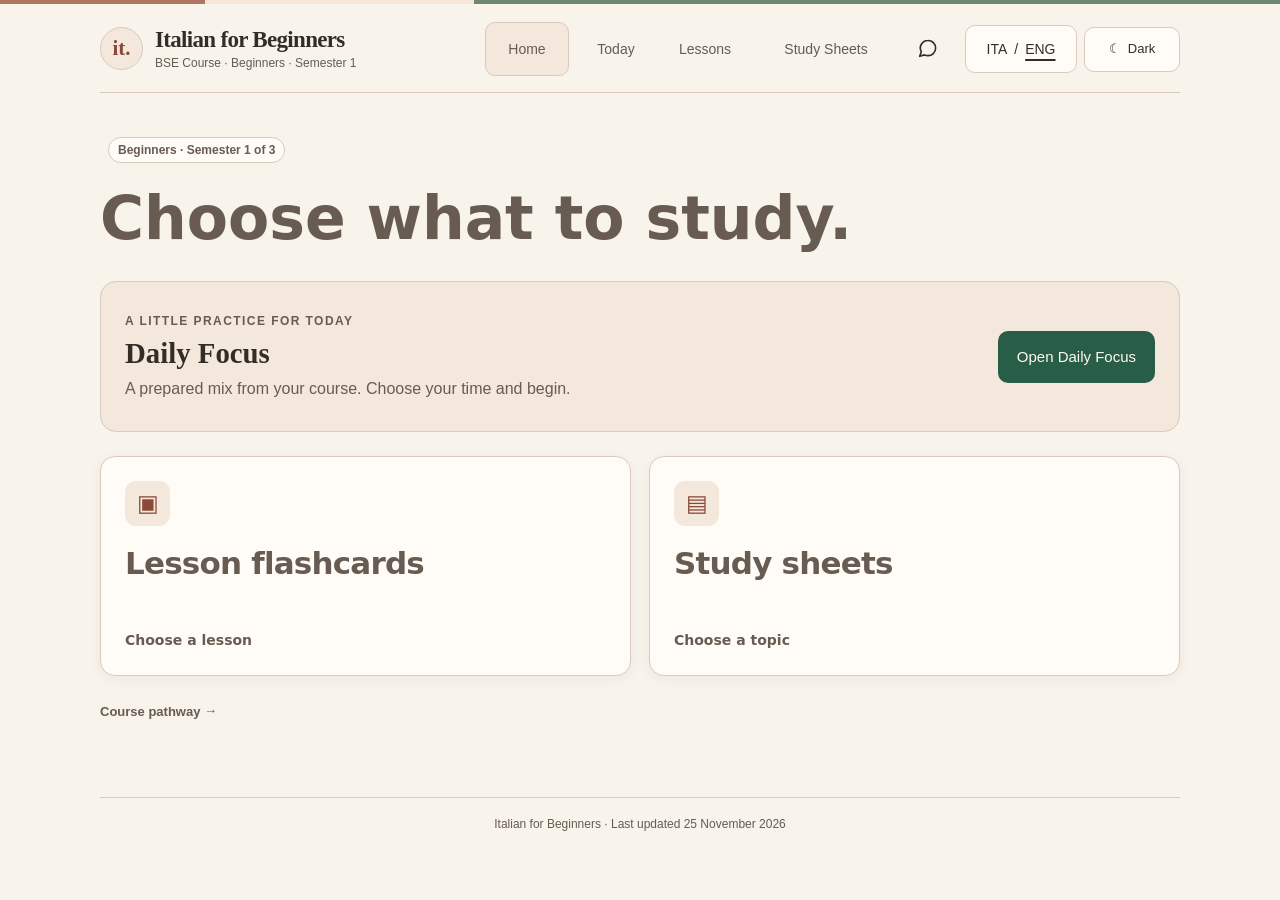
<file: index.html>
<!doctype html>
<html lang="en" class="course-data-pending">
<head>
  <meta charset="utf-8">
  <script src="learning-resume-v2.js?v=20261112flow"></script>
  <script>(function(){var h=document.documentElement;h.classList.add('course-booting');try{var t=localStorage.getItem('italianCourseThemeV1')||'light',l=localStorage.getItem('italianCourseLanguageV1')||'en';h.dataset.italianTheme=t;h.dataset.uiLanguage=l;h.style.colorScheme=t;h.style.backgroundColor=t==='dark'?'#1d1c1a':'#f8f3eb';}catch(e){h.dataset.italianTheme='light';}})();</script>
  <style>html.course-booting body>:not(#courseBoot){visibility:hidden!important}html{background:#f8f3eb}html[data-italian-theme=dark]{background:#1d1c1a}</style>

  <meta name="viewport" content="width=device-width,initial-scale=1">
  <meta name="description" content="Italian for Beginners: lesson flashcards, study sheets and daily practice. Beginners Semester 1. Updated 25 November 2026.">
  <title>Italian for Beginners - BSE Course</title>
  <link rel="stylesheet" href="styles.css?v=20261123front">
  <link rel="stylesheet" href="review-enhancements.css">
  <link rel="stylesheet" href="google-review.css">
  <link rel="stylesheet" href="audit-tools.css?v=4">
  <link rel="stylesheet" href="audit-workflow-v3.css?v=2">
  <link rel="stylesheet" href="reset-icon.css?v=1">
  <link rel="stylesheet" href="study-sheets.css?v=1">
  <link rel="stylesheet" href="course-navigation-v1.css?v=1">
  <link rel="stylesheet" href="guided-course-v1.css?v=20261104a">
  <link rel="stylesheet" href="editorial-theme-v1.css?v=20261104d">
  <link rel="stylesheet" href="course-site-header-v1.css?v=practice-routes-1">
  <link rel="stylesheet" href="learning-session-v1.css?v=20261104a">
  <link rel="stylesheet" href="guided-learning-session-v1.css?v=20261104a">
  <link rel="stylesheet" href="italian-warm-editorial-v1.css?v=20261105a">
  <link rel="stylesheet" href="lesson6/styles.css?v=20261106a">
  <link rel="stylesheet" href="lesson3-origins-v1.css?v=20261109a">
  <link rel="stylesheet" href="course-ui-language-v1.css?v=20261111a">
  <script src="course-ui-italian-v1.js?v=practice-routes-1" defer></script>
  <script src="course-ui-guidance-v1.js?v=20261111a" defer></script>
  <script src="course-ui-language-v1.js?v=practice-routes-1" defer></script>
  <link rel="stylesheet" href="course-shell-boot-v1.css?v=20261111library">
  <script src="course-shell-boot-v1.js?v=20261111library" defer></script>
  <link rel="stylesheet" href="study/library-v1.css?v=20261125sources">
  <link rel="stylesheet" href="lesson8-practice/styles.css?v=20261121">
  <link rel="stylesheet" href="lesson7/styles.css?v=20261113review">
  <link rel="stylesheet" href="learning-controls-v2.css?v=20261113answer">
  <link rel="stylesheet" href="study/daily-practice.css?v=20261126references1">
  <link rel="stylesheet" href="study/visual-exercises.css?v=course-theme-1">
  <link rel="stylesheet" href="study/jobs-in-photos.css?v=course-theme-1">
  <link rel="stylesheet" href="study/articles-guide.css?v=articles-guide-1">
  <link rel="stylesheet" href="study/daily-focus.css?v=20261125focus1">
  <link rel="stylesheet" href="study/today.css?v=20261126layout1">
</head>
<body class="card nightMode resource-flashcards">
<div id="courseBoot" role="status" aria-live="polite"><strong>Italian for Beginners</strong><span>Loading your study space…</span><div class="boot-line"></div><div class="boot-line"></div></div>
<noscript><style>html.course-booting body>:not(#courseBoot){visibility:visible!important}#courseBoot{display:none!important}</style><p>Enable JavaScript to use the interactive exercises.</p></noscript>

  <div class="site-shell">
    <header class="site-intro">
      <div>
        <p class="eyebrow">Italian learning and review</p>
        <h1>Italian for Beginners - BSE Course</h1>
        <p>Use Learn for private practice, or Review to inspect the same resources and send corrections.</p>
        <p>The site is suitable for course members and independent beginner learners.</p>
      </div>
      <button class="general-comment" type="button" data-comment-scope="general">General comment</button>
    </header>

    <div id="reviewerIdentityMount"></div>
    <div id="courseNavigationMount"></div>

    <nav id="lessonNav" class="lesson-nav" aria-label="Flashcard lesson navigation"></nav>

    <section class="study-sheets-section" aria-labelledby="studySheetsTitle" aria-hidden="true">
      <div class="study-sheets-heading">
        <p class="eyebrow">Study resources</p>
        <h2 id="studySheetsTitle">Study sheets</h2>
        <p>Loading the organised study guides…</p>
      </div>
    </section>

    <div id="courseDataStatus" class="course-data-status">Loading all five lessons together…</div>

    <div class="lesson-toolbar" id="lessonToolbar" hidden>
      <select id="deck" aria-label="Filter by subdeck"><option value="">All subdecks</option></select>
      <input id="search" type="search" placeholder="Search this lesson" aria-label="Search this lesson">
      <span id="count" aria-live="polite"></span>
      <button id="expandAll" type="button">Open all subdecks</button>
    </div>

    <main id="app"><div class="loading">Loading course flashcards…</div></main>

    <footer class="site-footer">Italian for Beginners - BSE Course · <time datetime="2026-11-25">Last updated 25 November 2026</time></footer>
  </div>

  <iframe id="googleReviewSink" name="googleReviewSink" title="Comment submission target" aria-hidden="true"></iframe>

  <div class="review-modal" id="reviewModal" hidden>
    <div class="review-backdrop" data-close-modal></div>
    <section class="review-dialog" role="dialog" aria-modal="true" aria-labelledby="reviewTitle">
      <span class="scope-badge" id="scopeBadge">Card comment</span>
      <h2 id="reviewTitle">Leave a comment</h2>
      <p class="review-context" id="reviewContext"></p>
      <form class="review-form" id="reviewForm" method="POST" action="https://script.google.com/macros/s/AKfycbyBZwlHEKrcPVnLRGKVgorqGf-3K9yU9GWcuoRSqAt1UwTdVauUW_ZmYWle7Z050uZbww/exec" target="googleReviewSink">
        <p class="hidden-field" aria-hidden="true"><label>Do not fill this in: <input name="bot-field" tabindex="-1" autocomplete="off"></label></p>
        <input type="hidden" name="scope" id="formScope"><input type="hidden" name="item_id" id="formItemId"><input type="hidden" name="lesson" id="formLesson"><input type="hidden" name="deck" id="formDeck"><input type="hidden" name="card_key" id="formCardKey"><input type="hidden" name="card_summary" id="formCardSummary"><input type="hidden" name="site_version" value="2026-11-01-course-shell-v1">
        <label for="reviewer">Name or initials</label><input id="reviewer" name="reviewer" maxlength="80" autocomplete="name" required>
        <label for="comment">Comment</label><textarea id="comment" name="comment" maxlength="4000" required placeholder="What should be checked or changed?"></textarea>
        <div class="modal-buttons"><button class="modal-close" type="button" data-close-modal>Cancel</button><button class="modal-submit" type="submit">Send comment</button></div>
        <div class="form-status" id="formStatus" aria-live="polite"></div>
      </form>
    </section>
  </div>

  <script src="google-review.js?v=6.0.2" defer></script>
  <script src="early-card-tasks.js?v=20261123" defer></script>
  <script src="lesson8-practice/card-tasks.js?v=20261123" defer></script>
  <script src="course-card-front-v1.js?v=20261123" defer></script>
  <script src="app.js?v=20261123front" defer></script>
  <script src="lesson6/content.js?v=20261109numbers" defer></script>
  <script src="lesson7/content.js?v=20261116infinitive" defer></script>
  <script src="lesson8-practice/content.js?v=20261121" defer></script>
  <script src="lesson9/content.js?v=20261126source" defer></script>
  <script src="study/daily-verbs.js?v=20261125language" defer></script>
  <script src="study/verb-reference-view.js?v=20261126references1" defer></script>
  <script src="daily-verb-cards/content.js?v=20261126references1" defer></script>
  <script src="course-data-loader-v1.js?v=20261126references1" defer></script>
  <script src="v60-bootstrap.js?v=1" defer></script>
  <script src="lesson3-revisions.js?v=1" defer></script>
  <script src="pronunciation-v62.js?v=2" defer></script>
  <script src="article-progression-v62.js?v=1" defer></script>
  <script src="compact-pronunciation-finalizer-v622.js?v=1" defer></script>
  <script src="semantic-highlights-v623.js?v=2" defer></script>
  <script src="mode-toggle.js?v=2" defer></script>
  <script src="audit-tools.js?v=4" defer></script>
  <script src="audit-overview.js?v=4" defer></script>
  <script src="card-flip-experience-v624.js?v=1" defer></script>
  <script src="final-content-integrity-v627.js?v=2" defer></script>
  <script src="pronunciation-decisions-v628.js?v=1" defer></script>
  <script src="lesson3-origins-v1.js?v=20261109a" defer></script>
  <script src="course-navigation-v1.js?v=20261109l3" defer></script>
  <script src="study/daily-focus-engine.js?v=20261125focus1" defer></script>
  <script src="study/daily-focus-content.js?v=20261126words1" type="module"></script>
  <script src="course-practice-routes-v1.js?v=20261126references1" defer></script>
  <script src="course-site-header-v1.js?v=20261125focus1" defer></script>
  <script src="learning-session-v1.js?v=20261112flow" defer></script>
  <script src="study/library-map-v1.js?v=20261111library" defer></script>
  <script src="study/homework-evidence.js?v=20261125sources" defer></script>
  <script src="lesson7/integration.js?v=20261113review" defer></script>
  <script src="lesson8-practice/catalogue.js?v=20261121" defer></script>
  <script src="course-study-links-v1.js?v=20261125verbs" defer></script>
  <script src="guided-course-v2.js?v=20261126layout1" defer></script>
  <script src="lesson9/integration.js?v=20261126source" defer></script>
<script src="learning-controls-v2.js?v=20261113answer" defer></script>
<script src="daily-focus-hooks.js?v=20261125focus1" defer></script>
</body>
</html>
</file>
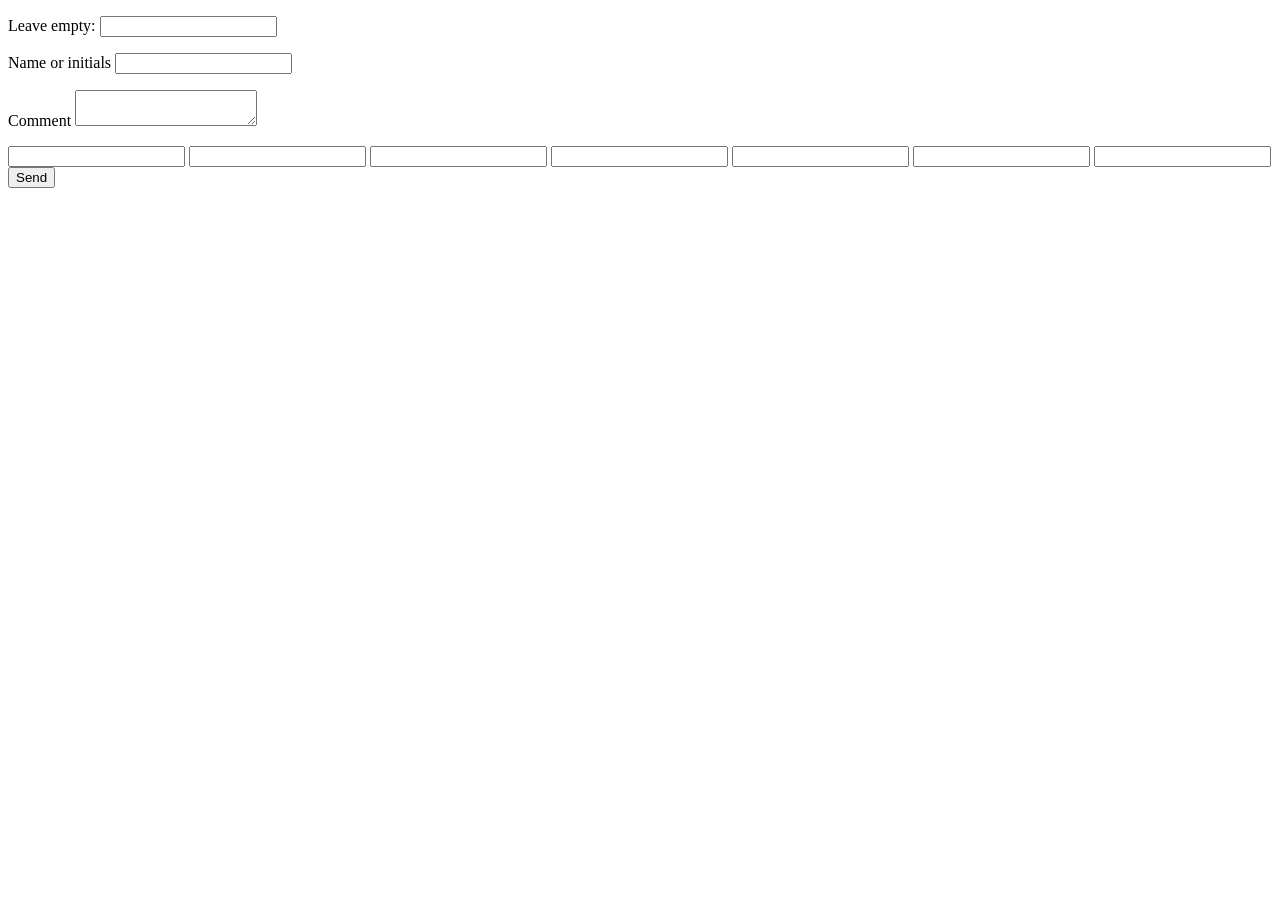
<file: forms.html>
<!doctype html>
<html lang="en">
<head>
  <meta charset="utf-8">
  <meta name="robots" content="noindex">
  <title>Review form blueprint</title>
</head>
<body>
  <!-- Static Netlify form blueprint. The visible modal in index.html posts the same named fields here. -->
  <form name="card-review" method="POST" data-netlify="true" netlify-honeypot="bot-field">
    <input type="hidden" name="form-name" value="card-review">
    <p><label>Leave empty: <input name="bot-field"></label></p>
    <p><label>Name or initials <input name="reviewer"></label></p>
    <p><label>Comment <textarea name="comment"></textarea></label></p>
    <input name="scope">
    <input name="item_id">
    <input name="lesson">
    <input name="deck">
    <input name="card_key">
    <input name="card_summary">
    <input name="site_version">
    <button type="submit">Send</button>
  </form>
</body>
</html>
</file>
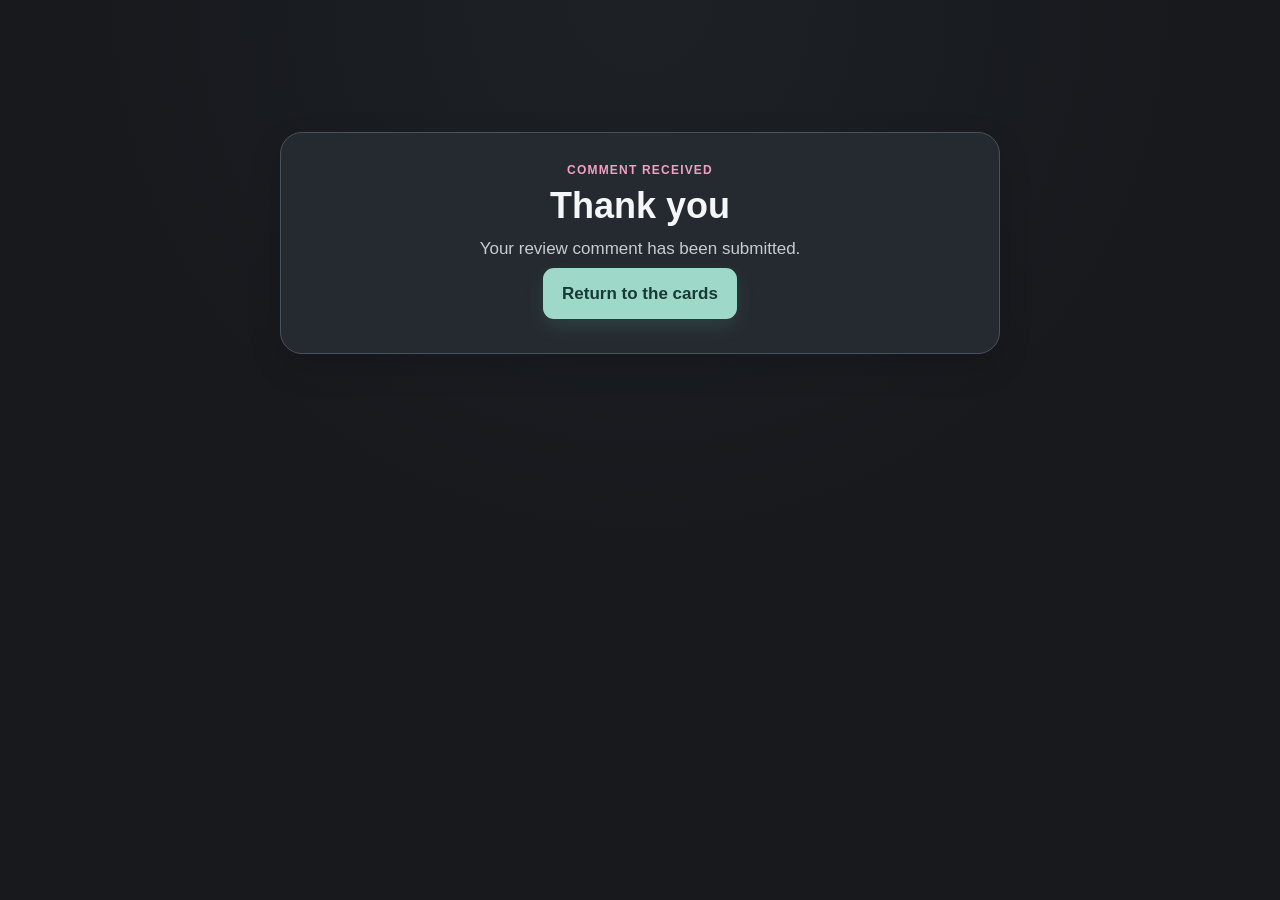
<file: thank-you.html>
<!doctype html>
<html lang="en">
<head>
  <meta charset="utf-8">
  <meta name="viewport" content="width=device-width,initial-scale=1">
  <meta name="description" content="Italian flash-card review comment received.">
  <title>Comment received · Italian for Beginners - BSE Course</title>
  <link rel="stylesheet" href="styles.css">
  <link rel="stylesheet" href="review-enhancements.css">
</head>
<body class="card nightMode">
  <main class="site-shell">
    <section class="site-intro" style="display:block;max-width:720px;margin-top:12vh;text-align:center">
      <p class="eyebrow">Comment received</p>
      <h1>Thank you</h1>
      <p>Your review comment has been submitted.</p>
      <p><button class="reveal-button" type="button" onclick="history.length > 1 ? history.back() : location.href='/'">Return to the cards</button></p>
    </section>
  </main>
</body>
</html>
</file>
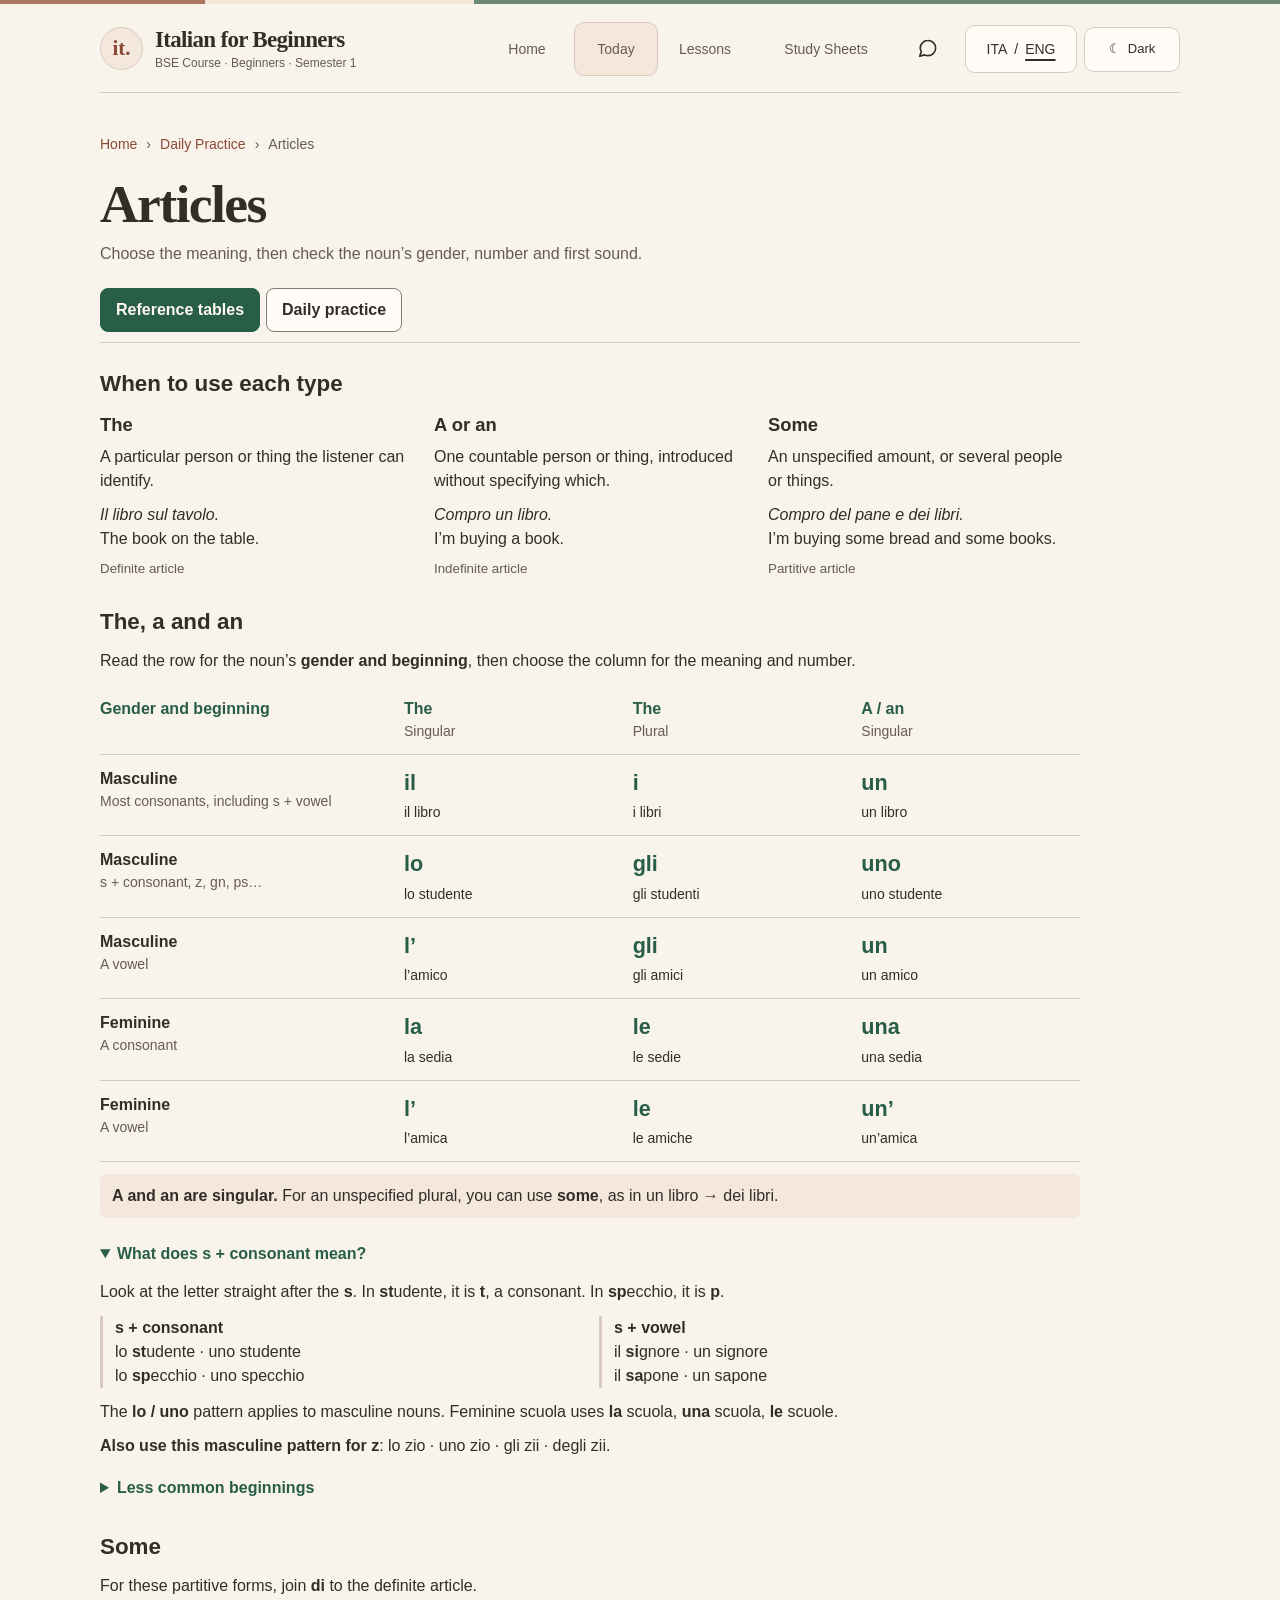
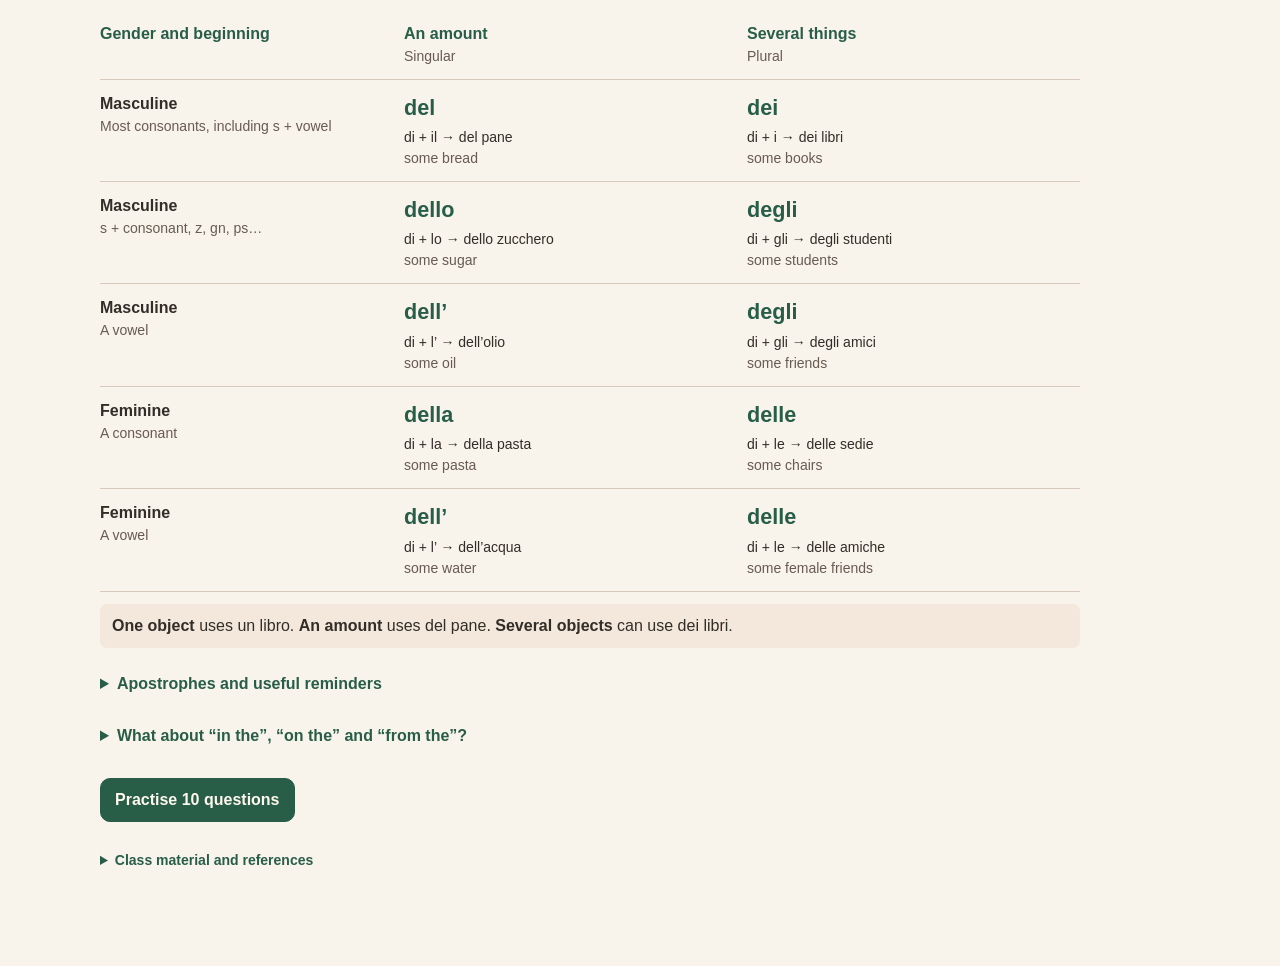
<file: study/articles-guide.html>
<!doctype html>
<html lang="en-GB">
<head>
  <meta charset="utf-8">
  <meta name="viewport" content="width=device-width, initial-scale=1">
  <script src="/course-practice-routes-v1.js?v=articles-guide-1"></script>
  <title>Articles | Italian for Beginners</title>
</head>
<body>
<main class="course-practice articles-guide" data-article-guide>
  <div class="intro"><h1>Articles</h1><p>Choose the meaning, then check the noun’s gender, number and first sound.</p></div>
  <div class="ag-tabs" role="tablist" aria-label="Article guide">
    <button type="button" role="tab" id="ag-reference-tab" aria-selected="true" aria-controls="ag-reference">Reference tables</button>
    <button type="button" role="tab" id="ag-practice-tab" aria-selected="false" aria-controls="ag-practice">Daily practice</button>
  </div>
  <section id="ag-reference" role="tabpanel" aria-labelledby="ag-reference-tab" lang="en-GB" data-ui-no-translate>
    <h2>When to use each type</h2>
    <div class="ag-meanings">
      <div><h3>The</h3><p>A particular person or thing the listener can identify.</p><p><i lang="it">Il libro sul tavolo.</i><br>The book on the table.</p><small>Definite article</small></div>
      <div><h3>A or an</h3><p>One countable person or thing, introduced without specifying which.</p><p><i lang="it">Compro un libro.</i><br>I’m buying a book.</p><small>Indefinite article</small></div>
      <div><h3>Some</h3><p>An unspecified amount, or several people or things.</p><p><i lang="it">Compro del pane e dei libri.</i><br>I’m buying some bread and some books.</p><small>Partitive article</small></div>
    </div>
    <h2>The, a and an</h2>
    <p class="ag-table-help">Read the row for the noun’s <b>gender and beginning</b>, then choose the column for the meaning and number.</p>
    <table class="ag-table">
      <caption class="ag-sr">Definite and indefinite articles by gender, beginning and number</caption>
      <thead><tr><th scope="col">Gender and beginning</th><th scope="col">The<br><small>Singular</small></th><th scope="col">The<br><small>Plural</small></th><th scope="col">A / an<br><small>Singular</small></th></tr></thead>
      <tbody>
        <tr><th scope="row">Masculine<br><small>Most consonants, including s + vowel</small></th><td><b lang="it">il</b><span lang="it">il libro</span></td><td><b lang="it">i</b><span lang="it">i libri</span></td><td><b lang="it">un</b><span lang="it">un libro</span></td></tr>
        <tr><th scope="row">Masculine<br><small>s + consonant, z, gn, ps…</small></th><td><b lang="it">lo</b><span lang="it">lo studente</span></td><td><b lang="it">gli</b><span lang="it">gli studenti</span></td><td><b lang="it">uno</b><span lang="it">uno studente</span></td></tr>
        <tr><th scope="row">Masculine<br><small>A vowel</small></th><td><b lang="it">l’</b><span lang="it">l’amico</span></td><td><b lang="it">gli</b><span lang="it">gli amici</span></td><td><b lang="it">un</b><span lang="it">un amico</span></td></tr>
        <tr><th scope="row">Feminine<br><small>A consonant</small></th><td><b lang="it">la</b><span lang="it">la sedia</span></td><td><b lang="it">le</b><span lang="it">le sedie</span></td><td><b lang="it">una</b><span lang="it">una sedia</span></td></tr>
        <tr><th scope="row">Feminine<br><small>A vowel</small></th><td><b lang="it">l’</b><span lang="it">l’amica</span></td><td><b lang="it">le</b><span lang="it">le amiche</span></td><td><b lang="it">un’</b><span lang="it">un’amica</span></td></tr>
      </tbody>
    </table>
    <p class="ag-note"><b>A and an are singular.</b> For an unspecified plural, you can use <b>some</b>, as in <span lang="it">un libro → dei libri</span>.</p>
    <details class="ag-rules" open>
      <summary>What does s + consonant mean?</summary>
      <p>Look at the letter straight after the <b>s</b>. In <span lang="it"><b>st</b>udente</span>, it is <b>t</b>, a consonant. In <span lang="it"><b>sp</b>ecchio</span>, it is <b>p</b>.</p>
      <div class="ag-contrasts">
        <p><b>s + consonant</b><br><span lang="it">lo <b>st</b>udente · uno studente<br>lo <b>sp</b>ecchio · uno specchio</span></p>
        <p><b>s + vowel</b><br><span lang="it">il <b>si</b>gnore · un signore<br>il <b>sa</b>pone · un sapone</span></p>
      </div>
      <p>The <b>lo / uno</b> pattern applies to masculine nouns. Feminine <span lang="it">scuola</span> uses <span lang="it"><b>la</b> scuola, <b>una</b> scuola, <b>le</b> scuole</span>.</p>
      <p><b>Also use this masculine pattern for z</b>: <span lang="it">lo zio · uno zio · gli zii · degli zii</span>.</p>
      <details><summary>Less common beginnings</summary><p><b>gn</b> uses <span lang="it">lo gnomo</span>; <b>ps</b> uses <span lang="it">lo psicologo</span>; <b>x</b> uses <span lang="it">lo xilofono</span>. Consonantal <b>i / y</b>, sounding like the y in “yes”, also uses this pattern: <span lang="it">lo yogurt</span>.</p><p><b>pn</b> traditionally uses <span lang="it">lo pneumatico</span>. Everyday <span lang="it">il pneumatico</span> is also accepted. <b>P + consonant is too broad a rule:</b> <span lang="it">il professore</span> and <span lang="it">un professore</span> use the ordinary pattern.</p><p>A silent <b>h</b> follows the next sound: <span lang="it">l’hotel · un hotel</span>. Other borrowed words can vary with pronunciation.</p></details>
    </details>
    <h2>Some</h2>
    <p class="ag-table-help">For these partitive forms, join <b lang="it">di</b> to the definite article.</p>
    <table class="ag-table ag-some-table">
      <caption class="ag-sr">Partitive articles for amounts and plural people or things</caption>
      <thead><tr><th scope="col">Gender and beginning</th><th scope="col">An amount<br><small>Singular</small></th><th scope="col">Several things<br><small>Plural</small></th></tr></thead>
      <tbody>
        <tr><th scope="row">Masculine<br><small>Most consonants, including s + vowel</small></th><td><b lang="it">del</b><span lang="it">di + il → del pane</span><small>some bread</small></td><td><b lang="it">dei</b><span lang="it">di + i → dei libri</span><small>some books</small></td></tr>
        <tr><th scope="row">Masculine<br><small>s + consonant, z, gn, ps…</small></th><td><b lang="it">dello</b><span lang="it">di + lo → dello zucchero</span><small>some sugar</small></td><td><b lang="it">degli</b><span lang="it">di + gli → degli studenti</span><small>some students</small></td></tr>
        <tr><th scope="row">Masculine<br><small>A vowel</small></th><td><b lang="it">dell’</b><span lang="it">di + l’ → dell’olio</span><small>some oil</small></td><td><b lang="it">degli</b><span lang="it">di + gli → degli amici</span><small>some friends</small></td></tr>
        <tr><th scope="row">Feminine<br><small>A consonant</small></th><td><b lang="it">della</b><span lang="it">di + la → della pasta</span><small>some pasta</small></td><td><b lang="it">delle</b><span lang="it">di + le → delle sedie</span><small>some chairs</small></td></tr>
        <tr><th scope="row">Feminine<br><small>A vowel</small></th><td><b lang="it">dell’</b><span lang="it">di + l’ → dell’acqua</span><small>some water</small></td><td><b lang="it">delle</b><span lang="it">di + le → delle amiche</span><small>some female friends</small></td></tr>
      </tbody>
    </table>
    <p class="ag-note"><b>One object</b> uses <span lang="it">un libro</span>. <b>An amount</b> uses <span lang="it">del pane</span>. <b>Several objects</b> can use <span lang="it">dei libri</span>.</p>
    <details class="ag-rules">
      <summary>Apostrophes and useful reminders</summary>
      <ul>
        <li>Choose from the <b>Italian noun</b>. English “a” or “an” does not choose the Italian article: <span lang="it">uno zio</span> means “an uncle”.</li>
        <li><span lang="it"><b>Un amico</b></span> is masculine. Keep the space after <span lang="it">un</span>.</li>
        <li><span lang="it"><b>Un’amica</b></span> is feminine. It is the shortened form of <span lang="it">una amica</span>. The apostrophe replaces the final <span lang="it">a</span>.</li>
        <li><span lang="it"><b>L’amico → gli amici.</b></span> <span lang="it"><b>L’amica → le amiche.</b></span> The noun’s gender determines the plural.</li>
        <li>Check the <b>word immediately after the article</b>. Compare <span lang="it">lo studente</span> with <span lang="it">il bravo studente</span>.</li>
        <li>The same forms can mean <b>of the</b> in another sentence. <span lang="it">Il colore del libro</span> means “the colour of the book”.</li>
        <li>Italian also uses the definite article for general categories: <span lang="it">Mi piace la musica</span> means “I like music”.</li>
      </ul>
    </details>
    <details class="ag-rules">
      <summary>What about “in the”, “on the” and “from the”?</summary>
      <p>These are <b>preposition + article</b> combinations, called <i lang="it">preposizioni articolate</i>. For example, <span lang="it">in + il → nel</span>, <span lang="it">su + il → sul</span> and <span lang="it">da + il → dal</span>.</p>
      <p>The “in, on and from” exercises cover these combinations. This guide focuses on choosing the article.</p>
    </details>
    <button type="button" class="primary ag-start">Practise 10 questions</button>
    <details class="ag-sources"><summary>Class material and references</summary><div id="ag-source-links"><p>Adapted from Laura’s Session 3 article tables, Session 4 plural tables, the “Plurali Indeterminativi” group activity and the singular/plural homework. The article-choice format follows the supplied Nuovo Espresso Plus 1 homework, page 172, exercise 9. Extra examples help contrast the rules.</p><p>Grammar references:</p><ul><li><a href="https://www.treccani.it/enciclopedia/articoli-determinativi_(La-grammatica-italiana)/" target="_blank" rel="noreferrer">Treccani: definite articles</a></li><li><a href="https://accademiadellacrusca.it/it/consulenza/larticolo-indeterminativo/82" target="_blank" rel="noreferrer">Accademia della Crusca: indefinite articles and apostrophes</a></li><li><a href="https://www.treccani.it/enciclopedia/articolo-partitivo_(La-grammatica-italiana)/" target="_blank" rel="noreferrer">Treccani: partitive articles</a></li><li><a href="https://accademiadellacrusca.it/it/consulenza/il-pneumatico--lo-pneumatico/12" target="_blank" rel="noreferrer">Accademia della Crusca: il / lo pneumatico</a></li></ul></div></details>
  </section>
  <section id="ag-practice" role="tabpanel" aria-labelledby="ag-practice-tab" hidden lang="en-GB" data-ui-no-translate>
    <label class="ag-filter">Practise<select id="ag-group"><option value="mixed">Mixed daily round</option><option value="definite">The</option><option value="indefinite">A or an</option><option value="partitive">Some</option><option value="rules">Which rule?</option></select></label>
    <div id="ag-question"></div>
  </section>
</main>
</body>
</html>
</file>
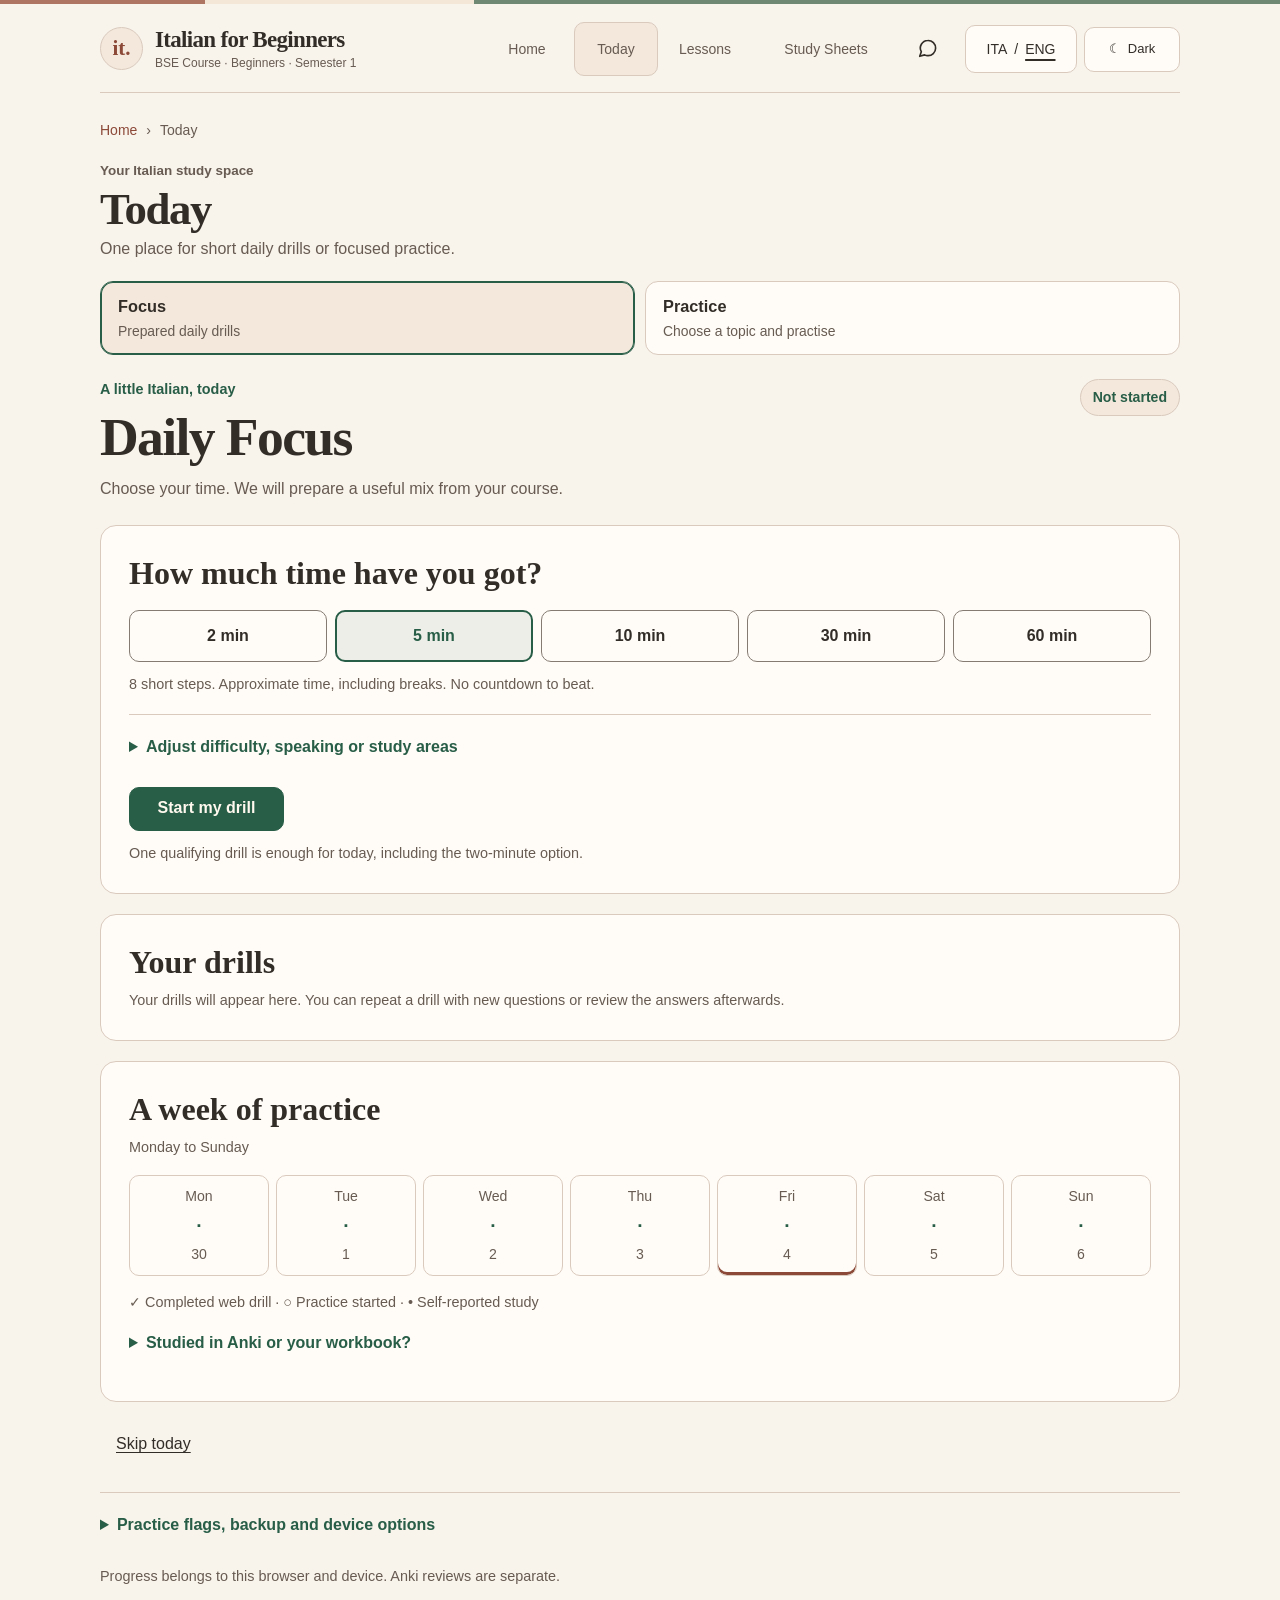
<file: study/daily-focus.html>
<!doctype html>
<html lang="en-GB">
<head>
  <meta charset="utf-8">
  <meta name="viewport" content="width=device-width, initial-scale=1">
  <script src="/course-practice-routes-v1.js?v=20261125focus1"></script>
  <title>Daily Focus | Italian for Beginners</title>
</head>
<body>
  <main class="course-practice daily-focus" lang="en-GB" data-ui-no-translate>
    <div id="focusNotice" role="status" aria-live="polite" class="df-notice" hidden></div>
    <div id="focusStorage" role="alert" class="df-warning" hidden></div>
    <div id="focusView"><p role="status">Preparing your course material…</p></div>
    <p class="df-device">Progress belongs to this browser and device. Anki reviews are separate.</p>
    <noscript>Enable JavaScript to save and resume a Daily Focus drill.</noscript>
  </main>
</body>
</html>
</file>
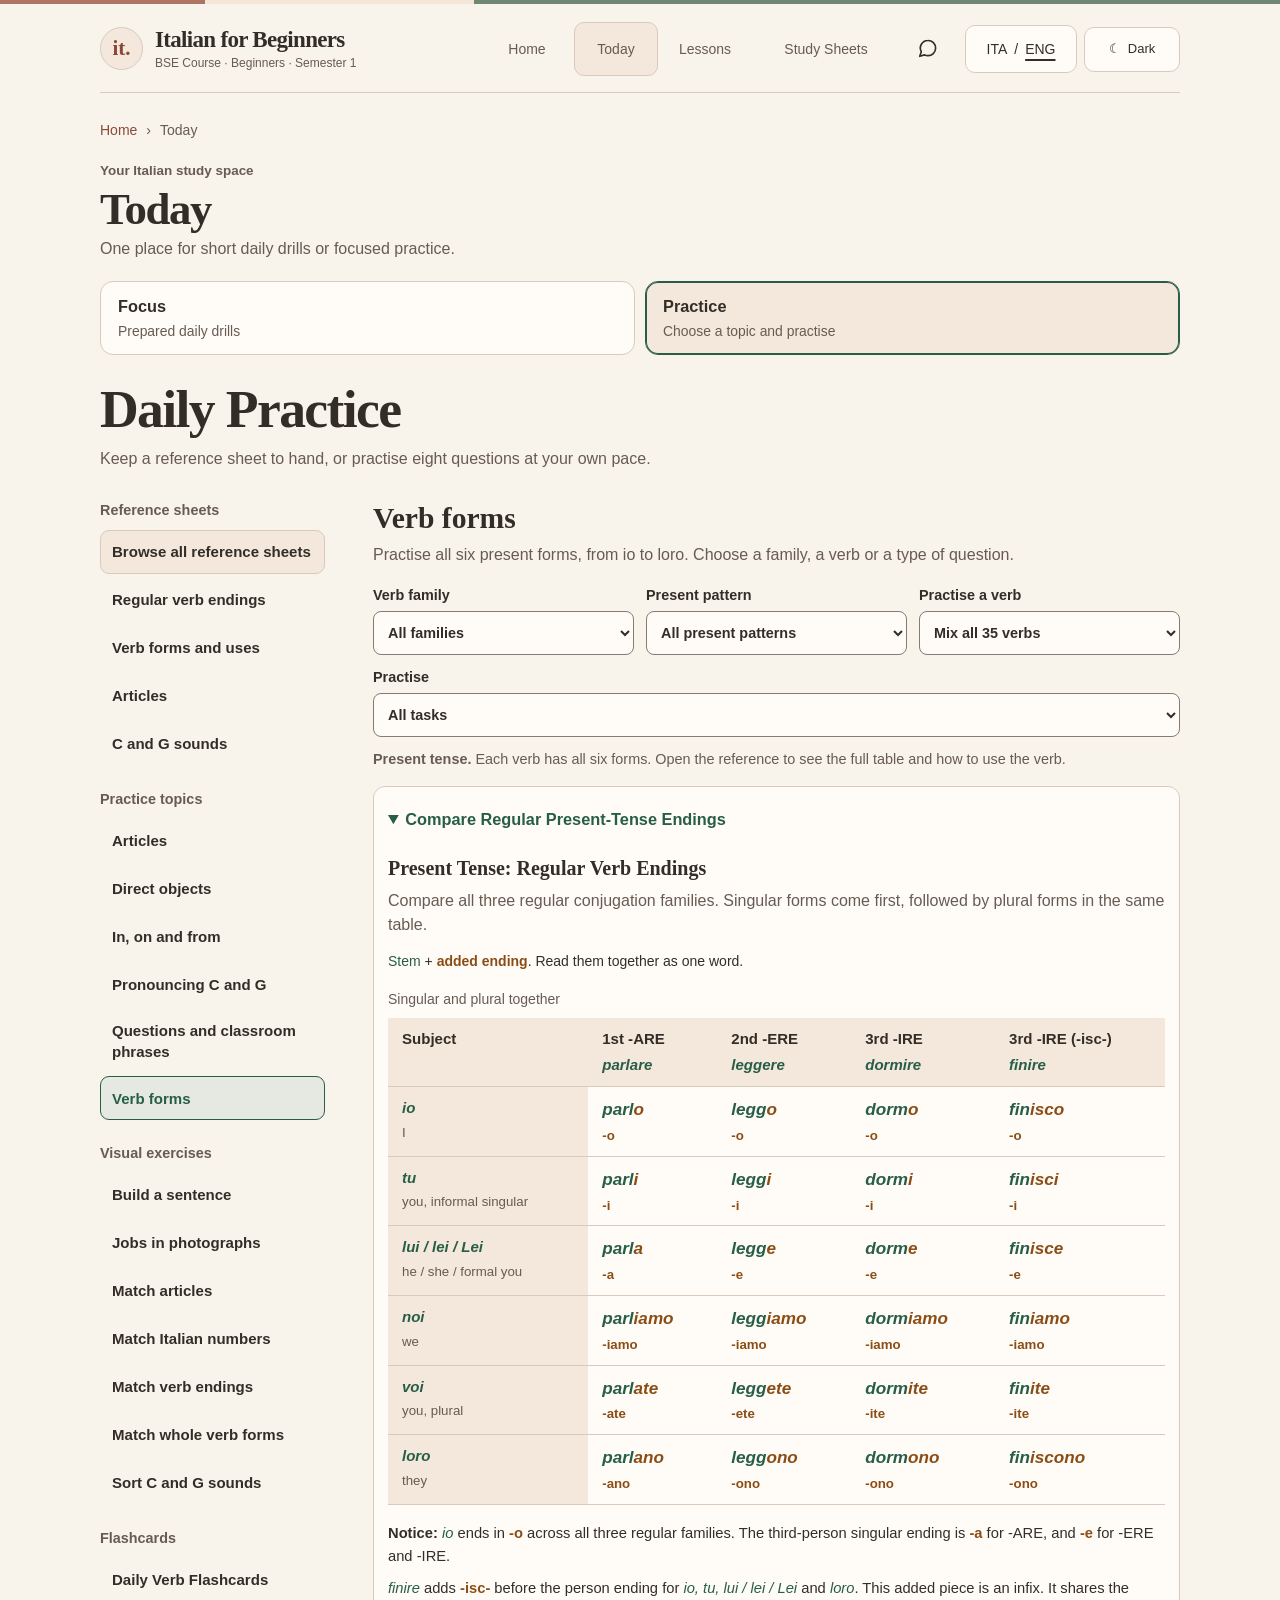
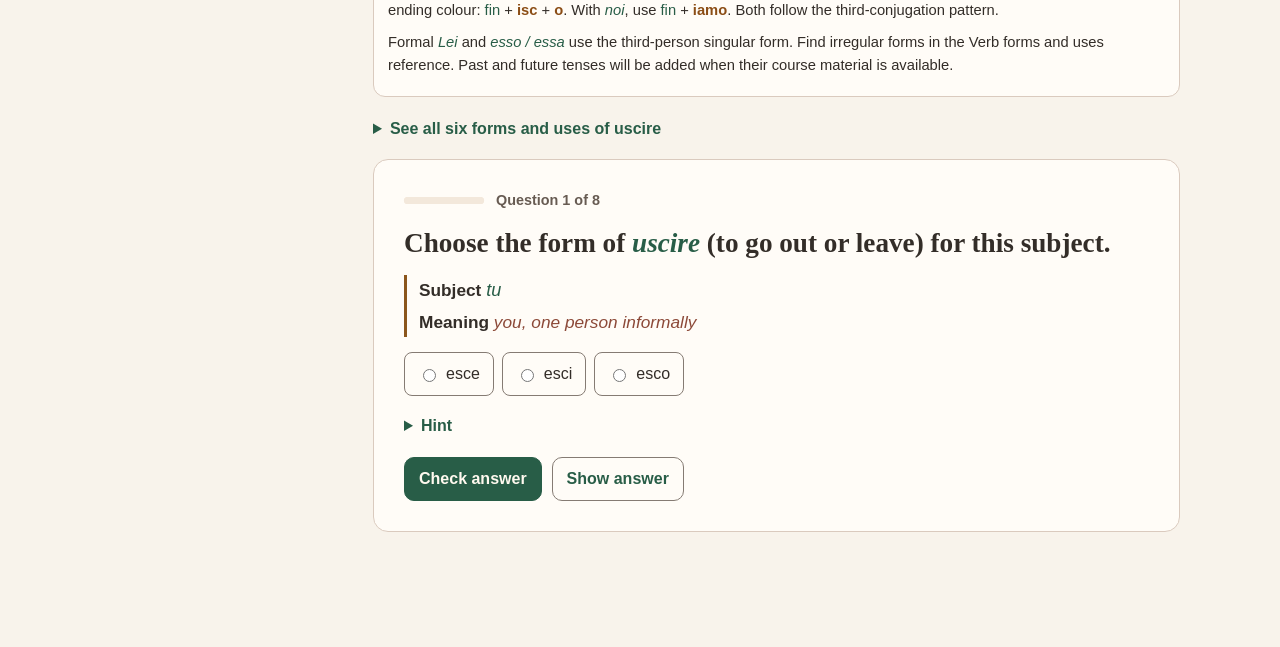
<file: study/daily-practice.html>
<!doctype html>
<html lang="en-GB">
<head>
  <meta charset="utf-8">
  <meta name="viewport" content="width=device-width, initial-scale=1">
  <script src="/course-practice-routes-v1.js?v=1"></script>
  <title>Daily Practice | Italian for Beginners</title>
  <link rel="stylesheet" href="daily-practice.css">
</head>
<body>
  <main class="course-practice daily-page">
    <div class="intro"><h1>Daily Practice</h1><p>Keep a reference sheet to hand, or practise eight questions at your own pace.</p></div>
    <div class="workspace">
      <aside id="topics" class="practice-sidebar" aria-label="Practice navigation">
        <section class="practice-nav-group" aria-labelledby="reference-nav-title">
          <h2 id="reference-nav-title">Reference sheets</h2>
          <nav id="reference-links" class="practice-nav" aria-label="Reference sheets"></nav>
        </section>
        <section class="practice-nav-group" aria-labelledby="practice-nav-title">
          <h2 id="practice-nav-title">Practice topics</h2>
          <nav id="topic-buttons" class="practice-nav" aria-label="Practice topics"></nav>
        </section>
        <section class="practice-nav-group" aria-labelledby="visual-nav-title">
          <h2 id="visual-nav-title">Visual exercises</h2>
          <nav class="practice-nav" aria-label="Visual exercises">
            <a class="practice-nav-row" href="/?page=visual-exercises&amp;activity=sentence">Build a sentence</a>
            <a class="practice-nav-row" href="/?page=jobs-in-photos">Jobs in photographs</a>
            <a class="practice-nav-row" href="/?page=visual-exercises&amp;activity=articles">Match articles</a>
            <a class="practice-nav-row" href="/?page=visual-exercises&amp;activity=numbers">Match Italian numbers</a>
            <a class="practice-nav-row" href="/?page=visual-exercises&amp;activity=verbs">Match verb endings</a>
            <a class="practice-nav-row" href="/?page=visual-exercises&amp;activity=forms">Match whole verb forms</a>
            <a class="practice-nav-row" href="/?page=visual-exercises&amp;activity=sounds">Sort C and G sounds</a>
          </nav>
        </section>
        <section class="practice-nav-group" aria-labelledby="flashcard-nav-title">
          <h2 id="flashcard-nav-title">Flashcards</h2>
          <nav class="practice-nav" aria-label="Flashcards">
            <a class="practice-nav-row" href="/?page=card&amp;lesson=PRACTICE">Daily Verb Flashcards</a>
          </nav>
        </section>
      </aside>
      <div id="work">
      <section id="practice-reference-view" aria-labelledby="practice-reference-title" lang="en-GB" data-ui-no-translate hidden>
        <div class="practice-reference-toolbar">
          <a class="reference-back" data-reference="all" href="?page=today&amp;tab=practice&amp;reference=all">All reference sheets</a>
          <button type="button" class="secondary" data-reference-return>Return to practice</button>
        </div>
        <header class="practice-reference-heading"><p class="reference-eyebrow">Keep for reference</p><h2 id="practice-reference-title" tabindex="-1"></h2><p id="practice-reference-intro"></p></header>
        <div id="practice-reference-body"></div>
      </section>
      <section id="practice-drill" aria-labelledby="topic-title">
        <div class="topic-head"><h2 id="topic-title"></h2><p lang="en-GB" id="topic-intro"></p></div>
        <div id="filters" class="filters" hidden>
          <label>Verb family<select id="family"><option value="all">All families</option><option value="are">First conjugation (-ARE)</option><option value="ere">Second conjugation (-ERE)</option><option value="ire">Third conjugation (-IRE)</option><option value="auxiliary">Essere and avere (auxiliaries)</option></select></label>
          <label>Present pattern<select id="group"><option value="all">All present patterns</option><option value="regular">Regular in the present</option><option value="irregular">Irregular in the present</option></select></label>
          <label>Practise a verb<select id="verb"></select></label>
          <label id="focus-label">Practise<select id="focus"></select></label>
        </div>
        <p id="verb-scope" class="verb-scope" lang="en-GB" data-ui-no-translate hidden><strong>Present tense.</strong> Each verb has all six forms. Open the reference to see the full table and how to use the verb.</p>
        <details id="overview" class="conjugation-overview" hidden><summary>Compare Regular Present-Tense Endings</summary><div id="overview-body"></div></details>
        <details id="reference"><summary id="ref-title">Quick reference</summary><div id="ref-body" lang="en-GB" data-ui-no-translate></div></details>
        <div id="exercise"></div>
      </section>
      </div>
    </div>
    <noscript>Enable JavaScript to practise the exercises.</noscript>
  </main>
</body>
</html>
</file>
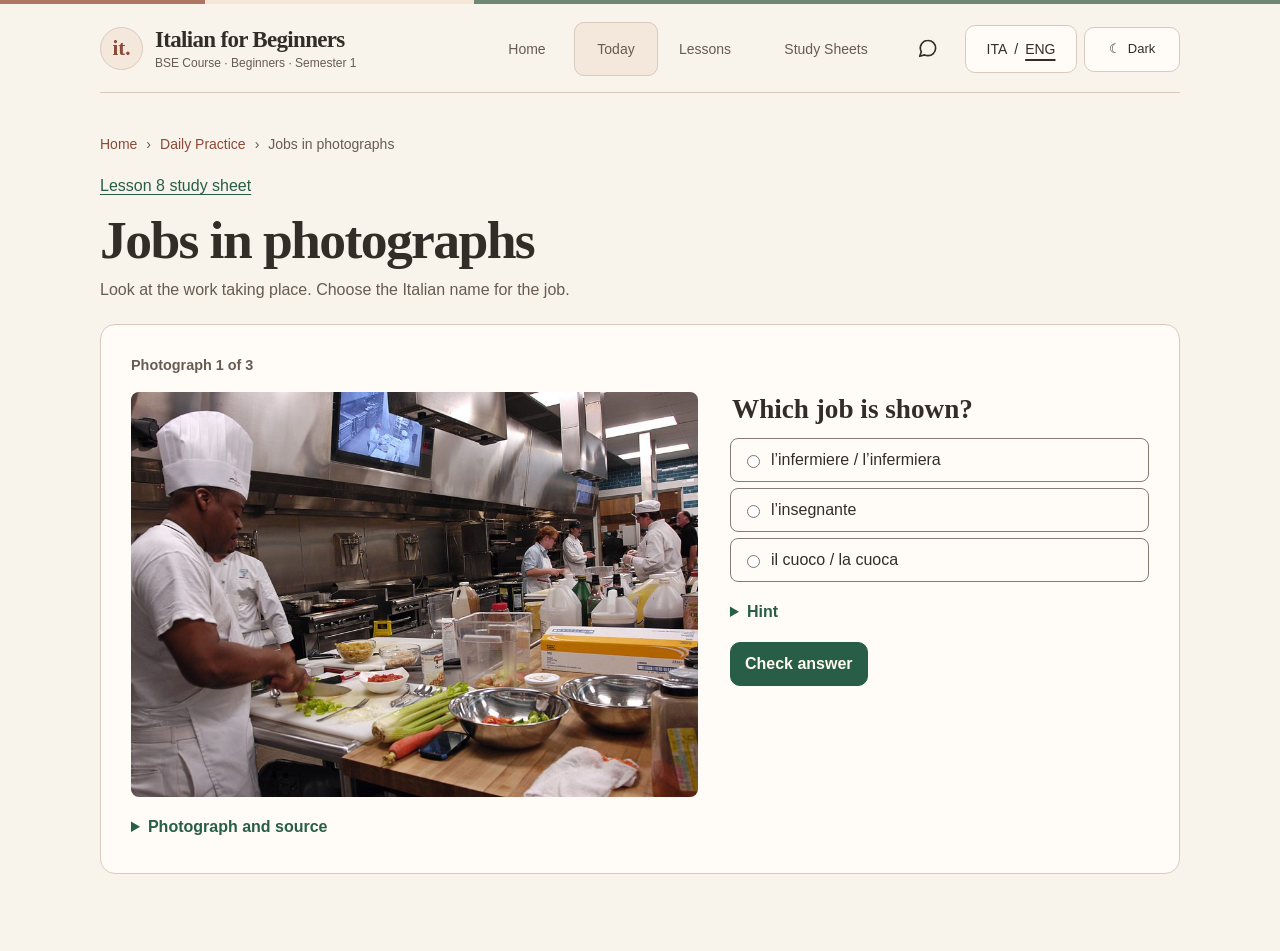
<file: study/jobs-in-photos.html>
<!doctype html>
<html lang="en-GB">
<head>
  <meta charset="utf-8">
  <meta name="viewport" content="width=device-width, initial-scale=1">
  <script src="/course-practice-routes-v1.js?v=1"></script>
  <title>Jobs in photographs | Italian for Beginners</title>
  <link rel="stylesheet" href="daily-practice.css">
  <link rel="stylesheet" href="jobs-in-photos.css">
</head>
<body>
  <main class="course-practice photo-page">
    <a class="practice-return" href="/study/study-sheets.html?sheet=l8-jobs-workplaces&amp;stage=practise&amp;mode=learn" data-back-to-sheet>Lesson 8 study sheet</a>
    <div class="intro"><h1>Jobs in photographs</h1><p>Look at the work taking place. Choose the Italian name for the job.</p></div>
    <section class="panel photo-panel" aria-label="Photo exercise">
      <p id="photo-state" lang="en-GB" data-ui-no-translate role="status">Loading photographs…</p>
      <button type="button" class="secondary" id="retry-photos" hidden>Try loading again</button>
      <div id="photo-question" hidden>
        <p class="meter" id="photo-count" lang="en-GB" data-ui-no-translate></p>
        <div class="photo-and-answers">
          <figure><img id="job-photo" lang="en-GB" data-ui-no-translate alt=""></figure>
          <div>
            <form id="job-form">
              <fieldset id="job-choices">
                <legend id="photo-prompt" lang="en-GB" data-ui-no-translate tabindex="-1">Which job is shown?</legend>
                <div id="job-options" lang="it" data-ui-no-translate></div>
              </fieldset>
              <details id="hint"><summary>Hint</summary><p lang="en-GB" data-ui-no-translate></p></details>
              <button type="submit" class="primary" id="check-job">Check answer</button>
            </form>
            <div id="job-feedback" lang="en-GB" data-ui-no-translate role="status" aria-live="polite" aria-atomic="true"></div>
            <button type="button" class="primary" id="next-photo" hidden>Next photograph</button>
          </div>
        </div>
        <details id="photo-credit"><summary>Photograph and source</summary><p id="photo-attribution"></p></details>
      </div>
      <div id="photo-complete" hidden>
        <h2 tabindex="-1">Round complete</h2>
        <p id="photo-score" lang="en-GB" data-ui-no-translate></p>
        <button type="button" class="primary" id="restart-photos">Practise again</button>
      </div>
    </section>
    <noscript>Enable JavaScript to answer the photo questions.</noscript>
  </main>
</body>
</html>
</file>
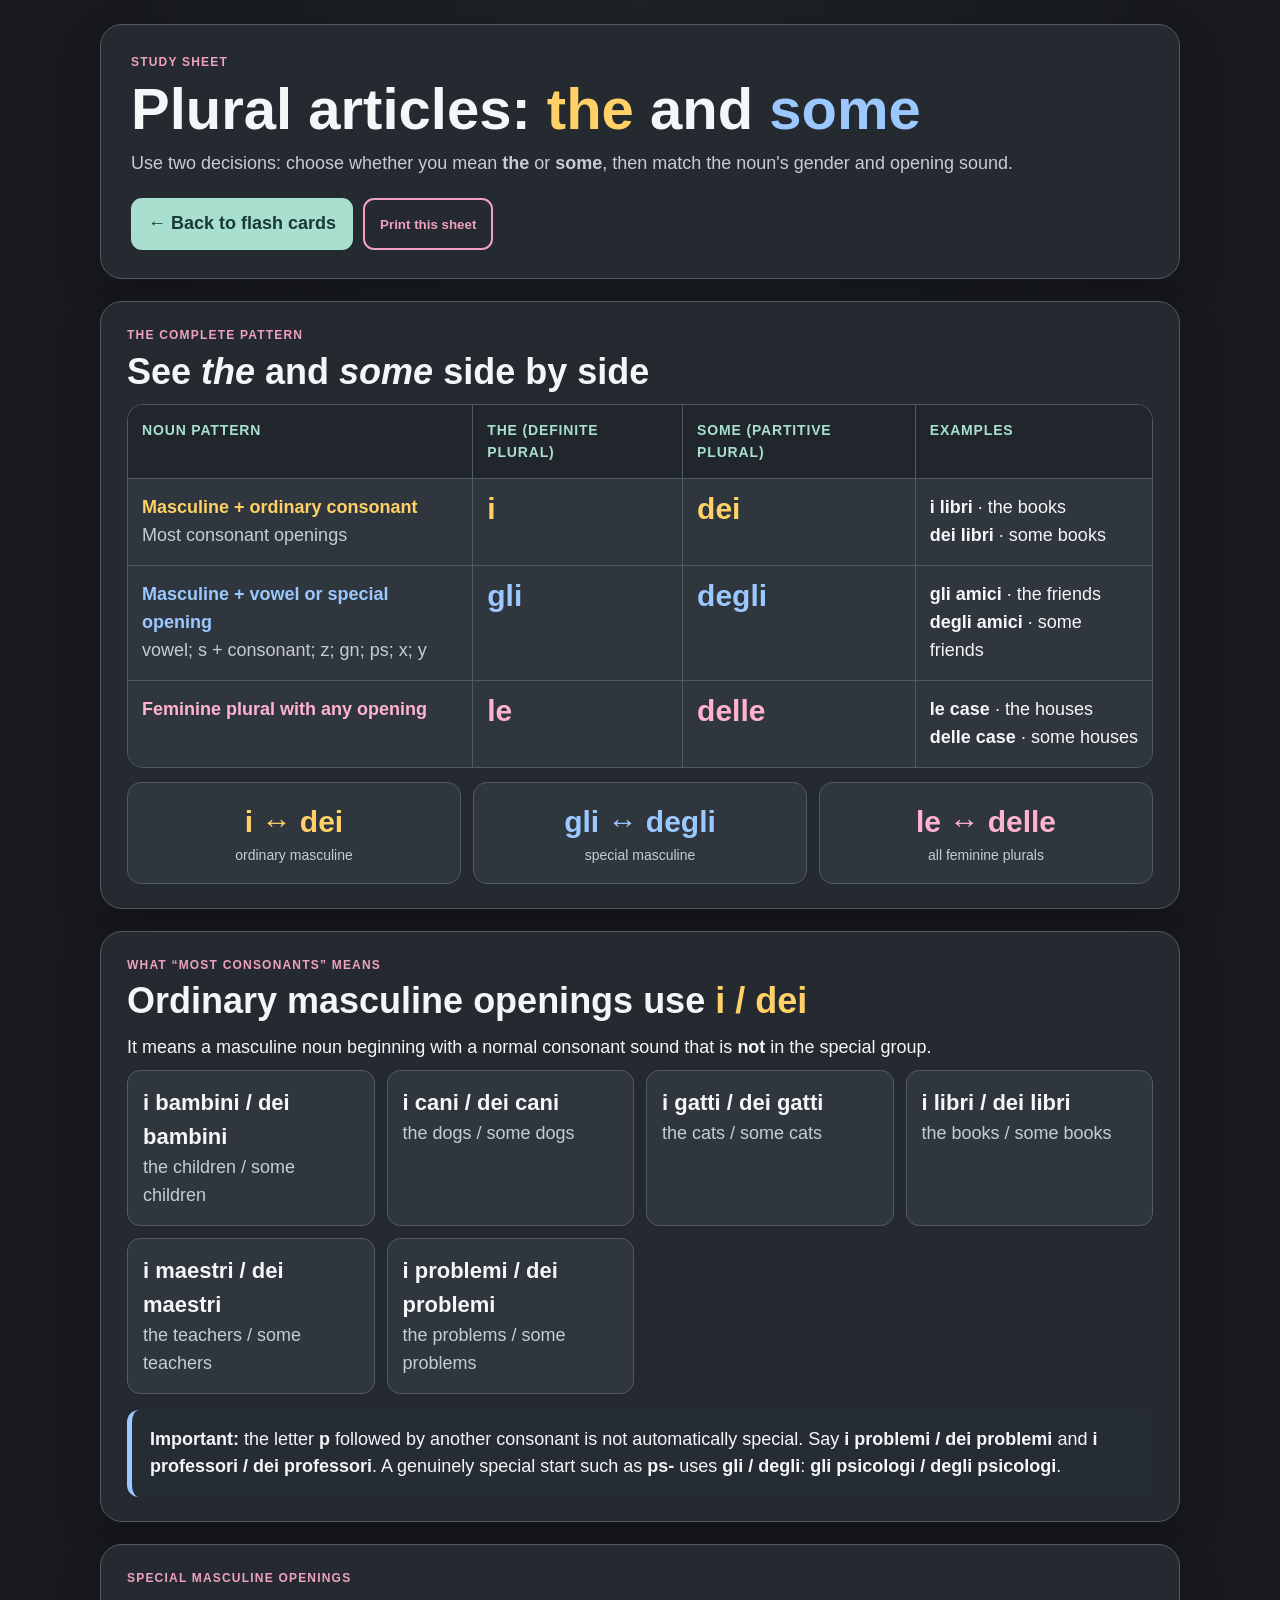
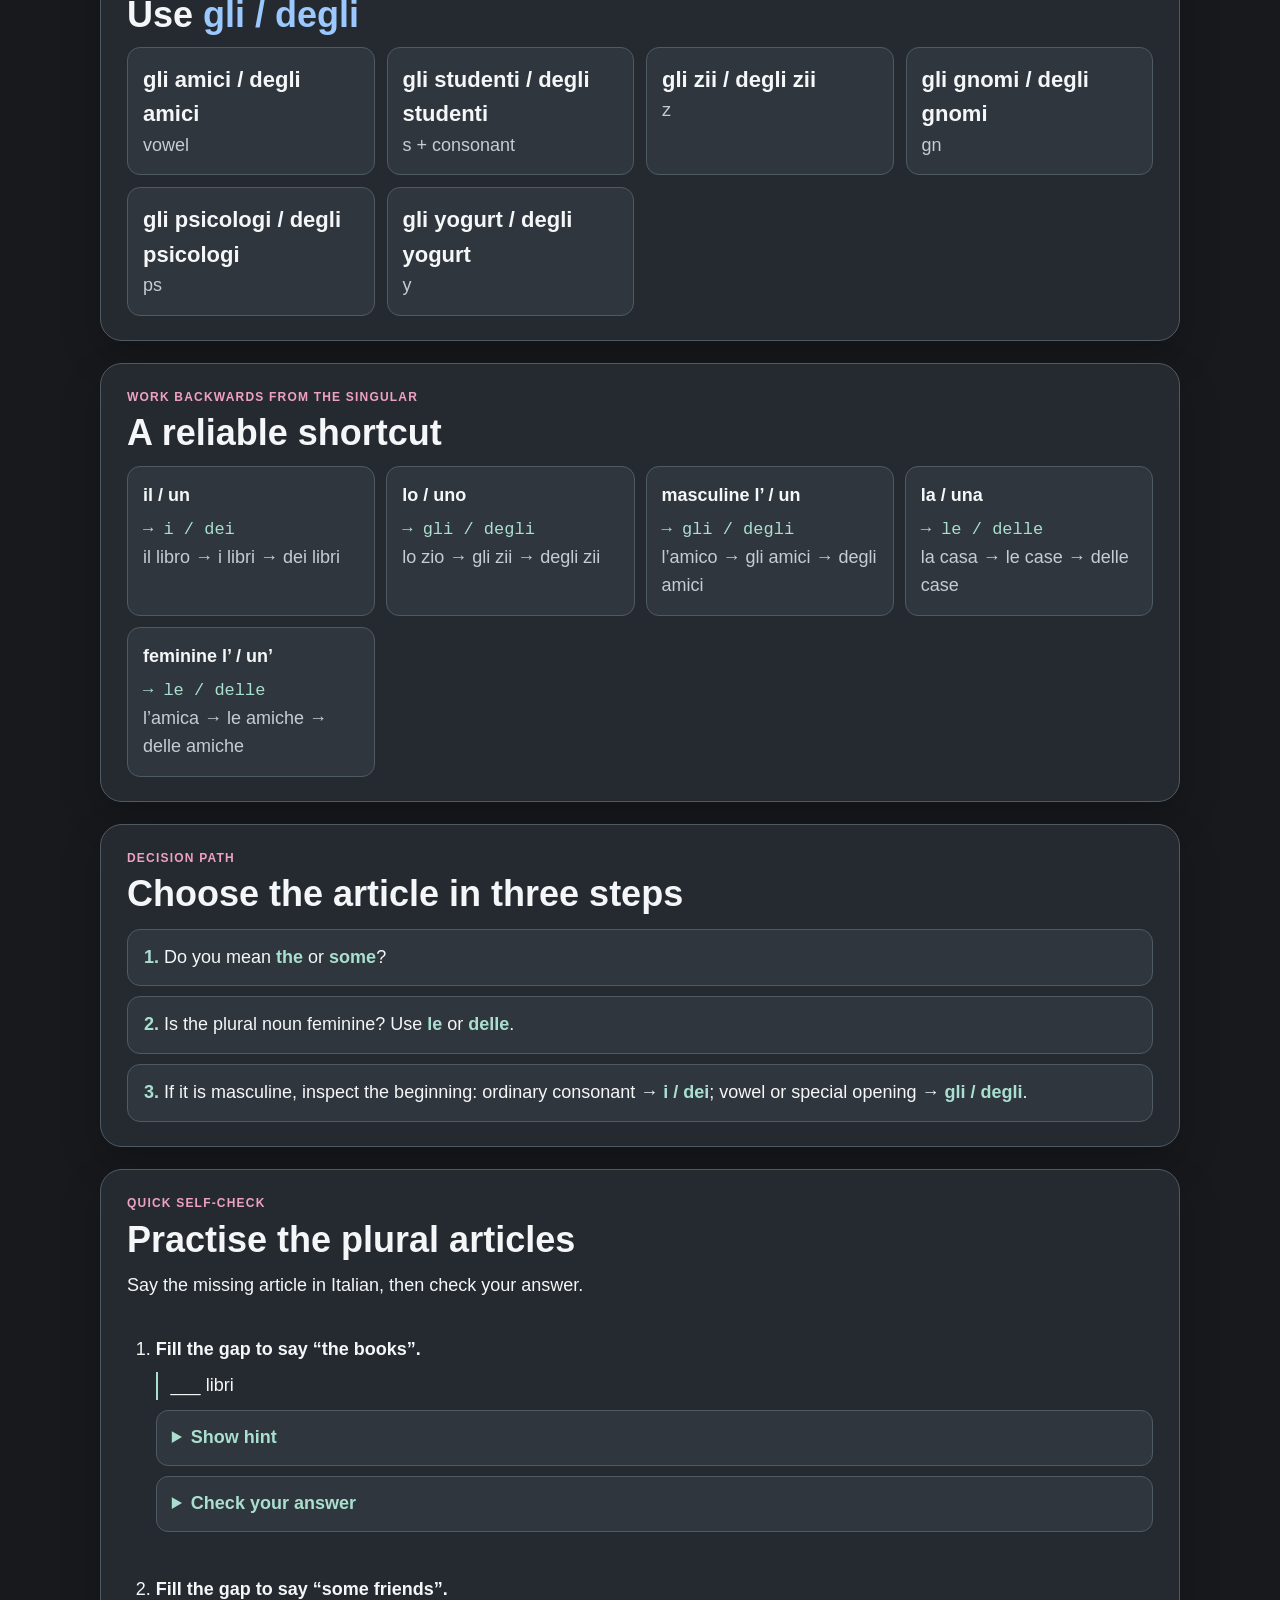
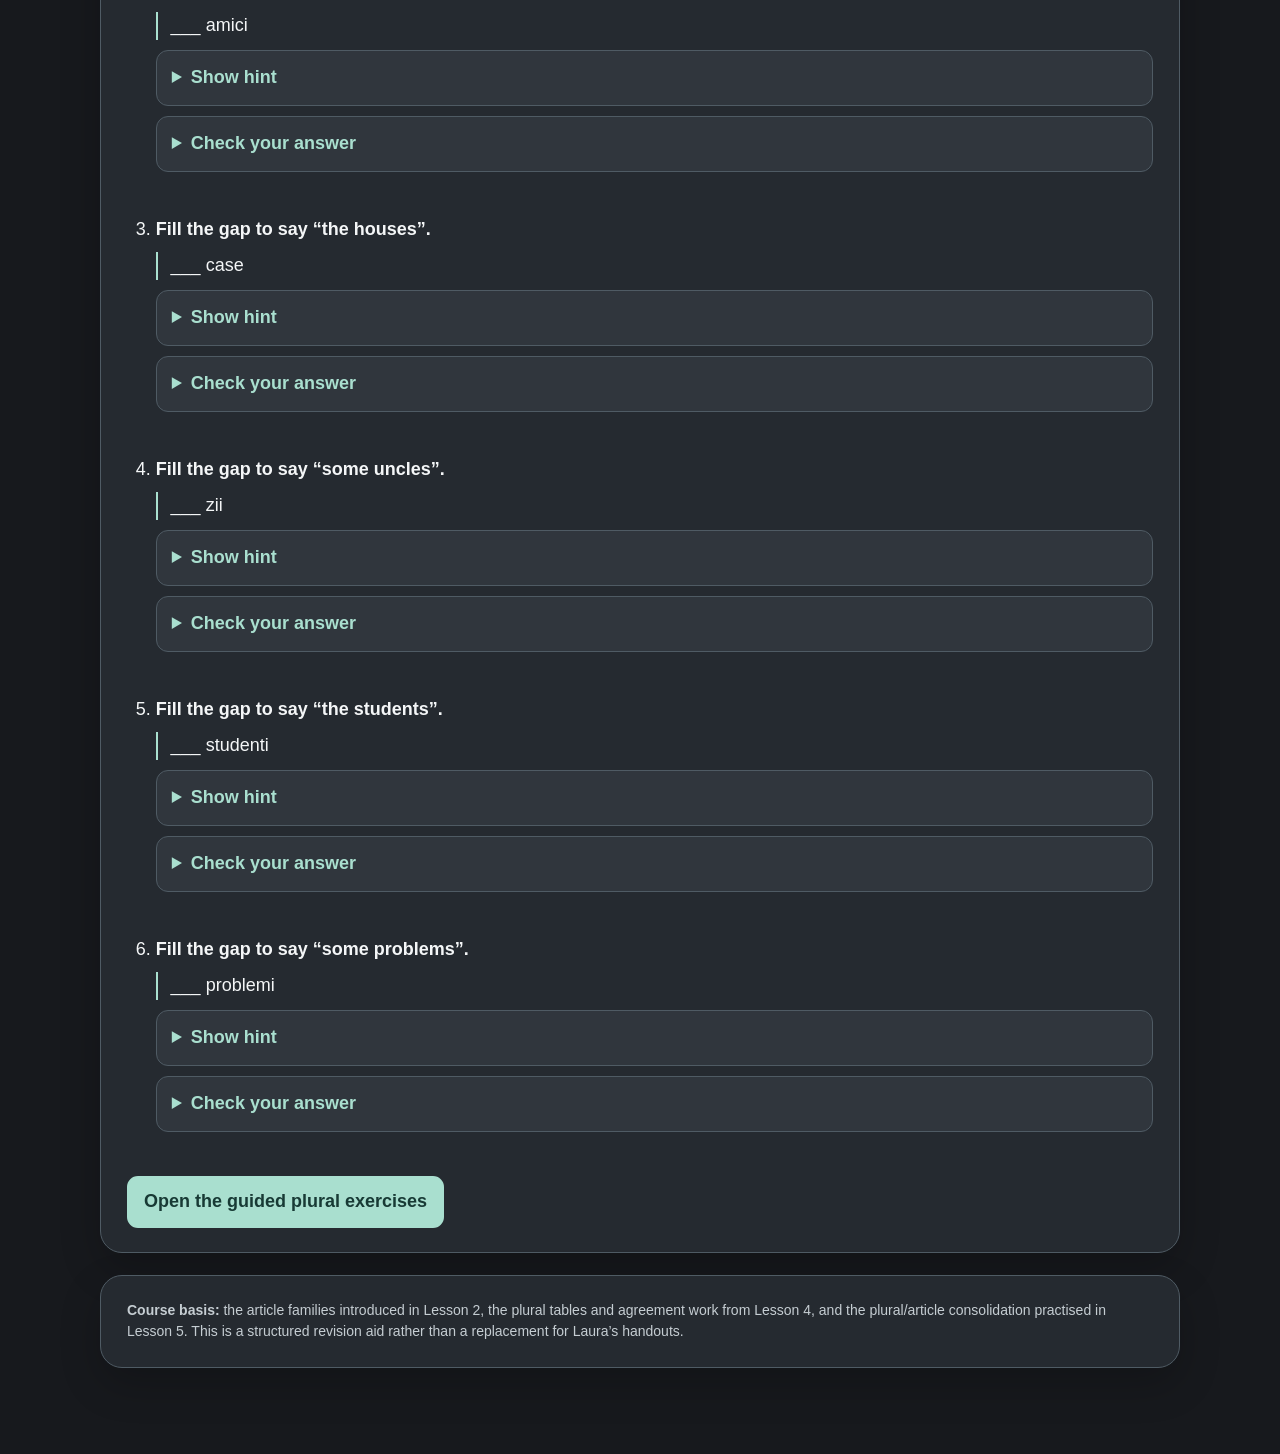
<file: study/plural-articles.html>
<!doctype html>
<html lang="en">
<head>
  <meta charset="utf-8">
  <meta name="viewport" content="width=device-width,initial-scale=1">
  <meta name="description" content="Visual revision sheet for Italian plural definite articles and partitive plural articles: i, gli, le, dei, degli and delle.">
  <title>Plural Articles Study Sheet · Italian for Beginners</title>
  <style>
    :root{
      color-scheme:dark;
      --bg:#17191d;--paper:#252a30;--paper2:#30363d;--ink:#f4f6f7;
      --muted:#c5cdd2;--line:#4f5b64;--pink:#efa1c1;--mint:#a9dfcf;
      --ordinary:#ffd166;--special:#9ac8ff;--feminine:#ffb3d1;
    }
    *{box-sizing:border-box} html{scroll-behavior:smooth}
    body{margin:0;padding:24px 16px 64px;background:radial-gradient(circle at top,rgba(112,142,137,.08),transparent 34rem),var(--bg);color:var(--ink);font-family:-apple-system,BlinkMacSystemFont,"Segoe UI",Arial,sans-serif;font-size:18px;line-height:1.55}
    main{max-width:1080px;margin:auto}
    .hero,.panel{background:var(--paper);border:1px solid var(--line);border-radius:22px;box-shadow:0 16px 42px rgba(0,0,0,.2)}
    .hero{padding:28px 30px;margin-bottom:22px}.panel{padding:24px 26px;margin:22px 0}
    .eyebrow{margin:0 0 6px;color:var(--pink);font-size:12px;font-weight:900;letter-spacing:.1em;text-transform:uppercase}
    h1{margin:0 0 10px;font-size:clamp(34px,6vw,58px);line-height:1.08}h2{margin:0 0 12px;font-size:clamp(25px,4vw,36px);line-height:1.15}h3{margin:0 0 8px}
    p{margin:8px 0}.lead,.muted{color:var(--muted)}
    .actions{display:flex;flex-wrap:wrap;gap:10px;margin-top:20px}
    .button{display:inline-block;padding:10px 15px;border:2px solid var(--mint);border-radius:11px;background:var(--mint);color:#183a35;text-decoration:none;font-weight:850;cursor:pointer}
    .button.secondary{background:transparent;color:var(--pink);border-color:var(--pink)}
    .matrix-wrap{overflow-x:auto;border:1px solid var(--line);border-radius:16px}
    table{width:100%;border-collapse:collapse;min-width:760px;background:var(--paper2)}
    th,td{padding:15px 14px;border-bottom:1px solid var(--line);border-right:1px solid var(--line);text-align:left;vertical-align:top}th:last-child,td:last-child{border-right:0}tr:last-child td{border-bottom:0}
    thead th{background:#20262b;color:var(--mint);font-size:14px;text-transform:uppercase;letter-spacing:.06em}
    .article{font-size:30px;font-weight:900;line-height:1}.ordinary{color:var(--ordinary)}.special{color:var(--special)}.feminine{color:var(--feminine)}
    .pair{display:grid;grid-template-columns:repeat(3,minmax(0,1fr));gap:12px;margin-top:14px}.pair-card{padding:16px;background:var(--paper2);border:1px solid var(--line);border-radius:14px;text-align:center}.pair-card strong{display:block;font-size:30px}.pair-card span{display:block;color:var(--muted);font-size:14px}
    .flow{display:grid;gap:10px;margin-top:14px}.step{padding:14px 16px;background:var(--paper2);border:1px solid var(--line);border-radius:13px}.step strong{color:var(--mint)}
    .example-grid{display:grid;grid-template-columns:repeat(auto-fit,minmax(230px,1fr));gap:12px}.example{padding:15px;background:var(--paper2);border:1px solid var(--line);border-radius:13px}.example .it{font-size:22px;font-weight:850}.example .en{color:var(--muted)}
    .callout{padding:16px 18px;border-left:5px solid var(--ordinary);background:#2e2c28;border-radius:12px}.callout.special-note{border-left-color:var(--special);background:#252c34}
    .singular-map{display:grid;grid-template-columns:repeat(auto-fit,minmax(210px,1fr));gap:11px}.map-card{padding:15px;background:var(--paper2);border:1px solid var(--line);border-radius:13px}.map-card code{display:block;margin-top:8px;color:var(--mint);font-size:17px;white-space:normal}
    details{margin:10px 0;border:1px solid var(--line);border-radius:12px;background:var(--paper2)}summary{cursor:pointer;padding:13px 15px;font-weight:850;color:var(--mint)}details div{padding:0 15px 15px}
    .article-self-check{padding-inline-start:1.8rem}.article-self-check li{padding:.65rem 0 1rem}.article-self-check .worksheet-task{font-weight:650}.article-self-check .worksheet-stimulus{border-inline-start:2px solid var(--mint);padding-inline-start:.8rem}
    .source-note{font-size:14px;color:var(--muted)}
    @media(max-width:720px){body{padding:12px 8px 46px}.hero,.panel{padding:19px}.pair{grid-template-columns:1fr}.actions .button{width:100%;text-align:center}}
    @media print{body{background:white;color:#111;padding:0}.hero,.panel{box-shadow:none;border-color:#aaa;break-inside:avoid}.actions{display:none}.muted,.lead,.source-note,.example .en{color:#333}.matrix-wrap{overflow:visible}table{min-width:0;background:white}.pair-card,.step,.example,.map-card,details{background:white}}
  </style>
</head>
<body>
<main>
  <header class="hero">
    <p class="eyebrow">Study sheet</p>
    <h1>Plural articles: <span class="ordinary">the</span> and <span class="special">some</span></h1>
    <p class="lead">Use two decisions: choose whether you mean <strong>the</strong> or <strong>some</strong>, then match the noun's gender and opening sound.</p>
    <div class="actions">
      <a class="button" href="../?mode=learn">← Back to flash cards</a>
      <button class="button secondary" type="button" onclick="window.print()">Print this sheet</button>
    </div>
  </header>

  <section class="panel">
    <p class="eyebrow">The complete pattern</p>
    <h2>See <em>the</em> and <em>some</em> side by side</h2>
    <div class="matrix-wrap">
      <table>
        <thead><tr><th>Noun pattern</th><th>THE (definite plural)</th><th>SOME (partitive plural)</th><th>Examples</th></tr></thead>
        <tbody>
          <tr>
            <td><strong class="ordinary">Masculine + ordinary consonant</strong><br><span class="muted">Most consonant openings</span></td>
            <td><span class="article ordinary">i</span></td>
            <td><span class="article ordinary">dei</span></td>
            <td><strong>i libri</strong> · the books<br><strong>dei libri</strong> · some books</td>
          </tr>
          <tr>
            <td><strong class="special">Masculine + vowel or special opening</strong><br><span class="muted">vowel; s + consonant; z; gn; ps; x; y</span></td>
            <td><span class="article special">gli</span></td>
            <td><span class="article special">degli</span></td>
            <td><strong>gli amici</strong> · the friends<br><strong>degli amici</strong> · some friends</td>
          </tr>
          <tr>
            <td><strong class="feminine">Feminine plural with any opening</strong></td>
            <td><span class="article feminine">le</span></td>
            <td><span class="article feminine">delle</span></td>
            <td><strong>le case</strong> · the houses<br><strong>delle case</strong> · some houses</td>
          </tr>
        </tbody>
      </table>
    </div>
    <div class="pair">
      <div class="pair-card"><strong class="ordinary">i ↔ dei</strong><span>ordinary masculine</span></div>
      <div class="pair-card"><strong class="special">gli ↔ degli</strong><span>special masculine</span></div>
      <div class="pair-card"><strong class="feminine">le ↔ delle</strong><span>all feminine plurals</span></div>
    </div>
  </section>

  <section class="panel">
    <p class="eyebrow">What “most consonants” means</p>
    <h2>Ordinary masculine openings use <span class="ordinary">i / dei</span></h2>
    <p>It means a masculine noun beginning with a normal consonant sound that is <strong>not</strong> in the special group.</p>
    <div class="example-grid">
      <div class="example"><div class="it">i bambini / dei bambini</div><div class="en">the children / some children</div></div>
      <div class="example"><div class="it">i cani / dei cani</div><div class="en">the dogs / some dogs</div></div>
      <div class="example"><div class="it">i gatti / dei gatti</div><div class="en">the cats / some cats</div></div>
      <div class="example"><div class="it">i libri / dei libri</div><div class="en">the books / some books</div></div>
      <div class="example"><div class="it">i maestri / dei maestri</div><div class="en">the teachers / some teachers</div></div>
      <div class="example"><div class="it">i problemi / dei problemi</div><div class="en">the problems / some problems</div></div>
    </div>
    <div class="callout special-note" style="margin-top:16px">
      <strong>Important:</strong> the letter <strong>p</strong> followed by another consonant is not automatically special. Say <strong>i problemi / dei problemi</strong> and <strong>i professori / dei professori</strong>. A genuinely special start such as <strong>ps-</strong> uses <strong>gli / degli</strong>: <strong>gli psicologi / degli psicologi</strong>.
    </div>
  </section>

  <section class="panel">
    <p class="eyebrow">Special masculine openings</p>
    <h2>Use <span class="special">gli / degli</span></h2>
    <div class="example-grid">
      <div class="example"><div class="it">gli amici / degli amici</div><div class="en">vowel</div></div>
      <div class="example"><div class="it">gli studenti / degli studenti</div><div class="en">s + consonant</div></div>
      <div class="example"><div class="it">gli zii / degli zii</div><div class="en">z</div></div>
      <div class="example"><div class="it">gli gnomi / degli gnomi</div><div class="en">gn</div></div>
      <div class="example"><div class="it">gli psicologi / degli psicologi</div><div class="en">ps</div></div>
      <div class="example"><div class="it">gli yogurt / degli yogurt</div><div class="en">y</div></div>
    </div>
  </section>

  <section class="panel">
    <p class="eyebrow">Work backwards from the singular</p>
    <h2>A reliable shortcut</h2>
    <div class="singular-map">
      <div class="map-card"><strong>il / un</strong><code>→ i / dei</code><span class="muted">il libro → i libri → dei libri</span></div>
      <div class="map-card"><strong>lo / uno</strong><code>→ gli / degli</code><span class="muted">lo zio → gli zii → degli zii</span></div>
      <div class="map-card"><strong>masculine l’ / un</strong><code>→ gli / degli</code><span class="muted">l’amico → gli amici → degli amici</span></div>
      <div class="map-card"><strong>la / una</strong><code>→ le / delle</code><span class="muted">la casa → le case → delle case</span></div>
      <div class="map-card"><strong>feminine l’ / un’</strong><code>→ le / delle</code><span class="muted">l’amica → le amiche → delle amiche</span></div>
    </div>
  </section>

  <section class="panel">
    <p class="eyebrow">Decision path</p>
    <h2>Choose the article in three steps</h2>
    <div class="flow">
      <div class="step"><strong>1.</strong> Do you mean <strong>the</strong> or <strong>some</strong>?</div>
      <div class="step"><strong>2.</strong> Is the plural noun feminine? Use <strong class="feminine">le</strong> or <strong class="feminine">delle</strong>.</div>
      <div class="step"><strong>3.</strong> If it is masculine, inspect the beginning: ordinary consonant → <strong class="ordinary">i / dei</strong>; vowel or special opening → <strong class="special">gli / degli</strong>.</div>
    </div>
  </section>

  <section class="panel">
    <p class="eyebrow">Quick self-check</p>
    <h2>Practise the plural articles</h2>
    <p>Say the missing article in Italian, then check your answer.</p>
    <ol class="article-self-check">
      <li class="worksheet-content">
        <p class="worksheet-task" lang="en">Fill the gap to say “the books”.</p>
        <p class="worksheet-stimulus" lang="it">___ libri</p>
        <details><summary>Show hint</summary><div>Libri is masculine plural and starts with l.</div></details>
        <details><summary>Check your answer</summary><div lang="it"><strong>i libri</strong></div></details>
      </li>
      <li class="worksheet-content">
        <p class="worksheet-task" lang="en">Fill the gap to say “some friends”.</p>
        <p class="worksheet-stimulus" lang="it">___ amici</p>
        <details><summary>Show hint</summary><div>Amici is masculine plural. It starts with a vowel.</div></details>
        <details><summary>Check your answer</summary><div lang="it"><strong>degli amici</strong></div></details>
      </li>
      <li class="worksheet-content">
        <p class="worksheet-task" lang="en">Fill the gap to say “the houses”.</p>
        <p class="worksheet-stimulus" lang="it">___ case</p>
        <details><summary>Show hint</summary><div>Case is the feminine plural of casa.</div></details>
        <details><summary>Check your answer</summary><div lang="it"><strong>le case</strong></div></details>
      </li>
      <li class="worksheet-content">
        <p class="worksheet-task" lang="en">Fill the gap to say “some uncles”.</p>
        <p class="worksheet-stimulus" lang="it">___ zii</p>
        <details><summary>Show hint</summary><div>Zii is masculine plural and starts with z.</div></details>
        <details><summary>Check your answer</summary><div lang="it"><strong>degli zii</strong></div></details>
      </li>
      <li class="worksheet-content">
        <p class="worksheet-task" lang="en">Fill the gap to say “the students”.</p>
        <p class="worksheet-stimulus" lang="it">___ studenti</p>
        <details><summary>Show hint</summary><div>Studenti is masculine plural and starts with st.</div></details>
        <details><summary>Check your answer</summary><div lang="it"><strong>gli studenti</strong></div></details>
      </li>
      <li class="worksheet-content">
        <p class="worksheet-task" lang="en">Fill the gap to say “some problems”.</p>
        <p class="worksheet-stimulus" lang="it">___ problemi</p>
        <details><summary>Show hint</summary><div>Problemi is masculine plural. Words beginning with pr follow the same pattern as libri.</div></details>
        <details><summary>Check your answer</summary><div lang="it"><strong>dei problemi</strong></div></details>
      </li>
    </ol>
    <a class="button" href="study-sheets.html?sheet=plural-articles&amp;stage=practise">Open the guided plural exercises</a>
  </section>

  <section class="panel source-note">
    <strong>Course basis:</strong> the article families introduced in Lesson 2, the plural tables and agreement work from Lesson 4, and the plural/article consolidation practised in Lesson 5. This is a structured revision aid rather than a replacement for Laura’s handouts.
  </section>
</main>
</body>
</html>
</file>
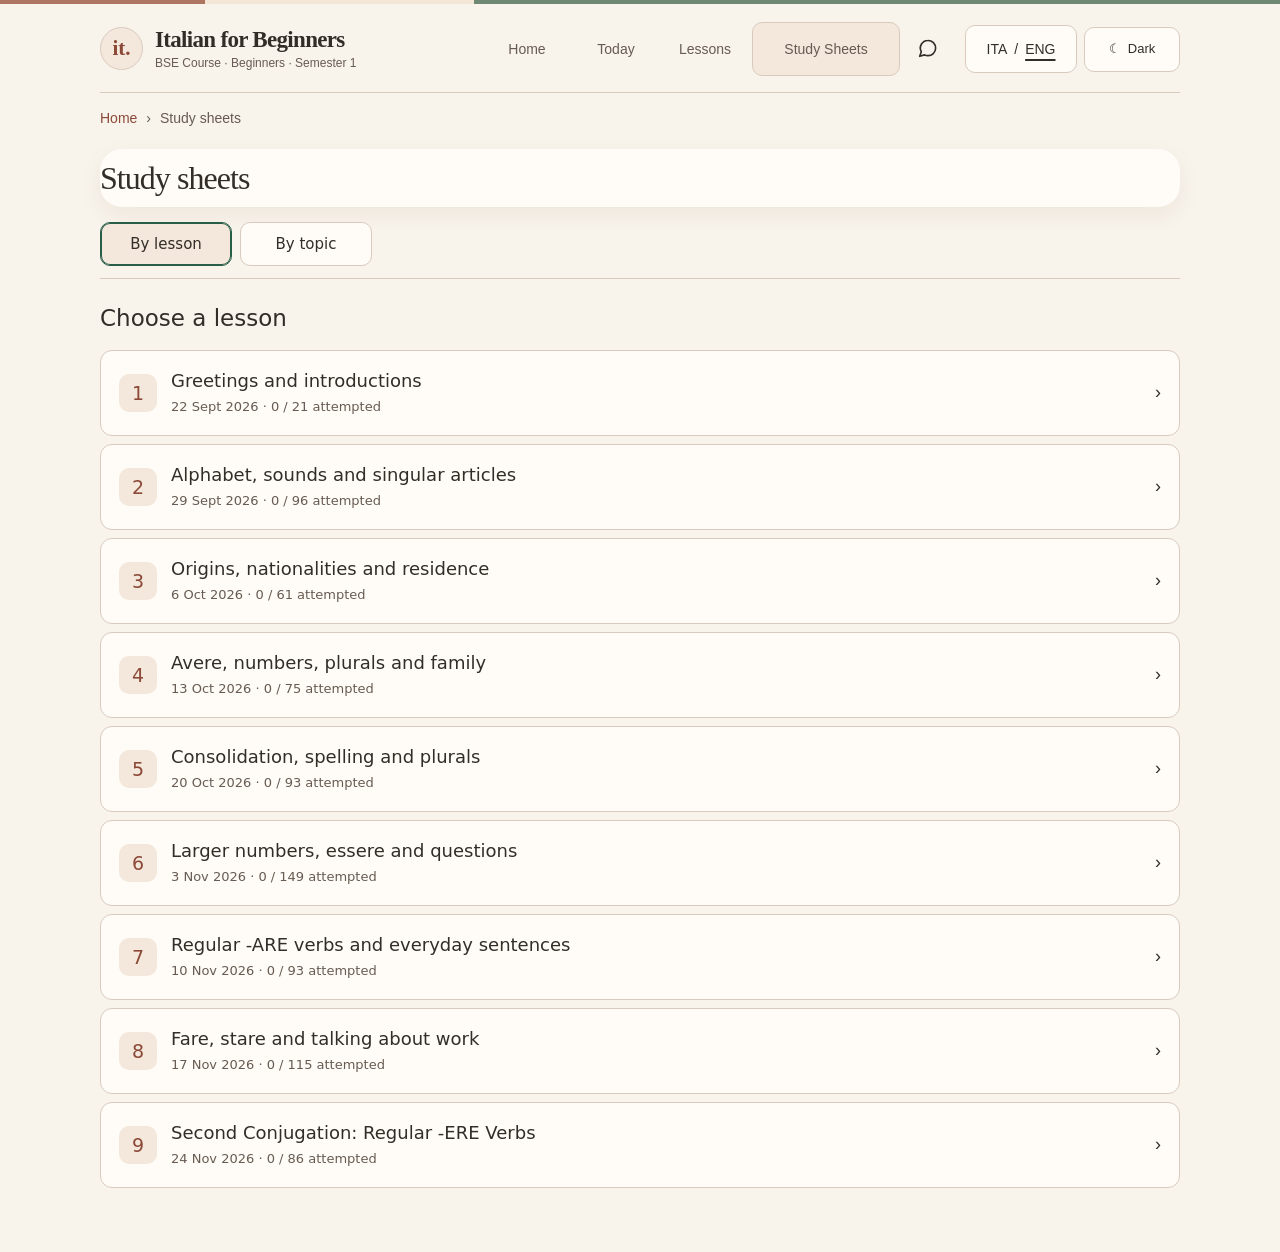
<file: study/study-sheets.html>
<!doctype html>
<html lang="en">
<head>
  <meta charset="utf-8">
  <script src="../learning-resume-v2.js?v=20261112flow"></script>
  <script>(function(){var h=document.documentElement;h.classList.add('course-booting');try{var t=localStorage.getItem('italianCourseThemeV1')||'light',l=localStorage.getItem('italianCourseLanguageV1')||'en';h.dataset.italianTheme=t;h.dataset.uiLanguage=l;h.style.colorScheme=t;h.style.backgroundColor=t==='dark'?'#1d1c1a':'#f8f3eb';}catch(e){h.dataset.italianTheme='light';}})();</script>
  <style>html.course-booting body>:not(#courseBoot){visibility:hidden!important}html{background:#f8f3eb}html[data-italian-theme=dark]{background:#1d1c1a}</style>

  <meta name="viewport" content="width=device-width,initial-scale=1">
  <meta name="description" content="Italian study topics with guided learning, classroom practice and homework.">
  <title>Italian study sheets · Italian for Beginners</title>
  <link rel="stylesheet" href="study-sheets-v4.css?v=1">
  <link rel="stylesheet" href="study-sheet-routes-v1.css?v=20261103b">
  <link rel="stylesheet" href="study-guided-nav-v1.css?v=20261104a">
  <link rel="stylesheet" href="study-editorial-v1.css?v=20261104g">
  <link rel="stylesheet" href="../course-site-header-v1.css?v=practice-routes-1">
  <link rel="stylesheet" href="study-readable-type-v1.css?v=20261126wholeword1">
  <link rel="stylesheet" href="guided-sheet-pilot-v1.css?v=20261104d">
  <link rel="stylesheet" href="../learning-session-v1.css?v=20261104a">
  <link rel="stylesheet" href="study-compact-chrome-v1.css?v=20261104a">
  <link rel="stylesheet" href="../italian-warm-editorial-v1.css?v=20261105a">
  <link rel="stylesheet" href="../lesson6/styles.css?v=20261106a">
  <link rel="stylesheet" href="study-topic-flow.css?v=20261106">
  <link rel="stylesheet" href="study-ready-tools.css?v=20261110a">
  <link rel="stylesheet" href="verb-reference-view.css?v=20261126references1">
  <link rel="stylesheet" href="../course-ui-language-v1.css?v=20261111a">
  <script src="../course-ui-italian-v1.js?v=practice-routes-1" defer></script>
  <script src="../course-ui-guidance-v1.js?v=20261111a" defer></script>
  <script src="practice-language-v1.js?v=20261111r1" defer></script>
  <script src="../course-ui-language-v1.js?v=practice-routes-1" defer></script>
  <link rel="stylesheet" href="practice-session-v1.css?v=20261111r1">
  <link rel="stylesheet" href="../course-shell-boot-v1.css?v=20261111library">
  <script src="../course-shell-boot-v1.js?v=20261111library" defer></script>
  <link rel="stylesheet" href="library-v1.css?v=20261125sources">
  <link rel="stylesheet" href="question-support-v1.css?v=20261112pointer">
  <link rel="stylesheet" href="../lesson8-practice/styles.css?v=20261121">
  <link rel="stylesheet" href="../lesson7/styles.css?v=20261113review">
  <link rel="stylesheet" href="../learning-controls-v2.css?v=20261113answer">
  <link rel="stylesheet" href="daily-focus.css?v=20261125focus1">
</head>
<body>
<div id="courseBoot" role="status" aria-live="polite"><strong>Italian for Beginners</strong><span>Loading your study space…</span><div class="boot-line"></div><div class="boot-line"></div></div>
<noscript><style>html.course-booting body>:not(#courseBoot){visibility:visible!important}#courseBoot{display:none!important}</style><p>Enable JavaScript to use the interactive exercises.</p></noscript>

<main id="top">
  <section class="study-course-shell" aria-label="Choose Learn or Review">
    <div class="study-course-copy">
      <strong id="studyModeLabel">Learn · Study Sheets</strong>
      <div id="studyOverallProgress" class="study-overall-progress" aria-live="polite">No study questions attempted in this session yet.</div>
    </div>
    <div class="study-course-actions">
      <a id="backToFlashcards" class="button secondary" href="../?mode=learn&view=flashcards">Flashcards</a>
      <div class="study-mode-switch" role="group" aria-label="Learn or Review mode">
        <button type="button" class="study-mode-button" data-study-mode="learn">Learn</button>
        <button type="button" class="study-mode-button" data-study-mode="review">Review</button>
      </div>
      <button type="button" class="study-session-reset" data-reset-study-session>Reset this session</button>
    </div>
  </section>

  <header class="hero">
    <h1>Study sheets</h1>
    <div class="actions top-actions">
      <a id="backToStudyMenu" class="button" href="../?mode=learn&view=study">Back to study-sheet menu</a>
      <button class="button secondary" type="button" onclick="window.print()">Print / save as PDF</button>
    </div>
  </header>
  <nav id="studyNav" class="study-pack-menu" aria-label="Study sheets"></nav>
  <div id="studySheets"></div>
</main>

<iframe id="studyReviewSink" name="studyReviewSink" title="Study sheet comment submission" aria-hidden="true" hidden></iframe>
<div id="studyReviewModal" class="study-review-modal" hidden>
  <div class="study-review-backdrop" data-close-study-review></div>
  <section class="study-review-dialog" role="dialog" aria-modal="true" aria-labelledby="studyReviewTitle">
    <p class="eyebrow">Review feedback</p>
    <h2 id="studyReviewTitle">Comment on this study sheet</h2>
    <form id="studyReviewForm">
      <input type="hidden" id="studyReviewSheet">
      <label for="studyReviewer">Name or initials</label>
      <input id="studyReviewer" maxlength="80" autocomplete="name" required>
      <label for="studyReviewComment">Comment</label>
      <textarea id="studyReviewComment" maxlength="4000" required placeholder="What should be checked or changed?"></textarea>
      <div class="study-review-buttons">
        <button type="button" class="button secondary" data-close-study-review>Cancel</button>
        <button type="submit" class="button">Send comment</button>
      </div>
      <div id="studyReviewStatus" class="study-review-status" aria-live="polite"></div>
    </form>
  </section>
</div>
<script src="../lesson6/content.js?v=20261109numbers" defer></script>
<script src="../lesson7/content.js?v=20261116infinitive" defer></script>
<script src="daily-verbs.js?v=20261125language" defer></script>
<script src="verb-reference-view.js?v=20261126references1" defer></script>
<script src="verb-reference-v1.js?v=20261125cards" defer></script>
<script src="practice-options-v1.js?v=20261111r1" defer></script>
<script src="practice-bank-v1.js?v=20261111library" defer></script>
<script src="practice-session-v1.js?v=20261111library" defer></script>
<script src="library-content-v1.js?v=20261111library" defer></script>
<script src="library-map-v1.js?v=20261111library" defer></script>
<script src="homework-evidence.js?v=20261125sources" defer></script>
<script src="../lesson7/integration.js?v=20261113review" defer></script>
<script src="../lesson8-practice/content.js?v=20261121" defer></script>
<script src="../lesson8-practice/core-study.js?v=20261123" defer></script>
<script src="../lesson8-practice/study.js?v=20261121" defer></script>
<script src="../lesson8-practice/catalogue.js?v=20261121" defer></script>
<script src="../lesson9/content.js?v=20261126source" defer></script>
<script src="../lesson9/catalogue.js?v=20261126source" defer></script>
<script src="library-v1.js?v=20261125sources" defer></script>
<script src="library-order-v1.js?v=20261111library" defer></script>
<script src="typed-answer-policy.js?v=20261126wholeword1" defer></script>
<script src="study-sheets-v5.js?v=20261126references1" defer></script>
<script src="study-recovery-v1.js?v=20261111library" defer></script>
<script src="daily-focus-engine.js?v=20261125focus1" defer></script>
<script src="daily-focus-content.js?v=20261126words1" type="module"></script>
<script src="../course-site-header-v1.js?v=20261125focus1" defer></script>
<script src="study-editorial-v1.js?v=20261112flow" defer></script>
<script src="../learning-session-v1.js?v=20261112flow" defer></script>
<script src="guided-sheet-pilot-v1.js?v=20261113answer" defer></script>
<script src="study-ready-tools.js?v=20261111library" defer></script>
<script src="question-support-v1.js?v=20261111s1" defer></script>
<script src="../learning-controls-v2.js?v=20261113answer" defer></script>
<script src="../daily-focus-hooks.js?v=20261125focus1" defer></script>
</body>
</html>
</file>
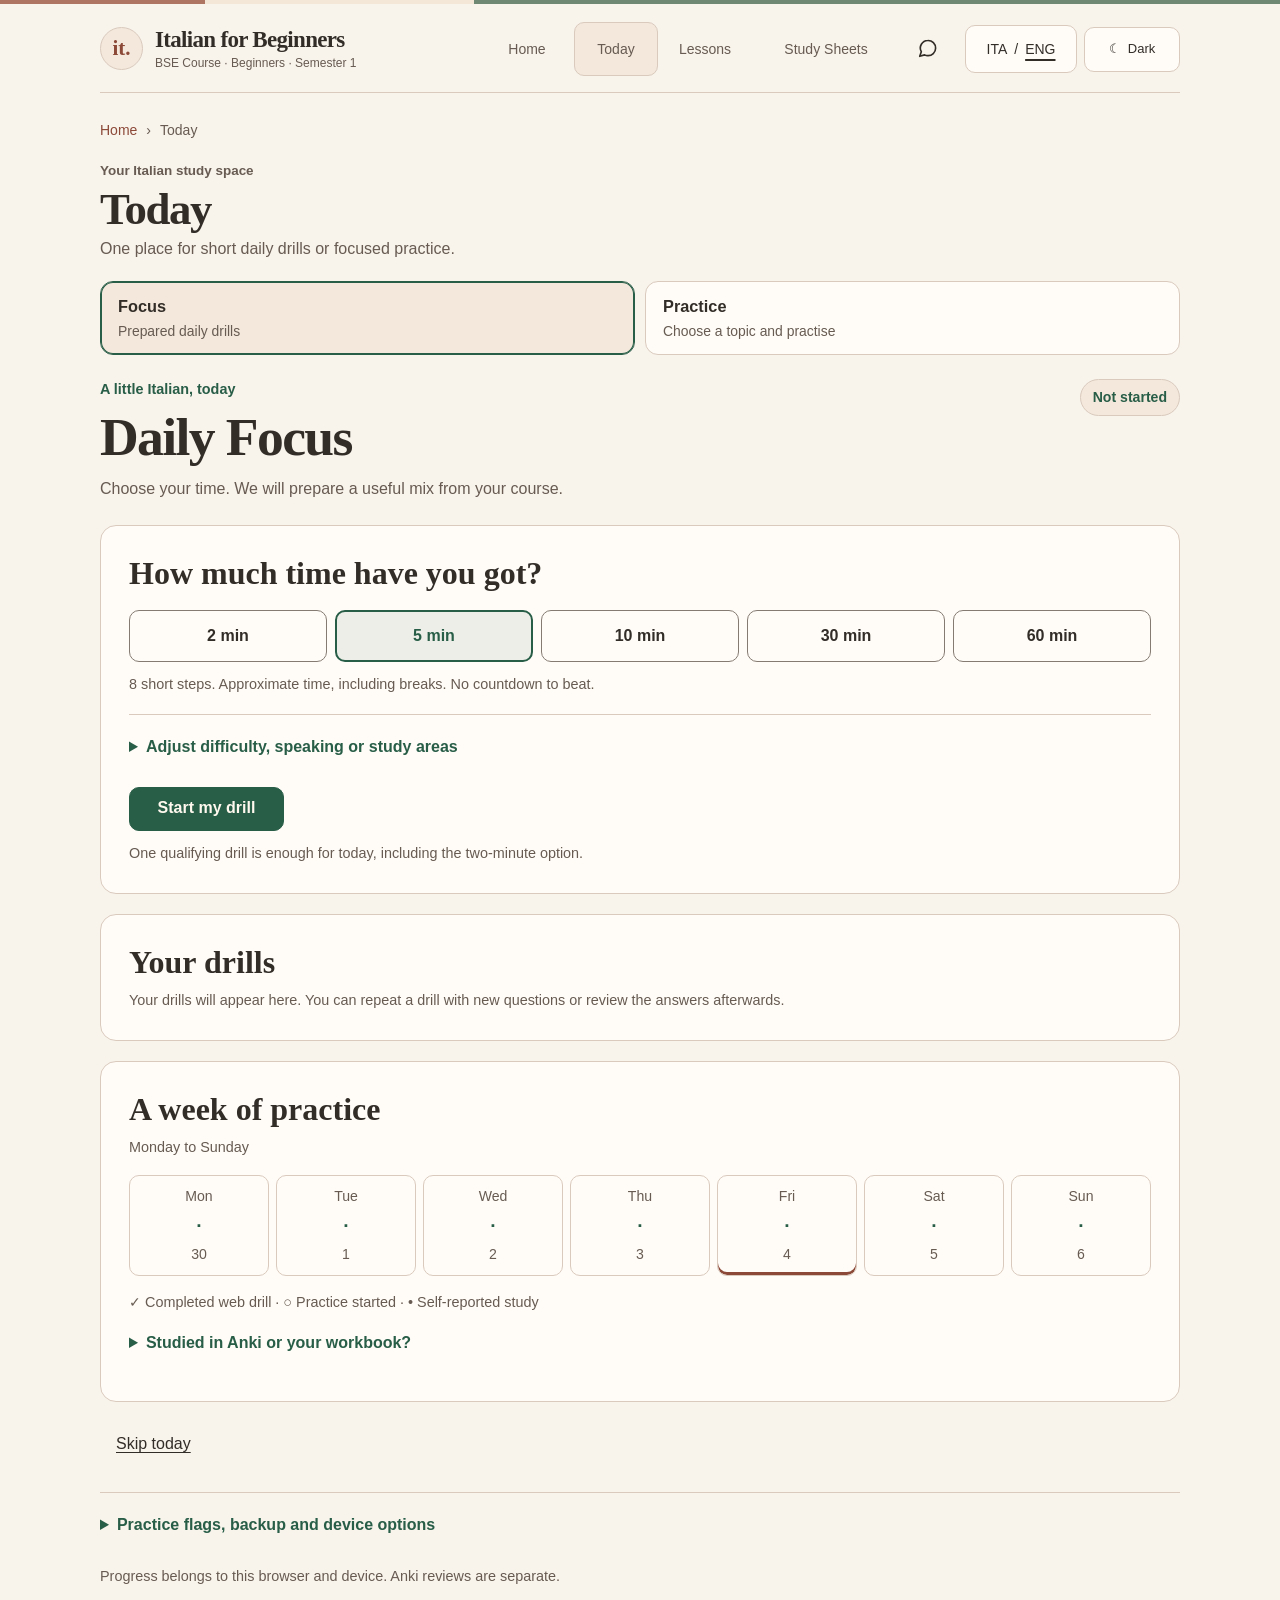
<file: study/today.html>
<!doctype html>
<html lang="en-GB">
<head>
 <meta charset="utf-8"><meta name="viewport" content="width=device-width,initial-scale=1">
 <script src="/course-practice-routes-v1.js?v=20261126today"></script>
 <title>Today | Italian for Beginners</title>
</head>
<body>
<main class="course-practice today-page">
 <div class="today-intro"><p class="today-eyebrow">Your Italian study space</p><h1>Today</h1><p>One place for short daily drills or focused practice.</p></div>
 <div class="today-switch" role="tablist" aria-label="Choose a study mode">
  <button type="button" id="todayFocusTab" data-today-tab="focus" role="tab" aria-controls="todayPanel" aria-selected="true" tabindex="0"><strong>Focus</strong><span>Prepared daily drills</span></button>
  <button type="button" id="todayPracticeTab" data-today-tab="practice" role="tab" aria-controls="todayPanel" aria-selected="false" tabindex="-1"><strong>Practice</strong><span>Choose a topic and practise</span></button>
 </div>
 <section id="todayPanel" role="tabpanel" aria-labelledby="todayFocusTab" tabindex="-1"><p role="status">Loading your course...</p></section>
 <noscript>Please enable JavaScript to practise Italian.</noscript>
</main>
</body></html>
</file>
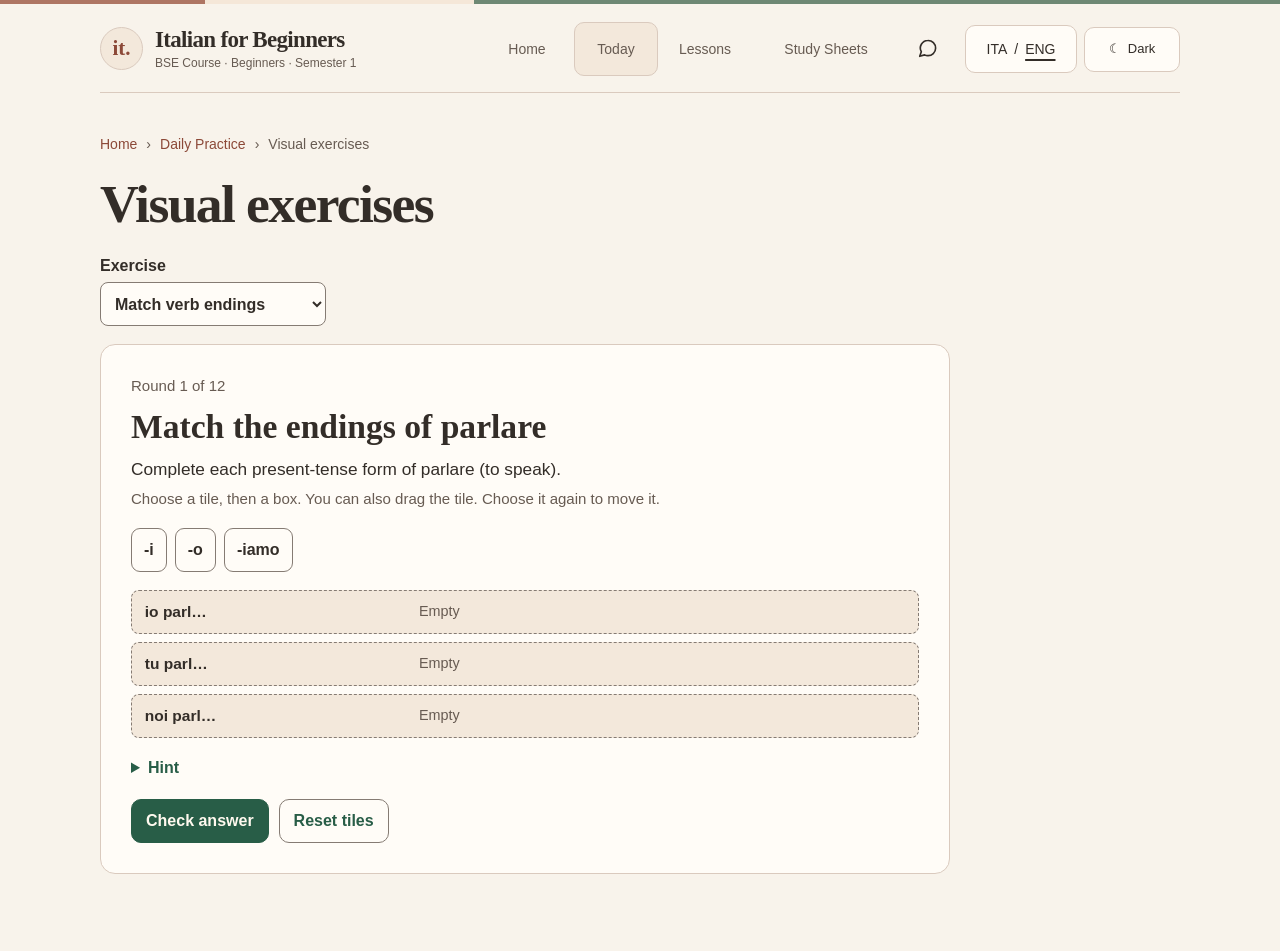
<file: study/visual-exercises.html>
<!doctype html>
<html lang="en-GB">
<head>
  <meta charset="utf-8">
  <meta name="viewport" content="width=device-width, initial-scale=1">
  <script src="/course-practice-routes-v1.js?v=1"></script>
  <title>Visual exercises | Italian for Beginners</title>
  <link rel="stylesheet" href="daily-practice.css">
  <link rel="stylesheet" href="visual-exercises.css">
</head>
<body>
  <main class="course-practice visual-page">
    <a class="practice-return" href="/study/study-sheets.html?mode=learn&amp;browse=lesson" data-back-to-sheet hidden>Back to your study sheet</a>
    <div class="intro"><h1>Visual exercises</h1></div>
    <label class="activity-picker">Exercise
      <select id="visual-activity">
        <option value="verbs">Match verb endings</option>
        <option value="forms">Match whole verb forms</option>
        <option value="articles">Match articles</option>
        <option value="numbers">Match Italian numbers</option>
        <option value="sounds">Sort C and G sounds</option>
        <option value="sentence">Build a sentence</option>
      </select>
    </label>
    <section class="panel tile-panel" aria-labelledby="visual-title">
      <p id="visual-count" lang="en-GB" data-ui-no-translate></p>
      <h2 id="visual-title" lang="en-GB" data-ui-no-translate tabindex="-1"></h2>
      <p id="visual-instruction" lang="en-GB" data-ui-no-translate></p>
      <p class="tile-guide" lang="en-GB">Choose a tile, then a box. You can also drag the tile. Choose it again to move it.</p>
      <div id="visual-tiles" lang="en-GB" data-ui-no-translate role="group" aria-label="Tiles"></div>
      <div id="visual-boxes" lang="en-GB" data-ui-no-translate role="group" aria-label="Answer boxes"></div>
      <details id="visual-hint"><summary>Hint</summary><p lang="en-GB" data-ui-no-translate></p></details>
      <p id="visual-score" lang="en-GB" data-ui-no-translate hidden></p>
      <p id="visual-feedback" lang="en-GB" data-ui-no-translate role="status" aria-live="polite" aria-atomic="true"></p>
      <div class="controls">
        <button type="button" class="primary" id="visual-check">Check answer</button>
        <button type="button" class="secondary" id="visual-reveal" hidden>Show solution</button>
        <button type="button" class="primary" id="visual-next" hidden>Next round</button>
        <button type="button" class="secondary" id="visual-reset">Reset tiles</button>
      </div>
    </section>
    <noscript>Enable JavaScript to use the exercises.</noscript>
  </main>
</body>
</html>
</file>
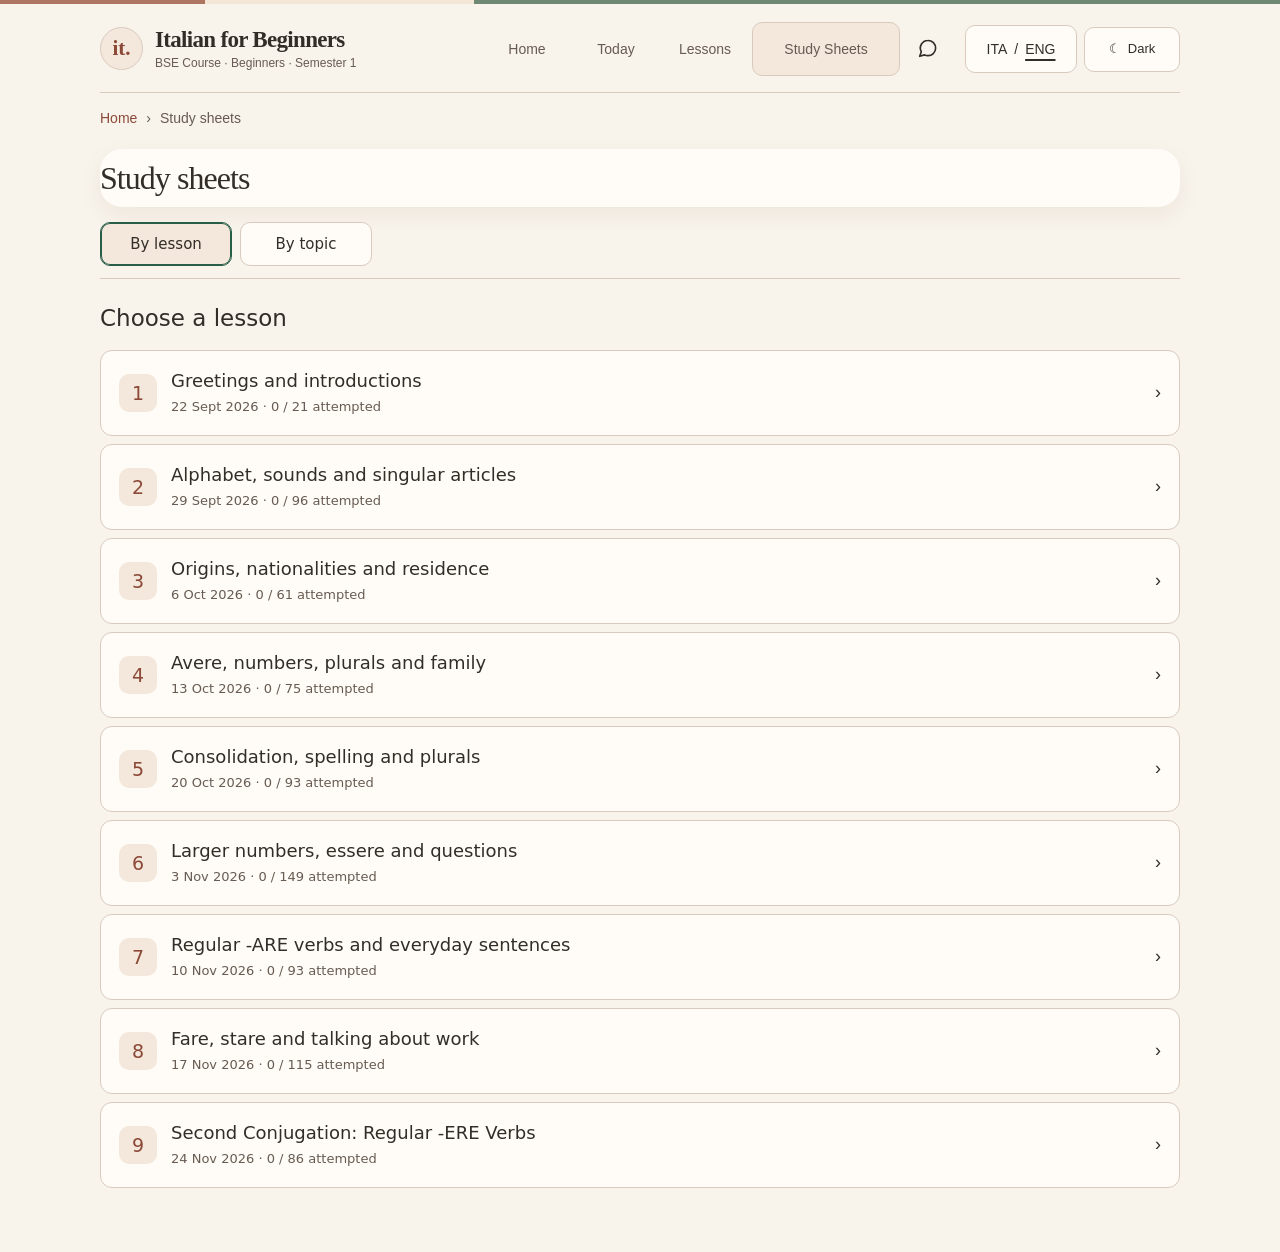
<file: study/weekend-study.html>
<!doctype html><html lang="en"><head><meta charset="utf-8"><meta http-equiv="refresh" content="0;url=study-sheets.html"><meta name="viewport" content="width=device-width,initial-scale=1"><title>Italian study sheets</title><script>location.replace("study-sheets.html"+location.search+location.hash);</script></head><body><p><a href="study-sheets.html">Open the Italian study sheets</a></p></body></html>
</file>
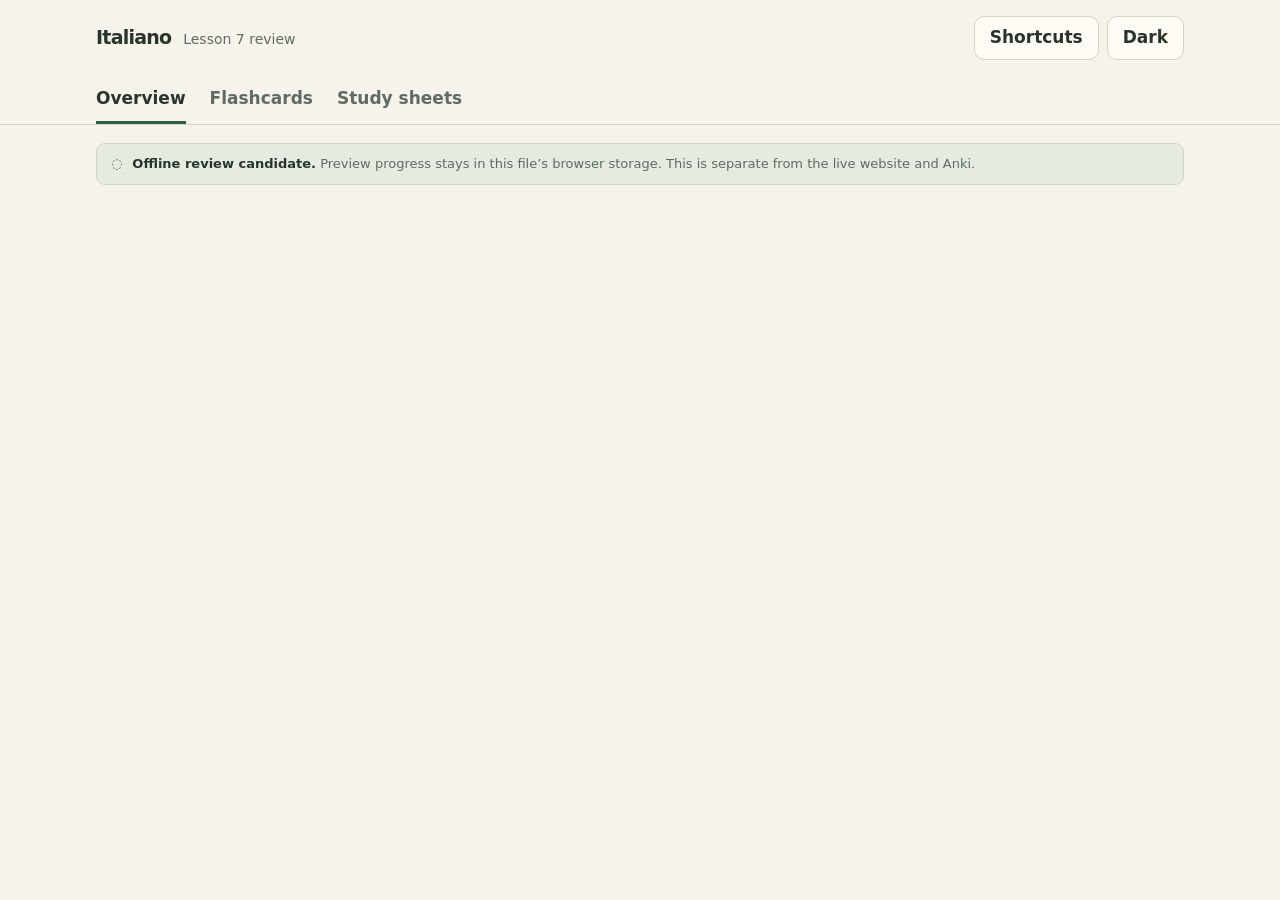
<file: lesson7/tools/preview-template.html>
<!doctype html>
<html lang="en">
<head>
<meta charset="utf-8">
<meta name="viewport" content="width=device-width,initial-scale=1,viewport-fit=cover">
<meta name="color-scheme" content="light dark">
<title>Lesson 7 · Italian course preview</title>
<style>
:root{--paper:#f6f3eb;--surface:#fffcf5;--ink:#28352c;--muted:#5f6c61;--line:#cfd5c7;--sage:#e5ecdf;--green:#315d43;--green2:#224c33;--amber:#865317;--rose:#8c413c;--softrose:#f4e5df;--shadow:0 16px 42px #26372a0a;--radius:16px;--font:system-ui,-apple-system,BlinkMacSystemFont,"Segoe UI",sans-serif}
*{box-sizing:border-box}html{scroll-behavior:auto}body{margin:0;background:var(--paper);color:var(--ink);font:17px/1.55 var(--font);overflow-wrap:break-word}
button,input,select{font:inherit}button,a,input,select,summary{-webkit-tap-highlight-color:transparent}button{cursor:pointer;border:1px solid var(--line);border-radius:10px;background:var(--surface);color:var(--ink);padding:10px 15px;min-height:44px;font-weight:650;line-height:1.25}
button:hover:not(:disabled){border-color:var(--green);background:var(--sage)}button.primary{color:#fff;background:var(--green);border-color:var(--green)}button.primary:hover{background:var(--green2)}
button:disabled{cursor:default;opacity:.52;background:#e4e5df;color:#566057;border-color:#c9cec3}button.soft{background:var(--sage)}button.linklike{border:0;background:transparent;padding:7px 3px;min-height:38px}
button.danger{color:var(--rose)}a{color:var(--green)}button:focus-visible,input:focus-visible,select:focus-visible,a:focus-visible,summary:focus-visible{outline:3px solid #b8822d;outline-offset:3px}
h1,h2,h3,p{margin:0}h1{font:500 clamp(32px,5vw,56px)/1.07 Georgia,serif;letter-spacing:-.035em}h2{font:500 clamp(25px,3vw,33px)/1.18 Georgia,serif;letter-spacing:-.02em}h3{font-size:18px;line-height:1.3}
p+p{margin-top:9px}small,.small{font-size:13px;line-height:1.45}.muted{color:var(--muted)}.eyebrow{text-transform:uppercase;font-size:12px;font-weight:750;letter-spacing:.13em;color:var(--green)}
header{border-bottom:1px solid var(--line);background:var(--paper)}.header-inner{max-width:1140px;margin:auto;padding:16px 26px;display:flex;align-items:center;gap:18px;justify-content:space-between}.brand{font-size:19px;font-weight:750;letter-spacing:-.04em}.brand span{color:var(--muted);font-weight:450;margin-left:6px;font-size:14px;letter-spacing:0}.header-actions{display:flex;align-items:center;gap:8px}
.nav{max-width:1140px;margin:auto;padding:0 26px;display:flex;gap:24px}.nav button{border:0;border-bottom:3px solid transparent;border-radius:0;background:transparent;padding:12px 0;color:var(--muted)}.nav button[aria-selected=true]{border-color:var(--green);color:var(--ink)}
.review-banner{max-width:1088px;margin:18px auto 0;padding:10px 14px;border:1px solid var(--line);border-radius:9px;font-size:13px;color:var(--muted);background:#eeefe7;display:flex;gap:10px;align-items:flex-start}.review-banner strong{color:var(--ink)}
main{max-width:1140px;margin:auto;padding:30px 26px 135px;min-height:60vh}section+section{margin-top:30px}.hero{display:grid;grid-template-columns:1.1fr .9fr;gap:30px;align-items:center;padding:16px 0 34px}.hero h1{margin:10px 0 17px;max-width:680px}.hero .lead{max-width:650px;color:var(--muted);font-size:18px}.hero-actions{display:flex;gap:10px;flex-wrap:wrap;margin-top:24px}
.build-visual{border:1px solid var(--line);border-radius:var(--radius);padding:30px;background:var(--sage);min-width:0}.build-visual .stem-example{display:flex;gap:9px;align-items:baseline;flex-wrap:wrap;font:500 clamp(28px,4vw,43px)/1.4 Georgia,serif;margin:12px 0}.build-visual .stem-example strong{color:var(--green);text-decoration:underline;text-underline-offset:5px}
.stat-strip{display:grid;grid-template-columns:repeat(4,minmax(0,1fr));border-top:1px solid var(--line);border-bottom:1px solid var(--line);margin-bottom:34px;padding:18px 0;gap:20px}.stat strong{display:block;font:500 32px/1.1 Georgia,serif}.stat span{display:block;font-size:13px;color:var(--muted);margin-top:7px}
.panel{padding:24px;border:1px solid var(--line);border-radius:var(--radius);background:var(--surface);box-shadow:var(--shadow);min-width:0}.panel h2,.panel h3{margin-bottom:14px}.panel+.panel{margin-top:18px}.section-heading{display:flex;align-items:baseline;justify-content:space-between;gap:15px;margin-bottom:16px}
.topic-list{border-top:1px solid var(--line)}.topic-row{display:grid;grid-template-columns:40px minmax(0,1fr) 95px 95px;align-items:center;gap:14px;padding:15px 0;border-bottom:1px solid var(--line)}.topic-row .num{font:500 23px Georgia,serif;color:var(--muted)}.topic-row .topic-count{text-align:right;color:var(--muted);font-size:14px}.topic-row button{font-size:14px}.two-col{display:grid;grid-template-columns:1fr 1fr;gap:22px}.two-col>section{margin-top:0}
.clean-list{padding-left:21px;margin:12px 0 0}.clean-list li+li{margin-top:8px}.pill{display:inline-block;padding:3px 9px;background:var(--sage);border-radius:6px;font-size:12px;font-weight:650;color:var(--green)}.pill.homework{background:#f0e8d7;color:#78531f}.pill.adapted,.pill.connected{background:#e8e6f0;color:#66557d}.pill.L6{background:#e6edf0;color:#3b6374}
details{margin-top:14px}summary{cursor:pointer;font-weight:650;min-height:42px;padding:8px 0}details>.detail-body{padding-top:10px}.source-row{padding:12px 0;border-bottom:1px solid var(--line);display:flex;gap:15px;justify-content:space-between;font-size:14px;overflow-wrap:anywhere}.source-row:last-child{border:0}.source-row span{flex-shrink:0;color:var(--muted)}
.toolbar{display:flex;gap:12px;flex-wrap:wrap;align-items:center;margin-bottom:18px}.toolbar label{font-size:13px;font-weight:650;display:flex;gap:8px;align-items:center}.toolbar select{max-width:100%;min-width:0}.grow{flex:1;min-width:180px}select,input[type=text]{background:var(--surface);color:var(--ink);border:1px solid #aebbac;border-radius:9px;padding:11px 12px;min-height:46px;max-width:100%;min-width:0}
.set-grid{display:grid;grid-template-columns:1fr 1fr;gap:14px}.set-card{padding:18px 20px;border:1px solid var(--line);border-radius:12px;background:var(--surface);min-width:0}.set-card h3{margin:9px 0 7px}.set-card .set-actions{display:flex;gap:8px;margin-top:16px}.set-card .set-actions button{font-size:14px}.set-meta{display:flex;align-items:center;justify-content:space-between;gap:12px}.set-stat{font-size:12px;color:var(--muted)}
.breadcrumb{display:flex;align-items:center;gap:10px;margin-bottom:12px;font-size:13px}.work-header{display:flex;gap:20px;align-items:start;justify-content:space-between;margin-bottom:19px}.work-header h1{font-size:clamp(29px,4vw,40px);margin-top:7px}.work-header select{max-width:280px;font-size:13px}.stage-tabs{display:flex;gap:5px;border-bottom:1px solid var(--line);margin:14px 0 20px}.stage-tabs button{border-radius:0;border:0;border-bottom:3px solid transparent;background:transparent;color:var(--muted);padding:11px 18px}.stage-tabs button.active{border-bottom-color:var(--green);color:var(--green)}
.progress-line{display:flex;justify-content:space-between;align-items:center;font-size:13px;gap:14px;margin:0 0 10px;color:var(--muted)}progress{width:100%;height:7px;border:0;border-radius:4px;overflow:hidden;background:#e1e5da;display:block;margin-bottom:22px}progress::-webkit-progress-bar{background:#e1e5da}progress::-webkit-progress-value{background:#658b65}progress::-moz-progress-bar{background:#658b65}
.question-panel{max-width:830px;margin:auto}.question-panel .question-prompt{font-size:clamp(21px,3vw,29px);font-weight:650;line-height:1.45}.question-prompt .practice-task{margin:0 0 .65rem;font-weight:600;font-size:1.08rem;line-height:1.5}.practice-line{margin:.6rem 0}.practice-label{display:block;color:var(--muted);font-size:.85rem;font-weight:550}.question-prompt small{font-size:16px;font-weight:450}.question-meaning{margin-top:11px;color:var(--muted);font-size:16px}.hint-wrap{margin:16px 0}.hint-box{border-left:3px solid #aa843c;background:#f2ecdd;padding:13px 16px;border-radius:0 7px 7px 0;font-size:15px;margin-top:6px}.answer-field{width:100%;font-size:20px;letter-spacing:.01em}.answer-label{font-size:13px;font-weight:650;display:block;margin:22px 0 7px}
.answer-actions{display:flex;gap:10px;flex-wrap:wrap;margin-top:14px}.answer-actions button{flex:1}.choices{border:0;padding:0;margin:20px 0 0;display:grid;grid-template-columns:1fr 1fr;gap:9px;min-width:0}.choice{display:flex;gap:10px;align-items:flex-start;border:1px solid var(--line);border-radius:9px;padding:12px;cursor:pointer;min-width:0}.choice:hover,.choice:has(input:checked){background:var(--sage);border-color:var(--green)}.choice input{margin-top:5px;flex-shrink:0}.choice small{color:var(--muted);margin-right:3px}.match-grid{display:grid;gap:12px;margin:22px 0}.match-row{display:grid;grid-template-columns:minmax(0,1fr) minmax(0,1.3fr);gap:13px;align-items:center}.match-row label{font-size:16px}.match-row select{width:100%}
.feedback{border-top:1px solid var(--line);margin-top:24px;padding-top:20px}.feedback .status{font-size:18px;font-weight:750;color:var(--green);margin-bottom:8px}.feedback.wrong .status{color:var(--rose)}.feedback.skipped .status{color:var(--amber)}.answer-model{font-size:22px;font-weight:650;margin:8px 0}.support-line{margin:15px 0}.support-line .italian{font-weight:650}.pron{color:var(--green);font-size:16px;margin:4px 0}.feedback .explanation{font-size:15px;color:var(--muted);margin-top:15px}.feedback .source-note{margin-top:15px;font-size:12px;color:var(--muted)}.countdown-note{font-size:12px;color:var(--muted)}
.dock{position:fixed;z-index:30;bottom:0;left:0;right:0;background:var(--paper);border-top:1px solid var(--line);box-shadow:0 -5px 18px #1f302509;padding:12px max(20px,env(safe-area-inset-right)) max(12px,env(safe-area-inset-bottom));}.dock-inner{max-width:830px;margin:auto;display:grid;grid-template-columns:auto minmax(0,1fr) auto;align-items:center;gap:12px}.dock .next{min-width:180px}.dock-status{text-align:center;font-size:12px;color:var(--muted)}.dock button{white-space:normal}.options{max-width:830px;margin:20px auto}.options .option-row{display:flex;gap:10px;align-items:center;flex-wrap:wrap;margin:10px 0}.options button{font-size:13px}
.study-section{max-width:880px;margin:0 auto 19px}.study-section h2{margin-bottom:16px}.bullet{padding:12px 0;border-bottom:1px solid var(--line)}.bullet:last-child{border-bottom:0}.bullet p{margin:0 0 4px}.bullet .l7-pron{font-size:14px;color:var(--green)}.editorial-label-sub{display:none}.editorial-label-main{display:inline}.matrix{display:grid;gap:9px}.matrix-row{display:grid;grid-template-columns:repeat(var(--cols,3),minmax(0,1fr));border-bottom:1px solid var(--line);gap:12px;padding:10px 0}.matrix-cell{min-width:0}.matrix-cell small{display:block;color:var(--muted);font-size:11px;text-transform:uppercase;margin-bottom:5px}
.result-actions{display:flex;gap:10px;flex-wrap:wrap;margin-top:22px}.result-summary{display:flex;gap:24px;flex-wrap:wrap;margin:20px 0}.result-summary strong{display:block;font:500 32px Georgia,serif}
.cards-layout{display:grid;grid-template-columns:minmax(0,1fr) 190px;gap:24px;align-items:start}.card-frame{min-height:400px;padding:30px;overflow-wrap:anywhere}.card-eyebrow{display:flex;justify-content:space-between;gap:10px;align-items:center;margin-bottom:25px}.card-side{font-size:12px;text-transform:uppercase;letter-spacing:.08em;color:var(--muted)}.card-source{font-size:12px;color:var(--muted);border-top:1px solid var(--line);margin-top:26px;padding-top:12px}.card-controls{position:sticky;top:25px;display:grid;gap:10px}.card-controls .navpair{display:grid;grid-template-columns:1fr 1fr;gap:7px}.grade-help{font-size:12px;line-height:1.45;color:var(--muted);padding:3px}.card-instruction,.instruction{font-size:16px;color:var(--muted);font-weight:450;margin-bottom:16px}.focus{font:500 clamp(27px,4vw,42px)/1.3 Georgia,serif;margin:18px 0}.clue{margin-top:17px;color:var(--muted);font-size:15px}.card-answer{font:500 clamp(27px,4vw,42px)/1.3 Georgia,serif;margin-bottom:12px;color:var(--green)}.card-meaning{font-size:18px;margin:15px 0}.pronunciation-compact{margin:12px 0}.pron-guide-line{font-size:19px;color:var(--green)}.pron-ipa-line{color:var(--muted);font-size:15px;margin-top:5px}.card-section{margin-top:22px;padding-top:18px;border-top:1px solid var(--line)}.card-section h3{font-size:13px;text-transform:uppercase;letter-spacing:.08em;color:var(--muted);margin-bottom:10px}.card-section p{font-size:16px}.l7-form-row{display:grid;grid-template-columns:minmax(65px,.7fr) minmax(70px,1fr) minmax(100px,1.2fr);padding:9px 0;border-bottom:1px solid var(--line);gap:8px}.l7-form-row>span:last-child{font-size:14px;color:var(--muted)}.l7-word-tiles{display:flex;flex-wrap:wrap;gap:8px;margin:10px 0}.l7-word-tile{display:flex;flex-direction:column;gap:4px;border:1px solid var(--line);border-radius:8px;padding:8px 10px;min-height:0;max-width:100%;font-size:16px}.l7-word-tile>span{font-weight:700}.l7-word-tile>small{font-size:12px;color:var(--muted)}.l7-stem{font-weight:700}.l7-ending{font-weight:800;color:var(--green);text-decoration:underline;text-underline-offset:.2em}.l7-build,.l7-pattern{display:flex;gap:9px;flex-wrap:wrap;align-items:center;margin:13px 0}.l7-build>span,.l7-pattern>span{padding:7px 9px;background:var(--sage);border-radius:6px}.l7-stress{font-size:24px;margin:12px 0}.l7-stress b{text-decoration:underline;text-underline-offset:6px}.l7-form-grid,.l7-endings{display:grid;grid-template-columns:repeat(auto-fit,minmax(min(100%,145px),1fr));gap:9px}.l7-form-grid>*{border:1px solid var(--line);padding:12px;border-radius:8px}.l7-note{padding-left:14px;border-left:3px solid var(--green);margin:15px 0}
.toast{position:fixed;z-index:80;bottom:110px;left:50%;transform:translateX(-50%);background:var(--ink);color:var(--surface);padding:11px 16px;border-radius:10px;max-width:calc(100% - 28px);font-size:14px;box-shadow:var(--shadow)}.toast[hidden]{display:none}.shortcut-table{width:100%;border-collapse:collapse}.shortcut-table td,.shortcut-table th{text-align:left;vertical-align:top;border-bottom:1px solid var(--line);padding:10px 8px}.shortcut-table th{font-size:13px}kbd{display:inline-block;background:var(--sage);border:1px solid var(--line);padding:2px 5px;border-radius:4px;font:12px/1.3 var(--font)}dialog{border:1px solid var(--line);border-radius:16px;background:var(--surface);color:var(--ink);max-width:min(640px,calc(100% - 24px));padding:25px}dialog::backdrop{background:#192b2266}.dialog-head{display:flex;justify-content:space-between;align-items:center;gap:15px;margin-bottom:16px}
body[data-theme=dark]{--paper:#202a23;--surface:#28342b;--ink:#f0f0e5;--muted:#bcc6b8;--line:#51604f;--sage:#354938;--green:#a7d9ae;--green2:#85bd8f;--amber:#e3bb74;--rose:#efa69e;--softrose:#563e38;--shadow:none}.review-banner{background:var(--sage)}body[data-theme=dark] button.primary{background:#92c89d;color:#162d1e}body[data-theme=dark] button:disabled{background:#3c463b;color:#a6b0a3}body[data-theme=dark] .hint-box{background:#453f2a}
@media(max-width:850px){.hero{grid-template-columns:1fr;gap:24px}.build-visual{padding:23px}.build-visual .stem-example{margin:7px 0}.two-col{grid-template-columns:1fr}.cards-layout{grid-template-columns:1fr}.card-controls{position:fixed;bottom:0;top:auto;left:0;right:0;z-index:30;display:grid;grid-template-columns:1fr 1fr 1fr;gap:6px;background:var(--paper);border-top:1px solid var(--line);padding:10px 15px max(10px,env(safe-area-inset-bottom))}.card-controls .navpair{display:contents}.card-controls button{font-size:14px;padding:8px}.card-controls .grade-help{display:none}.card-controls .flip{grid-column:2;grid-row:1}.card-controls .card-prev{grid-column:1;grid-row:1}.card-controls .card-next{grid-column:3;grid-row:1}.card-controls .again{grid-column:1;grid-row:2}.card-controls .unsure{grid-column:2;grid-row:2}.card-controls .got{grid-column:3;grid-row:2}.work-header{display:block}.work-header select{margin-top:15px;width:100%;max-width:100%}.card-frame{padding:24px;min-height:370px}}
@media(max-width:600px){body{font-size:16px}.header-inner{padding:14px 16px;gap:10px}.brand{font-size:17px}.brand span{display:block;margin:0;font-size:12px}.header-actions button{font-size:13px;padding:8px 11px}.nav{padding:0 16px;gap:25px}.nav button{font-size:14px}.review-banner{margin:12px 14px 0;font-size:12px;padding:9px 11px}main{padding:22px 16px 155px}.hero{padding-top:8px}.hero h1{margin-top:9px}.hero .lead{font-size:16px}.stat-strip{grid-template-columns:repeat(2,minmax(0,1fr));gap:18px}.stat strong{font-size:29px}.set-grid{grid-template-columns:1fr}.topic-row{grid-template-columns:29px minmax(0,1fr) 62px;gap:10px}.topic-row button{grid-column:2/4;justify-self:start;font-size:13px}.topic-row .topic-count{font-size:12px}.panel{padding:19px}.question-panel{padding:19px}.choices{grid-template-columns:1fr}.choice{padding:12px}.dock{padding:10px 13px max(10px,env(safe-area-inset-bottom))}.dock-inner{grid-template-columns:1fr 1fr;gap:8px}.dock-status{grid-column:1/-1;grid-row:1;font-size:11px;line-height:1.3}.dock .next{min-width:0}.stage-tabs button{padding:11px 15px;font-size:14px}.match-row{grid-template-columns:minmax(0,.85fr) minmax(0,1.15fr);gap:9px}.match-row select{font-size:15px;padding:10px 7px}.match-row label{font-size:15px}.matrix-row{grid-template-columns:1fr;gap:8px}.matrix-cell small{display:inline;margin-right:8px}.l7-form-row{grid-template-columns:minmax(0,1fr) minmax(0,1fr)}.l7-form-row>span:last-child{grid-column:1/-1}.source-row{display:block}.source-row span{display:block;margin-top:4px}.card-frame{padding:20px}.card-answer{font-size:30px}.focus{font-size:30px}.l7-stress{font-size:22px}.progress-line{font-size:12px}.toolbar .grow{width:100%}.toolbar label{font-size:12px;flex-wrap:wrap}.result-summary{gap:20px}.source-note{overflow-wrap:anywhere}h3{font-size:17px}.answer-actions button{font-size:14px;padding:10px}.shortcut-table{font-size:13px}.shortcut-table td{padding:9px 5px}}
@media(prefers-reduced-motion:reduce){*{scroll-behavior:auto!important;transition:none!important}}
@media print{header,.review-banner,.dock,.card-controls,.toolbar,.stage-tabs,button{display:none!important}main{padding:0}.panel{border:0;box-shadow:none}.cards-layout,.hero,.two-col{display:block}}
</style>
</head>
<body>
<header>
<div class="header-inner"><div class="brand">Italiano <span>Lesson 7 review</span></div><div class="header-actions"><button id="helpButton" aria-label="Keyboard shortcuts">Shortcuts</button><button id="themeButton" aria-label="Change colour theme">Dark</button></div></div>
<nav class="nav" aria-label="Preview sections"><button data-tab="overview" aria-selected="true">Overview</button><button data-tab="cards" aria-selected="false">Flashcards</button><button data-tab="study" aria-selected="false">Study sheets</button></nav>
</header>
<div class="review-banner"><span aria-hidden="true">◌</span><div><strong>Offline review candidate.</strong> Preview progress stays in this file’s browser storage. This is separate from the live website and Anki.</div></div>
<main id="main"></main>
<div id="dockHost"></div>
<div id="toast" class="toast" role="status" hidden></div>
<dialog id="helpDialog"><div class="dialog-head"><h2>Keyboard controls</h2><button id="closeHelp" aria-label="Close shortcuts">Close</button></div>
<table class="shortcut-table"><thead><tr><th>Action</th><th>Study sheets</th><th>Flashcards</th></tr></thead><tbody>
<tr><td>Check / flip</td><td><kbd>Enter</kbd> checks an entered answer</td><td><kbd>Space</kbd> or <kbd>Enter</kbd></td></tr>
<tr><td>Previous / next</td><td><kbd>Alt</kbd> + <kbd>←</kbd> / <kbd>→</kbd></td><td><kbd>←</kbd> / <kbd>→</kbd></td></tr>
<tr><td>Choose / grade</td><td><kbd>1</kbd> to <kbd>6</kbd> selects a choice outside text input</td><td><kbd>1</kbd> Again · <kbd>2</kbd> Not sure · <kbd>3</kbd> Got it</td></tr>
<tr><td>Skip / hint</td><td><kbd>Alt</kbd> + <kbd>S</kbd> / <kbd>H</kbd></td><td>Reveal before grading</td></tr>
<tr><td>Pause countdown</td><td><kbd>Escape</kbd>, click or scroll</td><td>Not applicable</td></tr>
</tbody></table><p class="small muted" style="margin-top:16px">Typing keeps its normal behaviour. Navigation never bypasses checking or an explicit skip. English-friendly pronunciation is approximate; the preview has no recorded audio or speech assessment.</p></dialog>
<script id="lessonData" type="application/json">__LESSON_DATA__</script>
<script>
(function(){
'use strict';
const DATA=JSON.parse(document.getElementById('lessonData').textContent);
const SHEETS=DATA.sheets.concat(DATA.lesson6Supplements&&DATA.lesson6Supplements.sheets||[]);
const CARDS=DATA.cards, KEY='lesson7Review:v1';
const byId=Object.fromEntries(SHEETS.map(s=>[s.slug,s]));
const cardByKey=Object.fromEntries(CARDS.map(c=>[c.key,c]));
const defaultState={version:1,tab:'overview',setSlug:null,stage:'practise',theme:'light',autoAdvance:true,study:{},cards:{topic:'all',queue:CARDS.map(c=>c.key),index:0,back:false,grades:{}}};
let state,storageAvailable=true;
try{localStorage.setItem(KEY+':probe','1');localStorage.removeItem(KEY+':probe');state=JSON.parse(localStorage.getItem(KEY)||'null')||defaultState;}catch(_){state=defaultState;storageAvailable=false;}
if(state.version!==1)state=defaultState;
state.study=state.study||{};state.cards=state.cards||defaultState.cards;
state.cards.queue=(state.cards.queue||[]).filter(k=>cardByKey[k]);
let timer=null,remaining=0,deadline=0,timerQuestion='',toastTimer=null;
const main=document.getElementById('main'),dockHost=document.getElementById('dockHost');
function save(){try{localStorage.setItem(KEY,JSON.stringify(state));}catch(_){}}
function esc(s){return String(s==null?'':s).replace(/[&<>"']/g,c=>({'&':'&amp;','<':'&lt;','>':'&gt;','"':'&quot;',"'":'&#39;'}[c]));}
function plain(s){const x=document.createElement('div');x.innerHTML=s||'';return x.textContent||'';}
function toast(s){const el=document.getElementById('toast');el.textContent=s;el.hidden=false;clearTimeout(toastTimer);toastTimer=setTimeout(()=>el.hidden=true,3500);}
function shuffle(a,seed){const out=a.slice();let n=0;for(const c of String(seed))n=(Math.imul(n,31)+c.charCodeAt(0))>>>0;for(let i=out.length-1;i>0;i--){n=(Math.imul(1664525,n)+1013904223)>>>0;const j=n%(i+1);[out[i],out[j]]=[out[j],out[i]];}return out;}
function sheetRecord(s){if(!state.study[s.slug])state.study[s.slug]={answers:{},round:{ids:s.questions.map(q=>q.id),index:0,feedback:{},drafts:{},mode:'full',finished:false},saved:false};const r=state.study[s.slug];r.answers=r.answers||{};return r;}
function questionAt(s,r){return s.questions.find(q=>q.id===r.round.ids[r.round.index]);}
function valueAt(q,r){const v=r.round.drafts[q.id];return v===undefined?(q.type==='match'?q.pairs.map(()=> ''):''):v;}
function answered(q,r){const f=r.round.feedback[q.id];return f&&JSON.stringify(f.value)===JSON.stringify(valueAt(q,r))?f:null;}
function ready(q,v){return q.type==='match'?Array.isArray(v)&&v.length===q.pairs.length&&v.every(Boolean):String(v||'').trim().length>0;}
function normal(s,mode){let t=String(s).normalize('NFD').replace(/[\u0300-\u036f]/g,'').toLowerCase().replace(/[‘’]/g,"'");t=t.replace(mode==='punctuation'?/[^\p{L}\p{N}?]+/gu:/[^\p{L}\p{N}]+/gu,' ').replace(/\s+/g,' ').trim();return t;}
function correct(q,v){
 if(q.type==='match')return q.pairs.every((p,i)=>String(v[i])===String(p.id));
 const mode=q.answer_mode||'accent';
 const variants=x=>{const val=normal(x,mode),o=[val];for(const p of q.optional_subjects||[]){const n=normal(p,mode);if(val.startsWith(n+' '))o.push(val.slice(n.length+1));}return o;};
 const given=variants(v);return (q.answers||[q.model]).some(a=>variants(a).some(x=>given.includes(x)));
}
function stopTimer(){if(timer){clearInterval(timer);timer=null;}remaining=0;deadline=0;timerQuestion='';updateDock();}
function pauseTimer(){if(!timer)return false;stopTimer();const note=document.getElementById('countdownNote');if(note)note.textContent='Paused for review. Select Next question when ready.';return true;}
function startTimer(q){
 if(!state.autoAdvance)return;
 remaining=5;deadline=Date.now()+5000;timerQuestion=q.id;updateDock();
 timer=setInterval(()=>{remaining=Math.max(0,Math.ceil((deadline-Date.now())/1000));updateDock();if(Date.now()>=deadline){clearInterval(timer);timer=null;remaining=0;const s=byId[state.setSlug],r=s&&sheetRecord(s);if(s&&r&&!r.round.finished&&questionAt(s,r)&&questionAt(s,r).id===timerQuestion){timerQuestion='';advance();}}},100);
}
function updateDock(){
 const b=document.getElementById('nextQuestion');if(!b)return;
 const s=byId[state.setSlug],r=s&&sheetRecord(s),q=r&&questionAt(s,r);
 const can=!!(q&&answered(q,r));
 b.disabled=!can;
 b.textContent=remaining?'Next in '+remaining+' · pause':r&&r.round.index===r.round.ids.length-1?'Finish round':'Next question';
 const n=document.getElementById('countdownNote');if(n&&remaining)n.textContent='Click anywhere, scroll or press Escape to pause.';
}
function go(tab){stopTimer();state.tab=tab;if(tab!=='study')state.setSlug=null;save();render();}
function openSet(slug,stage){stopTimer();state.tab='study';state.setSlug=slug;state.stage=stage||'practise';const r=sheetRecord(byId[slug]);r.saved=false;save();render();}
function newRound(s,mode){
 stopTimer();const r=sheetRecord(s);let ids=s.questions.map(q=>q.id);
 if(mode==='mistakes')ids=ids.filter(id=>r.answers[id]&&r.answers[id].result==='wrong');
 if(mode==='unanswered')ids=ids.filter(id=>!r.answers[id]||r.answers[id].result==='skipped');
 if(mode==='quick')ids=shuffle(ids,s.slug+':'+Date.now()).slice(0,10);
 if(!ids.length){toast(mode==='mistakes'?'No mistakes to retry in this set.':'No unanswered questions in this set.');return;}
 r.round={ids,index:0,feedback:{},drafts:{},mode,finished:false};r.saved=false;state.stage='practise';save();render();
}
function quit(){stopTimer();const s=byId[state.setSlug];if(s)sheetRecord(s).saved=true;state.setSlug=null;save();render();toast('Practice saved. Choose Resume on that set to return.');}
function resetSet(){const s=byId[state.setSlug];if(!s)return;if(confirm('Reset only '+s.title+'? Other sets and flashcard grades will stay as they are.')){stopTimer();delete state.study[s.slug];sheetRecord(s);save();render();toast('This set has been reset.');}}
function setInput(v){pauseTimer();const s=byId[state.setSlug],r=sheetRecord(s),q=questionAt(s,r);r.round.drafts[q.id]=v;save();updateAnswerButtons(q,r);if(document.getElementById('answerFeedback'))document.getElementById('answerFeedback').hidden=!answered(q,r);const skip=document.getElementById('skipAnswer');if(skip)skip.disabled=!!answered(q,r);updateDock();}
function updateAnswerButtons(q,r){const b=document.getElementById('checkAnswer');if(!b)return;const v=valueAt(q,r);b.disabled=!ready(q,v)||!!answered(q,r);b.textContent=!ready(q,v)?q.type==='match'?'Complete every match first':q.type==='choice'?'Choose an answer first':'Enter answer first':answered(q,r)?'Answer checked':'Check answer';}
function check(skip){
 const s=byId[state.setSlug],r=sheetRecord(s),q=questionAt(s,r);if(!q)return;
 const v=valueAt(q,r);if(!skip&&(!ready(q,v)||answered(q,r)))return;
 const result=skip?'skipped':correct(q,v)?'correct':'wrong';
 const f={value:v,result};r.round.feedback[q.id]=f;r.answers[q.id]={...f,at:Date.now()};save();renderStudy();startTimer(q);
}
function advance(){
 const s=byId[state.setSlug],r=s&&sheetRecord(s),q=r&&questionAt(s,r);
 if(!s||!q||!answered(q,r))return;
 stopTimer();if(r.round.index<r.round.ids.length-1)r.round.index++;else r.round.finished=true;
 save();renderStudy();
}
function previous(){const s=byId[state.setSlug],r=sheetRecord(s);stopTimer();if(r.round.index>0){r.round.index--;r.round.finished=false;save();renderStudy();}}
function sourceLabel(s){const file=s.source_file||s.source||'';const page=s.source_page||s.source_pages;return file+(page?' · '+(s.source_id==='slides'?'slide ':'page ')+(Array.isArray(page)?page.join(', '):page):'');}
function cardTopicIndex(name){return DATA.topics.indexOf(name);}
function renderOverview(){
 dockHost.innerHTML='';
 const count=SHEETS.reduce((n,s)=>n+s.questions.length,0);
 main.innerHTML='<section class="hero"><div><p class="eyebrow">Laura’s course · 10 November 2026</p><h1>Small endings.<br>More things to say.</h1><p class="lead">Lesson 7 introduces the three verb families, then puts regular <strong>-ARE</strong> verbs to work. Read the patterns, try a sentence and check how the new material connects to Lesson 6.</p><div class="hero-actions"><button class="primary" data-action="start-cards">Preview 54 flashcards</button><button data-action="start-study">Open study exercises</button></div></div><div class="build-visual"><p class="eyebrow">The new pattern</p><div class="stem-example"><span>LAVOR</span><span>+</span><strong>O</strong></div><p><strong>Lavoro.</strong> I work.</p><p class="small muted" style="margin-top:16px">Keep the stem. Change the ending for the person.</p><div class="stem-example" style="font-size:25px"><span>noi lavor<strong>iamo</strong></span></div><p class="small muted">We work. A new ending, the same core meaning.</p></div></section>'+
 '<section class="stat-strip" aria-label="Coverage totals"><div class="stat"><strong>'+CARDS.length+'</strong><span>cards in seven topics</span></div><div class="stat"><strong>59</strong><span>original worksheet responses</span></div><div class="stat"><strong>26</strong><span>adapted connections and drills</span></div><div class="stat"><strong>12</strong><span>Lesson 6 recap questions</span></div></section>'+
 '<section><div class="section-heading"><h2>How the lesson is mapped</h2><span class="small muted">Anki and web flashcards share the same content</span></div><div class="topic-list">'+DATA.coverage.card_topics.map((t,i)=>'<div class="topic-row"><span class="num">'+String(i+1).padStart(2,'0')+'</span><div><h3>'+esc(t.name.replace(/^\d+\s/,''))+'</h3><p class="small muted">'+esc(['Recognise infinitives and their families.','Build a form from stem and ending.','Work, live, speak, study and eat.','Match the verb to the subject in context.','Hear the stress and spot the one-i spelling.','Use the tutor’s sentence patterns.','Link subjects, negatives, questions and quantities.'][i])+'</p></div><div class="topic-count">'+t.count+' cards</div><button data-card-topic="'+esc(t.name)+'">Review topic</button></div>').join('')+'</div></section>'+
 '<section class="two-col"><div class="panel"><p class="eyebrow">The complete supplied exercises</p><h2 style="margin-top:8px">Class and homework</h2><ul class="clean-list"><li><strong>30 class responses:</strong> six forms for each of five verbs.</li><li><strong>29 homework responses:</strong> five matching pairs and four six-question sets.</li><li><strong>16 tutor model sentences:</strong> grouped into compact examples.</li></ul><p class="small muted" style="margin-top:15px">Matching keeps all five pairs together. Across this preview there are '+count+' question screens and 97 response slots.</p></div><div class="panel"><p class="eyebrow">Useful language stays visible</p><h2 style="margin-top:8px">Lesson 6 carried forward</h2><p>The six useful-expression cards already exist in the final Lesson 6 deck. This preview adds a complete reminder guide and <strong>12 contextual recall questions</strong>.</p><p class="small muted" style="margin-top:14px">Meaning, spelling and translation requests; informal and formal repetition; subject omission; è/e; adjective agreement; numbers, negatives and questions.</p><button class="soft" style="margin-top:16px" data-open-set="l6-recap-useful-requests">Open Lesson 6 recap</button></div></section>'+
 '<section class="panel"><h2>What to look for in the preview</h2><ul class="clean-list"><li><strong>Flashcard fronts</strong> ask one clear question. The reverse adds meaning, pronunciation and a useful pattern.</li><li><strong>Learn and Examples</strong> retain full forms and tutor sentences. Practice starts with the answer hidden.</li><li><strong>Phone layouts</strong> wrap word groups naturally and keep verb, subject and pronunciation together.</li><li><strong>Extra practice is labelled.</strong> New contexts and expanded choice options are distinct from the original worksheet.</li></ul></section>'+
 '<section class="panel"><h2>Sources and teaching decisions</h2><details><summary>Source files and coverage</summary><div class="detail-body">'+Object.values(DATA.sources).map(s=>'<div class="source-row"><strong>'+esc(s.file)+'</strong><span>'+esc(s.slides?s.slides+' slides':s.pages+' pages')+'</span></div>').join('')+'</div></details><details><summary>Corrections and clarifications carried into the material</summary><div class="detail-body"><ul class="clean-list">'+DATA.coverage.source_issues.map(x=>'<li>'+esc(x)+'</li>').join('')+'</ul></div></details><details><summary>Connections to Lessons 1 to 6</summary><div class="detail-body">'+DATA.coverage.lesson_delta.map(x=>'<div class="source-row"><strong>'+esc(x.lesson)+'</strong><div>'+esc(x.connection)+'</div></div>').join('')+'</div></details><details><summary>Material not supplied and pronunciation limits</summary><div class="detail-body"><p>The textbook exercise on <strong>page 173, number 14</strong> and grammar on <strong>page 233</strong> were referenced but not uploaded. They have not been reconstructed. No separate email body was included.</p><p>Pronunciation is supplementary: English-friendly guides are approximate, and full-sentence IPA has not been independently verified. There is no recorded tutor audio.</p><p><strong>This is an offline review candidate.</strong> Grades and answers here do not change the live website or installed Anki decks.</p></div></details></section>';
}
function renderSetList(){
 dockHost.innerHTML='';
 const groups=[['class','Class worksheets'],['homework','Homework'],['adapted','Pattern practice'],['connected','Connected practice'],['L6','Lesson 6 recap']];
 main.innerHTML='<section><p class="eyebrow">Study sheets</p><h1 style="margin:10px 0 13px">Practise one useful pattern.</h1><p class="muted" style="max-width:740px">Choose a complete set. Use Learn or Examples whenever you need support, and return to the same question. Your progress here is isolated from the live site.</p></section>'+
 groups.map(([key,title])=>{const sets=SHEETS.filter(s=>key==='L6'?s.lesson==='L6':s.lesson!=='L6'&&s.kind===key);if(!sets.length)return '';return '<section><div class="section-heading"><h2>'+title+'</h2></div><div class="set-grid">'+sets.map(s=>{const r=state.study[s.slug],answeredCount=r?Object.values(r.answers).filter(a=>a.result==='correct'||a.result==='wrong').length:0;const resume=r&&!r.round.finished;return '<article class="set-card"><div class="set-meta"><span class="pill '+(s.lesson==='L6'?'L6':s.kind)+'">'+esc(s.lesson==='L6'?'Lesson 6 recap':s.kind==='class'?'Class worksheet':s.kind==='homework'?'Tutor homework':s.kind==='connected'?'Connected practice':'Adapted practice')+'</span><span class="set-stat">'+(s.responseCount||s.questions.length)+' responses</span></div><h3>'+esc(s.title)+'</h3><p class="small muted">'+esc(s.subtitle)+'</p><p class="small muted" style="margin-top:7px">'+answeredCount+' of '+s.questions.length+' question screens attempted'+(s.slug==='l7-homework-matching'?' · five matching pairs':'')+'</p><div class="set-actions"><button class="primary" data-open-set="'+s.slug+'">'+(resume?'Resume practice':'Practise')+'</button><button data-learn-set="'+s.slug+'">Learn</button></div></article>';}).join('')+'</div></section>';}).join('');
}
function sectionHTML(s){
 const title=esc(s.title||'Reference');
 let body='';
 if(s.type==='table')body='<div class="matrix">'+s.rows.map(row=>'<div class="matrix-row" style="--cols:'+row.length+'">'+row.map((c,i)=>'<div class="matrix-cell"><small>'+esc((s.headers||[])[i]||'')+'</small>'+c+'</div>').join('')+'</div>').join('')+'</div>';
 else body=(s.items||[]).map(x=>'<div class="bullet">'+(Array.isArray(x)?x.map(esc).join(' · '):x)+'</div>').join('');
 return '<section class="panel study-section"><h2>'+title+'</h2>'+body+'</section>';
}
function practicePrompt(q){
 if (!q.task) return q.prompt;
 const lines=(q.stimulus||[]).map(line=>'<p class="practice-line">'+(line.label?'<span class="practice-label" lang="en">'+esc(line.label)+'</span>':'')+'<span lang="'+esc(line.lang)+'">'+esc(line.text)+'</span></p>').join('');
 return '<p class="practice-task" lang="en">'+esc(q.task)+'</p>'+(q.stimulusHtml||lines);
}
function renderStudy(){
 if(!state.setSlug||!byId[state.setSlug]){state.setSlug=null;renderSetList();return;}
 const s=byId[state.setSlug],r=sheetRecord(s);
 const header='<div class="breadcrumb"><button class="linklike" data-action="all-sets">← All sets</button><span> / '+esc(s.lesson==='L6'?'Lesson 6':'Lesson 7')+'</span></div><div class="work-header"><div><span class="pill '+s.kind+'">'+esc(s.sourceKind||'Practice')+'</span><h1>'+esc(s.title)+'</h1></div><select aria-label="Choose study set" id="setSelect">'+SHEETS.map(x=>'<option value="'+x.slug+'"'+(x.slug===s.slug?' selected':'')+'>'+esc(x.title)+'</option>').join('')+'</select></div><div class="stage-tabs" role="tablist" aria-label="Study stage">'+[['learn','Learn'],['examples','Examples'],['practise','Practise']].map(([id,label])=>'<button role="tab" aria-selected="'+(state.stage===id)+'" data-stage="'+id+'" class="'+(state.stage===id?'active':'')+'">'+label+'</button>').join('')+'</div>';
 if(state.stage!=='practise'){dockHost.innerHTML='';const sections=s.study_sections.filter(x=>(x.stage||'learn')===state.stage);main.innerHTML=header+(sections.length?sections.map(sectionHTML).join(''):'<div class="panel"><p>No separate examples in this set.</p></div>')+'<div class="result-actions"><button class="primary" data-stage="practise">Return to practice</button></div>';return;}
 if(r.round.finished){renderResults(s,r,header);return;}
 const q=questionAt(s,r);if(!q){r.round.finished=true;renderResults(s,r,header);return;}
 const v=valueAt(q,r),f=answered(q,r),d=q.support||{};
 let input='';
 if(q.type==='match'){const options=q.matchOptions||shuffle(q.pairs.map(p=>({id:p.id,right:p.right})).concat(q.extras||[]),q.id+':'+r.round.mode);input='<div class="match-grid">'+q.pairs.map((p,i)=>'<div class="match-row"><label for="match-'+i+'">'+esc(p.left)+'</label><select id="match-'+i+'" data-match-index="'+i+'"><option value="">Choose…</option>'+options.map(o=>'<option value="'+esc(o.id)+'"'+(String((v||[])[i])===String(o.id)?' selected':'')+'>'+esc(o.right)+'</option>').join('')+'</select></div>').join('')+'</div>';}
 else if(q.type==='choice'){const opts=q.worksheetOrder?q.choices:shuffle(q.choices,q.id+':'+r.round.mode);input='<fieldset class="choices" aria-label="Answer choices">'+opts.map((x,i)=>'<label class="choice"><input type="radio" name="choice" value="'+esc(x)+'"'+(v===x?' checked':'')+'><span><small>'+(i+1)+'.</small> '+esc(x)+'</span></label>').join('')+'</fieldset>';}
 else input='<label class="answer-label" for="textAnswer">Your answer</label><input class="answer-field" id="textAnswer" type="text" autocomplete="off" spellcheck="false" autocapitalize="none" value="'+esc(v)+'" placeholder="Type your answer">';
 const hint=d.hint&&d.hint.en?esc(d.hint.en):q.hint||'Use the subject and the pattern in Learn.';
 const meaning=!q.task&&d.prompt&&d.prompt.en?'<p class="question-meaning" lang="en">'+esc(d.prompt.en)+'</p>':'';
 main.innerHTML=header+'<div class="question-panel"><div class="progress-line"><span>'+esc(r.round.mode==='full'?'Full exercise set':r.round.mode==='quick'?'Quick practice':r.round.mode==='mistakes'?'Retry mistakes':'Review unanswered')+'</span><span>Question '+(r.round.index+1)+' of '+r.round.ids.length+'</span></div><progress max="'+r.round.ids.length+'" value="'+r.round.index+'"></progress></div><article class="panel question-panel" data-question-id="'+esc(q.id)+'"><div class="question-prompt">'+practicePrompt(q)+'</div>'+meaning+'<div class="hint-wrap"><button class="linklike" id="hintToggle" aria-expanded="false">Show hint</button><div class="hint-box" id="hintBox" hidden>'+hint+'</div></div>'+input+'<div class="answer-actions"><button class="primary" id="checkAnswer"'+(!ready(q,v)||f?' disabled':'')+'>'+(!ready(q,v)?q.type==='match'?'Complete every match first':q.type==='choice'?'Choose an answer first':'Enter answer first':f?'Answer checked':'Check answer')+'</button><button id="skipAnswer"'+(f?' disabled':'')+'>Skip and reveal</button></div>'+(f?feedbackHTML(q,f):'')+'</article>'+optionsHTML(s,r);
 dockHost.innerHTML='<div class="dock"><div class="dock-inner"><button id="previousQuestion"'+(r.round.index===0?' disabled':'')+'>Previous</button><div class="dock-status" id="countdownNote">'+(f?'Review the explanation, then continue.':'Check your answer or use Skip and reveal.')+'</div><button class="primary next" id="nextQuestion"'+(!f?' disabled':'')+'>'+(r.round.index===r.round.ids.length-1?'Finish round':'Next question')+'</button></div></div>';
}
function feedbackHTML(q,f){
 const title=f.result==='correct'?'Correct':f.result==='wrong'?'Try this answer':'Skipped: answer revealed';
 const lines=q.support&&q.support.lines||[{it:q.model,en:'',pron:''}];
 return '<div class="feedback '+f.result+'" id="answerFeedback"><p class="status" role="status">'+title+'</p>'+(q.type==='match'?'':'<p class="answer-model"><small>Answer:</small> '+esc(q.model)+'</p>')+lines.map(x=>'<div class="support-line">'+(x.it!==q.model||q.type==='match'?'<p class="italian" lang="it">'+esc(x.it)+'</p>':'')+(x.pron?'<p class="pron" lang="en">'+esc(x.pron)+'</p>':'')+(x.en?'<p lang="en">'+esc(x.en)+'</p>':'')+'</div>').join('')+(q.explanation?'<div class="explanation">'+q.explanation+'</div>':'')+'<p class="small muted">Pronunciation is approximate. Capitals mark stress.</p><p class="source-note">'+esc(q.source||'')+(q.source_item?' · '+esc(q.source_item):'')+'</p></div>';
}
function optionsHTML(s,r){return '<details class="options"><summary>Practice options</summary><div class="panel"><div class="option-row"><label><input type="checkbox" id="autoAdvance"'+(state.autoAdvance?' checked':'')+'> Advance after five seconds</label></div><p class="small muted">A click, scroll or Escape pauses the countdown. Next remains locked until you check or skip.</p><div class="option-row"><button data-round="quick">Quick round</button><button data-round="full">Full set</button><button data-round="mistakes">Retry mistakes</button><button data-round="unanswered">Review unanswered</button></div><div class="option-row"><button data-action="quit">Quit and save</button><button class="danger" data-action="reset-set">Reset this set</button></div><p class="small muted">'+esc(sourceLabel(s))+'</p></div></details>';}
function renderResults(s,r,header){
 dockHost.innerHTML='';
 const fs=r.round.ids.map(id=>r.round.feedback[id]).filter(Boolean),stats={correct:0,wrong:0,skipped:0};fs.forEach(f=>stats[f.result]++);
 const hasWrong=stats.wrong>0;
 main.innerHTML=header+'<section class="panel question-panel"><p class="eyebrow">Round complete</p><h2 style="margin-top:10px">'+(r.round.mode==='quick'?'Quick practice completed':'This practice round is complete')+'</h2><div class="result-summary"><div><strong>'+stats.correct+'</strong><span>correct</span></div><div><strong>'+stats.wrong+'</strong><span>to revisit</span></div><div><strong>'+stats.skipped+'</strong><span>skipped</span></div></div><p class="muted">'+(hasWrong?'Retry only the questions you missed. Previous answers and guides will be hidden.':'Continue with another set, or revisit any unanswered questions.')+'</p><div class="result-actions"><button class="primary" '+(hasWrong?'data-round="mistakes"':'data-action="next-set"')+'>'+(hasWrong?'Retry mistakes':'Next practice set')+'</button><button data-round="unanswered">Review unanswered</button><button data-action="all-sets">All sets</button></div></section>'+optionsHTML(s,r);
}
function chooseCards(topic){
 state.cards={topic:topic||'all',queue:CARDS.filter(c=>!topic||topic==='all'||c.deck===topic).map(c=>c.key),index:0,back:false,grades:state.cards.grades||{}};
 state.tab='cards';state.setSlug=null;save();render();
}
function flip(){if(!state.cards.queue.length)return;state.cards.back=!state.cards.back;save();renderCards();}
function moveCard(delta){const c=state.cards;if(!c.queue.length)return;c.index=(c.index+delta+c.queue.length)%c.queue.length;c.back=false;save();renderCards();}
function grade(g){
 const c=state.cards;if(!c.back||!c.queue.length)return;
 let queue=c.queue.slice(c.index).concat(c.queue.slice(0,c.index));const key=queue.shift();
 if(g==='again')queue.splice(Math.min(1,queue.length),0,key);
 if(g==='unsure')queue.splice(Math.min(3,queue.length),0,key);
 c.queue=queue;c.index=0;c.back=false;c.grades[key]=g;save();renderCards();
 if(g==='again')toast('Again: returns after one other card when available.');
 if(g==='unsure')toast('Not sure: returns after three other cards when available.');
}
function renderCards(){
 dockHost.innerHTML='';
 const cstate=state.cards;
 const tools='<div class="toolbar"><label class="grow">Topic <select id="cardTopic" class="grow"><option value="all">All 54 cards</option>'+DATA.topics.map(t=>'<option value="'+esc(t)+'"'+(cstate.topic===t?' selected':'')+'>'+esc(t)+'</option>').join('')+'</select></label><button data-action="restart-cards">Restart this round</button></div>';
 if(!cstate.queue.length){main.innerHTML=tools+'<section class="panel"><p class="eyebrow">Round complete</p><h1 style="margin:12px 0 18px">You’ve covered this set.</h1><p>Every card in this round has been marked Got it.</p><button class="primary" style="margin-top:20px" data-action="restart-cards">Start another round</button></section>';return;}
 cstate.index=Math.min(cstate.index,cstate.queue.length-1);const card=cardByKey[cstate.queue[cstate.index]],back=cstate.back;
 let body=back?'<div class="card-answer" lang="it">'+card.answer+'</div>'+card.pron+'<p class="card-meaning" lang="en">'+card.meaning+'</p>':card.prompt;
 if(back){
  if(card.literal)body+='<section class="card-section"><h3>Word by word</h3>'+card.literal+'</section>';
  if(card.usage)body+='<section class="card-section"><h3>How it works</h3>'+card.usage+'</section>';
  if(card.pattern)body+='<section class="card-section"><h3>Pattern to keep</h3>'+card.pattern+'</section>';
  if(card.clarification)body+='<details><summary>Pronunciation notes</summary><div class="detail-body small">'+card.clarification+'</div></details>';
 }
 main.innerHTML=tools+'<div class="progress-line"><span>'+esc(card.deck)+'</span><span>'+(cstate.index+1)+' of '+cstate.queue.length+' remaining</span></div><div class="cards-layout"><article class="panel card-frame" data-card-key="'+esc(card.key)+'"><div class="card-eyebrow"><span class="pill">Lesson 7</span><span class="card-side">'+(back?'Answer side':'Question side')+'</span></div>'+body+'<p class="card-source">'+esc(card.reference)+'<br>'+esc(card.source_class||'Course material')+(back&&card.guide?'<br>Approximate pronunciation. Full-sentence IPA is provisional.':'')+'</p></article><aside class="card-controls" aria-label="Flashcard controls"><div class="navpair"><button class="card-prev" id="cardPrev">← Previous</button><button class="card-next" id="cardNext">Next →</button></div><button class="primary flip" id="flipCard">'+(back?'Show question':'Flip card')+'</button><button class="again" data-grade="again"'+(!back?' disabled':'')+'>1 · Again</button><button class="unsure" data-grade="unsure"'+(!back?' disabled':'')+'>2 · Not sure</button><button class="got soft" data-grade="got"'+(!back?' disabled':'')+'>3 · Got it</button><p class="grade-help">Again returns after one other card. Not sure returns after three. Got it leaves this round.</p><p class="grade-help">Short sets repeat sooner. These are preview round controls, separate from Anki scheduling.</p></aside></div>';
}
function render(){
 document.body.dataset.theme=state.theme;
 document.getElementById('themeButton').textContent=state.theme==='dark'?'Light':'Dark';
 document.querySelectorAll('[data-tab]').forEach(b=>b.setAttribute('aria-selected',String(b.dataset.tab===state.tab)));
 if(state.tab==='cards')renderCards();else if(state.tab==='study')renderStudy();else renderOverview();
}
function toggleHint(){const h=document.getElementById('hintBox'),b=document.getElementById('hintToggle');if(!h)return;h.hidden=!h.hidden;b.setAttribute('aria-expanded',String(!h.hidden));b.textContent=h.hidden?'Show hint':'Hide hint';}
document.addEventListener('click',e=>{if(timer){pauseTimer();e.preventDefault();e.stopImmediatePropagation();}},true);
document.addEventListener('click',e=>{
 const b=e.target.closest('button');if(!b||b.disabled)return;
 if(b.dataset.tab){go(b.dataset.tab);return;}
 if(b.dataset.cardTopic){chooseCards(b.dataset.cardTopic);return;}
 if(b.dataset.openSet){openSet(b.dataset.openSet);return;}
 if(b.dataset.learnSet){openSet(b.dataset.learnSet,'learn');return;}
 if(b.dataset.stage){stopTimer();state.stage=b.dataset.stage;save();renderStudy();return;}
 if(b.dataset.round){newRound(byId[state.setSlug],b.dataset.round);return;}
 if(b.dataset.grade){grade(b.dataset.grade);return;}
 if(b.id==='checkAnswer'){check(false);return;}if(b.id==='skipAnswer'){check(true);return;}
 if(b.id==='nextQuestion'){advance();return;}if(b.id==='previousQuestion'){previous();return;}
 if(b.id==='hintToggle'){toggleHint();return;}if(b.id==='flipCard'){flip();return;}
 if(b.id==='cardPrev'){moveCard(-1);return;}if(b.id==='cardNext'){moveCard(1);return;}
 if(b.id==='themeButton'){state.theme=state.theme==='dark'?'light':'dark';save();render();return;}
 if(b.id==='helpButton'){document.getElementById('helpDialog').showModal();return;}
 if(b.id==='closeHelp'){document.getElementById('helpDialog').close();return;}
 const action=b.dataset.action;
 if(action==='start-cards'){chooseCards('all');return;}if(action==='start-study'){go('study');return;}
 if(action==='all-sets'){stopTimer();state.setSlug=null;save();renderStudy();return;}
 if(action==='quit'){quit();return;}if(action==='reset-set'){resetSet();return;}
 if(action==='restart-cards'){chooseCards(state.cards.topic);return;}
 if(action==='next-set'){const i=SHEETS.findIndex(s=>s.slug===state.setSlug);openSet(SHEETS[(i+1)%SHEETS.length].slug);return;}
});
document.addEventListener('input',e=>{if(e.target.id==='textAnswer'){pauseTimer();setInput(e.target.value);}});
document.addEventListener('change',e=>{
 const t=e.target;
 if(t.id==='cardTopic'){chooseCards(t.value);return;}
 if(t.id==='setSelect'){openSet(t.value);return;}
 if(t.id==='autoAdvance'){state.autoAdvance=t.checked;if(!t.checked)stopTimer();save();return;}
 if(t.name==='choice'){setInput(t.value);return;}
 if(t.dataset.matchIndex!==undefined){const s=byId[state.setSlug],r=sheetRecord(s),q=questionAt(s,r),v=valueAt(q,r).slice();v[Number(t.dataset.matchIndex)]=t.value;setInput(v);}
});
document.addEventListener('keydown',e=>{
 if(document.getElementById('helpDialog').open)return;
 if(timer&&(e.key==='Escape'||e.key==='Enter'||e.key===' '||e.altKey||e.key.startsWith('Arrow'))){pauseTimer();e.preventDefault();return;}
 if(e.key==='Escape'){pauseTimer();return;}
 const typing=e.target.matches('input,textarea,select,[contenteditable=true]');
 if(state.tab==='cards'){
  if(typing)return;
  if(e.key===' '||e.key==='Enter'){e.preventDefault();flip();}
  if(e.key==='ArrowLeft'){e.preventDefault();moveCard(-1);}if(e.key==='ArrowRight'){e.preventDefault();moveCard(1);}
  if(['1','2','3'].includes(e.key)){e.preventDefault();grade({'1':'again','2':'unsure','3':'got'}[e.key]);}
 }
 if(state.tab==='study'&&state.setSlug&&state.stage==='practise'&&!sheetRecord(byId[state.setSlug]).round.finished){
  if(e.key==='Enter'&&e.target.id==='textAnswer'){e.preventDefault();check(false);return;}
  if(e.altKey&&e.key.toLowerCase()==='s'){e.preventDefault();check(true);return;}
  if(e.altKey&&e.key.toLowerCase()==='h'){e.preventDefault();toggleHint();return;}
  if(e.altKey&&e.key==='ArrowRight'){e.preventDefault();advance();return;}
  if(e.altKey&&e.key==='ArrowLeft'){e.preventDefault();previous();return;}
  if(!typing&&/^[1-9]$/.test(e.key)){const x=document.querySelectorAll('input[name=choice]')[Number(e.key)-1];if(x){x.checked=true;setInput(x.value);e.preventDefault();}}
 }
});
document.addEventListener('wheel',()=>pauseTimer(),{passive:true});
document.addEventListener('touchmove',()=>pauseTimer(),{passive:true});
window.addEventListener('scroll',()=>pauseTimer(),{passive:true});
window.addEventListener('beforeunload',save);
window.Lesson7Preview={data:DATA,sheets:SHEETS,getState:()=>JSON.parse(JSON.stringify(state)),normal,correct,openSet,chooseCards,pauseTimer,render};
render();
if(!storageAvailable)document.querySelector('.review-banner').innerHTML='<div><strong>Offline review candidate.</strong> This browser has disabled local storage. You can practise, but progress will last only while this page stays open. Live website and Anki progress are separate.</div>';
})();
</script>
</body>
</html>
</file>
<file: styles.css>
:root {
  color-scheme: dark;
}

* {
  box-sizing: border-box;
}

html {
  scroll-behavior: smooth;
}

body.card {
  --bg: #2f3030;
  --paper: #334b4b;
  --paper2: #283c3c;
  --ink: #f5f7f6;
  --muted: #c3cfcc;
  --line: #54716d;
  --accent: #efa1c1;
  --soft: #4a3942;
  --green: #a9dfcf;
  --primary: #9ed8c8;
  --primary-ink: #183a35;
  --recall: #3a5353;
  --answer: #253b3a;
  min-height: 100vh;
  margin: 0;
  padding: 24px 18px;
  background: var(--bg);
  color: var(--ink);
  font-family: -apple-system, BlinkMacSystemFont, "Segoe UI", Arial, sans-serif;
  font-size: 19px;
  line-height: 1.5;
  text-align: center;
  -webkit-font-smoothing: antialiased;
}

body.card:not(.nightMode):not(.night_mode) {
  --bg: #eef4f2;
  --paper: #ffffff;
  --paper2: #f7faf9;
  --ink: #233535;
  --muted: #637672;
  --line: #d8e5e1;
  --accent: #b64776;
  --soft: #fbf0f5;
  --green: #17675a;
  --primary: #17675a;
  --primary-ink: #ffffff;
  --recall: #ffffff;
  --answer: #f2f8f6;
}

button,
input,
select,
textarea {
  font: inherit;
}

button {
  cursor: pointer;
}

p {
  margin: 8px 0;
}

a {
  color: var(--green);
}

[hidden] {
  display: none !important;
}

.site-shell {
  max-width: 1180px;
  margin: 0 auto;
}

.eyebrow {
  margin: 0 0 6px;
  color: var(--accent);
  font-size: 12px;
  font-weight: 850;
  letter-spacing: .1em;
  text-transform: uppercase;
}

.site-intro {
  display: flex;
  align-items: center;
  justify-content: space-between;
  gap: 28px;
  max-width: 1040px;
  margin: 12px auto 18px;
  padding: 28px 30px;
  background: var(--paper);
  border: 1px solid var(--line);
  border-radius: 22px;
  text-align: left;
  box-shadow: 0 12px 34px rgba(0, 0, 0, .14);
}

.site-intro h1 {
  margin: 0 0 10px;
  font-size: 36px;
  line-height: 1.15;
}

.site-intro p:not(.eyebrow) {
  max-width: 790px;
  margin: 6px 0;
  color: var(--muted);
  font-size: 17px;
}

.lesson-nav {
  position: sticky;
  top: 0;
  z-index: 20;
  display: flex;
  justify-content: center;
  flex-wrap: wrap;
  gap: 9px;
  max-width: 1040px;
  margin: 0 auto 14px;
  padding: 12px;
  background: color-mix(in srgb, var(--bg) 92%, transparent);
  border: 1px solid var(--line);
  border-radius: 15px;
  backdrop-filter: blur(10px);
}

.lesson-nav-button,
.back-to-lessons,
#expandAll {
  padding: 9px 14px;
  border: 1px solid var(--line);
  border-radius: 10px;
  background: var(--paper);
  color: var(--muted);
  font-weight: 750;
}

.lesson-nav-button:hover,
.back-to-lessons:hover,
#expandAll:hover {
  color: var(--ink);
  border-color: var(--accent);
}

.lesson-nav-button.active {
  background: var(--primary);
  border-color: var(--primary);
  color: var(--primary-ink);
}

.lesson-toolbar {
  display: flex;
  align-items: center;
  justify-content: center;
  flex-wrap: wrap;
  gap: 10px;
  max-width: 1040px;
  margin: 0 auto 22px;
  padding: 12px;
  background: var(--paper);
  border: 1px solid var(--line);
  border-radius: 15px;
}

.lesson-toolbar input,
.lesson-toolbar select {
  min-width: 210px;
  padding: 10px 12px;
  background: var(--paper2);
  color: var(--ink);
  border: 1px solid var(--line);
  border-radius: 9px;
}

#count {
  min-width: 145px;
  color: var(--muted);
  font-size: 14px;
}

.review-guide,
.lesson-header,
.lesson-review-help,
.empty-state {
  max-width: 1040px;
  margin: 24px auto;
  padding: 26px 28px;
  background: var(--paper);
  border: 1px solid var(--line);
  border-radius: 20px;
  text-align: left;
}

.review-guide h2,
.lesson-header h2 {
  margin: 0 0 10px;
  font-size: 32px;
  line-height: 1.18;
}

.review-guide p:not(.eyebrow),
.lesson-header p:not(.eyebrow) {
  color: var(--muted);
}

.review-stats {
  display: flex;
  flex-wrap: wrap;
  gap: 9px;
  margin-top: 18px;
}

.review-stats span,
.lesson-count {
  display: inline-block;
  padding: 5px 9px;
  background: var(--paper2);
  border: 1px solid var(--line);
  border-radius: 999px;
  color: var(--muted);
  font-size: 13px;
}

.lesson-grid {
  display: grid;
  grid-template-columns: repeat(auto-fit, minmax(290px, 1fr));
  gap: 18px;
  max-width: 1040px;
  margin: 20px auto 44px;
}

.lesson-tile {
  display: grid;
  grid-template-columns: 72px 1fr;
  gap: 18px;
  padding: 24px;
  background: var(--paper);
  border: 1px solid var(--line);
  border-radius: 20px;
  text-align: left;
  box-shadow: 0 10px 26px rgba(0, 0, 0, .12);
}

.lesson-tile h2 {
  margin: 0 0 8px;
  font-size: 25px;
  line-height: 1.2;
}

.lesson-tile p:not(.eyebrow):not(.lesson-count) {
  color: var(--muted);
  font-size: 15px;
}

.lesson-number {
  display: flex;
  align-items: center;
  justify-content: center;
  width: 64px;
  height: 64px;
  border: 3px solid var(--accent);
  border-radius: 50%;
  color: var(--accent);
  font-size: 27px;
  font-weight: 850;
}

.open-lesson-button,
.reveal-button {
  padding: 11px 17px;
  background: var(--primary);
  color: var(--primary-ink);
  border: 2px solid var(--primary);
  border-radius: 11px;
  font-weight: 850;
}

.open-lesson-button {
  margin-top: 15px;
}

.open-lesson-button:hover,
.reveal-button:hover {
  filter: brightness(1.06);
}

.lesson-header {
  display: flex;
  align-items: center;
  justify-content: space-between;
  gap: 24px;
}

.back-to-lessons {
  margin-bottom: 20px;
}

.lesson-comment-button,
.subdeck-comment-button,
.card-comment-button,
.general-comment,
.modal-submit,
.modal-close {
  padding: 10px 15px;
  background: transparent;
  color: var(--accent);
  border: 2px solid var(--accent);
  border-radius: 11px;
  font-weight: 850;
}

.lesson-comment-button:hover,
.subdeck-comment-button:hover,
.card-comment-button:hover,
.general-comment:hover,
.modal-submit:hover,
.modal-close:hover {
  background: var(--soft);
}

.lesson-review-help {
  display: grid;
  grid-template-columns: repeat(3, 1fr);
  gap: 14px;
  padding: 18px;
}

.lesson-review-help div {
  padding: 15px;
  background: var(--paper2);
  border-radius: 12px;
}

.lesson-review-help strong,
.lesson-review-help span {
  display: block;
}

.lesson-review-help strong {
  margin-bottom: 4px;
}

.lesson-review-help span {
  color: var(--muted);
  font-size: 14px;
}

.subdeck-section {
  max-width: 1040px;
  margin: 26px auto 44px;
  background: var(--paper);
  border: 1px solid var(--line);
  border-radius: 21px;
  overflow: hidden;
}

.subdeck-heading {
  display: flex;
  align-items: center;
  justify-content: space-between;
  gap: 20px;
  padding: 22px 24px;
  background: var(--paper2);
  text-align: left;
  border-bottom: 1px solid var(--line);
}

.subdeck-heading h3 {
  margin: 0;
  font-size: 24px;
}

.subdeck-heading p:not(.eyebrow) {
  color: var(--muted);
  font-size: 14px;
}

.subdeck-details > summary {
  padding: 15px 24px;
  color: var(--green);
  font-weight: 800;
  text-align: left;
  cursor: pointer;
  border-bottom: 1px solid transparent;
}

.subdeck-details[open] > summary {
  border-bottom-color: var(--line);
}

.card-list {
  padding: 24px;
}

.review-card {
  max-width: 900px;
  margin: 0 auto 38px;
  padding: 18px;
  background: color-mix(in srgb, var(--paper2) 72%, var(--bg));
  border: 2px solid var(--line);
  border-radius: 25px;
  box-shadow: 0 12px 34px rgba(0, 0, 0, .16);
  scroll-margin-top: 100px;
}

.review-card:last-child {
  margin-bottom: 0;
}

.card-position {
  margin: 0 4px 10px;
  color: var(--muted);
  font-size: 12px;
  text-align: right;
}

.card-side {
  position: relative;
  padding: 22px 18px 24px;
  border-radius: 19px;
}

.recall-side {
  background: var(--recall);
  border: 1px solid var(--line);
}

.answer-side {
  display: none;
  margin-top: 18px;
  background: var(--answer);
  border: 2px solid var(--primary);
}

.review-card.show-answer .answer-side {
  display: block;
}

.side-label {
  display: inline-block;
  margin: 0 auto 18px;
  padding: 5px 11px;
  border-radius: 999px;
  font-size: 12px;
  font-weight: 900;
  letter-spacing: .08em;
  text-transform: uppercase;
}

.recall-label {
  background: var(--soft);
  color: var(--accent);
}

.answer-label-main {
  background: var(--primary);
  color: var(--primary-ink);
}

.card-actions {
  display: flex;
  justify-content: center;
  flex-wrap: wrap;
  gap: 12px;
  margin: 16px auto 0;
}

.deck-label {
  margin: 0 5px 24px;
  color: var(--muted);
  font-size: 14px;
  letter-spacing: .03em;
  text-align: left;
}

.topic-panel {
  max-width: 760px;
  margin: 0 auto 34px;
  padding: 32px 38px;
  background: var(--paper);
  border: 2px solid var(--line);
  border-radius: 28px;
  text-align: left;
}

.panel-head {
  display: flex;
  align-items: center;
  gap: 24px;
}

.panel-badge {
  display: flex;
  flex: 0 0 86px;
  align-items: center;
  justify-content: center;
  width: 86px;
  height: 86px;
  padding: 8px;
  border: 3px solid var(--accent);
  border-radius: 50%;
  color: var(--accent);
  font-size: 22px;
  font-weight: 800;
  line-height: 1.05;
  text-align: center;
}

.panel-copy {
  min-width: 0;
}

.panel-title {
  font-size: 34px;
  font-weight: 800;
  line-height: 1.12;
}

.panel-subtitle {
  margin-top: 9px;
  color: var(--muted);
  font-size: 19px;
  line-height: 1.35;
}

.choice-row {
  display: flex;
  align-items: center;
  justify-content: center;
  flex-wrap: wrap;
  gap: 18px;
  width: 100%;
  margin: 30px auto 0;
}

.choice-chip {
  display: flex;
  align-items: center;
  justify-content: center;
  min-width: 125px;
  min-height: 62px;
  padding: 13px 22px;
  background: transparent;
  border: 3px solid var(--accent);
  border-radius: 16px;
  color: var(--accent);
  font-size: 21px;
  font-weight: 800;
  line-height: 1.2;
  text-align: center;
}

.front-body {
  max-width: 820px;
  margin: 0 auto 24px;
}

.instruction {
  margin: 0 0 18px;
  font-size: 25px;
  font-weight: 700;
  line-height: 1.35;
}

.focus {
  margin: 0;
  font-size: 44px;
  font-weight: 800;
  line-height: 1.22;
  overflow-wrap: anywhere;
}

.front-body .recall-exercise {
  max-width: 40rem;
  margin: 0 auto;
  text-align: start;
}
.front-body .recall-exercise .instruction {
  font-size: clamp(1.05rem, 2.2vw, 1.35rem);
  line-height: 1.45;
  margin: 0;
}
.recall-cues {
  margin-top: .85rem;
  border-inline-start: 2px solid var(--line);
  padding-inline-start: .9rem;
}
.recall-cue { overflow-wrap: anywhere; line-height: 1.5; }
.recall-cue + .recall-cue { margin-top: .55rem; }
.recall-cue-label { display: block; font-size: .9rem; color: var(--muted); }
.recall-cue > [lang="it"] { font-size: 1.18em; font-weight: 600; }

.clue {
  margin: 22px 0 0;
  color: var(--muted);
  font-size: 18px;
}

.blank {
  display: inline-block;
  min-width: 74px;
  color: transparent;
  border-bottom: 5px solid var(--accent);
  line-height: .85;
}

.review-instruction {
  margin-top: 32px;
  padding: 22px 10px 0;
  color: var(--muted);
  border-top: 1px solid var(--line);
  font-size: 14px;
}

.answer-body {
  max-width: 760px;
  margin: auto;
  padding: 30px;
  background: var(--paper);
  border: 1px solid var(--line);
  border-radius: 24px;
  text-align: left;
}

.answer-label,
.label {
  margin: 0 0 8px;
  color: var(--muted);
  font-size: 12px;
  font-weight: 850;
  letter-spacing: .08em;
  text-transform: uppercase;
}

.italian {
  margin: 0 0 10px;
  font-size: 42px;
  font-weight: 850;
  line-height: 1.22;
  overflow-wrap: anywhere;
}

.phon {
  margin: 0 0 5px;
  color: var(--green);
  font-size: 23px;
}

.pronhelp {
  margin-bottom: 23px;
  color: var(--muted);
  font-size: 12px;
}

.section {
  margin-top: 20px;
  padding-top: 18px;
  border-top: 1px solid var(--line);
}

.natural {
  font-size: 22px;
}

.literal,
.usage,
.pattern {
  font-size: 17px;
}

.forms-section {
  margin-top: 22px;
}

.forms-section h3 {
  margin: 0 0 8px;
  font-size: 24px;
}

.forms-table {
  width: 100%;
  margin: 14px 0;
  border-collapse: collapse;
  table-layout: fixed;
  font-size: 16px;
}

.forms-table th {
  padding: 10px;
  background: var(--paper2);
  color: var(--muted);
  font-size: 12px;
  text-align: left;
}

.forms-table td {
  padding: 12px 10px;
  border-bottom: 1px solid var(--line);
  vertical-align: top;
  overflow-wrap: anywhere;
}

.forms-table td:first-child {
  width: 55%;
}

.mini-phon {
  display: block;
  margin-top: 3px;
  color: var(--green);
  font-size: 13px;
  font-weight: 400;
}

.reference-note,
.key-rule {
  padding: 12px 14px;
  background: var(--paper2);
  border-left: 4px solid var(--accent);
  border-radius: 6px;
  font-size: 15px;
}

.source-pill {
  display: inline-block;
  margin-right: 7px;
  padding: 4px 7px;
  border-radius: 999px;
  font-size: 10px;
  font-weight: 850;
  letter-spacing: .08em;
  vertical-align: 1px;
}

.source-pill.course {
  background: #dcefe8;
  color: #155c4f;
}

.source-pill.added {
  background: #f7e4ed;
  color: #8d2854;
}

.source-pill.later {
  background: #eee7fb;
  color: #5c3a91;
}

.extra {
  margin-top: 20px;
  padding-top: 12px;
  border-top: 1px solid var(--line);
}

.extra summary {
  color: var(--green);
  font-size: 15px;
  cursor: pointer;
}

.inside {
  padding-top: 12px;
  font-size: 14px;
  line-height: 1.65;
}

.word-roles {
  display: grid;
  gap: 8px;
}

.word-role {
  padding: 9px 12px;
  background: var(--paper2);
  border-radius: 8px;
}

.tiles {
  display: flex;
  flex-wrap: wrap;
  gap: 9px;
  margin: 10px 0;
}

.word-tile {
  flex: 0 1 auto;
  max-width: 100%;
  padding: 9px 12px;
  background: var(--paper2);
  border: 1px solid var(--line);
  border-radius: 8px;
}

.word-tile span {
  display: block;
  font-size: 18px;
  font-weight: 750;
}

.word-tile small {
  display: block;
  margin-top: 2px;
  color: var(--muted);
  font-size: 13px;
}

.tiny {
  color: var(--muted);
  font-size: 13px;
}

.review-modal {
  position: fixed;
  inset: 0;
  z-index: 1000;
  display: flex;
  align-items: center;
  justify-content: center;
  padding: 18px;
}

.review-backdrop {
  position: absolute;
  inset: 0;
  background: rgba(0, 0, 0, .72);
}

.review-dialog {
  position: relative;
  z-index: 1;
  width: min(560px, 100%);
  max-height: 90vh;
  overflow: auto;
  padding: 25px;
  background: var(--paper);
  border: 2px solid var(--line);
  border-radius: 22px;
  box-shadow: 0 24px 70px rgba(0, 0, 0, .45);
  text-align: left;
}

.review-dialog h2 {
  margin: 0 0 4px;
  font-size: 28px;
}

.review-context {
  margin: 0 0 20px;
  color: var(--muted);
  font-size: 14px;
  overflow-wrap: anywhere;
}

.review-form label {
  display: block;
  margin: 14px 0 6px;
  font-weight: 750;
}

.review-form input,
.review-form textarea {
  width: 100%;
  padding: 11px;
  background: var(--paper2);
  color: var(--ink);
  border: 1px solid var(--line);
  border-radius: 10px;
}

.review-form textarea {
  min-height: 150px;
  resize: vertical;
}

.modal-buttons {
  display: flex;
  justify-content: flex-end;
  gap: 10px;
  margin-top: 18px;
}

.form-status {
  min-height: 24px;
  margin-top: 12px;
  color: var(--green);
  font-weight: 700;
}

.form-status.error {
  color: var(--accent);
}

.scope-badge {
  display: inline-block;
  margin-bottom: 8px;
  padding: 3px 8px;
  color: var(--muted);
  border: 1px solid var(--line);
  border-radius: 999px;
  font-size: 11px;
}

.loading {
  max-width: 980px;
  margin: 40px auto;
  padding: 30px;
  color: var(--muted);
  text-align: center;
}

.site-footer {
  max-width: 1040px;
  margin: 20px auto 50px;
  padding: 20px;
  color: var(--muted);
  border-top: 1px solid var(--line);
  font-size: 13px;
}

@media (max-width: 760px) {
  body.card {
    padding: 14px 10px;
    font-size: 17px;
  }

  .site-intro,
  .lesson-header,
  .subdeck-heading {
    align-items: stretch;
    flex-direction: column;
  }

  .site-intro {
    padding: 21px 18px;
  }

  .site-intro h1 {
    font-size: 28px;
  }

  .lesson-nav {
    position: static;
  }

  .lesson-toolbar input,
  .lesson-toolbar select,
  .lesson-toolbar button {
    width: 100%;
    min-width: 0;
  }

  .lesson-review-help {
    grid-template-columns: 1fr;
  }

  .lesson-tile {
    grid-template-columns: 58px 1fr;
  }

  .lesson-number {
    width: 52px;
    height: 52px;
    font-size: 22px;
  }

  .card-list,
  .review-card {
    padding: 12px;
  }

  .topic-panel {
    margin-bottom: 25px;
    padding: 20px 18px;
    border-radius: 21px;
  }

  .panel-head {
    gap: 14px;
  }

  .panel-badge {
    flex-basis: 58px;
    width: 58px;
    height: 58px;
    border-width: 2px;
    font-size: 15px;
  }

  .panel-title {
    font-size: 25px;
  }

  .panel-subtitle {
    font-size: 15px;
  }

  .choice-row {
    gap: 9px;
    margin-top: 20px;
  }

  .choice-chip {
    min-width: 82px;
    min-height: 49px;
    padding: 10px 12px;
    border-width: 2px;
    font-size: 17px;
  }

  .instruction {
    font-size: 20px;
  }

  .focus {
    font-size: 31px;
  }

  .clue {
    margin-top: 16px;
    font-size: 15px;
  }

  .answer-body {
    padding: 21px 17px;
    border-radius: 18px;
  }

  .italian {
    font-size: 32px;
  }

  .phon {
    font-size: 20px;
  }

  .natural {
    font-size: 19px;
  }

  .forms-table {
    font-size: 14px;
  }

  .forms-table td {
    padding: 9px 5px;
  }

  .mini-phon {
    font-size: 12px;
  }

  .card-actions,
  .modal-buttons {
    align-items: stretch;
    flex-direction: column;
  }

  .card-actions button,
  .lesson-comment-button,
  .subdeck-comment-button {
    width: 100%;
  }

  .review-dialog {
    padding: 20px 16px;
  }
}
</file>
<file: review-enhancements.css>
/* Review-site refinements layered over the shared Anki card styling. */

body.card.nightMode,
body.card.night_mode {
  --bg: #17191d;
  --paper: #252a30;
  --paper2: #30363d;
  --ink: #f4f6f7;
  --muted: #c5cdd2;
  --line: #48525c;
  --soft: #4a3440;
  background:
    radial-gradient(circle at top, rgba(112, 142, 137, .07), transparent 34rem),
    var(--bg);
}

body.card:not(.nightMode):not(.night_mode) {
  --bg: #eef1f3;
  --paper: #ffffff;
  --paper2: #f2f5f6;
  --ink: #263137;
  --muted: #657079;
  --line: #d3dbe0;
}

.site-intro,
.lesson-toolbar,
.review-guide,
.lesson-header,
.lesson-review-help,
.lesson-tile,
.subdeck-section,
.empty-state {
  background: var(--paper);
  border-color: var(--line);
}

.lesson-nav {
  background: color-mix(in srgb, var(--bg) 94%, transparent);
  border-color: var(--line);
}

.subdeck-section {
  box-shadow: 0 16px 42px rgba(0, 0, 0, .18);
}

.subdeck-heading {
  background: var(--paper2);
  border-bottom-color: var(--line);
}

.card-list {
  padding: 24px;
  background: color-mix(in srgb, var(--bg) 92%, #000 8%);
}

.review-card {
  --paper: #334b4b;
  --paper2: #283c3c;
  --line: #607b77;
  --muted: #d0dad7;
  --green: #b6e5d8;
  --recall: #3a5353;
  --answer: #273e3c;
  max-width: 900px;
  background: #20262b;
  border-color: #56616a;
  box-shadow: 0 18px 52px rgba(0, 0, 0, .28);
  scroll-margin-top: 96px;
}

.review-card .topic-panel,
.review-card .answer-body {
  background: var(--paper);
}

.review-card .card-position {
  color: #aeb8bd;
}

/* Sticky card controls remain available while a long answer is being reviewed. */
.card-sticky-tools {
  position: sticky;
  top: 82px;
  z-index: 12;
  display: flex;
  align-items: center;
  justify-content: space-between;
  gap: 18px;
  margin: -2px 0 14px;
  padding: 10px 12px;
  background: rgba(30, 36, 41, .95);
  border: 1px solid #56616a;
  border-radius: 14px;
  box-shadow: 0 8px 22px rgba(0, 0, 0, .28);
  backdrop-filter: blur(12px);
  text-align: left;
}

.sticky-card-copy {
  min-width: 0;
  display: grid;
  grid-template-columns: auto minmax(0, 1fr) auto;
  align-items: center;
  gap: 10px;
}

.sticky-card-copy strong {
  min-width: 0;
  overflow: hidden;
  color: #f4f6f7;
  font-size: 15px;
  text-overflow: ellipsis;
  white-space: nowrap;
}

.sticky-card-index,
.sticky-side-state {
  color: #c5cdd2;
  font-size: 11px;
  letter-spacing: .04em;
  text-transform: uppercase;
}

.sticky-side-state {
  padding: 3px 7px;
  border: 1px solid #607b77;
  border-radius: 999px;
}

.sticky-card-actions {
  display: flex;
  flex: 0 0 auto;
  gap: 8px;
}

.sticky-card-actions button {
  padding: 7px 10px;
  border-radius: 9px;
  font-size: 13px;
}

/* Smooth accordion for lesson subdecks. */
.subdeck-accordion {
  background: color-mix(in srgb, var(--paper) 92%, var(--bg) 8%);
}

.subdeck-toggle {
  display: flex;
  width: 100%;
  align-items: center;
  justify-content: space-between;
  gap: 14px;
  padding: 16px 24px;
  background: transparent;
  color: var(--green);
  border: 0;
  border-bottom: 1px solid transparent;
  font-weight: 800;
  text-align: left;
  transition:
    color .22s ease,
    background .22s ease,
    border-color .22s ease;
}

.subdeck-toggle:hover {
  background: color-mix(in srgb, var(--paper2) 72%, transparent);
  color: var(--ink);
}

.subdeck-accordion.is-open .subdeck-toggle {
  border-bottom-color: var(--line);
}

.subdeck-chevron {
  display: inline-block;
  font-size: 22px;
  line-height: 1;
  transform: rotate(-90deg);
  transition: transform .38s cubic-bezier(.22, .8, .24, 1);
}

.subdeck-accordion.is-open .subdeck-chevron {
  transform: rotate(0deg);
}

.subdeck-collapse {
  display: grid;
  grid-template-rows: 0fr;
  opacity: 0;
  transition:
    grid-template-rows .46s cubic-bezier(.22, .8, .24, 1),
    opacity .32s ease;
}

.subdeck-accordion.is-open .subdeck-collapse {
  grid-template-rows: 1fr;
  opacity: 1;
}

.subdeck-collapse-inner {
  min-height: 0;
  overflow: hidden;
}

/* Smooth two-sided flash-card flip. */
.flip-shell {
  position: relative;
  width: 100%;
  overflow: hidden;
  border-radius: 19px;
  perspective: 1800px;
  transition: height .52s cubic-bezier(.22, .8, .24, 1);
  contain: layout paint;
}

.flip-card-inner {
  position: relative;
  width: 100%;
  height: 100%;
  transform-style: preserve-3d;
  transition: transform .58s cubic-bezier(.22, .8, .24, 1);
  will-change: transform;
}

.card-face {
  position: absolute;
  inset: 0 auto auto 0;
  width: 100%;
  backface-visibility: hidden;
  -webkit-backface-visibility: hidden;
  transform-style: preserve-3d;
}

.recall-side {
  transform: rotateY(0deg);
}

.review-card .answer-side {
  display: block;
  margin: 0;
  transform: rotateY(180deg);
}

.review-card.show-answer .flip-card-inner {
  transform: rotateY(180deg);
}

.review-card:not(.show-answer) .answer-side,
.review-card.show-answer .recall-side {
  pointer-events: none;
}

.card-actions {
  margin-top: 18px;
}

.reveal-button {
  min-width: 190px;
  box-shadow: 0 8px 18px rgba(100, 190, 167, .14);
  transition:
    transform .18s ease,
    filter .18s ease,
    box-shadow .18s ease;
}

.reveal-button:hover {
  transform: translateY(-1px);
  box-shadow: 0 11px 24px rgba(100, 190, 167, .2);
}

.card-comment-button {
  background: transparent;
  transition:
    background .18s ease,
    color .18s ease,
    transform .18s ease;
}

.card-comment-button:hover {
  transform: translateY(-1px);
}

.hidden-field {
  position: absolute !important;
  left: -10000px !important;
  width: 1px !important;
  height: 1px !important;
  overflow: hidden !important;
}

.form-status {
  line-height: 1.45;
}

.form-status button {
  margin-top: 10px;
  padding: 7px 10px;
  border: 1px solid var(--accent);
  border-radius: 8px;
  background: transparent;
  color: var(--accent);
  font-weight: 800;
}

@media (max-width: 760px) {
  .review-card {
    border-radius: 20px;
    scroll-margin-top: 16px;
  }

  .flip-shell {
    border-radius: 16px;
  }

  .card-sticky-tools {
    top: 8px;
    align-items: stretch;
    flex-direction: column;
  }

  .sticky-card-copy {
    grid-template-columns: auto minmax(0, 1fr);
  }

  .sticky-side-state {
    display: none;
  }

  .sticky-card-actions {
    width: 100%;
  }

  .sticky-card-actions button {
    flex: 1 1 0;
  }

  .card-list {
    padding: 12px;
  }
}

@media (prefers-reduced-motion: reduce) {
  html {
    scroll-behavior: auto;
  }

  .flip-shell,
  .flip-card-inner,
  .reveal-button,
  .card-comment-button,
  .subdeck-collapse,
  .subdeck-chevron,
  .subdeck-toggle {
    transition: none !important;
  }
}
</file>
<file: google-review.css>
.reviewer-identity {
  display: grid;
  grid-template-columns: minmax(220px, 1fr) minmax(260px, auto) minmax(160px, auto);
  align-items: center;
  gap: 16px;
  max-width: 1040px;
  margin: 0 auto 10px;
  padding: 16px 18px;
  background: var(--paper);
  border: 1px solid var(--line);
  border-radius: 15px;
  text-align: left;
}

.reviewer-identity-copy strong,
.reviewer-identity-copy span {
  display: block;
}

.reviewer-identity-copy span {
  margin-top: 3px;
  color: var(--muted);
  font-size: 13px;
}

.reviewer-identity-form {
  display: flex;
  gap: 8px;
}

.reviewer-identity-form input {
  min-width: 220px;
  padding: 9px 11px;
  background: var(--paper2);
  color: var(--ink);
  border: 1px solid var(--line);
  border-radius: 9px;
}

.reviewer-identity-form button {
  padding: 9px 13px;
  background: var(--primary);
  color: var(--primary-ink);
  border: 1px solid var(--primary);
  border-radius: 9px;
  font-weight: 800;
}

.reviewer-identity-status {
  color: var(--green);
  font-size: 13px;
  font-weight: 700;
  text-align: right;
}

.review-tracking-note {
  max-width: 1040px;
  margin: 0 auto 14px;
  padding: 0 4px;
  color: var(--muted);
  font-size: 12px;
  text-align: left;
}

#googleReviewSink {
  position: absolute;
  width: 1px;
  height: 1px;
  border: 0;
  clip: rect(0 0 0 0);
  clip-path: inset(50%);
  overflow: hidden;
  white-space: nowrap;
}

@media (max-width: 840px) {
  .reviewer-identity {
    grid-template-columns: 1fr;
  }

  .reviewer-identity-status {
    text-align: left;
  }
}

@media (max-width: 560px) {
  .reviewer-identity-form {
    flex-direction: column;
  }

  .reviewer-identity-form input,
  .reviewer-identity-form button {
    width: 100%;
    min-width: 0;
  }
}
</file>
<file: audit-tools.css>
/* Personal audit mode. Enabled only with ?audit=1. */

.audit-mode-ribbon {
  position: fixed;
  top: 12px;
  right: 12px;
  z-index: 9999;
  display: flex;
  flex-direction: column;
  gap: 1px;
  min-width: 150px;
  padding: 10px 14px;
  background: #f0a3c2;
  border: 2px solid #ffe3ef;
  border-radius: 12px;
  color: #1f272b;
  box-shadow: 0 10px 30px rgba(0, 0, 0, .32);
  pointer-events: none;
}

.audit-mode-ribbon strong {
  font-size: 13px;
  letter-spacing: .1em;
}

.audit-mode-ribbon span {
  font-size: 11px;
  font-weight: 700;
}

.target-word {
  padding: 0 .16em;
  border-radius: .18em;
  background: #f0a3c2;
  color: #243332;
  box-decoration-break: clone;
  -webkit-box-decoration-break: clone;
}

.audit-panel {
  max-width: 1040px;
  margin: 24px auto;
  padding: 22px 24px;
  background: var(--paper);
  border: 2px solid var(--primary);
  border-radius: 20px;
  text-align: left;
  box-shadow: 0 14px 38px rgba(0, 0, 0, .18);
}

.audit-panel-prominent {
  margin-top: 14px;
  margin-bottom: 22px;
  border-color: #f0a3c2;
  background: linear-gradient(135deg, color-mix(in srgb, var(--paper) 88%, #f0a3c2 12%), var(--paper));
  box-shadow: 0 16px 42px rgba(240, 163, 194, .16);
}

.audit-panel h2 {
  margin: 0 0 7px;
  font-size: 27px;
  line-height: 1.2;
}

.audit-panel p {
  color: var(--muted);
}

.audit-panel-grid {
  display: grid;
  grid-template-columns: minmax(0, 1fr) auto;
  gap: 20px;
  align-items: start;
}

.audit-controls {
  display: flex;
  flex-wrap: wrap;
  align-items: center;
  justify-content: flex-end;
  gap: 9px;
}

.audit-controls label {
  display: flex;
  align-items: center;
  gap: 8px;
  color: var(--muted);
  font-size: 14px;
  font-weight: 750;
}

.audit-controls select,
.audit-controls button,
.audit-controls a {
  min-height: 42px;
  padding: 8px 12px;
  border: 1px solid var(--line);
  border-radius: 10px;
  background: var(--paper2);
  color: var(--ink);
  font: inherit;
  font-weight: 750;
  text-decoration: none;
}

.audit-controls button:hover,
.audit-controls a:hover {
  border-color: var(--accent);
}

.audit-progress-track {
  height: 10px;
  margin-top: 17px;
  overflow: hidden;
  background: var(--paper2);
  border: 1px solid var(--line);
  border-radius: 999px;
}

.audit-progress-fill {
  width: 0;
  height: 100%;
  background: var(--primary);
  transition: width .28s ease;
}

.audit-progress-copy {
  display: flex;
  flex-wrap: wrap;
  gap: 12px;
  margin-top: 9px;
  color: var(--muted);
  font-size: 13px;
}

.audit-progress-copy strong {
  color: var(--ink);
}

.audit-notice {
  min-height: 22px;
  margin-top: 10px;
  color: var(--green);
  font-size: 14px;
  font-weight: 750;
}

.audit-card-bar {
  display: flex;
  align-items: center;
  justify-content: space-between;
  gap: 14px;
  margin: 12px 0 18px;
  padding: 14px;
  background: #171c20;
  border: 2px solid #f0a3c2;
  border-radius: 14px;
  text-align: left;
  box-shadow: 0 8px 22px rgba(0, 0, 0, .2);
}

.audit-status-copy {
  min-width: 145px;
}

.audit-status-copy strong,
.audit-status-copy span {
  display: block;
}

.audit-status-copy strong {
  font-size: 14px;
}

.audit-status-copy span {
  color: #aeb9bf;
  font-size: 12px;
}

.audit-actions {
  display: flex;
  flex-wrap: wrap;
  justify-content: flex-end;
  gap: 8px;
}

.audit-action {
  min-height: 40px;
  padding: 8px 11px;
  border: 2px solid transparent;
  border-radius: 10px;
  background: #2a3137;
  color: #edf3f1;
  font: inherit;
  font-size: 13px;
  font-weight: 820;
}

.audit-action:hover {
  transform: translateY(-1px);
}

.audit-action.ok {
  border-color: #83d3b9;
}

.audit-action.fix {
  border-color: #f0a3c2;
}

.audit-action.remove {
  border-color: #e98b86;
}

.audit-action.clear {
  border-color: #6b7881;
  color: #c5ced3;
}

.audit-action.active.ok {
  background: #176756;
}

.audit-action.active.fix {
  background: #75425a;
}

.audit-action.active.remove {
  background: #743b38;
}

.review-card.audit-ok {
  border-color: #75c7ae;
}

.review-card.audit-fix {
  border-color: #e89bbc;
}

.review-card.audit-remove {
  border-color: #e1827c;
  opacity: .88;
}

.audit-filtered-out,
.audit-empty-subdeck {
  display: none !important;
}

.audit-teacher-note {
  margin: 0 0 12px;
  padding: 10px 12px;
  background: #453642;
  border-left: 4px solid var(--accent);
  border-radius: 8px;
  color: #f3dfe8;
  font-size: 13px;
  text-align: left;
}

@media (max-width: 760px) {
  .audit-mode-ribbon {
    top: 8px;
    right: 8px;
    min-width: 0;
    padding: 8px 10px;
  }

  .audit-mode-ribbon span {
    display: none;
  }

  .audit-panel-grid {
    grid-template-columns: 1fr;
  }

  .audit-controls {
    justify-content: stretch;
  }

  .audit-controls label,
  .audit-controls select,
  .audit-controls button,
  .audit-controls a {
    width: 100%;
  }

  .audit-card-bar {
    align-items: stretch;
    flex-direction: column;
  }

  .audit-actions,
  .audit-action {
    width: 100%;
  }
}

@media (prefers-reduced-motion: reduce) {
  .audit-progress-fill,
  .audit-action {
    transition: none !important;
  }
}
</file>
<file: audit-workflow-v3.css>
/* Audit workflow refinements: per-card navigation, collapsible audited cards and subdeck counts. */

.audit-action.next {
  border-color: #86b9ea;
  background: #25384a;
}

.audit-action.next:hover {
  background: #2d4760;
}

.audit-action.collapse {
  border-color: #b7a3e4;
  background: #35304a;
}

.audit-action.collapse:hover {
  background: #443b60;
}

.audit-collapsible-part {
  overflow: hidden;
  transition:
    max-height .36s cubic-bezier(.22, .8, .24, 1),
    opacity .24s ease,
    margin-top .36s cubic-bezier(.22, .8, .24, 1),
    margin-bottom .36s cubic-bezier(.22, .8, .24, 1);
}

.review-card.audit-collapsed .audit-collapsible-part {
  margin-top: 0 !important;
  margin-bottom: 0 !important;
}

.review-card.audit-collapsed {
  box-shadow: 0 10px 28px rgba(0, 0, 0, .22);
}

.audit-mode-active .subdeck-toggle {
  flex-wrap: wrap;
}

.audit-subdeck-count {
  margin-left: auto;
  padding: 5px 9px;
  border: 1px solid color-mix(in srgb, var(--green) 45%, var(--line) 55%);
  border-radius: 999px;
  background: color-mix(in srgb, var(--paper2) 84%, transparent);
  color: var(--muted);
  font-size: 12px;
  font-weight: 750;
  line-height: 1.25;
  white-space: nowrap;
}

.audit-mode-active .subdeck-chevron {
  flex: 0 0 auto;
}

@media (max-width: 900px) {
  .audit-subdeck-count {
    order: 3;
    width: 100%;
    margin-left: 0;
    border-radius: 9px;
    white-space: normal;
  }
}

@media (prefers-reduced-motion: reduce) {
  .audit-collapsible-part {
    transition: none !important;
  }
}
</file>
<file: study-sheets.css>
.study-sheets-section {
  max-width: 1040px;
  margin: 18px auto 24px;
  padding: 22px;
  border: 1px solid var(--line);
  border-radius: 20px;
  background: var(--surface);
  box-shadow: 0 14px 32px rgba(0,0,0,.16);
}

.study-sheets-heading h2 {
  margin: 0 0 8px;
  font-size: clamp(24px, 3vw, 34px);
}

.study-sheets-heading p:last-child {
  margin: 0;
  color: var(--muted);
}

.study-sheet-grid {
  display: grid;
  grid-template-columns: repeat(auto-fit, minmax(260px, 1fr));
  gap: 14px;
  margin-top: 18px;
}

.study-sheet-card {
  display: flex;
  flex-direction: column;
  min-height: 210px;
  padding: 18px;
  border: 1px solid var(--line);
  border-radius: 16px;
  background: var(--surface-2, #30363d);
}

.study-sheet-type {
  width: max-content;
  margin-bottom: 10px;
  padding: 5px 9px;
  border-radius: 999px;
  background: rgba(169,223,207,.14);
  color: var(--green);
  font-size: 11px;
  font-weight: 900;
  letter-spacing: .08em;
  text-transform: uppercase;
}

.study-sheet-card h3 {
  margin: 0 0 8px;
  font-size: 21px;
}

.study-sheet-card p {
  margin: 0 0 18px;
  color: var(--muted);
}

.study-sheet-button {
  display: inline-block;
  width: max-content;
  margin-top: auto;
  padding: 10px 14px;
  border: 2px solid var(--accent);
  border-radius: 11px;
  color: var(--accent);
  text-decoration: none;
  font-weight: 850;
  transition: background .18s ease, color .18s ease, transform .18s ease;
}

.study-sheet-button:hover,
.study-sheet-button:focus-visible {
  background: var(--accent);
  color: #2a2730;
  transform: translateY(-1px);
}

@media (max-width: 720px) {
  .study-sheets-section {
    margin: 14px 0 20px;
    padding: 17px;
  }

  .study-sheet-button {
    width: 100%;
    text-align: center;
  }
}
</file>
<file: course-navigation-v1.css>
.course-data-status{
  max-width:1040px;
  margin:16px auto;
  padding:16px 18px;
  border:1px solid var(--line);
  border-radius:14px;
  background:var(--paper2,#30363d);
  color:var(--muted);
  text-align:center;
}
.course-data-status.is-error{border-color:#d88b8b;background:#3a2629;color:#ffe7e7}
html.course-data-pending #lessonNav,
html.course-data-pending #lessonToolbar,
html.course-data-pending #app{display:none!important}

.course-resource-shell{
  width:100%;max-width:1040px;margin:14px auto 18px;padding:16px;
  border:1px solid var(--line);border-radius:16px;
  background:color-mix(in srgb,var(--paper2,#30363d) 94%,transparent);
  box-shadow:0 10px 28px rgba(0,0,0,.14)
}
.course-resource-top{display:flex;align-items:flex-start;justify-content:space-between;gap:18px}
.course-breadcrumb{display:flex;align-items:center;gap:8px;flex-wrap:wrap;font-size:14px;color:var(--muted)}
.course-breadcrumb strong{color:var(--text,#f4f6f7)}
.course-resource-copy{margin-top:5px;color:var(--muted);font-size:13px}
.course-resource-tabs{display:inline-grid;grid-template-columns:1fr 1fr;gap:5px;min-width:270px;padding:5px;border:1px solid var(--line);border-radius:13px;background:var(--paper,#252a30)}
.course-resource-button{min-height:44px;padding:9px 14px;border:0;border-radius:9px;background:transparent;color:var(--muted);font:inherit;font-weight:850;cursor:pointer;transition:background .18s ease,color .18s ease,transform .18s ease}
.course-resource-button:hover{color:var(--text,#f4f6f7);transform:translateY(-1px)}
.course-resource-button[aria-pressed="true"]{background:#6d526f;color:#fff;box-shadow:0 5px 15px rgba(0,0,0,.22)}
.course-session-row{display:flex;align-items:center;justify-content:space-between;gap:14px;margin-top:14px;padding-top:13px;border-top:1px solid var(--line)}
.course-session-progress{display:flex;gap:9px;flex-wrap:wrap;color:var(--muted);font-size:13px}
.course-progress-pill{padding:6px 9px;border:1px solid var(--line);border-radius:999px;background:var(--paper,#252a30)}
.course-session-reset{width:42px;height:42px;padding:0;border:1px solid var(--line);border-radius:10px;background:var(--paper,#252a30);color:var(--muted);font-size:19px;cursor:pointer}
.course-session-reset:hover{color:var(--accent);border-color:var(--accent)}

.resource-section-heading{max-width:1040px;margin:14px auto 10px;padding:0 4px}
.resource-section-heading .eyebrow{margin-bottom:4px}
.resource-section-heading h2{margin:0 0 4px;font-size:clamp(22px,3vw,30px)}
.resource-section-heading p{margin:0;color:var(--muted)}

body.resource-study #lessonNav,
body.resource-study #lessonToolbar,
body.resource-study #app,
body.resource-study #flashcardSectionHeading{display:none!important}
body.resource-flashcards .study-sheets-section{display:none!important}
body.resource-flashcards #studySheetsCategoryNav{display:none!important}
body.resource-study .study-sheets-section{display:block!important}

.study-sheets-section{max-width:1040px;margin:16px auto 26px;padding:22px;border:1px solid var(--line);border-radius:20px;background:var(--surface,var(--paper,#252a30));box-shadow:0 14px 32px rgba(0,0,0,.16)}
.study-category-nav{display:flex;gap:8px;flex-wrap:wrap;margin:16px 0 20px}
.study-category-nav button{padding:8px 11px;border:1px solid var(--line);border-radius:9px;background:var(--paper2,#30363d);color:var(--muted);font:inherit;font-weight:800;cursor:pointer}
.study-category-nav button[aria-pressed="true"]{background:var(--green,#a9dfcf);color:#17332f;border-color:var(--green,#a9dfcf)}
.study-category-group+ .study-category-group{margin-top:28px;padding-top:24px;border-top:1px solid var(--line)}
.study-category-heading{margin-bottom:12px}
.study-category-heading h3{margin:0 0 3px;font-size:22px}
.study-category-heading p{margin:0;color:var(--muted);font-size:14px}
.study-sheet-grid{display:grid;grid-template-columns:repeat(auto-fit,minmax(255px,1fr));gap:14px}
.study-sheet-card{display:flex;flex-direction:column;min-height:245px;padding:18px;border:1px solid var(--line);border-radius:16px;background:var(--surface-2,#30363d)}
.study-sheet-type{width:max-content;margin-bottom:10px;padding:5px 9px;border-radius:999px;background:rgba(169,223,207,.14);color:var(--green,#a9dfcf);font-size:11px;font-weight:900;letter-spacing:.08em;text-transform:uppercase}
.study-sheet-card h4{margin:0 0 8px;font-size:20px}
.study-sheet-card p{margin:0 0 14px;color:var(--muted)}
.study-sheet-card-progress{margin-top:auto;padding-top:10px}
.study-sheet-progress-track{height:7px;border-radius:999px;background:#20262b;overflow:hidden}
.study-sheet-progress-fill{height:100%;background:var(--green,#a9dfcf);border-radius:inherit}
.study-sheet-progress-copy{margin-top:6px;color:var(--muted);font-size:12px}
.study-sheet-actions{display:flex;gap:8px;align-items:stretch;margin-top:14px;flex-wrap:wrap}
.study-sheet-button{display:inline-flex;align-items:center;justify-content:center;min-height:42px;padding:9px 13px;border:2px solid var(--accent);border-radius:10px;color:var(--accent);text-decoration:none;font-weight:850;transition:background .18s ease,color .18s ease,transform .18s ease}
.study-sheet-button:hover,.study-sheet-button:focus-visible{background:var(--accent);color:#2a2730;transform:translateY(-1px)}
.study-sheet-review-button{min-height:42px;padding:9px 13px;border:1px solid var(--line);border-radius:10px;background:var(--paper,#252a30);color:var(--muted);font:inherit;font-weight:800;cursor:pointer}
.mode-learn .study-sheet-review-button{display:none!important}

.lesson-nav-button .session-count{display:inline-flex;margin-left:6px;padding:2px 6px;border-radius:999px;background:rgba(169,223,207,.13);color:var(--green,#a9dfcf);font-size:11px;vertical-align:middle}
.lesson-tile-session-progress{margin-top:10px}
.lesson-tile-session-track{height:7px;border-radius:999px;background:#20262b;overflow:hidden}
.lesson-tile-session-fill{height:100%;background:var(--green,#a9dfcf);border-radius:inherit}
.lesson-tile-session-copy{margin-top:5px;color:var(--muted);font-size:12px}

@media(max-width:760px){
  .course-resource-top,.course-session-row{align-items:stretch;flex-direction:column}
  .course-resource-tabs{width:100%;min-width:0}
  .course-session-reset{align-self:flex-end}
  .study-sheets-section{margin:14px 0 22px;padding:17px}
  .study-sheet-actions,.study-sheet-button,.study-sheet-review-button{width:100%}
}
@media(prefers-reduced-motion:reduce){.course-resource-button,.study-sheet-button{transition:none}}
#siteModePanel [data-reset-learning]{display:none!important}
</file>
<file: guided-course-v1.css>
/* Guided layout for ordinary learners. The original detailed review is untouched for ?audit=1. */
body.card.guided-enabled {
  --bg:#141b20;--paper:#202b31;--paper2:#26383b;--ink:#f4f6f4;
  --muted:#bfd0cc;--line:#40565b;--accent:#efaccb;--green:#a7dfcb;
  --primary:#a7dfcb;--primary-ink:#17362f;--recall:#324b4b;--answer:#253b3a;
  padding:0 15px 35px; text-align:left; background:var(--bg);color:var(--ink);
}
body.card.guided-enabled:not(.nightMode):not(.night_mode) {
  --bg:#f3f7f6;--paper:#fff;--paper2:#e9f2f0;--ink:#203532;
  --muted:#526d66;--line:#c9dad5;--accent:#ab3c70;--green:#126b60;
  --primary:#146e62;--primary-ink:#fff;--recall:#fff;--answer:#f4f9f7;
}
body.card.guided-enabled .site-intro,
body.card.guided-enabled #siteModePanel,
body.card.guided-enabled #reviewerIdentityMount,
body.card.guided-enabled #courseNavigationMount,
body.card.guided-enabled #lessonNav,
body.card.guided-enabled .study-sheets-section,
body.card.guided-enabled #courseDataStatus,
body.card.guided-enabled #lessonToolbar,
body.card.guided-enabled #app,
body.card.guided-enabled .site-footer {display:none!important}
body.card.guided-enabled .site-shell{max-width:1160px;margin:0 auto}
.guided-experience{width:100%;max-width:1100px;margin:0 auto;min-height:90vh;font-size:16px;line-height:1.5;color:var(--ink)}
.guided-experience *{box-sizing:border-box}
.guided-experience :is(button,a,input,select,summary):focus-visible {outline:3px solid #efce86;outline-offset:3px}
.guided-experience button{font:inherit;cursor:pointer}
.guided-experience a {color:var(--green)}
.guided-header{display:flex;align-items:center;justify-content:space-between;gap:16px;padding:19px 0;border-bottom:1px solid var(--line);position:relative;z-index:40}
.guided-brand{display:flex;align-items:center;gap:12px;min-width:0;text-decoration:none;color:var(--ink)!important}
.guided-brandmark{display:grid;place-items:center;flex:0 0 43px;height:43px;border-radius:13px;background:var(--primary);color:var(--primary-ink);font-size:19px;font-weight:900;letter-spacing:-.04em}
.guided-brand strong,.guided-brand small{display:block}
.guided-brand strong{font-size:18px;line-height:1.15;white-space:nowrap}
.guided-brand small{font-size:12px;color:var(--muted);line-height:1.25;margin-top:3px}
.guided-navigation{display:flex;gap:3px;flex-wrap:wrap;align-items:center;justify-content:flex-end}
.guided-navigation a{padding:10px 12px;border-radius:10px;color:var(--muted);font-size:14px;text-decoration:none;font-weight:760;white-space:nowrap}
.guided-navigation a:hover{color:var(--ink);background:var(--paper2)}
.guided-navigation a[aria-current=page]{color:var(--green);background:var(--paper2)}
.guided-tools{display:flex;align-items:center;gap:7px}
.guided-theme,.guided-menu{display:flex;align-items:center;justify-content:center;gap:7px;min-height:43px;padding:7px 11px;border:1px solid var(--line);border-radius:10px;background:var(--paper);color:var(--ink);font-size:14px;font-weight:760;white-space:nowrap}
.guided-theme>span:first-child{font-size:21px;line-height:1}
.guided-theme:hover,.guided-menu:hover{border-color:var(--green)}
.guided-menu{display:none}
.guided-main{padding:32px 0 25px;text-align:left}
.guided-eyebrow{font-size:12px;font-weight:850;letter-spacing:.12em;text-transform:uppercase;color:var(--accent);margin:0 0 9px}
.guided-context{display:inline-block;letter-spacing:0;text-transform:none;margin-left:8px;color:var(--muted);border:1px solid var(--line);border-radius:999px;font-size:12px;font-weight:700;padding:3px 9px;vertical-align:middle}
.guided-title{font-size:clamp(30px,4.6vw,54px);line-height:1.1;letter-spacing:-.04em;margin:3px 0 9px;font-weight:850;color:var(--ink)}
.guided-title:focus{outline:none}
.guided-lede{font-size:17px;line-height:1.55;color:var(--muted);max-width:680px;margin:0 0 25px}
.guided-small{font-size:13px;color:var(--muted)}
.guided-muted{color:var(--muted)}
.guided-understated{font-size:14px;color:var(--muted);margin:18px 0}
.guided-choices{display:grid;grid-template-columns:1fr 1fr;gap:17px}
.guided-choice{display:flex;flex-direction:column;align-items:flex-start;min-height:215px;padding:25px;background:var(--paper);border:1px solid var(--line);border-radius:20px;color:var(--ink)!important;text-decoration:none;transition:transform .15s,border-color .15s}
.guided-choice:hover{border-color:var(--green);transform:translateY(-2px)}
.guided-choice-icon{display:grid;place-items:center;width:45px;height:45px;border-radius:13px;background:var(--paper2);color:var(--green);font-size:23px}
.guided-choice strong{font-size:24px;letter-spacing:-.02em;margin:12px 0 5px}
.guided-choice>span:nth-of-type(2){color:var(--muted)}
.guided-choice b{font-size:15px;color:var(--green);margin-top:auto;padding-top:15px}
.guided-resume,.guided-learning-note{display:flex;align-items:center;gap:18px;justify-content:space-between;margin-top:18px;padding:18px 20px;border:1px solid var(--line);border-radius:16px;background:var(--paper2)}
.guided-resume>div{min-width:0}
.guided-resume>div>*{display:block}
.guided-resume strong{font-size:18px;margin:3px 0}
.guided-resume>div>span:last-child{font-size:13px;color:var(--muted)}
.guided-learning-note{margin-top:24px;background:var(--paper);align-items:flex-start}
.guided-learning-note strong{font-size:17px}
.guided-learning-note p{font-size:14px;color:var(--muted);max-width:650px;margin:5px 0 0}
.guided-learning-note a{white-space:nowrap;text-decoration:none;font-weight:760;margin-top:8px}
.guided-primary,.guided-secondary,.guided-feedback{display:inline-flex;align-items:center;justify-content:center;min-height:45px;padding:10px 17px;border-radius:11px;text-decoration:none;font-size:15px;font-weight:850;white-space:nowrap}
.guided-primary{background:var(--primary);border:2px solid var(--primary);color:var(--primary-ink)!important}
.guided-primary:hover{filter:brightness(1.06)}
.guided-secondary{background:transparent;border:1.5px solid var(--line);color:var(--ink)!important}
.guided-secondary:hover{border-color:var(--green)}
.guided-feedback{background:transparent;border:1.5px solid var(--accent);color:var(--accent)}
.guided-feedback:hover{background:var(--paper2)}
.guided-secondary:disabled{opacity:.45;cursor:not-allowed}
.guided-breadcrumb{display:flex;flex-wrap:wrap;gap:9px;align-items:center;margin:0 0 20px;font-size:14px;color:var(--muted)}
.guided-breadcrumb a{color:var(--green);text-decoration:none;font-weight:760}
.guided-breadcrumb span[aria-current=page]{color:var(--muted)}
.guided-lessons{display:grid;grid-template-columns:repeat(2,minmax(0,1fr));gap:12px}
.guided-lesson{display:flex;align-items:center;gap:16px;padding:18px;background:var(--paper);border:1px solid var(--line);border-radius:16px;color:var(--ink)!important;text-decoration:none}
.guided-lesson:hover{border-color:var(--green)}
.guided-lesson-number{display:grid;place-items:center;flex:0 0 52px;height:52px;border-radius:12px;background:var(--paper2);color:var(--green);font-size:22px;font-weight:900}
.guided-lesson-copy{min-width:0;flex:1}
.guided-lesson-copy strong,.guided-lesson-copy>span:nth-child(2),.guided-lesson-copy small{display:block}
.guided-lesson-copy strong{font-size:18px;line-height:1.25;margin-bottom:2px}
.guided-lesson-copy>span:nth-child(2),.guided-lesson-copy small{font-size:13px;color:var(--muted)}
.guided-lesson-copy small{margin:5px 0}
.guided-chevron{font-size:24px;color:var(--green)}
.guided-track,.guided-progress-track{height:8px;display:block;border-radius:999px;overflow:hidden;background:color-mix(in srgb,var(--line) 60%,transparent)}
.guided-track>span,.guided-progress-track>span{display:block;height:100%;border-radius:inherit;background:var(--green);transition:width .2s}
.guided-topic-group{margin:22px 0}
.guided-topic-group h2{font-size:21px;margin:0 0 9px}
.guided-topic-grid{display:grid;grid-template-columns:repeat(3,minmax(0,1fr));gap:12px}
.guided-topic{display:flex;flex-direction:column;min-height:125px;background:var(--paper);border:1px solid var(--line);border-radius:15px;padding:16px;color:var(--ink)!important;text-decoration:none}
.guided-topic:hover{border-color:var(--green)}
.guided-topic strong{font-size:17px;line-height:1.3}
.guided-topic span{margin-top:auto;padding-top:12px;color:var(--green);font-weight:760;font-size:14px}
.guided-info,.guided-complete{margin:20px 0;padding:25px;border:1px solid var(--line);border-radius:18px;background:var(--paper)}
.guided-info p,.guided-complete p{color:var(--muted)}
.guided-actions{display:flex;flex-wrap:wrap;align-items:center;gap:10px;margin-top:20px}
.guided-course-path{display:grid;gap:14px}
.guided-course-stage{padding:18px;background:var(--paper);border:1px solid var(--line);border-radius:16px}
.guided-course-stage>div:first-child{display:flex;justify-content:space-between;gap:15px;align-items:center}
.guided-course-stage h2{font-size:20px;margin:0}
.guided-course-stage>div:first-child span{font-size:13px;color:var(--muted)}
.guided-semesters{display:flex;flex-wrap:wrap;gap:8px;margin-top:14px}
.guided-semester{font-size:13px;color:var(--muted);padding:8px 12px;background:var(--paper2);border:1px solid var(--line);border-radius:9px}
.guided-semester.is-current{background:var(--primary);color:var(--primary-ink);border-color:var(--primary);font-weight:850}
.guided-card-layout{max-width:875px;margin:0 auto}
.guided-card-heading{display:flex;align-items:flex-start;justify-content:space-between;gap:18px;margin:8px 0 14px}
.guided-card-heading .guided-title{font-size:clamp(22px,3vw,32px);margin:2px 0}
.guided-card-count{font-size:13px;color:var(--muted);white-space:nowrap;margin-top:9px}
.guided-card-options{display:flex;align-items:center;gap:12px;margin:12px 0 15px}
.guided-card-options label{font-size:13px;font-weight:760;color:var(--muted)}
.guided-card-options select{background:var(--paper);color:var(--ink);border:1px solid var(--line);border-radius:10px;padding:10px 14px;min-width:220px;max-width:100%;font-size:14px}
.guided-progress-track{margin:10px 0 16px}
.guided-card-host{width:100%;max-width:820px;margin:0 auto;text-align:center}
.guided-card-host .subdeck-accordion{width:100%;border:0;background:transparent}
.guided-card-host .card-list{display:block;padding:0}
.guided-card-host .review-card{width:100%;margin:0;padding:16px;border:1px solid var(--line);border-radius:22px;background:var(--paper);text-align:center}
.guided-card-host .card-sticky-tools,.guided-card-host .card-position,.guided-card-host .card-actions{display:none!important}
.guided-card-host .review-card .flip-shell{cursor:pointer}
.guided-card-host .review-card .card-face{border-radius:18px}
.guided-card-host .review-card .front-body{margin-top:15px}
.guided-card-host .answer-body{text-align:left}
.guided-card-host .answer-body .italian{text-align:left}
.guided-card-actions{display:flex;align-items:center;justify-content:center;gap:9px;flex-wrap:wrap;margin:18px 0 5px}
.guided-card-actions :is(button,a){min-height:45px}
.guided-big-icon{font-size:60px;color:var(--green)}
.guided-complete{text-align:center;max-width:690px;margin:38px auto}
.guided-complete .guided-actions{justify-content:center}
.guided-footer{text-align:center;margin:50px 0 0;border-top:1px solid var(--line);padding:20px 0;color:var(--muted);font-size:13px}
.guided-footer a{font-weight:760;text-decoration:none}
@media(max-width:910px){.guided-navigation a{padding:8px 9px;font-size:13px}.guided-brand strong{font-size:16px}.guided-brand small{font-size:11px}.guided-topic-grid{grid-template-columns:repeat(2,minmax(0,1fr))}}
@media(max-width:740px){body.card.guided-enabled{padding:0 10px 25px}.guided-header{flex-wrap:wrap;padding:13px 0}.guided-menu{display:flex}.guided-navigation{display:none;flex-direction:column;align-items:stretch;gap:3px;width:100%;order:3;padding:9px 0;border-top:1px solid var(--line)}.guided-navigation.is-open{display:flex}.guided-navigation a{font-size:16px;padding:12px 15px}.guided-brand{flex:1}.guided-tools{margin-left:auto}.guided-tools .guided-theme>span:last-child{display:none}.guided-theme{min-width:44px}.guided-main{padding:23px 0}.guided-choices,.guided-lessons,.guided-topic-grid{grid-template-columns:1fr}.guided-choice{min-height:170px;padding:20px}.guided-lesson{padding:14px}.guided-resume,.guided-learning-note{align-items:flex-start;flex-direction:column}.guided-learning-note a{white-space:normal}.guided-card-heading{flex-direction:column;gap:1px}.guided-card-count{margin:0}.guided-card-options{align-items:stretch;flex-direction:column;gap:5px}.guided-card-options select{width:100%}.guided-card-host .review-card{padding:7px}.guided-card-actions>button{flex:1 1 130px}.guided-card-actions .guided-feedback{flex:1 1 100%}.guided-course-stage>div:first-child{align-items:flex-start;flex-direction:column;gap:3px}}
@media(prefers-reduced-motion:reduce){.guided-choice,.guided-topic,.guided-track>span,.guided-progress-track>span{transition:none}}
/* The legacy lesson-index heading belongs to the old navigation, not the guided view. */
body.card.guided-enabled #flashcardSectionHeading{display:none!important}
</file>
<file: editorial-theme-v1.css>
/* Italian Editorial: presentation only; semantic grammar colours and card data remain unchanged. */
body.card.guided-enabled,
body.card.guided-enabled.nightMode,
body.card.guided-enabled.night_mode {
  --bg:#171b18;--paper:#232a23;--paper2:#303a2e;--ink:#f5ead5;
  --muted:#d2c4a8;--line:#58614d;--accent:#e0a284;--green:#d1b781;
  --primary:#d1b781;--primary-ink:#223027;--recall:#2b382f;--answer:#253128;
  --editorial-focus:#ead19a;--editorial-shadow:rgba(0,0,0,.22);
  background-color:var(--bg);color:var(--ink);
  background-image:linear-gradient(90deg,#be6c55 0 17%,#f6eed7 17% 36%,#52735d 36% 100%);
  background-repeat:no-repeat;background-size:100% 4px;
  font-family:'Avenir Next',-apple-system,BlinkMacSystemFont,'Segoe UI',sans-serif;
}
body.card.guided-enabled:not(.nightMode):not(.night_mode){
  --bg:#faf7ee;--paper:#fffdf7;--paper2:#f2eadb;--ink:#302a25;
  --muted:#665d53;--line:#d8ccb7;--accent:#9f5038;--green:#275e48;
  --primary:#275e48;--primary-ink:#fff9e9;--recall:#fffdf7;--answer:#f3ebde;
  --editorial-focus:#7a5141;--editorial-shadow:rgba(68,52,30,.10);
}
.guided-experience{font-size:16px;color:var(--ink)}
.guided-experience :is(button,a,input,select,textarea,summary):focus-visible {outline:3px solid var(--editorial-focus);outline-offset:3px}
.guided-header{padding:22px 0;border-bottom:1px solid var(--line);gap:18px}
.guided-brandmark{background:var(--paper2);color:var(--accent);border:1px solid var(--line);border-radius:50%;font-family:Georgia,serif;font-size:21px}
.guided-brand strong{font-family:'Iowan Old Style',Georgia,serif;font-size:23px;letter-spacing:-.03em;line-height:1.13}
.guided-brand small{font-size:11px;color:var(--muted)}
.guided-navigation{gap:4px}
.guided-navigation :is(a,button.guided-nav-comment){display:flex;flex-direction:column;justify-content:center;align-items:center;min-height:54px;padding:8px 12px;border:1px solid transparent;border-radius:10px;background:transparent;text-decoration:none;color:var(--ink);white-space:nowrap;line-height:1.22}
.guided-navigation :is(a,button.guided-nav-comment):hover{background:var(--paper2);border-color:var(--line)}
.guided-navigation a[aria-current="page"]{border-color:var(--line);background:var(--paper2)}
.editorial-label{display:inline-flex;flex-direction:column;gap:2px;align-items:inherit;max-width:100%;vertical-align:middle;text-align:inherit}
.editorial-label-main{display:block;font-style:normal;font-weight:800;font-size:inherit;line-height:1.3}
.editorial-label-sub{display:block;color:var(--muted);font-size:.76em;line-height:1.28;font-style:italic;font-weight:470;white-space:normal}
.guided-navigation .editorial-label-main{font-size:14px}.guided-navigation .editorial-label-sub{font-size:11px}
.guided-navigation a[aria-current="page"] .editorial-label-sub{color:var(--muted)}
.guided-tools{gap:8px}
.guided-theme,.guided-menu,.guided-label-order{display:flex;align-items:center;justify-content:center;gap:7px;min-height:45px;padding:7px 12px;border:1px solid var(--line);border-radius:10px;background:var(--paper);color:var(--ink);font:inherit;font-size:13px;font-weight:800;cursor:pointer;white-space:nowrap}
.guided-label-order:hover{border-color:var(--accent)}
.guided-label-order>span:first-child{font-size:19px;color:var(--accent)}
.guided-main{padding-top:28px}
.guided-title,.guided-topic-group h2,.guided-course-stage h2,.editorial-complete h1{font-family:'Iowan Old Style','Palatino Linotype',Palatino,Georgia,serif;letter-spacing:-.037em;font-weight:750;line-height:1.16}
.guided-title .editorial-label-main{font-weight:750}.guided-title .editorial-label-sub{font-family:'Avenir Next',system-ui,sans-serif;font-size:.36em;line-height:1.36;letter-spacing:0;color:var(--muted);margin-top:7px;font-weight:500}
.editorial-hero-title{font-size:clamp(39px,5vw,60px);margin:10px 0 26px}
.guided-eyebrow{color:var(--accent)}.guided-context{border:1px solid var(--line);color:var(--muted);background:var(--paper)}
.guided-choices{gap:18px}.guided-choice{min-height:220px;border-radius:18px;padding:24px;background:var(--paper);box-shadow:0 8px 20px var(--editorial-shadow);border-color:var(--line)}
.guided-choice:hover{border-color:var(--accent)}.guided-choice-icon{border-radius:11px;color:var(--accent);background:var(--paper2)}
.guided-choice strong{font-family:'Iowan Old Style',Georgia,serif;font-size:clamp(24px,3vw,31px);font-weight:750;margin:14px 0 5px;letter-spacing:-.02em}
.guided-choice strong .editorial-label-sub{font-family:'Avenir Next',system-ui,sans-serif;font-size:14px;margin-top:4px}
.guided-choice b{font-family:'Avenir Next',system-ui,sans-serif;font-size:14px;color:var(--green);margin-top:auto}
.guided-choice b .editorial-label-sub{font-size:11px}
.guided-resume{background:var(--paper);box-shadow:0 7px 20px var(--editorial-shadow)}.guided-resume strong .editorial-label-main{font-size:17px}.guided-resume strong .editorial-label-sub{font-size:12px}
.editorial-context-link{margin:22px 0 0;text-align:left}.editorial-context-link a{font-size:13px;font-weight:800;color:var(--accent);text-decoration:none}.editorial-context-link .editorial-label-sub{font-size:11px}
.guided-lesson,.guided-topic,.guided-course-stage{background:var(--paper);border-radius:15px;box-shadow:0 5px 18px var(--editorial-shadow)}
.guided-lesson-number{background:var(--paper2);color:var(--accent);font-family:'Iowan Old Style',Georgia,serif;font-weight:760}
.guided-lesson-copy strong{font-family:'Iowan Old Style',Georgia,serif;font-size:22px;font-weight:750}.guided-lesson-copy strong .editorial-label-sub{font-family:system-ui,sans-serif;font-size:12px;margin-top:3px}
.guided-lesson-copy small{margin:9px 0}.guided-chevron{color:var(--accent)}
.guided-topic-group h2{font-size:25px;margin-bottom:12px}.guided-topic-group h2 .editorial-label-sub{font-family:system-ui,sans-serif;font-size:13px;margin-top:3px}
.guided-topic strong{font-family:'Iowan Old Style',Georgia,serif;font-size:20px}.guided-topic strong .editorial-label-sub{font-family:system-ui,sans-serif;font-size:12px}
.guided-topic span:not(.editorial-label):not(.editorial-label-main):not(.editorial-label-sub){color:var(--accent)}
.guided-topic .editorial-label-sub{color:var(--muted)}
.guided-breadcrumb{margin-bottom:23px;font-size:13px}.guided-breadcrumb a{color:var(--accent)}.guided-breadcrumb .editorial-label-main{font-size:13px}.guided-breadcrumb .editorial-label-sub{font-size:10px}
.guided-primary,.guided-secondary,.guided-feedback{white-space:normal;text-align:center;min-height:52px;padding:10px 17px;line-height:1.2}
.guided-primary .editorial-label-sub{color:var(--primary-ink);opacity:.86}.guided-secondary .editorial-label-sub{color:var(--muted)}
.guided-feedback{border-color:var(--accent);color:var(--accent)}.guided-feedback .editorial-label-sub{color:var(--accent);opacity:.8}
.guided-primary .editorial-label,.guided-secondary .editorial-label,.guided-feedback .editorial-label{align-items:center}
.guided-card-heading .guided-title{font-size:clamp(24px,3vw,35px);font-family:'Iowan Old Style',Georgia,serif}
.guided-card-count .editorial-label-main{font-size:15px}.guided-card-count .editorial-label-sub{font-size:11px}
.guided-card-options label{color:var(--muted)}.guided-card-options label .editorial-label-sub{font-size:11px}
.guided-card-options select{border-color:var(--line);background:var(--paper);color:var(--ink)}
.guided-card-host .review-card{border-radius:18px;background:var(--paper);box-shadow:0 5px 18px var(--editorial-shadow)}
.guided-card-host .review-card .topic-panel{background:color-mix(in srgb,var(--paper2) 52%,var(--recall))}
.guided-card-host .card-face{background:var(--recall)}
.guided-card-host .answer-side{background:var(--answer)}
.guided-card-actions{gap:9px}.guided-card-actions .guided-feedback{min-width:145px}
.guided-complete{background:var(--paper);box-shadow:0 8px 25px var(--editorial-shadow)}
.guided-big-icon{color:var(--green)}
.guided-footer{padding:17px 0;border-top:1px solid var(--line);font-size:12px}
.guided-footer .editorial-label-main{font-size:12px}.guided-footer .editorial-label-sub{font-size:10px}
.editorial-comment-modal[hidden]{display:none!important}
.editorial-comment-modal{position:fixed;inset:0;z-index:99999;display:grid;place-items:center;padding:16px}
.editorial-comment-backdrop{position:absolute;inset:0;background:rgba(0,0,0,.72)}
.editorial-comment-dialog{position:relative;width:min(580px,100%);max-height:min(90vh,790px);overflow:auto;background:var(--paper);color:var(--ink);border:1px solid var(--line);border-radius:18px;padding:26px;box-shadow:0 20px 65px rgba(0,0,0,.4);text-align:left}
.editorial-comment-dialog h2{font-family:Georgia,serif;font-size:clamp(22px,3vw,30px);margin:9px 0}
.editorial-comment-dialog .editorial-label-sub{font-family:system-ui,sans-serif;font-size:13px}
.editorial-comment-location{padding:11px 12px;border-radius:9px;background:var(--paper2);color:var(--muted);font-size:13px;overflow-wrap:anywhere}
.editorial-comment-dialog label{display:block;margin:14px 0 5px;font-size:14px;font-weight:800}
.editorial-comment-dialog label .editorial-label-sub{font-size:11px}
.editorial-comment-dialog input,.editorial-comment-dialog textarea{width:100%;min-height:44px;padding:10px 12px;border:1px solid var(--line);border-radius:10px;background:var(--paper2);color:var(--ink);font:inherit;font-size:15px}
.editorial-comment-dialog textarea{min-height:135px;resize:vertical}
.editorial-comment-actions{display:flex;gap:9px;justify-content:flex-end;flex-wrap:wrap;margin-top:18px}
.editorial-comment-status{color:var(--muted);font-size:13px;line-height:1.4;margin-top:10px}
@media(max-width:850px){.guided-navigation :is(a,button.guided-nav-comment){padding:8px;font-size:12px}.guided-tools{gap:4px}.guided-brand strong{font-size:20px}}
@media(max-width:740px){.guided-header{flex-wrap:wrap}.guided-navigation{width:100%;order:3}.guided-navigation.is-open{display:flex}.guided-navigation :is(a,button.guided-nav-comment){width:100%;text-align:left;align-items:flex-start;min-height:50px;padding:11px 14px}.guided-navigation .editorial-label-main{font-size:16px}.guided-brand strong{font-size:19px}.guided-tools .guided-label-order>span:last-child{font-size:11px}.guided-theme{min-width:44px}.editorial-hero-title{font-size:clamp(35px,9vw,54px)}.guided-choices{grid-template-columns:1fr}.guided-card-actions{flex-direction:column}.guided-card-actions>*{width:100%}.guided-lesson-copy strong{font-size:21px}.editorial-comment-dialog{padding:19px}.editorial-comment-actions>button{flex:1 1 130px}}
@media(prefers-reduced-motion:reduce){.guided-choice,.guided-topic,.guided-lesson{transition:none}}

@media(min-width:741px){.guided-menu{display:none!important}}
/* Navigation typography: regular-weight controls; semibold only for bilingual primary labels. */
.guided-navigation :is(a,button.guided-nav-comment),
.guided-tools :is(.guided-theme,.guided-menu,.guided-label-order),
.guided-breadcrumb a,
.guided-primary,.guided-secondary,.guided-feedback {
  font-weight:500;
}
.guided-navigation .editorial-label-main,
.guided-breadcrumb .editorial-label-main,
:is(.guided-primary,.guided-secondary,.guided-feedback) .editorial-label-main {
  font-weight:600;
}
.guided-navigation .editorial-label-sub,
.guided-breadcrumb .editorial-label-sub,
:is(.guided-primary,.guided-secondary,.guided-feedback) .editorial-label-sub {
  font-size:12px;
  font-weight:400;
  line-height:1.35;
}
.guided-footer .editorial-label-main {font-size:13px;font-weight:600}
.guided-footer .editorial-label-sub,
.guided-card-count .editorial-label-sub,
.guided-card-options label .editorial-label-sub,
.guided-choice b .editorial-label-sub {font-size:12px;font-weight:400}
.guided-lesson-copy strong .editorial-label-sub {font-size:13px;font-weight:400}

/* Match shared 1080px course header width across all guided views. */
.guided-experience{max-width:1080px}
</file>
<file: course-site-header-v1.css>
/* Identical shared course header/navigation/breadcrumb styling on every screen. */
.course-site-header{width:100%;max-width:1080px;margin:0 auto 16px;padding:22px 0 16px;border-bottom:1px solid var(--line);display:flex;align-items:center;justify-content:space-between;gap:14px;color:var(--ink);font:500 16px/1.4 'Avenir Next',-apple-system,BlinkMacSystemFont,'Segoe UI',sans-serif}
.course-site-header *{box-sizing:border-box}
.course-site-brand{display:flex;align-items:center;gap:12px;min-width:0;flex-shrink:0;color:var(--ink)!important;text-decoration:none}
.course-site-brandmark{display:grid;place-items:center;width:43px;height:43px;flex:0 0 43px;background:var(--paper2);border:1px solid var(--line);border-radius:50%;color:var(--accent,var(--pink));font:600 21px/1 Georgia,serif}
.course-site-brand-copy strong{display:block;font:600 23px/1.13 'Iowan Old Style',Georgia,serif;letter-spacing:-.03em;white-space:nowrap}
.course-site-brand-copy small{display:block;margin-top:3px;color:var(--muted);font-size:12px;line-height:1.25}
.course-site-navigation{display:flex;align-items:center;gap:5px;min-width:0}
.course-site-navigation :is(a,button){display:flex;align-items:center;justify-content:center;flex-direction:column;gap:2px;min-height:54px;padding:7px 10px;border:1px solid transparent;border-radius:10px;background:transparent;color:var(--ink);text-decoration:none;font-size:14px;font-weight:500;line-height:1.3;font-family:inherit;text-align:center;cursor:pointer;white-space:normal}
.course-site-navigation :is(a,button):hover,.course-site-navigation a[aria-current]{background:var(--paper2);border-color:var(--line)}
.course-site-navigation .editorial-label{display:inline-flex;align-items:center;flex-direction:column;gap:2px;line-height:1.3;text-align:center;max-width:100%}
.course-site-navigation .editorial-label-main{font-family:inherit;font-size:14px;line-height:1.3;font-weight:600}
.course-site-navigation .editorial-label-sub{color:var(--muted);font-family:inherit;font-size:12px;line-height:1.35;font-weight:400;font-style:italic}
.course-site-tools{display:flex;align-items:center;gap:7px;flex-shrink:0}
.course-site-tools button{display:flex;align-items:center;justify-content:center;gap:7px;min-height:45px;padding:7px 12px;border:1px solid var(--line);border-radius:10px;background:var(--paper);color:var(--ink);font-size:13px;font-weight:500;line-height:1.35;font-family:inherit;white-space:nowrap;cursor:pointer}
.course-site-tools button:hover{background:var(--paper2);border-color:var(--accent,var(--pink))}
.course-site-menu{display:none!important}
.course-site-breadcrumb{display:flex;flex-wrap:wrap;align-items:center;gap:9px;width:100%;max-width:1080px;margin:0 auto 20px;color:var(--muted);font:400 14px/1.4 'Avenir Next',-apple-system,BlinkMacSystemFont,'Segoe UI',sans-serif}
.course-site-breadcrumb a{color:var(--accent,var(--pink));font-weight:500;text-decoration:none}
.course-site-breadcrumb a:hover{text-decoration:underline}
.course-site-breadcrumb [aria-current="page"],.course-site-breadcrumb-separator{color:var(--muted)}
:is(.course-site-header,.course-site-breadcrumb) :is(a,button):focus-visible{outline:3px solid var(--editorial-focus,var(--pink,var(--accent)));outline-offset:3px}
@media(max-width:960px){
 .course-site-header{flex-wrap:wrap}
 .course-site-tools{margin-left:auto}
 .course-site-menu{display:flex!important}
 .course-site-navigation{display:none;order:3;flex:1 0 100%;flex-direction:column;align-items:stretch;width:100%;padding:8px 0 0;border-top:1px solid var(--line)}
 .course-site-navigation.is-open{display:flex}
 .course-site-navigation :is(a,button){width:100%;align-items:flex-start;text-align:left;padding:11px 14px}
 .course-site-navigation .editorial-label{align-items:flex-start;text-align:left}
}
@media(max-width:540px){
 .course-site-header{gap:10px;padding-top:15px}
 .course-site-brand{gap:8px}
 .course-site-brand-copy strong{font-size:19px}
 .course-site-brand-copy small{font-size:11px}
 .course-site-brandmark{width:38px;height:38px;flex-basis:38px;font-size:19px}
 .course-site-tools{width:100%;justify-content:flex-end}
}
@media print{.course-site-header,.course-site-breadcrumb{display:none!important}}

/* Comments remains a full-size keyboard/touch control without consuming a text column. */
.course-site-navigation .course-site-comment{flex:0 0 46px;min-width:46px;width:46px;padding:8px;white-space:nowrap}
.course-site-navigation .course-site-comment svg{width:22px;height:22px;display:block;flex:none}
.course-site-navigation{flex:1 1 auto;justify-content:flex-end}
.course-site-navigation a{min-width:0}
@media(max-width:960px){.course-site-navigation .course-site-comment{width:100%;justify-content:flex-start;padding:11px 14px}}
</file>
<file: learning-session-v1.css>
/* Shared session typography, progress and paired navigation. */
.learning-session-progress{margin:12px 0 18px}
.learning-session-progress-label{display:flex;align-items:center;justify-content:space-between;gap:12px;margin:0 0 8px;color:var(--muted);font:400 13px/1.4 system-ui,-apple-system,sans-serif}
.learning-session-progress-count{font-variant-numeric:tabular-nums}
.learning-session-progress-track{height:9px;overflow:hidden;border:1px solid var(--line);border-radius:999px;background:var(--paper2)}
.learning-session-progress-fill{display:block;height:100%;border-radius:inherit;background:var(--green,var(--mint));transition:width .18s ease}
.learning-session-controls{display:grid;grid-template-columns:repeat(2,minmax(0,1fr));gap:9px;align-items:stretch}
.learning-session-controls > button{min-width:0;min-height:46px;width:100%;white-space:normal;text-align:center}
.learning-session-focus-toggle{min-height:42px;border:1px solid var(--line);border-radius:10px;background:var(--paper);color:var(--ink);font:500 13px/1.3 system-ui,-apple-system,sans-serif;padding:8px 13px;cursor:pointer}
.learning-session-focus-toggle[aria-pressed="true"]{background:var(--paper2);border-color:var(--green,var(--mint))}
:is(.learning-session-focus-toggle,.learning-session-controls button):focus-visible{outline:3px solid var(--editorial-focus,var(--pink,var(--accent)));outline-offset:3px}
@media(max-width:740px){
 .learning-session-controls{grid-template-columns:repeat(2,minmax(0,1fr))}
 .learning-session-progress{margin:10px 0 14px}
}
@media(prefers-reduced-motion:reduce){.learning-session-progress-fill{transition:none}}
@media print{.learning-session-focus-toggle{display:none!important}}
</file>
<file: guided-learning-session-v1.css>
/* Shared learning session shell applied to guided Flashcards; data and card templates unchanged. */
.guided-card-layout{max-width:875px;margin:0 auto}
.guided-card-options{display:flex;align-items:center;flex-wrap:wrap;gap:12px}
.guided-card-options select{flex:1 1 260px;min-width:180px}
.guided-review-progress{margin:12px 0 8px}
.guided-confidence-summary{font:400 13px/1.45 system-ui,-apple-system,sans-serif;color:var(--muted);margin:0 0 14px}
.guided-flashcard-actions{display:flex;flex-direction:column;gap:12px;margin:16px auto 0;max-width:820px}
.guided-flashcard-actions .guided-reveal{display:flex;width:100%;justify-content:center;align-items:center;min-height:50px}
.guided-confidence{padding:14px;border:1px solid var(--line);border-radius:14px;background:var(--paper2)}
.guided-confidence[hidden]{display:none!important}
.guided-confidence>p{font:400 14px/1.4 system-ui,-apple-system,sans-serif;color:var(--muted);margin:0 0 12px;text-align:center}
.guided-confidence-actions{max-width:100%}
.guided-confidence-actions button{min-height:48px;font-weight:500}
.guided-review-navigation{width:100%;max-width:100%;grid-template-columns:repeat(2,minmax(0,1fr))}
.guided-review-navigation>button{display:flex;align-items:center;justify-content:center;min-height:49px;font-weight:500}
.guided-card-comment{align-self:center;background:transparent;border:0;color:var(--accent);padding:8px 13px;min-height:40px;font:400 13px/1.4 system-ui,-apple-system,sans-serif}
.guided-card-comment .editorial-label{align-items:center}
.guided-card-comment .editorial-label-main{font-weight:500}
.guided-card-comment .editorial-label-sub{font-size:12px;font-weight:400}
.guided-result-stats{display:grid;grid-template-columns:repeat(3,minmax(0,1fr));gap:10px;margin:20px 0}
.guided-result-stats span{display:flex;flex-direction:column;gap:4px;align-items:center;padding:12px 8px;border:1px solid var(--line);border-radius:12px;background:var(--paper2);font-size:13px;color:var(--muted)}
.guided-result-stats strong{color:var(--ink);font:500 25px/1.15 system-ui,-apple-system,sans-serif;font-variant-numeric:tabular-nums}
body.guided-focus-active .course-site-breadcrumb{display:none!important}
body.guided-focus-active .guided-footer{display:none!important}
body.guided-focus-active .guided-card-layout{max-width:820px}
body.guided-focus-active .guided-card-heading .guided-eyebrow{display:none}
body.guided-focus-active .guided-card-options label{display:none}
@media(max-width:740px){
 .guided-card-layout{padding-bottom:calc(22px + env(safe-area-inset-bottom,0px))}
 .guided-card-options{display:grid;grid-template-columns:minmax(0,1fr) auto;gap:8px}
 .guided-card-options label{grid-column:1/-1}
 .guided-card-options select{min-width:0;width:100%;max-width:100%}
 .guided-card-heading .guided-title{font-size:clamp(21px,5vw,28px)}
 .guided-flashcard-actions{gap:10px}
 .guided-review-navigation{
   position:sticky;bottom:0;z-index:30;display:grid;
   grid-template-columns:repeat(2,minmax(0,1fr));gap:9px;
   margin:0;padding:10px 0 calc(10px + env(safe-area-inset-bottom,0px));
   background:var(--bg);
 }
 .guided-review-navigation>button{width:100%;min-width:0;min-height:49px}
 .guided-confidence-actions{grid-template-columns:repeat(2,minmax(0,1fr))}
 .guided-confidence-actions button{min-width:0;font-size:14px}
 .guided-result-stats{gap:5px}
 .guided-result-stats span{font-size:11px;padding:10px 4px}
 .guided-result-stats strong{font-size:22px}
 .guided-complete .guided-actions{display:flex;flex-direction:column;gap:9px}
 .guided-complete .guided-actions>*{width:100%;min-height:48px}
 body.guided-focus-active .guided-main{padding-top:12px}
 body.guided-focus-active .guided-card-host .review-card{box-shadow:none}
}
@media print{
 body.guided-focus-active .course-site-breadcrumb{display:flex!important}
 .guided-flashcard-actions,.guided-card-options .learning-session-focus-toggle{display:none!important}
}
</file>
<file: italian-warm-editorial-v1.css>
/* Warm Editorial v1 — restrained blend of Refined Editorial and Warm Notebook.
   Visual-only overlay. No changes to route logic, learning state, card templates or controls.
   Remove this stylesheet link from both HTML entrypoints to roll back. */

/* Harmonised tokens for the guided Flashcards site. */
body.card.guided-enabled:not(.nightMode):not(.night_mode) {
  --bg:#F8F3EB;
  --paper:#FFFCF7;
  --paper2:#F3E8DB;
  --ink:#332D28;
  --muted:#675B52;
  --line:#DACABE;
  --accent:#8C4938;
  --green:#285D47;
  --primary:#285D47;
  --primary-ink:#FFF9EF;
  --recall:#FFFCF7;
  --answer:#F3E8DB;
  --editorial-focus:#8C4938;
  --editorial-shadow:rgba(80,55,38,.075);
  background-color:var(--bg);
  color:var(--ink);
  background-image:linear-gradient(90deg,#AE7563 0 16%,#F5E7D8 16% 37%,#6E8874 37% 100%);
}
body.card.guided-enabled:is(.nightMode,.night_mode) {
  --bg:#1D1C1A;
  --paper:#292622;
  --paper2:#37302B;
  --ink:#F6E8DC;
  --muted:#D5C2B4;
  --line:#65574C;
  --accent:#F0B39A;
  --green:#BCD4BD;
  --primary:#BCD4BD;
  --primary-ink:#213327;
  --recall:#302C28;
  --answer:#37302B;
  --editorial-focus:#F0B39A;
  --editorial-shadow:rgba(0,0,0,.16);
  background-color:var(--bg);
  color:var(--ink);
  background-image:linear-gradient(90deg,#986557 0 16%,#C9B59C 16% 37%,#718875 37% 100%);
}

/* The Study Sheets page uses HTML theme attributes rather than body mode classes. */
html[data-italian-theme="light"] {
  --bg:#F8F3EB;--paper:#FFFCF7;--paper2:#F3E8DB;
  --ink:#332D28;--muted:#675B52;--line:#DACABE;
  --pink:#8C4938;--mint:#285D47;--teal:#285D47;--teal2:#376F56;
  --correct:#245F47;--wrong:#A43B31;--hint:#8B561C;
}
html[data-italian-theme="dark"] {
  --bg:#1D1C1A;--paper:#292622;--paper2:#37302B;
  --ink:#F6E8DC;--muted:#D5C2B4;--line:#65574C;
  --pink:#F0B39A;--mint:#BCD4BD;--teal:#4E725A;--teal2:#779780;
  --correct:#A6E6C0;--wrong:#F4A69A;--hint:#F0C58B;
}
html[data-italian-theme="light"] body {
  background-color:var(--bg)!important;
  background-image:linear-gradient(90deg,#AE7563 0 16%,#F5E7D8 16% 37%,#6E8874 37% 100%)!important;
}
html[data-italian-theme="dark"] body {
  background-color:var(--bg)!important;
  background-image:linear-gradient(90deg,#986557 0 16%,#C9B59C 16% 37%,#718875 37% 100%)!important;
}

/* Typography: editorial identity in display headings, easy-to-scan learning text. */
:is(.guided-experience .guided-title,
    .guided-experience .editorial-hero-title,
    .guided-experience .guided-choice strong,
    .guided-experience .guided-lesson-copy strong,
    .guided-experience .guided-topic strong,
    .study-sheet-detail .study-pack-sheet > header.hero h1,
    .study-sheet-library .sheet-library-overview h2,
    .study-sheet-library .sheet-library-category h3) {
  font-family:'Iowan Old Style','Palatino Linotype',Palatino,Georgia,serif;
  font-weight:600;
  letter-spacing:-.026em;
  line-height:1.22;
}
.guided-experience .guided-title .editorial-label-main {
  font-weight:600;
}
.guided-experience :is(.guided-lesson-copy strong,.guided-topic strong) .editorial-label-main {
  font-weight:600;
}
.study-sheet-detail .study-pack-sheet > header.hero h1 {
  font-size:clamp(27px,3.6vw,38px);
  line-height:1.22;
}
.study-sheet-library .sheet-library-item strong,
.study-sheet-library .sheet-library-item strong .editorial-label-main {
  font-family:system-ui,-apple-system,BlinkMacSystemFont,'Segoe UI',sans-serif;
  font-weight:500;
  letter-spacing:-.01em;
}
.study-pack-sheet .panel h2,
.guided-sheet-current-title {
  font-family:system-ui,-apple-system,BlinkMacSystemFont,'Segoe UI',sans-serif;
  font-weight:500;
  letter-spacing:-.013em;
  line-height:1.35;
}
.study-pack-sheet :is(.question-heading label,.hint-button,.check-button) {
  font-weight:500;
}

/* Quieter paper/card surfaces; warmth without decorative frames. */
.guided-experience :is(.guided-choice,.guided-lesson,.guided-topic,.guided-course-stage,.guided-resume,.editorial-complete),
.study-sheet-library :is(.sheet-library-category,.sheet-library-item),
.study-pack-sheet :is(.panel,.quiz-question),
.guided-sheet-step-navigation button,
.guided-sheet-finish,
.guided-confidence {
  border-color:var(--line);
  border-radius:15px;
  box-shadow:0 3px 13px rgba(69,43,26,.055);
}
body.card.guided-enabled:is(.nightMode,.night_mode)
  :is(.guided-choice,.guided-lesson,.guided-topic,.guided-course-stage,.guided-resume,.editorial-complete),
html[data-italian-theme="dark"]
  :is(.sheet-library-category,.sheet-library-item,.study-pack-sheet .panel,.study-pack-sheet .quiz-question) {
  box-shadow:0 4px 14px rgba(0,0,0,.13);
}
.guided-experience .guided-card-host .review-card {
  border-color:var(--line);
  background:var(--paper);
  box-shadow:0 4px 14px var(--editorial-shadow);
}
.guided-experience .guided-card-host .card-face {background:var(--recall)}
.guided-experience .guided-card-host .answer-side {background:var(--answer)}
.study-pack-sheet .quiz-question,
.study-pack-sheet .number-cell,
.study-pack-sheet .town-cell,
.study-pack-sheet .bullet {
  border-color:var(--line);
  background:var(--paper2);
}
.guided-sheet-teaching-note,
.guided-sheet-tips,
.study-sheet-library .sheet-library-item {
  background:var(--paper2);
}

/* Controls: sage green remains the action colour; terracotta is a restrained accent. */
.guided-experience :is(.guided-primary,.guided-secondary,.guided-feedback),
.study-pack-sheet :is(.button,.check-button,.hint-button),
.guided-sheet-controls button,
.guided-sheet-followup,
.study-detail-tools .study-crumb-action {
  border-radius:10px;
  font-weight:500;
}
.guided-sheet-step-navigation button[aria-current="step"] {
  border-color:var(--mint);
  background:var(--paper2);
  box-shadow:inset 0 0 0 1px var(--mint);
}
.study-detail-tools .study-crumb-action[aria-pressed="true"] {
  background:var(--mint);
  border-color:var(--mint);
}
.course-site-header {
  border-bottom-color:var(--line);
}
.course-site-navigation :is(a,button):hover,
.course-site-navigation a[aria-current="page"] {
  background:var(--paper2);
  border-color:var(--line);
}
.course-site-brandmark {
  background:var(--paper2);
  border-color:var(--line);
  color:var(--accent,var(--pink));
}
.learning-session-progress-track,
.guided-sheet-progress-track {
  background:var(--paper2);
  border-color:var(--line);
}
.learning-session-progress-fill {
  background:var(--green,var(--mint));
}
.guided-sheet-progress-fill {background:var(--mint)}

/* Accessible text and keyboard focus remain prominent in both themes. */
:is(.study-detail-tools .study-crumb-action,
    .guided-sheet-step-navigation button,
    .guided-sheet-controls button,
    .guided-experience .guided-primary,
    .guided-experience .guided-secondary):focus-visible {
  outline:3px solid var(--editorial-focus,var(--pink));
  outline-offset:3px;
}
@media(max-width:740px) {
  .guided-experience .guided-choice,
  .study-sheet-library .sheet-library-item {box-shadow:none}
  .study-sheet-detail .study-pack-sheet > header.hero h1 {
    font-size:clamp(26px,6vw,32px);
  }
}
@media(prefers-reduced-motion:reduce) {
  .learning-session-progress-fill,
  .guided-sheet-progress-fill {transition:none}
}
@media print {
  :is(.guided-choice,.guided-lesson,.guided-topic,.guided-course-stage,.guided-resume,
      .editorial-complete,.sheet-library-category,.sheet-library-item,.panel,.quiz-question) {
    box-shadow:none!important;
  }
}
</file>
<file: lesson6/styles.css>
/* Lesson 6 source visuals. Scoped additions: no global theme or navigation changes. */
/* Older review-card variables must not replace the selected page palette. */
.guided-card-host .review-card[data-lesson="L6"]{--paper:inherit;--paper2:inherit;--line:inherit;--muted:inherit;--green:inherit;--recall:inherit;--answer:inherit;color:var(--ink)}
.l6-build{display:flex;flex-wrap:wrap;align-items:center;gap:8px;margin:12px 0;font-size:clamp(20px,3vw,27px);line-height:1.45;font-weight:500}
.l6-build>span{padding:4px 7px;border-radius:8px;background:var(--paper,#fffcf7)}
.l6-build del{text-decoration-thickness:2px;text-decoration-color:var(--wrong,#a43b31);opacity:.7}
.l6-n-hundred{color:#a43b31;border-bottom:2px solid currentColor;font-weight:500}
.l6-n-thousand{color:#875217;border-bottom:2px solid currentColor;font-weight:500}
.l6-n-join{color:#216349;border-bottom:2px solid currentColor;font-weight:500}
.l6-n-accent{color:#205ea2;border-bottom:2px solid currentColor;font-weight:500}
.nightMode .l6-n-hundred,.night_mode .l6-n-hundred,html[data-italian-theme="dark"] .l6-n-hundred{color:#f4a69a}
.nightMode .l6-n-thousand,.night_mode .l6-n-thousand,html[data-italian-theme="dark"] .l6-n-thousand{color:#f0c58b}
.nightMode .l6-n-join,.night_mode .l6-n-join,html[data-italian-theme="dark"] .l6-n-join{color:#a6e6c0}
.nightMode .l6-n-accent,.night_mode .l6-n-accent,html[data-italian-theme="dark"] .l6-n-accent{color:#9ac8ff}
.l6-int-pair{display:grid;grid-template-columns:repeat(2,minmax(0,1fr));gap:14px;margin:14px 0}
.l6-intonation{margin:0;min-width:0;padding:12px;background:var(--paper2,#f3e8db);border:1px solid var(--line,#dacabe);border-radius:12px}
.l6-intonation img{display:block;width:100%;height:auto;margin:8px 0 0;background:white;border-radius:7px}
.l6-int-label{font:500 14px/1.4 system-ui,sans-serif;color:var(--ink,#332d28)}
.l6-pitch{display:block;width:min(100%,300px);height:auto;max-height:76px;margin:0 auto 8px;color:var(--pink,var(--accent,#8c4938))}
.l6-gloss{display:block;font-size:15px;line-height:1.5;font-weight:400;color:var(--muted,#675b52);margin:8px 0}
.l6-number-value{display:block;color:var(--muted,#675b52);font-size:13px;font-variant-numeric:tabular-nums;line-height:1.5}
.l6-feedback-explanation{display:block;border-top:1px solid var(--line,#dacabe);margin-top:12px;padding-top:12px;font-size:16px;line-height:1.5}
.l6-feedback-explanation strong,.l6-feedback-explanation b{font-weight:500}
.l6-source-detail{font-size:12px;line-height:1.5;color:var(--muted,#675b52)}
@media(max-width:640px){.l6-int-pair{grid-template-columns:1fr}.l6-build{font-size:21px;gap:5px}.l6-intonation{padding:10px}}
@media print{.l6-intonation{break-inside:avoid;background:white}.l6-int-pair{grid-template-columns:repeat(2,minmax(0,1fr))}}
</file>
<file: lesson3-origins-v1.css>
/* Scope to the revised topic; legacy card tokens must not replace the chosen theme. */
.guided-card-host .review-card[data-lesson="L3"][data-deck="03 Origins & questions"] {
  --paper:inherit;
  --paper2:inherit;
  --line:inherit;
  --muted:inherit;
  --green:inherit;
  --recall:inherit;
  --answer:inherit;
  color:var(--ink);
}
</file>
<file: course-ui-language-v1.css>
/* Single-language interface; lesson translation targets stay unchanged. */
html[data-ui-language="it"] .editorial-label>[lang="en"],
html[data-ui-language="en"] .editorial-label>[lang="it"]{display:none!important}
html[data-ui-language] .editorial-label>[lang]{font-style:normal}
html[data-ui-language="it"] .editorial-label>[lang="it"],
html[data-ui-language="en"] .editorial-label>[lang="en"]{display:block;font-size:inherit;line-height:inherit;font-weight:inherit}
html[data-ui-language] .course-site-language{min-height:44px;white-space:nowrap;font-size:14px;font-weight:400}
html[data-ui-language="it"] .course-site-language [lang="it"],
html[data-ui-language="en"] .course-site-language [lang="en"]{text-decoration:underline;text-underline-offset:5px;text-decoration-thickness:2px;font-weight:500}
html[data-ui-language] .number-flip-card[open] .number-flip-cue:after{content:var(--ui-number-hide,"Hide Italian")}
html[data-ui-language] :is(.guided-card-heading,.guided-sheet-current,.course-site-brand-copy){min-width:0}
html[data-ui-language] :is(.course-site-navigation a,.guided-sheet-controls button,.guided-review-navigation button){overflow-wrap:anywhere}
html[data-ui-language="it"] .ui-study-gloss{display:none!important}
</file>
<file: course-shell-boot-v1.css>
/* Theme is applied in the head before any legacy HTML can paint. */
html.course-booting{background:#f8f3eb!important}html.course-booting[data-italian-theme=dark]{background:#1d1c1a!important}
html.course-booting body{background:transparent!important}
html.course-booting body>:not(#courseBoot){visibility:hidden!important}
#courseBoot{position:fixed;inset:0;z-index:10000;display:grid;align-content:start;gap:16px;padding:32px max(24px,calc((100vw - 1080px)/2));background:#f8f3eb;color:#332d28;font:400 16px/1.5 system-ui,sans-serif;box-sizing:border-box}
html[data-italian-theme=dark] #courseBoot{background:#1d1c1a;color:#f6e8dc}
#courseBoot strong{font:500 26px/1.4 Georgia,serif}#courseBoot .boot-line{height:48px;border-radius:10px;background:#ece3d9;max-width:650px}#courseBoot .boot-line:last-child{max-width:420px}
html[data-italian-theme=dark] #courseBoot .boot-line{background:#37302b}
#courseBoot button{min-height:44px;max-width:180px;border-radius:8px;font:inherit}
.course-site-language{width:112px!important;min-width:112px!important;min-height:48px!important;box-sizing:border-box;font-variant-numeric:tabular-nums}
.course-site-theme{min-width:96px;min-height:48px;box-sizing:border-box}
.course-site-navigation a{min-width:84px;box-sizing:border-box;text-align:center}
.course-site-navigation a[data-guide-to=topics]{min-width:148px}
html.ui-language-changing :is(.guided-main,body>main,#studyGuideCrumbs){opacity:.22}
:is(.guided-main,body>main,#studyGuideCrumbs){transition:opacity 110ms ease}
html.ui-language-changing :is(.flip-shell,.review-card,.card-face){transition:none!important}
.guided-sheet-step-navigation button{min-height:72px;min-width:0}
.guided-sheet-controls-buttons>button{min-height:48px}
@media(max-width:760px){.course-site-language{width:102px!important;min-width:102px!important}.course-site-theme{min-width:82px}.course-site-navigation a{text-align:left}}
@media(prefers-reduced-motion:reduce){:is(.guided-main,body>main,#studyGuideCrumbs){transition:none!important}}
</file>
<file: study/library-v1.css>
/* Lesson-first navigation. Existing warm editorial tokens, not a parallel theme. */
.library-view-tabs{display:flex;gap:8px;margin:4px 0 24px;border-bottom:1px solid var(--line);padding-bottom:12px}
.library-view-tabs a,.library-actions a,.library-detail-bar a,.library-round-buttons button,.library-extras>summary,.library-connections summary{display:inline-flex;align-items:center;justify-content:center;min-height:44px;padding:10px 16px;border:1px solid var(--line);border-radius:10px;background:var(--paper);color:var(--ink);font:400 15px/1.4 system-ui,sans-serif;text-decoration:none;cursor:pointer;box-sizing:border-box}
.library-view-tabs a{min-width:132px}
.library-view-tabs [aria-current=page]{border-color:var(--mint);box-shadow:inset 0 0 0 1px var(--mint);background:var(--paper2)}
.library-view>h2,.library-lesson-detail>h2,.library-topic-section>h2,.library-layout aside>h2{font:500 23px/1.35 system-ui,sans-serif;margin:0 0 16px}
.library-lessons{display:grid;gap:8px}
.library-lesson-row{display:flex;gap:14px;align-items:center;text-decoration:none;background:var(--paper);border:1px solid var(--line);border-radius:12px;padding:17px 18px;color:var(--ink);min-height:86px;box-sizing:border-box}
.library-lesson-row>span:nth-child(2){flex:1;min-width:0}
.library-lesson-row strong,.library-topic-row strong{font:500 18px/1.4 system-ui,sans-serif;display:block}
.library-lesson-row small,.library-topic-row small{display:block;color:var(--muted);font:400 13px/1.6 system-ui,sans-serif;margin-top:4px}
.library-number{display:grid;place-items:center;width:38px;height:38px;flex:0 0 38px;border-radius:10px;background:var(--paper2);font:500 19px/1 system-ui,sans-serif;color:var(--pink)}
.library-lesson-row[aria-current=page]{border-color:var(--mint);background:var(--paper2)}
.library-layout{display:grid;grid-template-columns:minmax(240px, .8fr) minmax(0,1.8fr);gap:28px;align-items:start}
.library-layout aside .library-lesson-row{padding:12px;gap:10px}.library-layout aside strong{font-size:15px}.library-layout aside small{font-size:12px}
.library-lesson-detail{min-width:0}.library-lesson-detail .eyebrow{margin:0 0 6px}
.library-actions{display:flex;gap:8px;flex-wrap:wrap;margin:14px 0 22px}
.library-actions .library-primary{background:var(--mint);color:var(--paper);border-color:var(--mint)}
html[data-italian-theme=dark] .library-actions .library-primary{color:#213327}
.library-topic-row{display:flex;align-items:center;justify-content:space-between;gap:16px;background:var(--paper);padding:17px 18px;border:1px solid var(--line);border-radius:12px;color:var(--ink);text-decoration:none;margin:10px 0;min-height:86px;box-sizing:border-box}
.library-topic-row:hover,.library-lesson-row:hover{border-color:var(--pink)}
.library-topic-view{display:grid;grid-template-columns:repeat(2,minmax(0,1fr));gap:26px}.library-topic-section{min-width:0}
.library-extras{border-top:1px solid var(--line);margin:24px 0;padding-top:15px}.library-extras>summary{display:list-item;list-style-position:inside;background:transparent;border:0;padding-left:0}
.library-mobile-back{display:none}
.library-detail-bar{display:flex;justify-content:space-between;gap:12px;flex-wrap:wrap;margin:0 0 14px}
.library-detail-bar a{background:transparent;font-size:14px}
.library-set-controls{display:grid;grid-template-columns:1fr;gap:8px;margin:0 0 18px}
.library-set-controls>label{font:500 14px/1.4 system-ui,sans-serif}
.library-set-controls select{font:400 15px/1.4 system-ui,sans-serif;color:var(--ink);background:var(--paper2);border:1px solid var(--line);border-radius:10px;padding:12px;min-height:46px;max-width:100%;width:100%}
.library-round-buttons{display:grid;grid-template-columns:repeat(2,minmax(0,1fr));gap:8px}
.library-round-buttons button{width:100%;background:var(--paper2);font-weight:400}
.library-round-label{font:400 13px/1.5 system-ui,sans-serif;color:var(--muted);margin:0!important;min-height:20px}
.library-connections{border-top:1px solid var(--line);margin-top:20px;padding-top:10px}
.library-connections>summary{list-style-position:inside;display:list-item;border:0;padding-left:0;background:transparent}
.library-connections p{font:400 15px/1.6 system-ui,sans-serif}
.library-order-list{display:grid;gap:10px;list-style-position:inside;margin:12px 0;padding:0;counter-reset:line}
.library-order-list li{display:flex;justify-content:space-between;align-items:center;gap:12px;background:var(--paper2);padding:12px;border:1px solid var(--line);border-radius:10px;counter-increment:line}
.library-order-list li>span{flex:1;font:400 17px/1.5 system-ui,sans-serif}
.library-order-list li>div{display:flex;gap:6px;flex-shrink:0}
.library-order-list button{min-width:44px;min-height:44px;border:1px solid var(--line);border-radius:8px;background:var(--paper);color:var(--ink);font-size:18px;cursor:pointer}
.study-flash-return{display:flex;gap:10px;flex-wrap:wrap;margin:0 auto 16px;max-width:1080px}
.study-flash-return a{display:inline-flex;min-height:44px;align-items:center;padding:8px 14px;border:1px solid var(--line);border-radius:10px;color:var(--ink);text-decoration:none;font:400 14px/1.4 system-ui,sans-serif;background:var(--paper)}
.guided-sheet-finish .guided-sheet-secondary{background:var(--paper2);color:var(--ink)}
.lesson-library #studySheets{margin-top:0}.lesson-library .study-ready-shortcuts{display:none!important}
:is(.library-view,.library-detail-bar,.library-set-controls,.library-connections,.study-flash-return,.library-view-tabs) :is(a,button,select,summary):focus-visible{outline:3px solid var(--pink);outline-offset:3px}
@media(max-width:760px){.library-layout,.library-topic-view{grid-template-columns:1fr;gap:18px}.library-layout.has-lesson>aside{display:none}.library-mobile-back{display:inline-flex;min-height:44px;align-items:center;color:var(--pink);text-decoration:none;margin-bottom:10px}.library-lesson-row,.library-topic-row{padding:14px}.library-lesson-row strong,.library-topic-row strong{font-size:17px}.library-view-tabs a{flex:1;min-width:0}.library-detail-bar a{flex:1;padding:8px;font-size:13px}.library-order-list li{align-items:flex-start}.library-order-list li>div{flex-direction:column}.library-order-list li>span{font-size:16px}}
@media print{.library-detail-bar,.library-set-controls,.study-flash-return,.library-view-tabs{display:none!important}}
/* Learning prompts stay readable; editorial serif is reserved for page titles. */
.study-pack-sheet .question-heading label,.study-pack-sheet .question-heading>span:not(.question-number),.study-pack-sheet .quiz-question .hint,.study-pack-sheet .quiz-question .model-answer,.study-pack-sheet .quiz-question input,.study-pack-sheet .quiz-question select{font-family:system-ui,-apple-system,BlinkMacSystemFont,"Segoe UI",sans-serif;font-weight:400}
.study-pack-sheet .quiz-question :is(b,strong){font-weight:500}
.library-finish-rounds{border-top:1px solid var(--line);padding-top:16px;margin-top:20px}
.library-finish-rounds h3{font:500 16px/1.4 system-ui,sans-serif;margin:0 0 12px}
.library-finish-rounds button{min-height:44px;padding:10px;border:1px solid var(--line);border-radius:10px;color:var(--ink);cursor:pointer}
.study-pack-sheet .guided-sheet-finish .guided-sheet-primary{background:var(--mint);border-color:var(--mint);color:var(--paper)}
html[data-italian-theme=dark] .study-pack-sheet .guided-sheet-finish .guided-sheet-primary{color:#213327}
.study-pack-sheet .guided-sheet-finish .guided-sheet-followup.guided-sheet-secondary{background:var(--paper2);color:var(--ink)!important;border-color:var(--line)}

.library-homework h3 { margin: 1rem 0 .2rem; }
.library-homework ul { margin: .4rem 0; padding-inline-start: 1.3rem; }
.library-homework li { margin-block: .5rem; line-height: 1.5; }
.library-homework li .editorial-label { display: inline; }
.library-homework a { color: var(--ink); text-decoration: underline; }
.library-homework { margin: 1.5rem 0 2rem; padding: 1.1rem; border: 1px solid var(--line); border-radius: 14px; background: var(--panel); }
.library-homework h3 { margin-top: 0; }
.library-homework h4 { margin: 1.25rem 0 .3rem; font-size: 1rem; }
.library-homework .homework-intro { margin: .5rem 0 1rem; }
.library-homework .homework-list { list-style: none; padding: 0; }
.homework-item { padding: .8rem 0; border-bottom: 1px solid var(--line); }
.homework-item:last-child { border-bottom: 0; }
.homework-item label { display: flex; align-items: flex-start; gap: .7rem; cursor: pointer; }
.homework-item input { flex: 0 0 1.2rem; width: 1.2rem; height: 1.2rem; margin: .2rem 0 0; accent-color: var(--accent, #176b60); }
.homework-item input:focus-visible { outline: 3px solid var(--accent, #176b60); outline-offset: 3px; }
.homework-item input:checked + span > strong { text-decoration: line-through; }
.homework-task { display: block; margin-top: .2rem; line-height: 1.5; }
.homework-source { display: block; margin: .4rem 0 0 1.9rem; font-size: .875rem; line-height: 1.45; color: var(--muted, var(--ink)); overflow-wrap: anywhere; }
.homework-practice-links { display: flex; flex-wrap: wrap; gap: .45rem .8rem; margin: .6rem 0 0 1.9rem; }
.homework-practice-links a { display: inline-flex; align-items: center; min-height: 44px; font-size: .95rem; }
.homework-revision { margin-top: 1.2rem; border-top: 1px solid var(--line); padding-top: .8rem; }
.homework-revision > summary { cursor: pointer; min-height: 44px; align-content: center; }
@media (max-width: 520px) {
 .library-homework { padding: .8rem; }
 .homework-source { margin-left: 0; }
}
</file>
<file: lesson8-practice/styles.css>
.guided-card-host .review-card[data-lesson="L8"] {
  --paper: inherit; --paper2: inherit; --line: inherit; --muted: inherit;
  --green: inherit; --recall: inherit; --answer: inherit;
  color: var(--ink);
}
.l8-listen { margin: .4rem 0; padding: .5rem .8rem; color: var(--ink); background: var(--paper2); border: 1px solid var(--line); border-radius: .5rem; cursor: pointer; }
.l8-audio-status { display: block; }
#l8-articles-in-context .matrix-wrap table { min-width: 0; width: 100%; }
#l8-articles-in-context .matrix-wrap th, #l8-articles-in-context .matrix-wrap td { padding: .42rem .28rem; overflow-wrap: anywhere; }
</file>
<file: lesson7/styles.css>
/* Scoped Lesson 7 material. General practice and floating controls stay unchanged. */
/* Match the selected course palette instead of legacy review-card colours. */
.guided-card-host .review-card[data-lesson="L7"]{--paper:inherit;--paper2:inherit;--line:inherit;--muted:inherit;--green:inherit;--recall:inherit;--answer:inherit;color:var(--ink)}
.l7-stem{font-weight:700}.l7-ending{font-weight:800;color:var(--correct,#245f47);text-decoration:underline;text-decoration-thickness:2px;text-underline-offset:.2em}
.l7-stress{font-weight:400;letter-spacing:.025em;margin-block:10px}
.l7-stress b{font-weight:800;text-decoration:underline;text-decoration-thickness:3px;text-underline-offset:.2em}
.l7-build{display:flex;align-items:center;flex-wrap:wrap;gap:8px;margin-block:12px;font-size:1.1em}
.l7-build>span{padding:5px 8px;border-radius:6px;background:var(--paper2,#f3ece2)}
.l7-form-list{display:grid;gap:0;margin-block:12px;max-width:100%}
.l7-form-row{display:grid;grid-template-columns:minmax(80px,1fr) minmax(80px,1fr) minmax(110px,1.2fr);gap:5px 12px;padding:8px 0;border-bottom:1px solid var(--line,#c8c0b4);align-items:baseline;overflow-wrap:anywhere}
.l7-word-tiles{display:flex;flex-wrap:wrap;gap:7px;margin-block:10px;align-items:stretch}
.l7-word-tile{display:flex;flex-direction:column;justify-content:center;gap:4px;padding:7px 9px;border:1px solid var(--line,#c8c0b4);border-radius:7px;max-width:100%;min-height:0;overflow-wrap:anywhere}
.l7-word-tile>span{font-weight:700}.l7-word-tile>small{font-size:.88em}
html[data-italian-theme=dark] .l7-build>span,.nightMode .l7-build>span{background:#30322e;color:#efece3}
html[data-italian-theme=dark] .l7-ending,.nightMode .l7-ending{color:#9ee3cf}
.l7-form-grid,.l7-endings{display:grid;grid-template-columns:repeat(auto-fit,minmax(min(100%,145px),1fr));gap:8px;max-width:100%}
.l7-form-grid>*{padding:10px;border:1px solid var(--line,#c8c0b4);border-radius:8px}
.l7-pattern{display:flex;flex-wrap:wrap;align-items:center;gap:8px;margin-block:12px;font-size:1.15em}
.l7-pattern>span{padding:5px 8px;border-radius:5px;background:var(--paper2,#f3ece2)}
.l7-note{margin-block:12px;padding-inline-start:12px;border-inline-start:3px solid currentColor}
.lesson7-material .matrix-wrap{max-width:100%}
@media(max-width:620px){
 .lesson7-material table[data-l7-rows]{min-width:0!important;width:100%;table-layout:auto}
 .lesson7-material table[data-l7-rows] thead{position:absolute;width:1px;height:1px;overflow:hidden;clip-path:inset(50%)}
 .lesson7-material table[data-l7-rows] tbody,.lesson7-material table[data-l7-rows] tr,.lesson7-material table[data-l7-rows] td{display:block;width:auto}
 .lesson7-material table[data-l7-rows] tr{padding-block:7px;border-bottom:1px solid var(--line,#c8c0b4)}
 .lesson7-material table[data-l7-rows] td{padding:4px 8px;border:0;overflow-wrap:anywhere}
 .lesson7-material table[data-l7-rows] td:before{content:attr(data-column-label) ': ';font-weight:700}
 .lesson7-material .matrix-wrap{overflow-x:visible}
 .l7-pattern{font-size:1em}
 .l7-form-row{grid-template-columns:minmax(0,1fr) minmax(0,1fr)}
 .l7-form-row>span:last-child{grid-column:1/-1;font-size:.92em}
}
</file>
<file: learning-controls-v2.css>
/* Fixed controls belong at the visible edge, with reserved space rather than overlaying answers. */
:root{--flow-keyboard:0px;--flow-dock-height:110px}
.flow-study-tools{display:flex;gap:8px;align-items:start;flex-wrap:wrap;margin:14px 0}
.flow-study-tools button,.flow-settings>summary,.flow-flash-help>summary,.flow-flash-rail>[data-flow-focus],.flow-flash-rail>[data-flow-flash-quit]{min-height:44px;padding:10px 13px;border:1px solid var(--line);border-radius:9px;background:var(--paper2);color:var(--ink);font:400 14px/1.4 system-ui;cursor:pointer}
.flow-settings{margin-left:auto;position:relative}
.flow-settings[open]{padding:12px;border:1px solid var(--line);border-radius:10px;background:var(--paper);max-width:440px}
.flow-settings label{display:flex;gap:10px;align-items:center;min-height:44px;font:400 15px/1.5 system-ui}
.flow-settings input{width:20px;height:20px}
.flow-shortcuts{font:400 13px/1.7 system-ui;color:var(--muted)}
.flow-settings button{display:block;width:100%;margin-top:8px}
body.flow-practising{padding-bottom:calc(var(--flow-dock-height) + 30px)!important}
html:has(body.flow-practising){scroll-padding-bottom:calc(var(--flow-dock-height) + 28px)!important}
body.flow-practising .guided-sheet-controls.flow-bottom-dock{position:fixed!important;bottom:var(--flow-keyboard)!important;left:0!important;right:0!important;width:100%!important;max-width:none!important;margin:0!important;padding:10px max(16px,calc((100vw - 1080px)/2)) calc(max(env(safe-area-inset-bottom,0px),var(--flow-hosting,0px)) + 10px)!important;background:var(--bg)!important;border-top:1px solid var(--line);box-shadow:0 -6px 24px #0001;z-index:1000;box-sizing:border-box;display:flex;align-items:center;justify-content:space-between;gap:8px;flex-wrap:wrap}
.flow-bottom-dock .guided-sheet-controls-buttons{display:grid!important;grid-template-columns:repeat(3,minmax(0,1fr))!important;flex:0 1 auto;width:min(100%,580px);max-width:none;gap:8px}
.flow-bottom-dock .guided-sheet-controls-buttons button{min-height:44px;min-width:100px;font-weight:500;font-size:14px}
.flow-bottom-dock [data-guided-action=back]{order:0}
.flow-bottom-dock [data-flow-skip]{order:1}
.flow-bottom-dock [data-guided-action=next]{order:2}
.flow-bottom-dock .guided-sheet-controls-status{font-size:13px}
.flow-countdown{display:grid;grid-template-columns:minmax(0,1fr) auto;grid-template-rows:auto 6px;align-items:center;gap:7px 14px;width:100%;box-sizing:border-box;padding:10px 12px;border:1px solid var(--line);border-radius:10px;background:var(--paper2)}
.flow-countdown[hidden],.flow-countdown [hidden]{display:none!important}
.flow-countdown-label{grid-column:1;grid-row:1;margin:0;font:500 14px/1.4 system-ui;color:var(--ink);font-variant-numeric:tabular-nums;overflow-wrap:anywhere}
.flow-countdown-track{grid-column:1;grid-row:2;height:6px;overflow:hidden;border-radius:999px;background:var(--line)}
.flow-countdown-fill{display:block;width:100%;height:100%;background:var(--mint,var(--accent));transform:scaleX(0);transform-origin:left center}
.flow-countdown[data-flow-countdown-state=running] .flow-countdown-fill{transition:transform .11s linear}
.flow-countdown [data-flow-countdown-toggle]{grid-column:2;grid-row:1/3;min-width:88px;min-height:44px;margin:0;padding:9px 12px;border:1px solid var(--line);border-radius:8px;background:var(--paper);color:var(--ink);font:500 14px/1.3 system-ui;cursor:pointer}
.flow-countdown[data-flow-countdown-state=manual]{grid-template-columns:minmax(0,1fr)}
.flow-countdown[data-flow-countdown-state=manual] .flow-countdown-track{opacity:.55}
.flow-countdown-announcement{position:absolute;width:1px;height:1px;padding:0;margin:-1px;overflow:hidden;clip-path:inset(50%);white-space:nowrap;border:0}
@keyframes flow-answer-reveal{from{opacity:0;transform:translateY(7px)}to{opacity:1;transform:translateY(0)}}
@keyframes flow-question-enter{from{opacity:0;transform:translateY(9px)}to{opacity:1;transform:translateY(0)}}
.flow-answer-revealing>.feedback,.flow-answer-revealing>.model-answer{animation:flow-answer-reveal .28s ease-out both}
.flow-question-entering{animation:flow-question-enter .28s ease-out both}
.study-pack-sheet .check-button:disabled,.flow-bottom-dock button:disabled{background:var(--paper2)!important;border-color:var(--line)!important;color:var(--muted)!important;opacity:1!important;cursor:not-allowed;box-shadow:none!important}
.feedback.skipped{color:var(--hint);font-weight:500}
body.flow-flashcards .guided-card-layout{max-width:1160px;padding-right:218px;box-sizing:border-box}
body.flow-flashcards .flow-flash-rail{position:fixed;right:max(16px,calc((100vw - 1200px)/2));top:125px;bottom:auto;max-height:calc(100dvh - 145px);overflow-y:auto;width:190px;padding:12px;background:var(--paper);border:1px solid var(--line);border-radius:12px;z-index:90;box-sizing:border-box;display:flex;flex-direction:column;gap:9px}
.flow-flash-rail button{font:500 14px/1.35 system-ui!important;min-height:44px;width:100%;padding:10px!important}
.flow-flash-rail .guided-confidence{padding:0;border:0;box-shadow:none;background:transparent}
.flow-flash-rail .guided-confidence>p{font-size:13px;margin:4px 0 8px}
.flow-flash-rail .guided-confidence-actions{display:grid!important;grid-template-columns:1fr!important;gap:6px}
.flow-flash-rail .guided-review-navigation{display:grid!important;grid-template-columns:1fr 1fr;gap:6px}
.flow-flash-rail .guided-card-comment{font-size:12px!important}
.flow-flash-help>summary{font-size:12px;padding:8px}
.flow-flash-help p{font:400 13px/1.6 system-ui;color:var(--muted)}
body.flow-flashcards.guided-focus-active .guided-card-layout{max-width:none;min-height:calc(100dvh - 30px);margin:0;padding-top:8px}
body.flow-flashcards.guided-focus-active .guided-card-options,body.flow-flashcards.guided-focus-active .guided-study-lesson-link{display:none!important}
body.flow-flashcards.guided-focus-active .guided-main{max-width:1200px;width:100%;padding-top:0!important}
body.flow-flashcards.guided-focus-active .flow-flash-rail{top:16px;max-height:calc(100dvh - 32px)}
body.flow-flashcards.guided-focus-active .course-site-header,body.flow-flashcards.guided-focus-active .guided-header{display:none!important}
body.flow-flashcards .guided-card-host .literal>.tiles{display:flex!important;flex-wrap:wrap!important;gap:8px!important}
body.flow-flashcards .guided-card-host .literal>.tiles>.word-tile{flex:1 1 110px!important;min-width:85px!important;max-width:220px!important;min-height:0!important;height:auto!important;padding:10px!important}
body.flow-flashcards .guided-card-host .word-tile small{margin-top:6px!important;padding-top:0!important}
:is(.flow-study-tools,.flow-flash-rail,.flow-bottom-dock) :is(button,summary,input):focus-visible{outline:3px solid var(--accent,var(--pink));outline-offset:3px}
@media(max-width:899px){
 body.flow-flashcards{padding-bottom:calc(var(--flow-dock-height) + 24px)!important}
 body.flow-flashcards .guided-card-layout,body.flow-flashcards.guided-focus-active .guided-card-layout{padding-right:0;min-height:0}
 body.flow-flashcards .flow-flash-rail,body.flow-flashcards.guided-focus-active .flow-flash-rail{position:fixed;top:auto;bottom:var(--flow-keyboard);left:0;right:0;width:100%;max-height:50dvh;border-radius:0;border-width:1px 0 0;padding:8px 12px calc(max(env(safe-area-inset-bottom,0px),var(--flow-hosting,0px)) + 8px);display:grid;grid-template-columns:1fr 1fr;gap:6px}
 .flow-flash-rail .guided-confidence{grid-column:1/-1}
 .flow-flash-rail .guided-confidence-actions{grid-template-columns:repeat(3,minmax(0,1fr))!important}
 .flow-flash-rail .guided-confidence>p,.flow-flash-rail .guided-card-comment{display:none}
 .flow-flash-rail .guided-review-navigation{grid-column:2;grid-row:1;min-width:0}
 .flow-flash-rail .guided-reveal{grid-column:1;grid-row:1}
 .flow-flash-rail button{font-size:12px!important;padding:7px!important}
 .flow-flash-rail [data-flow-focus],.flow-flash-rail [data-flow-flash-quit]{min-height:36px}
 .flow-flash-help{grid-column:1/-1;order:9}
 .flow-flash-help:not([open]) summary{min-height:28px;padding:4px;text-align:center}
}
@media(max-width:600px){
 .flow-study-tools{gap:6px}.flow-study-tools>button{font-size:12px}.flow-settings{margin-left:0}.flow-settings>summary{font-size:12px}
 .flow-bottom-dock .guided-sheet-controls-buttons{width:100%;flex:none;display:grid!important;grid-template-columns:repeat(3,minmax(0,1fr))!important}
 .flow-bottom-dock .guided-sheet-controls-buttons button{min-width:0!important;font-size:12px;padding:8px 5px!important}
 body.flow-practising .guided-sheet-controls.flow-bottom-dock{padding-left:10px!important;padding-right:10px!important;gap:6px}
 .flow-countdown{gap:6px 9px;padding:8px 9px}
 .flow-countdown-label{font-size:12px;line-height:1.4}
 .flow-countdown [data-flow-countdown-toggle]{min-width:78px;padding:8px 9px;font-size:13px}
 .guided-study-pilot .guided-sheet-step-copy small{display:none}
 .guided-study-pilot .guided-sheet-step-navigation{gap:5px}.guided-study-pilot .guided-sheet-step-navigation button{padding:9px!important;min-height:44px}
 .guided-study-pilot .guided-sheet-step-number{display:none}
 .guided-study-pilot .guided-sheet-current-title,.guided-study-pilot .guided-sheet-instruction{display:none}
 .guided-study-pilot .library-set-controls{margin-bottom:12px}
 .guided-study-pilot .panel{padding:12px}.guided-study-pilot .quiz-question{padding:12px}
}
@media print{.flow-study-tools,.flow-bottom-dock,.flow-flash-rail{display:none!important}body.flow-flashcards .guided-card-layout{padding-right:0}}
@media(prefers-reduced-motion:reduce){.flow-answer-revealing>.feedback,.flow-answer-revealing>.model-answer,.flow-question-entering{animation:none!important}.flow-countdown-fill{transition:none!important}}

.flow-flash-rail .guided-review-navigation button{overflow-wrap:normal!important;word-break:normal!important;white-space:nowrap}
</file>
<file: study/daily-practice.css>
@import url('./verb-reference-view.css?v=20261126references1');

:is(.course-practice, .review-card[data-lesson="PRACTICE"]) .learning-it,
.review-card[data-lesson="PRACTICE"] .italian[lang="it"] {
  color: var(--green);
  font-style: italic;
}
:is(.course-practice, .review-card[data-lesson="PRACTICE"]) .learning-gloss,
.review-card[data-lesson="PRACTICE"] .natural {
  color: var(--accent);
  font-style: italic;
}

/* Daily flashcards, including reused lesson cards, follow the course palette
   instead of the legacy review card's fixed dark colours. */
.guided-card-host .review-card[data-lesson="PRACTICE"] {
  --paper: inherit;
  --paper2: inherit;
  --ink: inherit;
  --line: inherit;
  --muted: inherit;
  --green: inherit;
  --recall: inherit;
  --answer: inherit;
  color: var(--ink);
}

/* Practice content lives inside the guided course. Its palette, typeface and
   native form colour scheme follow the same theme as the course header. */
.course-practice {
  --practice-selected: color-mix(in srgb, var(--green) 12%, var(--paper));
  --practice-control-border: color-mix(in srgb, var(--muted) 80%, var(--paper));
  --practice-review: color-mix(in srgb, var(--hint) 12%, var(--paper));
  --practice-heading: 'Iowan Old Style', 'Palatino Linotype', Palatino, Georgia, serif;
  width: 100%;
  min-width: 0;
  padding-block: clamp(16px, 2vw, 28px) 42px;
  color: var(--ink);
  line-height: 1.5;
  text-align: left;
}
.course-practice :is(h1, h2, h3, p) { margin: 0; }
.course-practice :is(h1, .topic-head h2, .question-title, .finished h3) {
  color: var(--ink);
  font-family: var(--practice-heading);
  font-weight: 600;
}
.course-practice h1 {
  font-size: clamp(2rem, 4.6vw, 3.35rem);
  line-height: 1.12;
  letter-spacing: -.03em;
}
.course-practice .intro p, .course-practice .topic-head p {
  margin-top: 8px;
  color: var(--muted);
}
.course-practice .practice-return {
  display: inline-block;
  margin-bottom: 12px;
  color: var(--green);
  text-underline-offset: .2em;
}
.course-practice :is(button, select, input) { font: inherit; }
.course-practice :is(button, select, summary) { cursor: pointer; }
.course-practice :is(button, summary, select, input, a, [tabindex="-1"]):focus-visible {
  outline: 3px solid var(--editorial-focus);
  outline-offset: 3px;
}
.course-practice [hidden] { display: none !important; }
.course-practice .typed-answer-guidance {
  margin-top: 8px;
  color: var(--muted);
  font-size: .9rem;
  font-weight: 400;
}
.course-practice .workspace {
  display: grid;
  grid-template-columns: minmax(165px, 225px) minmax(0, 1fr);
  gap: clamp(20px, 4vw, 48px);
  margin-top: 30px;
}
.course-practice .practice-sidebar { display:grid; align-content:start; gap:24px; min-width:0; }
.course-practice .practice-nav-group h2 { margin:0 0 9px; color:var(--muted); font-family:inherit; font-size:.9rem; font-weight:600; line-height:1.35; }
.course-practice .practice-nav { display:grid; gap:4px; }
.course-practice .practice-nav-row {
  display:flex;
  align-items:center;
  width:100%;
  min-width:0;
  min-height:44px;
  padding:9px 11px;
  border:1px solid transparent;
  border-radius:9px;
  background:transparent;
  color:var(--ink);
  font:inherit;
  font-size:.94rem;
  font-weight:600;
  line-height:1.4;
  text-align:left;
  text-decoration:none;
  overflow-wrap:anywhere;
  cursor:pointer;
}
.course-practice .practice-nav-row:hover { border-color:var(--line); background:var(--paper2); }
.course-practice .practice-nav-row:is([aria-pressed="true"],[aria-current="page"]) { border-color:var(--green); background:var(--practice-selected); color:var(--green); }
.course-practice #reference-links .practice-nav-row[data-reference="all"] { background:var(--paper2); border-color:var(--line); }
.course-practice #reference-links .practice-nav-row[data-reference="all"][aria-current="page"] { background:var(--practice-selected); border-color:var(--green); }
.course-practice #work { min-width: 0; }
.course-practice .topic-head h2 { font-size: 1.85rem; line-height: 1.15; }
.course-practice .filters { display: flex; flex-wrap: wrap; gap: 12px; margin-top: 18px; }
.course-practice .filters label, .course-practice .entry {
  display: grid;
  gap: 4px;
  max-width: 100%;
  font-size: .9rem;
  font-weight: 600;
}
.course-practice :is(select, input[type="text"]) {
  min-height: 44px;
  max-width: 100%;
  padding: 7px 10px;
  border: 1px solid var(--practice-control-border);
  border-radius: 8px;
  background: var(--paper);
  color: var(--ink);
}
.course-practice .filters label { min-width: 0; flex: 1 1 200px; }
.course-practice .filters select { width: 100%; min-width: 0; }
.course-practice .verb-scope { margin-top: 12px; color: var(--muted); font-size: .9rem; }
.course-practice details { margin: 14px 0; }
.course-practice summary {
  width: fit-content;
  padding: 4px 0;
  color: var(--green);
  font-weight: 600;
}
.course-practice #ref-body {
  margin-top: 8px;
  padding: 5px 12px;
  border-left: 3px solid var(--line);
}
.course-practice #ref-body:has(.verb-reference-card) { padding: 14px 0; border-left: 0; }
.course-practice #ref-body p + p, .course-practice .feedback p + p { margin-top: 6px; }
.course-practice table { margin: 5px 0 8px; border-collapse: collapse; font-size: .94rem; }
.course-practice :is(th, td) { padding: 4px 12px 4px 0; border-bottom: 1px solid var(--line); text-align: left; }
.course-practice .table-wrap { max-width: 100%; overflow-x: auto; }
.course-practice .panel {
  min-width: 0;
  padding: clamp(16px, 3vw, 30px);
  border: 1px solid var(--line);
  border-radius: 15px;
  background: var(--paper);
  color: var(--ink);
}
.course-practice .meter {
  display: flex;
  align-items: center;
  gap: 12px;
  margin-bottom: 15px;
  color: var(--muted);
  font-size: .9rem;
  font-weight: 600;
}
.course-practice progress {
  width: 80px;
  height: 7px;
  border: 0;
  border-radius: 4px;
  background: var(--paper2);
  accent-color: var(--green);
}
.course-practice progress::-webkit-progress-bar { border-radius: 4px; background: var(--paper2); }
.course-practice progress::-webkit-progress-value { border-radius: 4px; background: var(--green); }
.course-practice progress::-moz-progress-bar { border-radius: 4px; background: var(--green); }
.course-practice .question-title { font-size: clamp(1.32rem, 2.6vw, 1.7rem); line-height: 1.25; }
.course-practice .stimulus { margin: 15px 0; padding: 2px 12px; border-left: 3px solid var(--hint); font-size: 1.08rem; }
.course-practice .stimulus p + p { margin-top: 5px; }
.course-practice .stimulus [lang="it"] { font-size: 1.13rem; }
.course-practice .choice-list {
  display: flex;
  flex-wrap: wrap;
  gap: 8px;
  min-width: 0;
  margin: 12px 0;
  padding: 0;
  border: 0;
}
.course-practice .choice-list label {
  display: flex;
  align-items: center;
  gap: 7px;
  min-height: 44px;
  padding: 8px 13px;
  border: 1px solid var(--practice-control-border);
  border-radius: 8px;
  cursor: pointer;
}
.course-practice .choice-list label:has(:checked) { border-color: var(--green); background: var(--practice-selected); }
.course-practice input[type="radio"] { flex: none; accent-color: var(--green); }
.course-practice .entry { max-width: 340px; }
.course-practice .entry input { min-width: 0; font-size: 1.05rem; }
.course-practice .entry input:disabled { opacity: 1; background: var(--paper2); color: var(--ink); }
.course-practice .controls { display: flex; flex-wrap: wrap; align-items: center; gap: 10px; margin-top: 15px; }
.course-practice :is(.primary, .secondary, .listen) { min-height: 44px; padding: 8px 14px; border-radius: 10px; font-weight: 600; }
.course-practice .primary { border: 1px solid var(--primary); background: var(--primary); color: var(--primary-ink); }
.course-practice :is(.secondary, .listen) { border: 1px solid var(--practice-control-border); background: var(--paper); color: var(--green); }
.course-practice :is(.secondary, .listen):hover { border-color: var(--green); background: var(--paper2); }
.course-practice .listen { margin: 4px 0; padding: 4px 9px; font-size: .88rem; }
.course-practice .feedback { margin-top: 16px; padding: 12px 14px; border-left: 3px solid var(--correct); background: var(--practice-selected); }
.course-practice .feedback.review { border-color: var(--hint); background: var(--practice-review); }
.course-practice .question-source { font-size: .8rem; color: var(--muted); overflow-wrap: anywhere; }
.course-practice .finished p { margin: 8px 0; }
.course-practice .finished li { margin: 6px 0; }
.course-practice .sr { position: absolute; width: 1px; height: 1px; overflow: hidden; clip-path: inset(50%); white-space: nowrap; }

@media (max-width: 720px) {
  .course-practice .workspace { grid-template-columns: minmax(0, 1fr); gap: 18px; margin-top: 18px; }
  .course-practice .practice-sidebar { gap:16px; }
  .course-practice .practice-nav { grid-template-columns:repeat(2,minmax(0,1fr)); gap:5px; }
  .course-practice .practice-nav-row { padding:8px 10px; border-color:var(--line); font-size:.9rem; }
  .course-practice #reference-links .practice-nav-row[data-reference=all] { grid-column:1/-1; }
  .course-practice .topic-head h2 { font-size: 1.6rem; }
}
@media (max-width: 420px) {
  .course-practice .filters, .course-practice .controls { gap: 8px; }
}

/* Read-only regular conjugation matrix. Kept mounted during question changes. */
.course-practice .conjugation-overview{margin:16px 0;border:1px solid var(--line);border-radius:12px;background:var(--paper);padding:10px 14px}
.course-practice .conjugation-overview>summary{font-weight:700;font-size:1.02rem;width:auto;min-height:44px;align-content:center}
.course-practice .conj-reference{margin:14px 0 5px}
.course-practice .conj-heading h3{font:600 1.25rem/1.3 var(--practice-heading);color:var(--ink);margin:0}
.course-practice .conj-heading p{color:var(--muted);margin:8px 0 14px}
.course-practice .conj-table-scroll{max-width:100%;overflow-x:auto;overscroll-behavior-inline:contain}
.course-practice .conj-matrix{width:100%;min-width:640px;border-collapse:collapse}
.course-practice .conj-matrix :is(th,td){padding:10px 14px;vertical-align:top;border-bottom:1px solid var(--line);text-align:left}
.course-practice .conj-matrix thead th{background:var(--paper2);font-weight:650}
.course-practice .conj-matrix th:first-child{position:sticky;left:0;background:var(--paper2);min-width:120px;z-index:1}
.course-practice .conj-matrix td .conj-form{display:block;font-size:1.07rem;font-weight:700}
.course-practice .conj-matrix small{display:block;color:var(--muted);font-size:.83rem;margin-top:3px;font-weight:400}
.course-practice .conj-matrix th .learning-it{display:block}
.course-practice .conj-family-name{display:block;white-space:nowrap;margin-bottom:3px}
.course-practice .conj-note{font-size:.92rem;line-height:1.55;margin:9px 0;color:var(--ink)}
.course-practice #exercise{scroll-margin-top:20px}
.course-practice #exercise>.panel{animation:daily-practice-enter .20s ease-out both}
@keyframes daily-practice-enter{from{opacity:.6;transform:translateY(5px)}to{opacity:1;transform:translateY(0)}}
@media(prefers-reduced-motion:reduce){.course-practice #exercise>.panel{animation:none}}

/* Permanent references occupy the same content column as the preserved drill. */
.course-practice #practice-reference-view { min-width:0; scroll-margin-top:16px; }
.course-practice .practice-reference-toolbar { display:flex; flex-wrap:wrap; align-items:center; justify-content:space-between; gap:12px; margin-bottom:20px; }
.course-practice .reference-back { color:var(--green); font-size:.92rem; font-weight:600; text-underline-offset:.2em; }
.course-practice .practice-reference-heading { margin-bottom:22px; }
.course-practice .practice-reference-heading h2 { font:600 clamp(1.6rem,3vw,2rem)/1.2 var(--practice-heading); margin:4px 0 9px; scroll-margin-top:16px; }
.course-practice .practice-reference-heading > p:last-child { color:var(--muted); max-width:65ch; }
.course-practice .reference-eyebrow { font-size:.85rem; color:var(--green); font-weight:600; }
.course-practice .practice-reference-catalogue { display:grid; grid-template-columns:repeat(2,minmax(0,1fr)); gap:14px; }
.course-practice .practice-reference-card { display:grid; grid-template-rows:auto 1fr auto; gap:10px; min-width:0; min-height:160px; padding:20px; border:1px solid var(--line); border-radius:12px; background:var(--paper); color:var(--ink); text-decoration:none; }
.course-practice .practice-reference-card:hover { border-color:var(--green); background:var(--paper2); }
.course-practice .practice-reference-card > strong { font-size:1.08rem; }
.course-practice .practice-reference-card > span:not(.reference-card-action) { color:var(--muted); font-size:.93rem; }
.course-practice .reference-card-action { color:var(--green); font-size:.9rem; font-weight:600; }
.course-practice #practice-reference-body > .conj-reference { margin-top:0; }
.course-practice .reference-verb-picker { display:grid; gap:7px; max-width:440px; margin-bottom:24px; font-weight:600; }
.course-practice .reference-verb-picker select { width:100%; min-width:0; }
.course-practice .reference-section { margin-bottom:26px; }
.course-practice .reference-section > h3 { font:600 1.2rem/1.3 var(--practice-heading); margin-bottom:12px; }
.course-practice .reference-rule-table { width:100%; min-width:520px; }
.course-practice .reference-rule-table :is(th,td) { padding:10px 12px; vertical-align:top; }
.course-practice .reference-rule-table thead th { background:var(--paper2); }
.course-practice .reference-rule-table th[scope=row] { font-weight:600; }
.course-practice .reference-rule-table small { display:block; font-size:.84rem; font-weight:400; margin-top:5px; color:var(--muted); }
.course-practice .reference-note-grid { display:grid; grid-template-columns:repeat(2,minmax(0,1fr)); gap:14px; }
.course-practice .reference-note-grid > article { min-width:0; padding:18px; border:1px solid var(--line); border-radius:10px; background:var(--paper); }
.course-practice .reference-note-grid h3 { font-size:1rem; margin-bottom:8px; }
.course-practice .reference-note-grid p, .course-practice .reference-extra { font-size:.94rem; }
.course-practice .reference-table-scroll:focus-visible { outline:3px solid var(--editorial-focus); outline-offset:3px; }
@media (max-width:720px) {
  .course-practice .practice-reference-catalogue, .course-practice .reference-note-grid { grid-template-columns:minmax(0,1fr); }
  .course-practice .practice-reference-card { min-height:130px; }
}
</file>
<file: study/visual-exercises.css>
.course-practice .activity-picker {
  display: grid;
  gap: 4px;
  width: fit-content;
  max-width: 100%;
  margin: 20px 0 18px;
  font-weight: 600;
}
.course-practice .tile-panel { max-width: 850px; }
.course-practice #visual-count, .course-practice .tile-guide { color: var(--muted); font-size: .94rem; }
.course-practice #visual-title {
  margin: .3em 0;
  color: var(--ink);
  font: 600 clamp(1.55rem, 4vw, 2.1rem)/1.15 var(--practice-heading);
}
.course-practice #visual-instruction { font-size: 1.08rem; }
.course-practice .tile-guide { margin-top: .35rem; }
.course-practice #visual-tiles { display: flex; flex-wrap: wrap; gap: .5rem; padding: 1.1rem 0; }
.course-practice :is(.visual-tile, .visual-target) { min-height: 44px; color: var(--ink); overflow-wrap: anywhere; }
.course-practice .visual-tile {
  display: grid;
  align-content: center;
  gap: 1px;
  max-width: 100%;
  padding: .4rem .75rem;
  border: 1px solid var(--practice-control-border);
  border-radius: 9px;
  background: var(--paper);
  font-weight: 600;
}
.course-practice .visual-tile[draggable="true"] { cursor: grab; }
.course-practice .visual-tile:active { cursor: grabbing; }
.course-practice .visual-tile[data-placed="true"] { background: var(--practice-selected); }
.course-practice .visual-tile[aria-pressed="true"] {
  border-color: var(--green);
  outline: 2px solid var(--green);
  outline-offset: 1px;
}
.course-practice .visual-tile[aria-pressed="true"]:focus-visible {
  outline: 3px solid var(--editorial-focus);
  outline-offset: 3px;
}
.course-practice .visual-tile[data-result="wrong"] { border-color: var(--wrong); }
.course-practice .visual-tile[data-result="right"] { border-color: var(--correct); }
.course-practice .visual-tile small { color: var(--muted); font-size: .78rem; font-weight: 500; }
.course-practice #visual-boxes { display: grid; gap: .5rem; }
.course-practice .visual-target {
  display: grid;
  grid-template-columns: minmax(100px, 35%) minmax(0, 1fr);
  align-items: center;
  gap: .5rem;
  width: 100%;
  padding: .55rem .8rem;
  border: 1px dashed var(--practice-control-border);
  border-radius: 8px;
  background: var(--paper2);
  text-align: left;
}
.course-practice .visual-target:is(.hover, :focus-visible) { border-style: solid; border-color: var(--green); background: var(--practice-selected); }
.course-practice .visual-target > * { pointer-events: none; }
.course-practice .visual-target strong { font-size: .97rem; }
.course-practice .visual-target span { color: var(--ink); }
.course-practice .visual-target[data-empty="true"] span { color: var(--muted); font-size: .9rem; }
.course-practice :is(.visual-target, .visual-tile):disabled { opacity: 1; cursor: default; }
.course-practice .tile-panel details { margin: .9rem 0; }
.course-practice .tile-panel details p { color: var(--muted); }
.course-practice #visual-score { margin-top: .5rem; color: var(--ink); font-weight: 600; }
.course-practice #visual-feedback:not(:empty) {
  margin: .6rem 0;
  padding: .55rem .75rem;
  border-left: 3px solid var(--hint);
  background: var(--practice-review);
}
.course-practice #visual-feedback[data-state="success"] { border-color: var(--correct); background: var(--practice-selected); }
@media (max-width: 420px) {
  .course-practice .visual-target { grid-template-columns: minmax(82px, 38%) minmax(0, 1fr); padding: .55rem; }
  .course-practice .visual-tile { padding-inline: .6rem; }
  .course-practice .tile-panel { padding: 14px; }
}
</file>
<file: study/jobs-in-photos.css>
.course-practice .photo-panel { margin-top: 22px; }
.course-practice .photo-and-answers {
  display: grid;
  grid-template-columns: minmax(0, 1.15fr) minmax(0, .85fr);
  align-items: start;
  gap: clamp(16px, 3vw, 32px);
}
.course-practice .photo-and-answers figure { margin: 0; }
.course-practice #job-photo {
  display: block;
  width: 100%;
  max-height: 60vh;
  border-radius: 8px;
  object-fit: contain;
  object-position: top left;
}
.course-practice #job-choices { min-width: 0; margin: 0; padding: 0; border: 0; }
.course-practice #job-choices legend, .course-practice #photo-complete h2 {
  margin-bottom: 12px;
  color: var(--ink);
  font: 600 clamp(1.3rem, 3vw, 1.7rem)/1.25 var(--practice-heading);
}
.course-practice #job-options { display: grid; gap: 6px; }
.course-practice #job-options label {
  display: flex;
  align-items: center;
  gap: 8px;
  min-height: 44px;
  padding: 6px 11px;
  border: 1px solid var(--practice-control-border);
  border-radius: 8px;
  cursor: pointer;
}
.course-practice #job-options label:has(:checked) { border-color: var(--green); background: var(--practice-selected); }
.course-practice #photo-credit { margin-bottom: 0; }
.course-practice #photo-attribution { color: var(--muted); font-size: .94rem; }
.course-practice #photo-attribution a { color: var(--green); text-underline-offset: .2em; }
.course-practice #job-feedback:not(:empty) {
  margin: 12px 0;
  padding: .6rem .8rem;
  border-left: 3px solid var(--green);
  background: var(--paper2);
  color: var(--ink);
}
.course-practice #photo-score { margin-bottom: 16px; }
@media (max-width: 700px) {
  .course-practice .photo-and-answers { grid-template-columns: minmax(0, 1fr); }
  .course-practice #job-photo { max-height: 42vh; object-position: center; }
  .course-practice .photo-panel { padding: 14px; }
}
</file>
<file: study/articles-guide.css>
.course-practice.articles-guide { max-width: 980px; }
.articles-guide .ag-tabs {
  display: flex; flex-wrap: wrap; gap: 6px; margin: 22px 0 24px;
  padding-bottom: 10px; border-bottom: 1px solid var(--line);
}
.articles-guide .ag-tabs button {
  min-height: 44px; padding: 8px 15px; border: 1px solid var(--practice-control-border);
  border-radius: 8px; color: var(--ink); background: var(--paper); font-weight: 600;
}
.articles-guide .ag-tabs button[aria-selected="true"] {
  color: var(--primary-ink); background: var(--primary); border-color: var(--primary);
}
.articles-guide :is(h2, h3) { color: var(--ink); }
.articles-guide #ag-reference > h2 { margin: 26px 0 10px; font-size: 1.4rem; }
.articles-guide #ag-reference > h2:first-child { margin-top: 0; }
.articles-guide .ag-meanings { display: grid; grid-template-columns: repeat(3, minmax(0, 1fr)); gap: 22px; }
.articles-guide .ag-meanings h3 { font-size: 1.15rem; margin-bottom: 7px; }
.articles-guide .ag-meanings p + p { margin-top: 10px; }
.articles-guide .ag-meanings small { display: block; margin-top: 8px; color: var(--muted); }
.articles-guide .ag-table-help { margin-bottom: 12px; }
.articles-guide .ag-table { width: 100%; table-layout: fixed; margin: 12px 0; font-size: 1rem; }
.articles-guide .ag-table :is(th, td) { padding: 12px 10px; vertical-align: top; overflow-wrap: anywhere; }
.articles-guide .ag-table th:first-child { width: 30%; padding-left: 0; }
.articles-guide .ag-table td:last-child, .articles-guide .ag-table th:last-child { padding-right: 0; }
.articles-guide .ag-table thead { color: var(--green); }
.articles-guide .ag-table tbody th { font-weight: 600; }
.articles-guide .ag-table :is(small, span) { display: block; font-size: .875rem; line-height: 1.5; font-weight: 400; }
.articles-guide .ag-table small { color: var(--muted); }
.articles-guide .ag-table td > b { display: block; margin-bottom: 3px; font-size: 1.35rem; color: var(--green); }
.articles-guide .ag-note { padding: 10px 12px; background: var(--paper2); border-radius: 7px; }
.articles-guide .ag-rules { margin: 20px 0; }
.articles-guide .ag-rules > p { margin-top: 10px; }
.articles-guide .ag-contrasts { display: grid; grid-template-columns: repeat(2, minmax(0, 1fr)); gap: 18px; margin: 12px 0; }
.articles-guide .ag-contrasts > p { padding-left: 12px; border-left: 3px solid var(--line); }
.articles-guide .ag-rules li { margin: 9px 0; }
.articles-guide .ag-rules ul, .articles-guide .ag-sources ul { margin: 8px 0; padding-left: 22px; }
.articles-guide .ag-start { margin-top: 6px; }
.articles-guide .ag-sources { margin-top: 24px; font-size: .875rem; }
.articles-guide .ag-sources p { margin: 8px 0; }
.articles-guide .ag-sources a { color: var(--green); text-underline-offset: .15em; }
.articles-guide .ag-filter { display: grid; gap: 5px; width: fit-content; max-width: 100%; margin-bottom: 16px; font-weight: 600; }
.articles-guide #ag-question { max-width: 740px; }
.articles-guide .ag-stimulus { margin: 18px 0; padding-left: 14px; border-left: 3px solid var(--hint); }
.articles-guide .ag-stimulus p + p { margin-top: 10px; }
.articles-guide .ag-stimulus small { display: block; color: var(--muted); font-size: .875rem; }
.articles-guide .ag-stimulus [lang="it"] { font-size: 1.25rem; }
.articles-guide .ag-answer { display: block; font-size: 1.25rem; margin: 4px 0; }
.articles-guide .ag-feedback { margin-top: 18px; }
.articles-guide .ag-choice-list label { min-width: 64px; }
.articles-guide .ag-question-meta { display: flex; flex-wrap: wrap; align-items: center; gap: 12px; color: var(--muted); margin-bottom: 16px; font-size: .9rem; }
.articles-guide .ag-question-meta progress { width: 90px; }
.articles-guide .ag-review-summary { margin: 14px 0; padding-left: 20px; }
.articles-guide .ag-review-summary li { margin: 8px 0; }
.articles-guide .ag-sr { position: absolute; width: 1px; height: 1px; overflow: hidden; clip-path: inset(50%); white-space: nowrap; }
@media (max-width: 600px) {
  .articles-guide .ag-meanings { grid-template-columns: minmax(0, 1fr); gap: 16px; }
  .articles-guide .ag-meanings > div { padding-left: 12px; border-left: 3px solid var(--line); }
  .articles-guide .ag-meanings p + p { margin-top: 5px; }
  .articles-guide .ag-table :is(th, td) { padding: 10px 6px; }
  .articles-guide .ag-table { font-size: .94rem; }
  .articles-guide .ag-table th:first-child { width: 29%; }
  .articles-guide .ag-table td > b { font-size: 1.2rem; }
}
@media (max-width: 360px) {
  .articles-guide .ag-table :is(th, td) { padding: 8px 4px; }
  .articles-guide .ag-contrasts { grid-template-columns: minmax(0, 1fr); gap: 12px; }
}
</file>
<file: study/daily-focus.css>
/* Daily Focus reuses the shared editorial palette and language treatment. */
.df-home{display:flex;align-items:center;justify-content:space-between;gap:20px;padding:24px;margin:24px 0;border:1px solid var(--line);border-radius:16px;background:var(--paper2)}
.df-home h2{margin:4px 0;font:600 1.8rem/1.2 Georgia,serif;color:var(--ink)}
.df-home p{margin:6px 0;color:var(--muted)}
.daily-focus{max-width:900px;margin:auto;--df-tint:color-mix(in srgb,var(--green) 9%,var(--paper));--df-warm:color-mix(in srgb,var(--accent) 8%,var(--paper));font-size:1rem}
.daily-focus *{box-sizing:border-box}
.daily-focus :is(h2,h3){font-family:var(--practice-heading,Georgia,serif);font-weight:600;line-height:1.2}
.daily-focus h2{font-size:clamp(1.45rem,3.5vw,2rem)}
.daily-focus h3{font-size:1.22rem}
.daily-focus p+p{margin-top:10px}
.daily-focus :is(button,input,select,textarea){font:inherit}
.daily-focus :is(button,.df-link-button){min-height:44px;padding:9px 15px;display:inline-flex;align-items:center;justify-content:center;gap:6px;border:1px solid var(--practice-control-border,var(--line));border-radius:10px;color:var(--ink);background:var(--paper);font-weight:600;line-height:1.3;cursor:pointer;text-decoration:none}
.daily-focus button:hover:not(:disabled){background:var(--paper2);border-color:var(--green)}
.daily-focus button:disabled{opacity:.6;cursor:wait}
.daily-focus .df-primary{background:var(--primary,var(--green));border-color:var(--primary,var(--green));color:var(--primary-ink,var(--paper))}
.daily-focus .df-primary:hover:not(:disabled){background:var(--primary,var(--green));filter:brightness(.93)}
.daily-focus .df-quiet{border-color:transparent;background:transparent;font-weight:500;text-decoration:underline;text-underline-offset:.2em}
.daily-focus :is(a,button,input,select,textarea,summary,[tabindex]):focus-visible{outline:3px solid var(--editorial-focus,var(--accent));outline-offset:4px}
.daily-focus [hidden]{display:none!important}
.daily-focus .learning-it{color:var(--green);font-style:italic}
.daily-focus .learning-gloss{color:var(--accent);font-style:italic}
.df-kicker{font-size:.9rem;font-weight:600;color:var(--green);margin-bottom:6px!important}
.df-muted,.df-device{color:var(--muted);font-size:.9rem;line-height:1.5}
.df-lede{color:var(--muted);max-width:55ch;margin-top:10px!important}
.df-heading{display:flex;align-items:start;justify-content:space-between;gap:15px;margin-bottom:24px}
.df-status{flex:none;max-width:45%;border:1px solid var(--line);border-radius:24px;background:var(--paper2);padding:7px 12px;font-size:.88rem;font-weight:600;color:var(--green)}
.df-panel{padding:clamp(18px,3vw,28px);border:1px solid var(--line);background:var(--paper);border-radius:16px;margin-bottom:20px;min-width:0}
.df-panel h2+p,.df-panel h3+p{margin-top:9px}
.df-duration{display:flex;gap:8px;flex-wrap:wrap;padding:0;margin:18px 0 12px;border:0}
.df-duration legend{font-weight:600;margin-bottom:9px}
.df-duration label{position:relative;display:flex;flex:1 1 80px;align-items:center;justify-content:center;min-height:52px;cursor:pointer;border:1px solid var(--practice-control-border,var(--line));border-radius:10px;background:var(--paper);padding:12px;font-weight:600}
.df-duration input{position:absolute;opacity:0;width:1px;height:1px}
.df-duration label:has(:checked){background:var(--df-tint);border:2px solid var(--green);padding:11px;color:var(--green)}
.df-duration label:has(:focus-visible){outline:3px solid var(--editorial-focus,var(--accent));outline-offset:3px}
.df-adjustments{border-top:1px solid var(--line);padding-top:10px;margin:18px 0!important}
.df-adjustments summary{min-height:44px;display:list-item;align-content:center}
.df-adjustment-row{display:flex;align-items:start;gap:18px;flex-wrap:wrap;padding:10px 0}
.df-adjustment-row>label{display:grid;gap:6px;flex:1 1 200px;font-size:.95rem;font-weight:600}
.df-adjustment-row select{width:100%}
.df-check{display:flex!important;align-items:center;gap:10px;font-weight:400!important;min-height:44px}
.df-check input{width:20px;height:20px;accent-color:var(--green)}
.df-actions{display:flex;flex-wrap:wrap;gap:10px;align-items:center;margin-top:18px}
.df-actions .df-primary{min-width:155px}
.df-utility{display:flex;flex-wrap:wrap;gap:5px;margin-top:13px}
.df-week{display:grid;grid-template-columns:repeat(7,minmax(0,1fr));gap:7px;margin:16px 0}
.df-day{display:grid;justify-items:center;gap:7px;padding:10px 2px;border:1px solid var(--line);border-radius:10px;font-size:.88rem;color:var(--muted);background:var(--paper)}
.df-day b{font-size:1.2rem;color:var(--green);line-height:1.2}
.df-day[data-complete=true]{background:var(--df-tint);border-color:var(--green)}
.df-day[aria-current=date]{box-shadow:inset 0 -3px var(--accent)}
.df-sessions{list-style:none;margin:14px 0 0;padding:0;display:grid;gap:12px}
.df-session{padding:15px;border:1px solid var(--line);border-radius:12px;display:flex;align-items:center;justify-content:space-between;gap:14px;background:var(--paper)}
.df-session strong{display:block;margin-bottom:4px}
.df-session .df-actions{margin:0;flex:none}
.df-work-head{display:flex;align-items:center;justify-content:space-between;gap:12px;margin-bottom:16px}
.df-work-head h1{font-size:clamp(1.8rem,4.5vw,2.7rem)}
.df-progress{margin-bottom:18px}
.df-progress .learning-session-progress-label{font-size:.94rem}
.df-progress .learning-session-progress-track{height:10px}
.df-step-meta{display:flex;flex-wrap:wrap;justify-content:space-between;gap:8px;color:var(--muted);font-size:.9rem;margin-bottom:10px}
.df-step-position{font-size:.88rem;font-weight:600;color:var(--green);margin-bottom:9px!important}
.df-task{scroll-margin-top:16px}
.df-task h2{max-width:40ch}
.df-stimulus{border-left:3px solid var(--hint,var(--line));padding-left:16px;margin:20px 0;display:grid;gap:10px;font-size:1.12rem;line-height:1.5}
.df-stimulus strong{display:block;color:var(--muted);font-size:.88rem;font-weight:600;margin-bottom:2px}
.df-stimulus .learning-it{font-size:1.15em}
.df-reason{font-size:.88rem;color:var(--muted);margin-top:9px!important}
.df-reading{font-size:1.08rem;line-height:1.65;max-width:65ch;margin:18px 0}
.df-reading p+p{margin-top:12px}
.df-answer-label{display:grid;gap:7px;font-weight:600;max-width:580px}
.daily-focus .df-answer{min-height:49px;width:100%;font-size:1.08rem}
.df-options{display:grid;grid-template-columns:repeat(2,minmax(0,1fr));border:0;padding:0;margin:18px 0;gap:9px}
.df-options legend{font-size:.9rem;font-weight:600;padding-bottom:7px}
.df-options label{display:flex;align-items:center;gap:10px;border:1px solid var(--practice-control-border,var(--line));border-radius:10px;min-height:49px;padding:12px;cursor:pointer}
.df-options label:has(:checked){border-color:var(--green);background:var(--df-tint)}
.df-options input{width:18px;height:18px;flex:none;accent-color:var(--green)}
.df-options span{overflow-wrap:anywhere}
.df-support{margin:18px 0 0!important}
.df-support p{padding:6px 0 6px 12px;border-left:3px solid var(--line);margin-top:4px}
.df-feedback{padding:18px;border:1px solid var(--line);border-left:4px solid var(--green);border-radius:10px;background:var(--df-tint);margin-top:20px}
.df-feedback[data-review=true]{border-left-color:var(--accent);background:var(--df-warm)}
.df-model{font-size:1.35rem;font-weight:600;line-height:1.4;margin:7px 0!important}
.df-rating{display:flex;gap:8px;flex-wrap:wrap;margin-top:13px}
.df-rating button[aria-pressed=true],.df-flag[aria-pressed=true]{border-color:var(--green);background:var(--df-tint);color:var(--green)}
.df-step-tools{display:flex;justify-content:space-between;gap:10px;flex-wrap:wrap;border-top:1px solid var(--line);margin-top:20px;padding-top:12px}
.df-step-tools button{font-size:.9rem}
.df-controls{display:flex;flex-wrap:wrap;justify-content:space-between;gap:10px;margin:18px 0 10px}
.df-controls>div{display:flex;flex-wrap:wrap;gap:8px}
.df-ready{border:1px solid var(--green);border-radius:10px;padding:12px 15px;background:var(--df-tint);margin:15px 0;display:flex;justify-content:space-between;align-items:center;gap:12px}
.df-ready p{font-size:.94rem}
.df-stats{display:grid;grid-template-columns:repeat(3,minmax(0,1fr));gap:10px;margin:22px 0}
.df-stat{padding:15px 10px;background:var(--paper2);border:1px solid var(--line);border-radius:12px}
.df-stat strong{display:block;font:600 1.75rem/1.2 Georgia,serif;color:var(--green);margin-bottom:5px}
.df-stat span{font-size:.9rem;color:var(--muted)}
.df-celebrate{display:inline-flex;align-items:center;justify-content:center;width:44px;height:44px;border:1px solid var(--green);border-radius:50%;color:var(--green);background:var(--df-tint);font-size:1.5rem;margin-bottom:13px;animation:df-arrive .25s ease-out}
.df-review-list{list-style:none;padding:0;display:grid;gap:14px}
.df-review-list>li{padding:17px;border:1px solid var(--line);border-radius:12px;overflow-wrap:anywhere}
.df-review-list h3{font:600 1.05rem/1.4 inherit;margin:8px 0}
.df-review-list .df-stimulus{margin:10px 0;font-size:1rem}
.df-review-list p{margin-top:7px}
.df-issue{margin-top:12px}
.df-issue label{display:grid;gap:6px;font-weight:600}
.df-issue textarea{width:100%;min-height:85px;padding:12px;background:var(--paper);color:var(--ink);border:1px solid var(--practice-control-border,var(--line));border-radius:10px;resize:vertical}
.df-notice{padding:12px 16px;margin-bottom:15px;border:1px solid var(--green);border-radius:10px;background:var(--paper2);color:var(--ink)}
.df-warning{padding:15px;margin-bottom:18px;border:2px solid var(--accent);border-radius:10px;color:var(--ink);background:var(--paper)}
.df-device{margin:25px 0 0!important}
.df-settings{margin-top:26px!important;padding-top:16px;border-top:1px solid var(--line)}
.df-settings h3{margin:18px 0 8px}
.df-settings label{display:grid;gap:8px;margin-top:12px}
.df-settings input[type=file]{padding:10px 0;max-width:100%;font-size:.9rem}
.df-transfer-plan{margin-top:12px;padding:14px;border:1px solid var(--line);border-radius:10px}
.df-topic-flags{display:flex;flex-wrap:wrap;gap:8px;margin-top:12px}
.df-topic-flags button{font-size:.9rem}
.df-topic-flags button[aria-pressed=true]{background:var(--df-tint);border-color:var(--green)}
.daily-focus-flag-tools{display:flex;flex-wrap:wrap;gap:8px;margin:12px 0;font:500 .9rem/1.4 'Avenir Next',system-ui,sans-serif;color:var(--ink)}
.daily-focus-flag-tools button{min-height:44px;padding:8px 12px;border:1px solid var(--line);border-radius:9px;background:var(--paper);color:var(--ink);font:inherit;cursor:pointer}
.daily-focus-flag-tools button[aria-pressed=true]{border-color:var(--green);color:var(--green);background:var(--paper2)}
.daily-focus-flag-tools button:focus-visible{outline:3px solid var(--editorial-focus,var(--accent));outline-offset:3px}
.focus-practice-flags{display:flex;flex-wrap:wrap;gap:8px;margin:12px 0;font:500 .9rem/1.4 'Avenir Next',system-ui,sans-serif;color:var(--ink)}
.focus-practice-flags .focus-flag{min-height:44px;padding:8px 12px;border:1px solid var(--line);border-radius:9px;background:var(--paper);color:var(--ink);font:inherit;cursor:pointer}
.focus-practice-flags .focus-flag[aria-pressed=true]{border-color:var(--green);color:var(--green);background:var(--paper2)}
.focus-practice-flags .focus-flag:focus-visible{outline:3px solid var(--editorial-focus,var(--accent));outline-offset:3px}
@keyframes df-arrive{from{transform:scale(.9);opacity:.6}to{transform:scale(1);opacity:1}}
@media(max-width:600px){.df-home{align-items:stretch;flex-direction:column;padding:19px}.df-heading{flex-wrap:wrap;gap:10px}.df-heading h1{font-size:2.35rem}.df-status{max-width:none}.df-duration{gap:6px}.df-duration label{flex:1 1 52px;padding:10px 4px}.df-duration label:has(:checked){padding:9px 3px}.df-session{align-items:stretch;flex-direction:column}.df-session .df-actions{flex-wrap:wrap}.df-work-head{align-items:start}.df-options{grid-template-columns:1fr}.df-stats{grid-template-columns:repeat(2,minmax(0,1fr))}.df-ready{align-items:stretch;flex-direction:column}.df-week{gap:4px}.df-day{font-size:.82rem}.df-controls>div{width:100%}.df-controls button{flex:1 1 130px}.df-step-tools{gap:5px}.df-step-tools button{flex:1 1 130px}.df-actions .df-primary{min-width:0}.df-work-head button{flex:none}.df-progress{margin-top:13px}.df-panel{border-radius:12px}.daily-focus{padding-top:10px}}
@media(prefers-reduced-motion:reduce){.daily-focus *{animation:none!important;transition:none!important;scroll-behavior:auto!important}}
@media(max-width:600px){.df-duration label{font-size:.9rem;white-space:nowrap}.df-step-tools>div{display:flex;flex-wrap:wrap;gap:8px}}

/* Align difficulty and spoken-practice options at a shared baseline. */
.daily-focus .df-adjustment-row{display:grid;grid-template-columns:repeat(2,minmax(0,1fr));align-items:end;gap:16px}
.daily-focus .df-setting-field{display:grid;gap:7px;min-width:0;margin:0}
.daily-focus .df-setting-field select{min-height:48px;width:100%}
.daily-focus .df-spoken-setting{display:grid;gap:7px;align-self:stretch;min-width:0}
.daily-focus .df-setting-heading{font-size:.9rem;font-weight:600}
.daily-focus .df-spoken-setting .df-check{margin:0!important;min-height:48px;padding:8px 12px;border:1px solid var(--practice-control-border,var(--line));border-radius:9px;background:var(--paper);display:flex!important;align-items:center;gap:10px}
.daily-focus .df-study-areas{padding:17px 0 2px;margin-top:18px;border:0;border-top:1px solid var(--line);min-width:0}
.daily-focus .df-study-areas legend{font-weight:700;padding:0 0 7px}
.daily-focus .df-study-areas>label{display:block;font-weight:600;margin:7px 0}
.daily-focus .df-study-areas>select{max-width:100%;width:100%;min-height:46px}
.daily-focus .df-study-areas>.df-muted{margin-top:10px}
.daily-focus .df-topic-choices{display:grid;grid-template-columns:repeat(2,minmax(0,1fr));gap:9px;margin-top:15px}
.daily-focus .df-topic-choice{display:flex;align-items:center;gap:11px;min-height:46px;padding:9px 12px;border:1px solid var(--line);border-radius:10px;cursor:pointer}
.daily-focus .df-topic-choice:has(:checked){background:var(--df-tint);border-color:var(--green)}
.daily-focus .df-topic-choice input{flex:none;width:19px;height:19px;accent-color:var(--green)}
/* The qualifying invitation follows the practice card, and respects reduced motion. */
.daily-focus .df-ready-early{animation:df-ready-arrive .34s ease-out both;transform-origin:top center}
@keyframes df-ready-arrive{from{opacity:0;transform:translateY(12px)}to{opacity:1;transform:translateY(0)}}
@media(max-width:600px){.daily-focus .df-adjustment-row,.daily-focus .df-topic-choices{grid-template-columns:1fr}}
@media(prefers-reduced-motion:reduce){.daily-focus .df-ready-early{animation:none}}
</file>
<file: study/today.css>
/* One Today destination with two clear modes. */
.today-page{max-width:1080px;margin:0 auto;padding:12px 0 38px}
.today-page .today-intro{margin-bottom:18px}
.today-page .today-eyebrow{color:var(--muted);font-weight:600;font-size:.84rem}
.today-page .today-intro h1{font-family:'Iowan Old Style',Georgia,serif;margin:3px 0;font-size:clamp(2rem,4vw,2.8rem)}
.today-page .today-intro>p:last-child{color:var(--muted)}
.today-switch{display:grid;grid-template-columns:repeat(2,minmax(0,1fr));gap:10px;margin:20px 0}
.today-switch button{display:flex;min-width:0;min-height:68px;flex-direction:column;align-items:flex-start;justify-content:center;gap:3px;border:1px solid var(--line);background:var(--paper);border-radius:13px;padding:12px 17px;color:var(--ink);text-align:left;cursor:pointer;font:inherit}
.today-switch button strong{font-weight:700;font-size:1.02rem}
.today-switch button span{font-size:.87rem;color:var(--muted)}
.today-switch button[aria-selected=true]{background:var(--paper2);border-color:var(--green);box-shadow:inset 0 0 0 1px var(--green)}
.today-switch button:focus-visible{outline:3px solid var(--editorial-focus);outline-offset:3px}
.today-page #todayPanel{min-width:0}
.today-page #todayPanel>.course-practice{padding-top:4px}
.today-page #todayPanel>.daily-focus{max-width:none}
@media(max-width:540px){.today-switch{gap:8px}.today-switch button{padding:11px;min-height:66px}.today-switch button span{font-size:.78rem}}
@media(prefers-reduced-motion:reduce){.today-page #todayPanel *{scroll-behavior:auto!important}}
</file>
<file: study/study-sheets-v4.css>
:root{color-scheme:dark;--bg:#17191d;--paper:#252a30;--paper2:#30363d;--ink:#f4f6f7;--muted:#c5cdd2;--line:#4f5b64;--pink:#efa1c1;--mint:#a9dfcf;--teal:#2f7180;--teal2:#3a8798;--correct:#65c992;--wrong:#ef777f;--hint:#f3c969}*{box-sizing:border-box}html{scroll-behavior:smooth}body{margin:0;padding:24px 16px 64px;background:radial-gradient(circle at top,rgba(112,142,137,.08),transparent 34rem),var(--bg);color:var(--ink);font-family:-apple-system,BlinkMacSystemFont,"Segoe UI",Arial,sans-serif;font-size:18px;line-height:1.55}main{max-width:1080px;margin:auto}.hero,.panel{background:var(--paper);border:1px solid var(--line);border-radius:22px;box-shadow:0 16px 42px rgba(0,0,0,.2)}.hero{padding:28px 30px;margin-bottom:22px}.panel{padding:24px 26px;margin:22px 0}.eyebrow{margin:0 0 6px;color:var(--pink);font-size:12px;font-weight:900;letter-spacing:.1em;text-transform:uppercase}h1{margin:0 0 10px;font-size:clamp(34px,6vw,58px);line-height:1.08}h2{margin:0 0 12px;font-size:clamp(25px,4vw,36px);line-height:1.15}p{margin:8px 0}.lead,.muted{color:var(--muted)}.actions{display:flex;flex-wrap:wrap;gap:10px;margin-top:20px}.button{display:inline-block;padding:10px 15px;border:2px solid var(--mint);border-radius:11px;background:var(--mint);color:#183a35;text-decoration:none;font-weight:850;cursor:pointer}.button.secondary{background:transparent;color:var(--pink);border-color:var(--pink)}.study-pack-menu{display:grid;grid-template-columns:repeat(auto-fit,minmax(220px,1fr));gap:12px;margin-top:18px}.study-pack-menu a{display:flex;align-items:center;justify-content:center;min-height:70px;text-align:center}.study-pack-sheet{scroll-margin-top:18px}.study-pack-sheet+.study-pack-sheet{margin-top:64px;padding-top:32px;border-top:2px solid #39454d}.matrix-wrap{overflow-x:auto;border:1px solid var(--line);border-radius:16px}table{width:100%;border-collapse:collapse;min-width:680px;background:var(--paper2)}th,td{padding:14px 13px;border-bottom:1px solid var(--line);border-right:1px solid var(--line);text-align:left;vertical-align:top}th:last-child,td:last-child{border-right:0}tr:last-child td{border-bottom:0}thead th{background:#20262b;color:var(--mint);font-size:14px;text-transform:uppercase;letter-spacing:.06em}.bullets{display:grid;gap:10px}.bullet{padding:13px 15px;background:var(--paper2);border:1px solid var(--line);border-radius:12px}.number-grid,.town-grid{display:grid;grid-template-columns:repeat(auto-fit,minmax(130px,1fr));gap:9px}.number-cell,.town-cell{padding:11px 12px;background:var(--paper2);border:1px solid var(--line);border-radius:11px}.number-cell strong,.town-cell strong{color:var(--mint)}.quiz-intro{padding:15px 17px;background:#27393a;border-left:5px solid var(--mint);border-radius:12px}.quiz-list{display:grid;gap:14px;margin-top:18px}.quiz-question{padding:17px;background:var(--paper2);border:1px solid var(--line);border-radius:15px}.question-heading{display:flex;gap:10px;align-items:flex-start;font-weight:850;margin-bottom:10px}.question-number{display:inline-flex;align-items:center;justify-content:center;min-width:30px;height:30px;border-radius:999px;background:#5a3d4c;color:#ffd0e3;font-size:14px}.hint-button{padding:7px 10px;border:1px solid var(--hint);border-radius:8px;background:transparent;color:var(--hint);font:inherit;font-size:14px;font-weight:800;cursor:pointer}.hint{margin:9px 0;padding:10px 12px;border-left:4px solid var(--hint);border-radius:8px;background:#373226;color:#f7e8b1}.answer-row{display:flex;gap:9px;align-items:stretch;margin-top:10px}.answer-row>input{flex:1;min-width:0;padding:12px 13px;border:2px solid #66737b;border-radius:10px;background:#171b1f;color:var(--ink);font:inherit}.choices{flex:1;display:grid;gap:8px;margin:0;padding:0;border:0}.choice{display:flex;gap:10px;align-items:center;padding:10px 12px;border:1px solid #66737b;border-radius:10px;background:#20262b;cursor:pointer}.choice:has(input:checked){border-color:var(--mint);box-shadow:0 0 0 2px rgba(169,223,207,.16)}.choice input{accent-color:var(--mint)}.check-button{padding:10px 14px;border:2px solid var(--teal2);border-radius:10px;background:var(--teal);color:white;font:inherit;font-weight:850;cursor:pointer}.check-button:disabled{opacity:.45;cursor:not-allowed}.feedback{min-height:28px;margin-top:10px;font-weight:900}.feedback.correct{color:var(--correct)}.feedback.wrong{color:var(--wrong)}.model-answer{margin-top:6px;padding:9px 11px;border-radius:9px;background:#20262b;color:var(--muted)}.model-answer strong{color:var(--mint)}.quiz-summary{display:none;margin-top:18px;padding:14px 16px;border:1px solid var(--line);border-radius:12px;background:#20262b}.quiz-summary.visible{display:block}.source-note{font-size:14px;color:var(--muted)}@media(max-width:720px){body{padding:12px 8px 46px}.hero,.panel{padding:19px}.actions .button{width:100%;text-align:center}.answer-row{flex-direction:column}.check-button{width:100%}}@media print{body{background:white;color:#111;padding:0}.hero,.panel,.quiz-question,.bullet,.number-cell,.town-cell{background:white;box-shadow:none}.study-pack-menu,.top-actions,.check-button,.hint-button,.feedback,.model-answer,.quiz-summary{display:none!important}.study-pack-sheet{page-break-before:always}.study-pack-sheet:first-of-type{page-before:auto}.answer-row>input{background:white;color:#111;border:0;border-bottom:1px solid #333;border-radius:0}}

.study-course-shell{display:flex;align-items:flex-start;justify-content:space-between;gap:18px;margin:0 0 20px;padding:16px;border:1px solid var(--line);border-radius:16px;background:var(--paper);box-shadow:0 10px 28px rgba(0,0,0,.16)}
.study-course-copy{min-width:0}.study-course-copy strong{display:block;font-size:15px}.study-course-copy span{display:block;margin-top:3px;color:var(--muted);font-size:13px}.study-course-actions{display:flex;gap:8px;flex-wrap:wrap;justify-content:flex-end}.study-mode-switch{display:inline-grid;grid-template-columns:1fr 1fr;gap:4px;padding:4px;border:1px solid var(--line);border-radius:12px;background:var(--paper2)}.study-mode-button{min-height:42px;padding:8px 14px;border:0;border-radius:9px;background:transparent;color:var(--muted);font:inherit;font-weight:850;cursor:pointer}.study-mode-button[aria-pressed="true"]{background:var(--mint);color:#17332f}.study-session-reset{min-height:42px;padding:8px 12px;border:1px solid var(--line);border-radius:10px;background:var(--paper2);color:var(--muted);font:inherit;font-weight:800;cursor:pointer}.study-overall-progress{margin-top:12px;padding-top:12px;border-top:1px solid var(--line);color:var(--muted);font-size:13px}.study-overall-progress strong{color:var(--mint)}
.study-menu-group{display:flex;flex-direction:column;gap:8px;padding:13px;border:1px solid var(--line);border-radius:13px;background:var(--paper2)}.study-menu-group>strong{color:var(--mint);font-size:14px}.study-menu-group .button{width:100%;margin:0;text-align:center}
.study-category-block+.study-category-block{margin-top:80px;padding-top:36px;border-top:3px solid #39454d}.category-header{margin-bottom:18px;padding:18px 20px;border:1px solid var(--line);border-radius:16px;background:var(--paper)}.category-header h2{font-size:clamp(22px,3vw,31px);margin:0}.sheet-progress{margin:16px 0 2px}.sheet-progress-track{height:8px;border-radius:999px;background:#171b1f;overflow:hidden}.sheet-progress-fill{height:100%;background:var(--mint);border-radius:inherit}.sheet-progress span{display:block;margin-top:6px;color:var(--muted);font-size:13px}.review-sheet-button{background:transparent!important;color:var(--pink)!important;border-color:var(--pink)!important}.mode-learn .review-sheet-button{display:none!important}
.study-review-modal[hidden]{display:none}.study-review-modal{position:fixed;inset:0;z-index:9999;display:grid;place-items:center;padding:18px}.study-review-backdrop{position:absolute;inset:0;background:rgba(0,0,0,.74)}.study-review-dialog{position:relative;width:min(620px,100%);max-height:90vh;overflow:auto;padding:24px;border:1px solid var(--line);border-radius:18px;background:var(--paper);box-shadow:0 24px 70px rgba(0,0,0,.45)}.study-review-dialog h2{font-size:26px}.study-review-dialog label{display:block;margin:14px 0 6px;font-weight:850}.study-review-dialog input,.study-review-dialog textarea{width:100%;padding:12px 13px;border:2px solid #66737b;border-radius:10px;background:#171b1f;color:var(--ink);font:inherit}.study-review-dialog textarea{min-height:130px;resize:vertical}.study-review-buttons{display:flex;justify-content:flex-end;gap:9px;margin-top:16px}.study-review-status{min-height:24px;margin-top:10px;color:var(--mint)}
@media(max-width:720px){.study-course-shell{flex-direction:column;align-items:stretch}.study-course-actions,.study-mode-switch,.study-session-reset{width:100%}.study-course-actions{justify-content:stretch}.study-review-buttons{flex-direction:column}.study-review-buttons .button{width:100%}}
@media print{.study-course-shell,.review-sheet-button,.study-review-modal{display:none!important}}
</file>
<file: study/study-sheet-routes-v1.css>
/* One focused study-sheet view per URL; previous full-page layouts remain compatible. */
#studyNav.study-pack-menu{display:block;margin-top:15px}
.sheet-route-label{font-size:13px;font-weight:850;letter-spacing:.06em;text-transform:uppercase;color:var(--mint);margin-bottom:10px}
.sheet-route-categories{display:flex;gap:8px;flex-wrap:wrap}
.sheet-route-categories a,.sheet-route-back,.sheet-route-pager a{display:inline-flex;align-items:center;padding:9px 12px;min-height:42px;border:1px solid var(--line);border-radius:10px;background:var(--paper2);color:var(--ink);text-decoration:none;font-weight:760}
.sheet-route-categories a:hover,.sheet-route-back:hover,.sheet-route-pager a:hover{border-color:var(--mint);color:var(--mint)}
.sheet-route-bar{display:flex;align-items:center;gap:15px;flex-wrap:wrap}
.sheet-route-select-label{font-size:14px;color:var(--muted);font-weight:700;margin-left:auto}
#studySheetPicker{min-width:220px;max-width:100%;background:var(--paper2);color:var(--ink);border:1px solid var(--line);border-radius:10px;padding:10px 13px;font:inherit;font-size:15px}
.sheet-route-pager{display:grid;grid-template-columns:minmax(0,1fr) auto minmax(0,1fr);align-items:center;gap:12px;margin-top:13px}
.sheet-route-pager>span{text-align:center;color:var(--muted);font-size:13px;white-space:nowrap}
.sheet-route-pager>a:last-child{justify-self:end;text-align:right}
.sheet-route-pager>a:first-child{justify-self:start;text-align:left}
.sheet-library-overview{margin:15px 0 20px;padding:0 5px}
.sheet-library-overview h2{margin:0 0 5px;font-size:clamp(24px,3vw,34px)}
.sheet-library-overview p{color:var(--muted)}
.sheet-library-category{scroll-margin-top:20px;margin:25px 0 32px;padding:20px;border:1px solid var(--line);border-radius:20px;background:var(--paper)}
.sheet-library-category h3{font-size:clamp(19px,2.5vw,25px);margin:0 0 14px}
.sheet-library-cards{display:grid;grid-template-columns:repeat(auto-fit,minmax(245px,1fr));gap:12px}
.sheet-library-item{display:flex;flex-direction:column;gap:6px;padding:17px;border:1px solid var(--line);border-radius:14px;background:var(--paper2);color:var(--ink);text-decoration:none;min-height:175px;transition:border-color .15s ease,transform .15s ease}
.sheet-library-item:hover,.sheet-library-item:focus-visible{border-color:var(--mint);transform:translateY(-1px)}
.sheet-library-tag{color:var(--mint);font-size:11px;font-weight:850;letter-spacing:.06em;text-transform:uppercase}
.sheet-library-item strong{font-size:19px;line-height:1.25}
.sheet-library-item>span:nth-last-child(2){font-size:14px;line-height:1.4;color:var(--muted)}
.sheet-library-progress{margin-top:auto;padding-top:9px;border-top:1px solid var(--line);font-size:12px;color:var(--muted)}
.study-sheet-detail main>header.hero{padding:17px 24px;margin-bottom:14px}
.study-sheet-detail main>header.hero h1{font-size:clamp(22px,3vw,30px);margin-bottom:2px}
.study-sheet-detail main>header.hero .lead,
.study-sheet-detail main>header.hero .muted{display:none}
.study-sheet-detail main>header.hero .top-actions{display:none}
.study-sheet-detail .study-pack-sheet{margin:0;border:0;padding:0}
.study-sheet-detail .study-pack-sheet>header.hero{margin-top:13px}
.study-sheet-detail .study-pack-sheet .panel{margin:16px 0}
@media(max-width:740px){
  .sheet-route-bar{align-items:stretch}
  .sheet-route-back{width:100%;justify-content:center}
  .sheet-route-select-label{margin-left:0}
  #studySheetPicker{width:100%}
  .sheet-route-pager{grid-template-columns:1fr 1fr}
  .sheet-route-pager>span{grid-row:1;grid-column:1 / -1}
  .sheet-route-pager>a:first-child{grid-row:2;grid-column:1}
  .sheet-route-pager>a:last-child{grid-row:2;grid-column:2}
  .sheet-library-category{padding:15px}
}
@media(prefers-reduced-motion:reduce){.sheet-library-item{transition:none}}
@media print{#studyNav,.sheet-library-overview,.sheet-library-category{display:none!important}.study-sheet-detail .study-pack-sheet>header.hero{margin-top:0}}
</file>
<file: study/study-guided-nav-v1.css>
/* Theme and consistent navigation on the individual study-sheet pages. */
html[data-italian-theme="light"]{color-scheme:light;--bg:#f3f7f6;--paper:#fff;--paper2:#e9f2f0;--ink:#203532;--muted:#526d66;--line:#c9dad5;--pink:#ab3c70;--mint:#126b60;--teal:#176e61;--teal2:#126357;--correct:#24774d;--wrong:#aa343f;--hint:#856314}
html[data-italian-theme="light"] body{color:var(--ink);background:var(--bg)}
html[data-italian-theme="light"] .button{background:var(--teal);border-color:var(--teal);color:#fff}
html[data-italian-theme="light"] .button.secondary{color:var(--pink);background:transparent;border-color:var(--pink)}
html[data-italian-theme="light"] .choice{background:var(--paper)}
html[data-italian-theme="light"] .quiz-question input[type=text],html[data-italian-theme="light"] .study-review-dialog :is(input,textarea){background:#fff;color:var(--ink)}
html[data-italian-theme="light"] .hint{background:#fff6e3;color:#6e5015}
html[data-italian-theme="light"] .number-cell,html[data-italian-theme="light"] .town-cell,html[data-italian-theme="light"] .bullet{background:var(--paper2)}
html[data-italian-theme="light"] th{background:#dcebe7;color:#205f57}
html[data-italian-theme="light"] .model-answer{background:var(--paper2)}
.study-guide-header{max-width:1080px;margin:0 auto 16px;display:flex;justify-content:space-between;align-items:center;gap:14px;padding:12px 0;border-bottom:1px solid var(--line)}
.study-guide-brand{display:flex;gap:10px;align-items:center;text-decoration:none;color:var(--ink)!important;min-width:0}
.study-guide-mark{display:grid;place-items:center;flex:0 0 42px;height:42px;background:var(--mint);color:#17362f;border-radius:12px;font-weight:900;font-size:18px}
html[data-italian-theme="light"] .study-guide-mark{color:#fff}
.study-guide-brand strong,.study-guide-brand small{display:block}
.study-guide-brand strong{font-size:16px;line-height:1.2}
.study-guide-brand small{font-size:11px;color:var(--muted)}
.study-guide-navigation{display:flex;gap:5px;align-items:center}
.study-guide-navigation a{color:var(--muted);font-size:14px;font-weight:750;text-decoration:none;padding:9px 11px;border-radius:10px}
.study-guide-navigation a:hover,.study-guide-navigation a[aria-current=page]{background:var(--paper2);color:var(--mint)}
.study-guide-tools{display:flex;gap:7px;align-items:center}
.study-guide-theme,.study-guide-menu{min-height:43px;display:flex;align-items:center;gap:6px;justify-content:center;padding:7px 12px;border:1px solid var(--line);border-radius:10px;color:var(--ink);background:var(--paper);font:inherit;font-size:14px;font-weight:800}
.study-guide-menu{display:none}
.study-guide-crumbs{max-width:1080px;margin:0 auto 8px;color:var(--muted);display:flex;align-items:center;flex-wrap:wrap;gap:8px;font-size:14px}
.study-guide-crumbs a{color:var(--mint);font-weight:750;text-decoration:none}
.study-course-shell{margin-top:9px}
html[data-italian-theme="light"] .study-session-reset{background:var(--paper2);color:var(--ink)}
@media(max-width:760px){.study-guide-header{flex-wrap:wrap}.study-guide-menu{display:flex}.study-guide-navigation{order:3;width:100%;display:none;flex-direction:column;align-items:stretch;padding:7px 0;border-top:1px solid var(--line)}.study-guide-navigation.is-open{display:flex}.study-guide-navigation a{padding:11px 14px}.study-guide-tools{margin-left:auto}.study-guide-theme>span:last-child{display:none}.study-guide-brand strong{font-size:14px}}
@media print{.study-guide-header,.study-guide-crumbs{display:none!important}}
</file>
<file: study/study-editorial-v1.css>
/* Italian Editorial — study sheets, shared appearance and bilingual navigation. */
html[data-italian-theme="light"]{color-scheme:light;--bg:#faf7ee;--paper:#fffdf7;--paper2:#f2eadb;--ink:#302a25;--muted:#665d53;--line:#d8ccb7;--pink:#9f5038;--mint:#275e48;--teal:#275e48;--teal2:#356a54;--correct:#21664a;--wrong:#ab4134;--hint:#986420}
html[data-italian-theme="dark"]{color-scheme:dark;--bg:#171b18;--paper:#232a23;--paper2:#303a2e;--ink:#f5ead5;--muted:#d2c4a8;--line:#58614d;--pink:#e0a284;--mint:#d1b781;--teal:#5a7e65;--teal2:#7da48a;--correct:#98e7b1;--wrong:#f19889;--hint:#f0ca79}
body{background:var(--bg)!important;color:var(--ink)!important;background-image:linear-gradient(90deg,#b86c55 0 17%,#f9f1de 17% 36%,#52735d 36% 100%)!important;background-size:100% 4px!important;background-repeat:no-repeat!important;font-family:'Avenir Next',-apple-system,BlinkMacSystemFont,'Segoe UI',sans-serif}
main>header.hero h1,.sheet-library-overview h2,.sheet-library-category h3,.study-pack-sheet h1,.panel h2{font-family:'Iowan Old Style',Georgia,serif;letter-spacing:-.03em}
.study-guide-header{background:transparent;max-width:1080px;margin:0 auto;border-bottom-color:var(--line);padding-top:22px}
.study-guide-brand{color:var(--ink)!important}.study-guide-brand strong{font-family:Georgia,serif;font-size:22px;font-weight:740}
.study-guide-mark{border:1px solid var(--line);border-radius:50%;background:var(--paper2);color:var(--pink);font-family:Georgia,serif}
.study-guide-navigation{gap:5px}
.study-guide-navigation :is(a,button){display:flex;align-items:center;justify-content:center;flex-direction:column;gap:2px;background:transparent;color:var(--ink);border:1px solid transparent;min-height:50px;padding:6px 10px;border-radius:10px;cursor:pointer;text-decoration:none;font:inherit;font-weight:800}
.study-guide-navigation :is(a,button):hover,.study-guide-navigation a[aria-current="page"]{background:var(--paper2);border-color:var(--line)}
.editorial-label{display:inline-flex;flex-direction:column;align-items:inherit;gap:2px;line-height:1.28;text-align:inherit}
.editorial-label-main{font-size:inherit;font-weight:800;font-style:normal;line-height:1.28}
.editorial-label-sub{color:var(--muted);font-size:.75em;font-style:italic;font-weight:450;line-height:1.25}
.study-guide-navigation .editorial-label-main{font-size:14px}.study-guide-navigation .editorial-label-sub{font-size:11px}
.study-guide-language,.study-guide-theme,.study-guide-menu{background:var(--paper);border:1px solid var(--line);border-radius:10px;color:var(--ink);padding:8px 12px;min-height:44px;display:flex;align-items:center;gap:6px;justify-content:center;font:inherit;font-weight:800;font-size:13px;cursor:pointer}
.study-guide-crumbs .editorial-label-main{font-size:13px}.study-guide-crumbs .editorial-label-sub{font-size:10px}
.study-sheet-library .sheet-library-item{background:var(--paper2);border-color:var(--line);color:var(--ink)}
.sheet-library-category,.hero,.panel,.study-course-shell{background:var(--paper)!important;border-color:var(--line)!important;box-shadow:0 8px 25px rgba(60,42,18,.06)}
.eyebrow,.sheet-library-tag{color:var(--pink)}
.button{background:var(--mint);border-color:var(--mint);color:var(--paper)}.button.secondary{border-color:var(--pink);color:var(--pink)}
html[data-italian-theme="dark"] .button{color:#1b2920}
html[data-italian-theme="dark"] a.button.secondary,
html[data-italian-theme="dark"] button.button.secondary,
html[data-italian-theme="dark"] .button.secondary {
  color: var(--pink);
  background: transparent;
  border-color: var(--pink);
}
html[data-italian-theme="dark"] .button.secondary:hover,
html[data-italian-theme="dark"] .button.secondary:focus-visible {
  background: rgba(224,162,132,.14);
  color: #f8c5ac;
  border-color: #f8c5ac;
}
html[data-italian-theme="dark"] .button.secondary:focus-visible {
  outline: 2px solid #f8c5ac;
  outline-offset: 3px;
}
.question-heading,.quiz-question label{color:var(--ink)}.quiz-question,.number-cell,.town-cell,.bullet{background:var(--paper2);border-color:var(--line)}
.check-button{background:var(--teal);color:white;border-color:var(--teal2)}
.check-button .editorial-label{align-items:center}.check-button .editorial-label-sub{font-size:11px;color:inherit;opacity:.87}
.hint-button .editorial-label{align-items:center}.hint-button .editorial-label-main{font-size:14px}.hint-button .editorial-label-sub{font-size:11px;color:var(--hint)}
.study-pack-sheet .hero{border-radius:16px}.study-sheet-detail .study-pack-sheet .panel{border-radius:14px}
@media(max-width:760px){.study-guide-header{flex-wrap:wrap}.study-guide-navigation.is-open{display:flex;width:100%}.study-guide-navigation :is(a,button){align-items:flex-start;text-align:left;width:100%;padding:10px 13px}.study-guide-tools{gap:5px}.study-guide-language{min-width:75px}}

@media(min-width:761px){.study-guide-menu{display:none!important}}

/* Light-mode readability: replace dark-only quiz surfaces and enforce legible control contrast. */
html[data-italian-theme="light"] .quiz-intro,
html[data-italian-theme="light"] .quiz-summary {
  background: var(--paper2);
  color: var(--ink);
  border-color: var(--line);
}
html[data-italian-theme="light"] .quiz-intro {
  border-left: 5px solid var(--mint);
}
html[data-italian-theme="light"] .study-mode-button[aria-pressed="true"] {
  background: var(--mint);
  color: #fff9e9;
}
html[data-italian-theme="light"] .hint-button {
  color: #80531d;
  border-color: #80531d;
}
html[data-italian-theme="light"] :is(
  .button,.study-mode-button,.hint-button,.check-button,
  .study-session-reset,.study-guide-navigation a,
  .sheet-route-back,.sheet-route-pager a,.sheet-library-item,
  .study-guide-theme,.study-guide-language,input,select,textarea
):focus-visible {
  outline: 3px solid #9f5038;
  outline-offset: 3px;
}

/* Reduce navigation emphasis; retain a light semibold primary label only for translations. */
.study-guide-navigation :is(a,button),
.study-guide-tools :is(.study-guide-theme,.study-guide-language,.study-guide-menu),
.study-course-actions .button,.top-actions .button,
.study-mode-button,.study-session-reset,
.sheet-route-back,.sheet-route-pager a,.sheet-route-categories a {
  font-weight:500;
}
.study-guide-navigation .editorial-label-main,
.study-guide-crumbs .editorial-label-main,
:is(.sheet-route-back,.sheet-route-pager a,.sheet-route-categories a,.study-course-actions .button,.top-actions .button) .editorial-label-main {
  font-weight:600;
}
.study-guide-navigation .editorial-label-sub,
.study-guide-crumbs .editorial-label-sub,
:is(.sheet-route-back,.sheet-route-pager a,.sheet-route-categories a,.study-course-actions .button,.top-actions .button) .editorial-label-sub {
  font-size:12px;
  font-weight:400;
  line-height:1.35;
}

/* Match the guided header's top alignment on individual study sheets. */
body{padding-top:0}
</file>
<file: study/study-readable-type-v1.css>
/* Study sheets: readable type hierarchy without heavy display weights.
   The shared site header is intentionally excluded. */
.study-pack-sheet,
.study-sheet-library .sheet-library-overview,
.study-sheet-library .sheet-library-category,
#studyNav,
.study-course-shell {
  font-family:system-ui,-apple-system,BlinkMacSystemFont,"Segoe UI",sans-serif;
}
.study-pack-sheet .hero h1 {
  font-weight:500;
  letter-spacing:-.025em;
}
.study-pack-sheet .panel h2 {
  font-family:inherit;
  font-size:clamp(23px,2.65vw,31px);
  font-weight:500;
  line-height:1.32;
  letter-spacing:-.015em;
}
.study-pack-sheet .panel .eyebrow,
.study-pack-sheet .hero .eyebrow {
  font-weight:500;
  letter-spacing:.07em;
}
.study-pack-sheet .question-heading {
  align-items:center;
  gap:12px;
  margin-bottom:12px;
  font-weight:500;
}
.study-pack-sheet .question-heading label {
  font-family:inherit;
  font-size:19px;
  font-weight:500;
  line-height:1.48;
  letter-spacing:0;
}
.study-pack-sheet .question-heading label strong {
  font-weight:600;
}
.study-pack-sheet .question-number {
  font-weight:600;
}
.study-pack-sheet :is(.hint-button,.check-button) {
  font-family:inherit;
  font-weight:500;
  line-height:1.4;
}
.study-pack-sheet :is(.hint-button,.check-button) .editorial-label {
  gap:2px;
  align-items:center;
}
.study-pack-sheet :is(.hint-button,.check-button) .editorial-label-main {
  font-family:inherit;
  font-size:15px;
  font-weight:500;
  font-style:normal;
  line-height:1.35;
}
.study-pack-sheet :is(.hint-button,.check-button) .editorial-label-sub {
  font-family:inherit;
  font-size:12px;
  font-weight:400;
  font-style:normal;
  line-height:1.4;
}
.study-pack-sheet .check-button:disabled {
  opacity:.7;
}
.study-pack-sheet .quiz-intro {
  font-size:17px;
  font-weight:400;
  line-height:1.6;
}
.study-pack-sheet .quiz-intro strong,
.study-pack-sheet .model-answer strong {
  font-weight:600;
}
.study-pack-sheet .feedback {
  font-weight:600;
}
.study-pack-sheet .actions .button,
.study-course-shell .study-mode-button,
.study-course-shell .study-session-reset,
.study-course-shell .study-course-copy strong {
  font-weight:500;
}
.study-sheet-library .sheet-library-overview h2,
.study-sheet-library .sheet-library-category h3 {
  font-family:inherit;
  font-weight:500;
  letter-spacing:-.01em;
}
.study-sheet-library .sheet-library-item strong,
.study-sheet-library .sheet-library-item strong .editorial-label-main,
.study-sheet-library .sheet-library-category h3 .editorial-label-main {
  font-family:inherit;
  font-weight:500;
}
#studyNav .sheet-route-label,
#studyNav .sheet-route-select-label {
  font-weight:500;
}
#studyNav :is(.sheet-route-back,.sheet-route-pager a,.sheet-route-categories a) {
  font-weight:500;
}
#studyNav :is(.sheet-route-back,.sheet-route-pager a,.sheet-route-categories a) .editorial-label-main {
  font-weight:500;
}
#studyNav :is(.sheet-route-back,.sheet-route-pager a,.sheet-route-categories a) .editorial-label-sub {
  font-size:12px;
  font-weight:400;
  font-style:normal;
}
@media(max-width:720px) {
  .study-pack-sheet .question-heading label {font-size:18px}
  .study-pack-sheet .panel h2 {font-size:clamp(22px,5vw,27px)}
}

.study-pack-sheet .quiz-list { grid-template-columns:minmax(0, 1fr); }
.study-pack-sheet .question-heading:has(.worksheet-task) { align-items:flex-start; }
.worksheet-content { min-width:0; flex:1; }
.worksheet-content .worksheet-task {
  margin:0;
  color:var(--ink);
  font-size:clamp(1.05rem,2.1vw,1.2rem);
  line-height:1.45;
  font-weight:600;
}
.worksheet-stimulus {
  margin-top:.8rem;
  padding:.6rem 0 .6rem .9rem;
  border-inline-start:2px solid var(--line);
  font-weight:400;
  line-height:1.55;
  overflow-wrap:anywhere;
}
.worksheet-cue { display:flex; flex-wrap:wrap; gap:0 .65rem; align-items:baseline; }
.worksheet-cue + .worksheet-cue { margin-top:.4rem; }
.worksheet-cue-label { font-size:.93rem; font-weight:600; }
.worksheet-cue > [lang]:last-child { min-width:0; }
.worksheet-stimulus img { max-width:100%; height:auto; }
.study-pack-sheet .typed-answer-guidance {
  margin:8px 0 0;
  color:var(--muted);
  font-size:.92rem;
  line-height:1.5;
}
@media(max-width:520px) {
  .worksheet-content .worksheet-task { font-size:1.05rem; }
  .worksheet-cue { display:block; }
  .worksheet-cue-label { display:block; }
}
</file>
<file: study/guided-sheet-pilot-v1.css>
/* Guided sequence shared by all nine Study Sheets. */
.guided-study-pilot .study-pack-sheet {
  /* Allow even short Examples sections to align at the same viewport anchor. */
  padding-bottom:clamp(110px,22vh,220px);
}
@media print {
  .guided-study-pilot .study-pack-sheet {padding-bottom:0!important}
}
.guided-study-pilot.study-sheet-detail main > header.hero > h1,
.guided-study-pilot .sheet-route-pager,
.guided-study-pilot .study-pack-sheet .panel .eyebrow,
.guided-study-pilot .study-pack-sheet [data-study-quiz] > h2,
.guided-study-pilot .study-pack-sheet [data-study-quiz] > .quiz-summary {
  display:none;
}
 .guided-study-pilot .study-pack-sheet .hero .actions a[hidden],
.guided-study-pilot .study-pack-sheet [hidden],
.guided-study-pilot .guided-sheet-finish[hidden],
.guided-study-pilot .guided-sheet-review-missed[hidden] {
  display:none!important;
}
.guided-study-pilot .study-pack-sheet .hero {margin-bottom:12px}
.guided-study-pilot .study-pack-sheet .hero h1 {
  font-size:clamp(25px,3.5vw,36px);
  font-weight:500;
}
.guided-sheet-steps {margin:16px 0 10px;scroll-margin-top:18px}
.guided-sheet-step-navigation {
  display:grid;grid-template-columns:repeat(3,minmax(0,1fr));gap:9px;
}
.guided-sheet-step-navigation button {
  display:flex;align-items:center;gap:10px;min-width:0;
  padding:13px;border:1px solid var(--line);border-radius:13px;
  background:var(--paper);color:var(--ink);text-align:left;
  font:400 15px/1.35 system-ui,-apple-system,sans-serif;cursor:pointer;
}
.guided-sheet-step-navigation button[aria-current="step"] {
  background:var(--paper2);border-color:var(--mint);
  box-shadow:inset 0 0 0 1px var(--mint);
}
.guided-sheet-step-navigation button:focus-visible,
.guided-sheet-controls button:focus-visible,
.guided-sheet-review-missed:focus-visible,
.guided-sheet-tips summary:focus-visible {
  outline:3px solid var(--pink);outline-offset:3px;
}
.guided-sheet-step-number {
  display:grid;place-items:center;flex:0 0 30px;width:30px;height:30px;
  border:1px solid var(--line);border-radius:50%;font-size:13px;font-weight:500;
}
.guided-sheet-step-navigation [aria-current="step"] .guided-sheet-step-number {
  background:var(--mint);border-color:var(--mint);color:var(--paper);
}
html[data-italian-theme="dark"] .guided-sheet-step-navigation [aria-current="step"] .guided-sheet-step-number {
  color:#1b2920;
}
.guided-sheet-step-copy {display:flex;flex-direction:column;min-width:0;gap:2px}
.guided-sheet-step-copy>span {font-weight:500}
.guided-sheet-step-copy small {
  color:var(--muted);font-size:12px;font-weight:400;line-height:1.4;
}
.guided-sheet-current {
  padding:18px 4px 9px;
}
.guided-sheet-position {
  margin:0;color:var(--muted);font-size:13px;font-weight:400;
}
.guided-sheet-current-title {
  margin:4px 0 3px;
  font:500 clamp(23px,3vw,31px)/1.25 system-ui,-apple-system,sans-serif;
}
.guided-sheet-current-title:focus {outline:none}
.guided-sheet-instruction {margin:0;color:var(--muted);font-size:15px}
.guided-study-pilot .study-pack-sheet .panel {
  margin:12px 0 14px;
}
.guided-sheet-controls {
  display:flex;align-items:center;justify-content:space-between;gap:14px;
  padding:16px 0;margin-top:8px;border-top:1px solid var(--line);
}
.guided-sheet-controls-status {
  font-size:13px;color:var(--muted);
}
.guided-sheet-controls-buttons {display:flex;gap:9px;flex-wrap:wrap}
.guided-sheet-controls button,.guided-sheet-review-missed {
  min-height:44px;padding:10px 16px;
  border:1px solid var(--line);border-radius:10px;
  background:var(--paper2);color:var(--ink);cursor:pointer;
  font:500 14px/1.3 system-ui,-apple-system,sans-serif;
}
.guided-sheet-controls button:disabled {opacity:.5;cursor:not-allowed}
.guided-sheet-controls .guided-sheet-primary {
  background:var(--mint);border-color:var(--mint);color:var(--paper);
}
html[data-italian-theme="dark"] .guided-sheet-controls .guided-sheet-primary {
  color:#1b2920;
}
.guided-study-pilot .quiz-list {margin-top:13px}
.guided-sheet-tips {
  background:var(--paper2);border:1px solid var(--line);
  border-radius:12px;margin:5px 0 16px;
}
.guided-sheet-tips summary {padding:12px 15px;cursor:pointer;color:var(--ink);font-size:14px;font-weight:500}
.guided-sheet-tips .quiz-intro {
  margin:0 12px 12px;padding:12px;
  font-size:15px;line-height:1.5;
}
.guided-sheet-finish-score {font-size:23px;font-weight:500;color:var(--ink)}
.guided-sheet-finish-explanation {color:var(--muted)}
@media(max-width:680px){
  .guided-sheet-step-navigation {gap:6px}
  .guided-sheet-step-navigation button {padding:9px 7px;gap:6px;flex-direction:column;text-align:center}
  .guided-sheet-step-navigation small {font-size:11px}
  .guided-sheet-step-copy {align-items:center}
  .guided-sheet-controls {flex-direction:column;align-items:stretch}
  .guided-sheet-controls-buttons {display:grid;grid-template-columns:1fr 1fr}
}
@media print {
  .guided-sheet-steps,.guided-sheet-controls,.guided-sheet-tips summary,.guided-sheet-finish,
  .guided-study-pilot .study-pack-sheet .hero .actions {display:none!important}
  .guided-study-pilot .study-pack-sheet > .panel[hidden],
  .guided-study-pilot .study-pack-sheet .quiz-question[hidden] {display:block!important}
  .guided-study-pilot .study-pack-sheet .hero > p[hidden] {display:block!important}
  .guided-study-pilot .guided-sheet-tips .quiz-intro {display:block!important}
}

/* Steady frame: no stage-specific text in the header or duplicated quiz meter. */
.guided-study-pilot .study-pack-sheet > .hero .sheet-progress{display:none!important}
.guided-sheet-teaching-note{margin:14px 0 18px;padding:14px 16px;background:var(--paper2);border-left:3px solid var(--mint);border-radius:10px;color:var(--ink);font-size:16px;line-height:1.55}
.guided-sheet-teaching-note p{margin:0}
.guided-sheet-current{min-height:119px}
.guided-sheet-progress{margin:2px 0 16px}
.guided-sheet-progress-label{display:flex;justify-content:space-between;align-items:center;gap:12px;margin:0 0 8px;font:400 14px/1.4 system-ui,-apple-system,sans-serif;color:var(--muted)}
.guided-sheet-progress-count{font-variant-numeric:tabular-nums}
.guided-sheet-progress-track{height:10px;overflow:hidden;border:1px solid var(--line);border-radius:999px;background:var(--paper2)}
.guided-sheet-progress-fill{display:block;width:0;height:100%;border-radius:inherit;background:var(--mint);transition:width .18s ease}
.guided-sheet-followup{display:inline-flex;align-items:center;min-height:48px;margin:15px 12px 8px 0;padding:11px 17px;max-width:100%;border:1px solid var(--mint);border-radius:10px;background:var(--mint);color:var(--paper)!important;text-decoration:none;font:500 15px/1.4 system-ui,-apple-system,sans-serif}
html[data-italian-theme="dark"] .guided-sheet-followup{color:#1b2920!important}
.guided-sheet-followup:hover{filter:brightness(.95)}
.guided-sheet-followup:focus-visible{outline:3px solid var(--pink);outline-offset:3px}
@media(max-width:680px){.guided-sheet-current{min-height:134px}.guided-sheet-progress-label{font-size:13px}.guided-sheet-followup{width:100%;justify-content:center;text-align:center}}
@media(prefers-reduced-motion:reduce){.guided-sheet-progress-fill{transition:none}}
@media print{.guided-sheet-teaching-note{background:transparent;border:0;padding:0}.guided-study-pilot .study-pack-sheet > .hero .sheet-progress{display:none!important}}

/* Question navigation: predictable two-column controls at every viewport size. */
.guided-sheet-controls-buttons {
  display:grid;
  grid-template-columns:repeat(2,minmax(0,1fr));
  flex:0 1 360px;
  width:min(100%,360px);
  gap:9px;
}
.guided-sheet-controls-buttons > button {
  width:100%;
  min-width:0;
  white-space:normal;
  text-align:center;
}
@media(max-width:900px) {
  .guided-sheet-controls {flex-direction:column;align-items:stretch}
  .guided-sheet-controls-buttons {
    display:grid;
    grid-template-columns:repeat(2,minmax(0,1fr));
    flex:none;
    width:100%;
  }
}
</file>
<file: study/study-compact-chrome-v1.css>
/* Compact Study Sheet chrome: shared header, English breadcrumbs, small actions. */
.study-sheet-detail #studyGuideCrumbs{
  max-width:1080px;
  margin:0 auto 16px;
}
.study-detail-location-row{
  display:flex;
  align-items:center;
  justify-content:space-between;
  flex-wrap:wrap;
  column-gap:18px;
  row-gap:10px;
  width:100%;
}
.study-detail-location-row .course-site-breadcrumb{
  flex:1 1 300px;
  min-width:0;
  width:auto;
  max-width:none;
  margin:0;
  padding:0;
}
.study-detail-tools{
  display:flex;
  flex:0 0 auto;
  align-items:center;
  justify-content:flex-end;
  flex-wrap:nowrap;
  gap:6px;
  margin-left:auto;
}
.study-detail-mode-toggle{
  display:flex;
  gap:2px;
  padding:3px;
  border:1px solid var(--line);
  border-radius:11px;
  background:var(--paper2);
}
.study-detail-tools .study-crumb-action{
  display:inline-flex;
  align-items:center;
  justify-content:center;
  gap:6px;
  min-width:44px;
  min-height:44px;
  padding:8px 10px;
  border:1px solid var(--line);
  border-radius:9px;
  background:var(--paper);
  color:var(--ink);
  font:500 13px/1.3 system-ui,-apple-system,BlinkMacSystemFont,'Segoe UI',sans-serif;
  white-space:nowrap;
  cursor:pointer;
}
.study-detail-mode-toggle .study-crumb-action{
  border-color:transparent;
  background:transparent;
}
.study-detail-tools .study-crumb-action[aria-pressed="true"]{
  background:var(--mint);
  color:var(--paper);
}
html[data-italian-theme="dark"] .study-detail-tools .study-crumb-action[aria-pressed="true"]{
  color:#171b18;
}
.study-detail-tools .study-crumb-action:hover:not([aria-pressed="true"]){
  background:var(--paper2);
}
.study-detail-tools .study-crumb-action:focus-visible{
  outline:3px solid var(--pink);
  outline-offset:3px;
}
.study-detail-tools .study-print-action{
  padding:8px;
}
.study-sheet-detail .study-course-shell,
.study-sheet-detail main > header.hero{
  display:none!important;
}
.study-sheet-detail #studySheets .study-pack-sheet > header.hero{
  margin:4px 0 14px!important;
  padding:8px 0 15px!important;
  border:0!important;
  border-bottom:1px solid var(--line)!important;
  border-radius:0!important;
  background:transparent!important;
  box-shadow:none!important;
}
.study-sheet-detail #studySheets .study-pack-sheet > header.hero h1{
  font-size:clamp(25px,3.6vw,37px);
  line-height:1.25;
  font-weight:500;
  margin:0 0 7px;
}
.study-sheet-detail #studySheets .study-pack-sheet > header.hero .lead{
  font-size:15px;
  line-height:1.45;
  margin:4px 0;
}
.study-sheet-detail #studySheets .study-pack-sheet > header.hero .actions{
  display:none!important;
}
.study-sheet-detail #studySheets .study-pack-sheet > header.hero .sheet-progress{
  margin:10px 0 0;
}
.guided-study-pilot .study-pack-sheet{
  overflow-anchor:none;
}
@media(max-width:760px){
  .study-detail-location-row .course-site-breadcrumb{flex-basis:100%}
  .study-detail-tools{width:100%;justify-content:flex-end;margin-left:0}
  .study-detail-tools .study-crumb-action{font-size:12px;padding:7px 9px}
  .study-sheet-detail #studyGuideCrumbs{margin-bottom:14px}
  .study-sheet-detail #studySheets .study-pack-sheet > header.hero{padding-top:4px!important}
}
@media(max-width:380px){
  .study-detail-tools{gap:4px}
  .study-detail-tools .study-crumb-action{padding:7px 6px}
}
@media print{
  .study-detail-tools{display:none!important}
  .study-sheet-detail #studyGuideCrumbs{display:none!important}
  .study-sheet-detail #studySheets .study-pack-sheet > header.hero .lead{display:block}
}
</file>
<file: study/study-topic-flow.css>
/* Topic navigation and selectable homework; no changes to the shared header. */
.study-sheet-library .study-course-shell,.study-sheet-library .top-actions{display:none}
.study-sheet-library main>header.hero{background:none;border:0;padding:12px 0;margin:0}
.study-sheet-library main>header.hero h1{margin:0;font-size:32px;font-weight:500}
#studyNav{margin:0 0 18px;padding:0}
.study-topic-switch,.study-library-filter,.study-practice-picker{display:flex;align-items:center;gap:12px;flex-wrap:wrap}
.study-topic-switch label,.study-library-filter label,.study-practice-picker label{font:500 14px/1.4 system-ui,sans-serif;color:var(--ink)}
.study-topic-switch select,.study-library-filter select,.study-practice-picker select{background:var(--paper);color:var(--ink);border:1px solid var(--line);border-radius:10px;padding:11px 12px;min-height:44px;font:400 15px/1.4 system-ui,sans-serif;min-width:0;max-width:100%}
.study-topic-switch select{flex:1 1 300px}
.study-topic-position{font-size:13px;color:var(--muted)}
.study-topic-switch select:focus-visible,.study-library-filter select:focus-visible,.study-practice-picker select:focus-visible,.study-practice-links a:focus-visible{outline:3px solid var(--pink);outline-offset:3px}
.study-practice-picker{margin:0 0 16px;padding-bottom:12px;border-bottom:1px solid var(--line)}
.study-practice-picker select{flex:1 1 260px}
.sheet-library-category h2{font:500 22px/1.35 system-ui,sans-serif;margin:0 0 14px}
.study-topic-order{font-size:13px;color:var(--muted);font-variant-numeric:tabular-nums}
.study-return-link{display:block;margin:16px 0;color:var(--pink)}
.study-practice-links{border-top:1px solid var(--line);margin-top:16px;padding-top:12px}
.study-practice-links h3{font:500 18px/1.4 system-ui,sans-serif}
.study-practice-links a{display:block;padding:10px 0;color:var(--pink)}
.study-topic-switch~.sheet-route-pager{display:none!important}
@media(max-width:640px){.study-topic-switch select{flex-basis:calc(100% - 64px)}.study-topic-position{flex-basis:100%}.study-library-filter select{flex:1}.study-practice-picker select{flex-basis:100%}}
@media print{#studyNav,.study-practice-picker,.study-practice-links{display:none!important}}
</file>
<file: study/study-ready-tools.css>
/* Scoped, web-only study additions; reuse the approved warm editorial palette. */
.study-ready-shortcuts{display:flex;gap:10px;flex-wrap:wrap;margin:8px 0 20px}
.study-ready-shortcuts a,.study-reference-link{display:inline-flex;align-items:center;min-height:44px;padding:10px 14px;border:1px solid var(--line);border-radius:10px;background:var(--paper);color:var(--ink);font:400 15px/1.4 system-ui,sans-serif;text-decoration:none}
.study-reference-link{margin-top:12px}
.number-practice-modes,.number-view-switch,.number-reveal-actions{display:flex;gap:8px;flex-wrap:wrap;margin:12px 0}
:is(.number-practice-modes,.number-view-switch,.number-reveal-actions) button{min-height:44px;padding:10px 14px;border:1px solid var(--line);border-radius:10px;background:var(--paper);color:var(--ink);font:400 15px/1.4 system-ui,sans-serif;cursor:pointer}
:is(.number-practice-modes,.number-view-switch) button[aria-pressed=true]{border-color:var(--mint);box-shadow:inset 0 0 0 1px var(--mint);background:var(--paper2)}
.study-pack-sheet[data-number-mode=flip] [data-study-quiz]>.quiz-list,.study-pack-sheet[data-number-mode=flip] [data-study-quiz]>.guided-sheet-tips{display:none!important}
.study-pack-sheet[data-number-mode=flip]:has(>[data-study-quiz]:not([hidden]))>.guided-sheet-controls{display:none!important}
.number-reveal-board[hidden],[data-number-panel][hidden]{display:none!important}
.number-reveal-note,.number-reveal-status{font:400 14px/1.5 system-ui,sans-serif;color:var(--muted)}
.number-reveal-status{align-self:center;margin-left:auto;font-variant-numeric:tabular-nums}
.number-flip-group{margin:20px 0}
.number-flip-group h3{font:500 18px/1.4 system-ui,sans-serif;margin:10px 0}
.number-flip-grid{display:grid;grid-template-columns:repeat(auto-fit,minmax(180px,1fr));gap:12px;align-items:start}
.number-flip-card{border:1px solid var(--line);border-radius:12px;background:var(--paper);overflow:hidden;min-width:0}
.number-flip-card>summary{display:flex;flex-direction:column;justify-content:center;align-items:center;min-height:105px;padding:16px;cursor:pointer;list-style:none}
.number-flip-card>summary::-webkit-details-marker{display:none}
.number-flip-numeral{font:500 29px/1.3 system-ui,sans-serif;font-variant-numeric:tabular-nums;color:var(--ink)}
.number-flip-cue{font:400 13px/1.5 system-ui,sans-serif;color:var(--muted)}
.number-flip-card[open] .number-flip-cue{font-size:0}
.number-flip-card[open] .number-flip-cue:after{content:'Hide Italian';font-size:13px}
.number-flip-answer{border-top:1px solid var(--line);background:var(--paper2);padding:14px;overflow-wrap:anywhere}
.number-flip-answer>p[lang=it]{font:500 23px/1.4 system-ui,sans-serif;margin:0 0 8px;color:var(--ink)}
.number-flip-answer .number-flip-help,.number-flip-answer small{font:400 13px/1.55 system-ui,sans-serif;color:var(--muted);display:block;margin:6px 0}
.number-pattern-columns{display:grid;grid-template-columns:repeat(4,minmax(0,1fr));gap:14px}
.number-pattern-columns .number-flip-grid{grid-template-columns:1fr}
:is(.number-flip-card>summary,.number-practice-modes button,.number-view-switch button,.number-reveal-actions button,.study-ready-shortcuts a,.study-reference-link):focus-visible{outline:3px solid var(--pink);outline-offset:3px}
@media(max-width:850px){.number-pattern-columns{grid-template-columns:repeat(2,minmax(0,1fr))}}
@media(max-width:520px){.number-flip-grid{grid-template-columns:repeat(2,minmax(0,1fr))}.number-flip-answer>p[lang=it]{font-size:20px}.number-practice-modes,.number-view-switch{display:grid;grid-template-columns:repeat(2,minmax(0,1fr))}.number-practice-modes button,.number-view-switch button{min-width:0;padding:10px 8px}.number-reveal-status{width:100%;margin-left:0}.number-pattern-columns{gap:9px}.number-flip-card>summary{padding:12px}.number-flip-answer{padding:10px}.study-ready-shortcuts a{width:100%;box-sizing:border-box}}
@media print{.number-practice-modes,.number-view-switch,.number-reveal-actions,.study-ready-shortcuts{display:none!important}.number-flip-card{break-inside:avoid}.number-flip-card>div{display:block!important}}
.verb-reference>h2{margin-top:0}
.verb-support-note{font:400 14px/1.6 system-ui,sans-serif;color:var(--muted)}
.verb-entry,.verb-explainer,.verb-original{margin:12px 0;border:1px solid var(--line);border-radius:12px;background:var(--paper)}
.verb-entry>summary,.verb-explainer>summary,.verb-original>summary{padding:16px;cursor:pointer;font:500 17px/1.5 system-ui,sans-serif;min-height:44px;box-sizing:border-box}
.verb-entry>summary small{display:block;color:var(--muted);font:400 13px/1.5 system-ui,sans-serif;margin-left:20px}
.verb-entry-content,.verb-explainer>p,.verb-original>*:not(summary){padding:0 16px 12px}
.verb-form-table{width:100%;table-layout:fixed;border-collapse:collapse}
.verb-form-table th,.verb-form-table td{padding:12px 9px!important;overflow-wrap:anywhere;font:400 15px/1.5 system-ui,sans-serif!important;vertical-align:top}
.verb-form-table th{font-weight:500!important}
.verb-form-wrap{max-width:100%;overflow-x:auto}
.verb-example{font-size:21px;line-height:1.5}
.verb-plurals>summary{cursor:pointer;min-height:44px;display:flex;align-items:center;font:500 14px/1.5 system-ui,sans-serif}
.verb-comparison{display:grid;grid-template-columns:repeat(2,minmax(0,1fr));gap:12px;padding:0 16px}
.verb-comparison article{background:var(--paper2);border:1px solid var(--line);border-radius:10px;padding:14px;min-width:0;overflow-wrap:anywhere}
.verb-comparison h3{font:500 17px/1.4 system-ui,sans-serif;margin:0 0 12px}
.verb-comparison p{font:400 16px/1.6 system-ui,sans-serif}
:is(.verb-entry,.verb-explainer,.verb-plurals,.verb-original)>summary:focus-visible{outline:3px solid var(--pink);outline-offset:3px}
@media(max-width:600px){.verb-comparison{grid-template-columns:1fr}.verb-form-table th,.verb-form-table td{font-size:13px!important;padding:10px 6px!important}.verb-entry-content{padding:0 10px 10px}.verb-entry>summary,.verb-explainer>summary{font-size:16px}}
@media print{.verb-entry-content,.verb-comparison{display:block!important}.verb-plurals>div{display:block!important}}
</file>
<file: study/verb-reference-view.css>
/* Shared by Daily practice and the verb study-sheet reference. */
:root { --verb-added-colour: #8b4d15; }
html[data-italian-theme="dark"], body:is(.nightMode, .night_mode) { --verb-added-colour: #f0c58b; }
html[data-italian-theme="light"] { --verb-added-colour: #8b4d15; }
.verb-stem { color: var(--green, var(--mint, currentColor)); }
:is(.verb-ending, .verb-infix) { color: var(--verb-added-colour); font-weight: 700; }
:is(.verb-reference-card, .conj-reference) .verb-form-legend {
  margin: 0 0 12px;
  font-size: .875rem;
  line-height: 1.5;
  color: var(--ink);
}
.conj-matrix caption { padding: 0 0 8px; text-align: left; font-size: .875rem; color: var(--muted); }
.verb-reference-card {
  container-type: inline-size;
  min-width: 0;
  color: var(--ink);
  line-height: 1.5;
  overflow-wrap: anywhere;
}
.verb-reference-card :is(h3, h4, h5, p) { margin: 0; }
.verb-reference-card .learning-it { color: var(--green, var(--mint)); font-style: italic; }
.verb-reference-card .learning-gloss { color: var(--accent, var(--pink)); font-style: italic; }
.verb-reference-card .verb-card-heading { margin-bottom: 18px; }
.verb-reference-card .verb-card-heading h3 { font-size: 1.35rem; line-height: 1.3; }
.verb-reference-card .verb-card-meaning { display: inline-block; margin-left: .5em; font-size: .9em; font-weight: 400; }
.verb-reference-card .verb-card-meta { margin-top: 6px; font-size: .88rem; color: var(--muted); }
.verb-reference-card .verb-coverage-notice { margin-top: 10px; padding: 10px 12px; border-left: 3px solid var(--hint); background: var(--paper2); font-size: .88rem; }
.verb-reference-card .verb-reference-columns { display: grid; grid-template-columns: minmax(0, 1fr); gap: 26px; }
.verb-reference-card :is(.verb-forms-column, .verb-uses-column) { min-width: 0; }
.verb-reference-card .verb-reference-table { width: 100%; margin: 0; border-collapse: collapse; font-size: 1rem; }
.verb-reference-card .verb-reference-table caption { padding: 0 0 10px; color: var(--ink); font-weight: 600; text-align: left; }
.verb-reference-card .verb-reference-table :is(th, td) { padding: 9px 9px 9px 0; border-bottom: 1px solid var(--line); vertical-align: top; text-align: left; }
.verb-reference-card .verb-reference-table thead th { font-weight: 600; font-size: .875rem; }
.verb-reference-card .verb-reference-table tbody th { width: 43%; font-weight: 600; }
.verb-reference-card :is(.verb-person-gloss, .verb-reading-guide) { display: block; margin-top: 3px; font-size: .875rem; font-weight: 400; line-height: 1.4; color: var(--muted); }
.verb-reference-card .verb-written-form { color: var(--green, var(--mint)); font-weight: 600; }
.verb-reference-card :is(.verb-person-note, .verb-pattern-note, .verb-spelling-note) { margin-top: 12px; font-size: .875rem; }
.verb-reference-card .verb-uses-column h4 { font-size: 1rem; font-weight: 600; }
.verb-reference-card .verb-usage-intro { margin-top: 7px; font-size: .9rem; }
.verb-reference-card .verb-use-grid { display: grid; grid-template-columns: repeat(2, minmax(0, 1fr)); gap: 12px; margin-top: 12px; }
.verb-reference-card .verb-use { min-width: 0; padding: 15px 16px; border: 1px solid var(--line); background: var(--paper2); border-radius: 10px; }
.verb-reference-card .verb-use:only-child { grid-column: 1 / -1; }
.verb-reference-card .verb-use h5 { margin: 0 0 9px; font-size: .9rem; font-weight: 600; color: var(--ink); }
.verb-reference-card .verb-use p + p { margin-top: 7px; }
.verb-reference-card .verb-use-italian { font-size: 1.06rem; font-weight: 600; }
.verb-reference-card .verb-use-english { font-size: 1rem; }
.verb-reference-card .verb-use .verb-use-note { margin-top: 12px; font-size: .875rem; color: var(--ink); }
.verb-reference-card .verb-reference-notes { margin-top: 18px; padding-top: 12px; border-top: 1px solid var(--line); font-size: .875rem; color: var(--muted); }
.verb-reference-card .verb-reference-notes p + p { margin-top: 5px; }
@container (max-width: 660px) {
  .verb-reference-card .verb-use-grid { grid-template-columns: minmax(0, 1fr); }
}
@media (max-width: 720px) {
  .verb-reference-card .verb-use-grid { grid-template-columns: minmax(0, 1fr); }
}
</file>
<file: study/practice-session-v1.css>
/* Homework-style practice, using the site's existing theme and type weights. */
.practice-round-toolbar{display:flex;align-items:center;flex-wrap:wrap;gap:10px;margin:12px 0 18px;border-bottom:1px solid var(--line);padding-bottom:14px}
.practice-round-toolbar button,.practice-round-toolbar>a,[data-new-practice-round]{min-height:44px;border:1px solid var(--line);border-radius:10px;padding:10px 14px;background:var(--paper);color:var(--ink);font:400 15px/1.4 system-ui,sans-serif;cursor:pointer;text-decoration:none}
.practice-round-toolbar p{flex-basis:100%;margin:0;font:400 13px/1.5 system-ui,sans-serif;color:var(--muted)}
.practice-round-toolbar .editorial-label{align-items:inherit}
.practice-match-pairs{display:grid;gap:12px}
.practice-match-row{display:grid;grid-template-columns:minmax(0,1fr) minmax(0,1fr);gap:8px 16px;align-items:center;border:1px solid var(--line);border-radius:10px;background:var(--paper);padding:14px}
.practice-match-row>label{font:400 16px/1.5 system-ui,sans-serif;overflow-wrap:anywhere;color:var(--ink)}
.practice-match-row select{width:100%;min-width:0;min-height:46px;font:400 15px/1.4 system-ui,sans-serif;padding:10px;background:var(--paper2);color:var(--ink);border:1px solid var(--line);border-radius:8px}
.practice-match-feedback{grid-column:1/-1;font:400 14px/1.5 system-ui,sans-serif}
.practice-match-feedback:empty{display:none}
.quiz-question[data-type=match] .answer-row{display:block}
.quiz-question[data-type=match] input[hidden]{display:none!important}
.quiz-question[data-type=match] .check-button{margin-top:14px;min-height:46px;width:100%}
.practice-match-key p{font-size:16px;line-height:1.6}
.practice-match-row select:focus-visible,.practice-round-toolbar button:focus-visible,[data-new-practice-round]:focus-visible{outline:3px solid var(--pink);outline-offset:3px}
@media(min-width:800px){.quiz-question[data-type=choice] .choices{display:grid;grid-template-columns:repeat(2,minmax(0,1fr));gap:8px}.quiz-question[data-type=choice] .choice{min-width:0;margin:0}.quiz-question[data-type=choice] .choice span{overflow-wrap:anywhere}}
@media(max-width:600px){.practice-match-row{grid-template-columns:minmax(0,1fr);padding:12px}.practice-round-toolbar>button,.practice-round-toolbar>a{flex:1 1 130px}.practice-round-toolbar p{font-size:13px}.practice-match-row select{font-size:16px}}
@media print{.practice-round-toolbar{display:none!important}}
</file>
<file: study/question-support-v1.css>
/* Learning support is separate from interface translation and answer scoring. */
.question-prompt-support{margin:0 0 14px;padding:0 0 0 0;color:var(--muted)}
.question-language-line{min-width:0;overflow-wrap:anywhere}
.question-language-line p{margin:6px 0;font-family:system-ui,-apple-system,sans-serif;font-weight:400;line-height:1.55}
.question-support-italian{font-size:20px;color:var(--ink)}
.question-support-pron{font-size:15px;color:var(--muted);letter-spacing:.015em}
.question-support-english{font-size:16px;color:var(--ink)}
.question-answer-support{padding:12px 0 0;border-top:1px solid var(--line);margin-top:12px}
.question-answer-support .question-language-line+.question-language-line{padding-top:10px;margin-top:10px;border-top:1px solid var(--line)}
.question-pron-note{display:block;margin-top:12px;font:400 12px/1.5 system-ui,sans-serif;color:var(--muted)}
.quiz-question .hint{font-weight:400;line-height:1.6}
/* Keep native focus/scroll operations clear of both our action row and the
   production hosting badge. The question controls must not sit behind the row. */
html:has(body.guided-study-pilot){scroll-padding-bottom:calc(210px + env(safe-area-inset-bottom,0px))}
.guided-study-pilot .quiz-question :is(input,select,button,summary){scroll-margin-block:100px}
.guided-study-pilot .guided-sheet-controls{
  position:sticky;
  bottom:calc(76px + env(safe-area-inset-bottom,0px));
  z-index:5;
  background:var(--bg);
  padding:12px 0;
}
.guided-study-pilot .guided-sheet-controls button{scroll-margin-block:100px}
@media(max-width:600px){.question-support-italian{font-size:19px}.question-support-pron{font-size:14px}.question-support-english{font-size:15px}}
@media print{.guided-study-pilot .guided-sheet-controls{position:static}}
</file>
